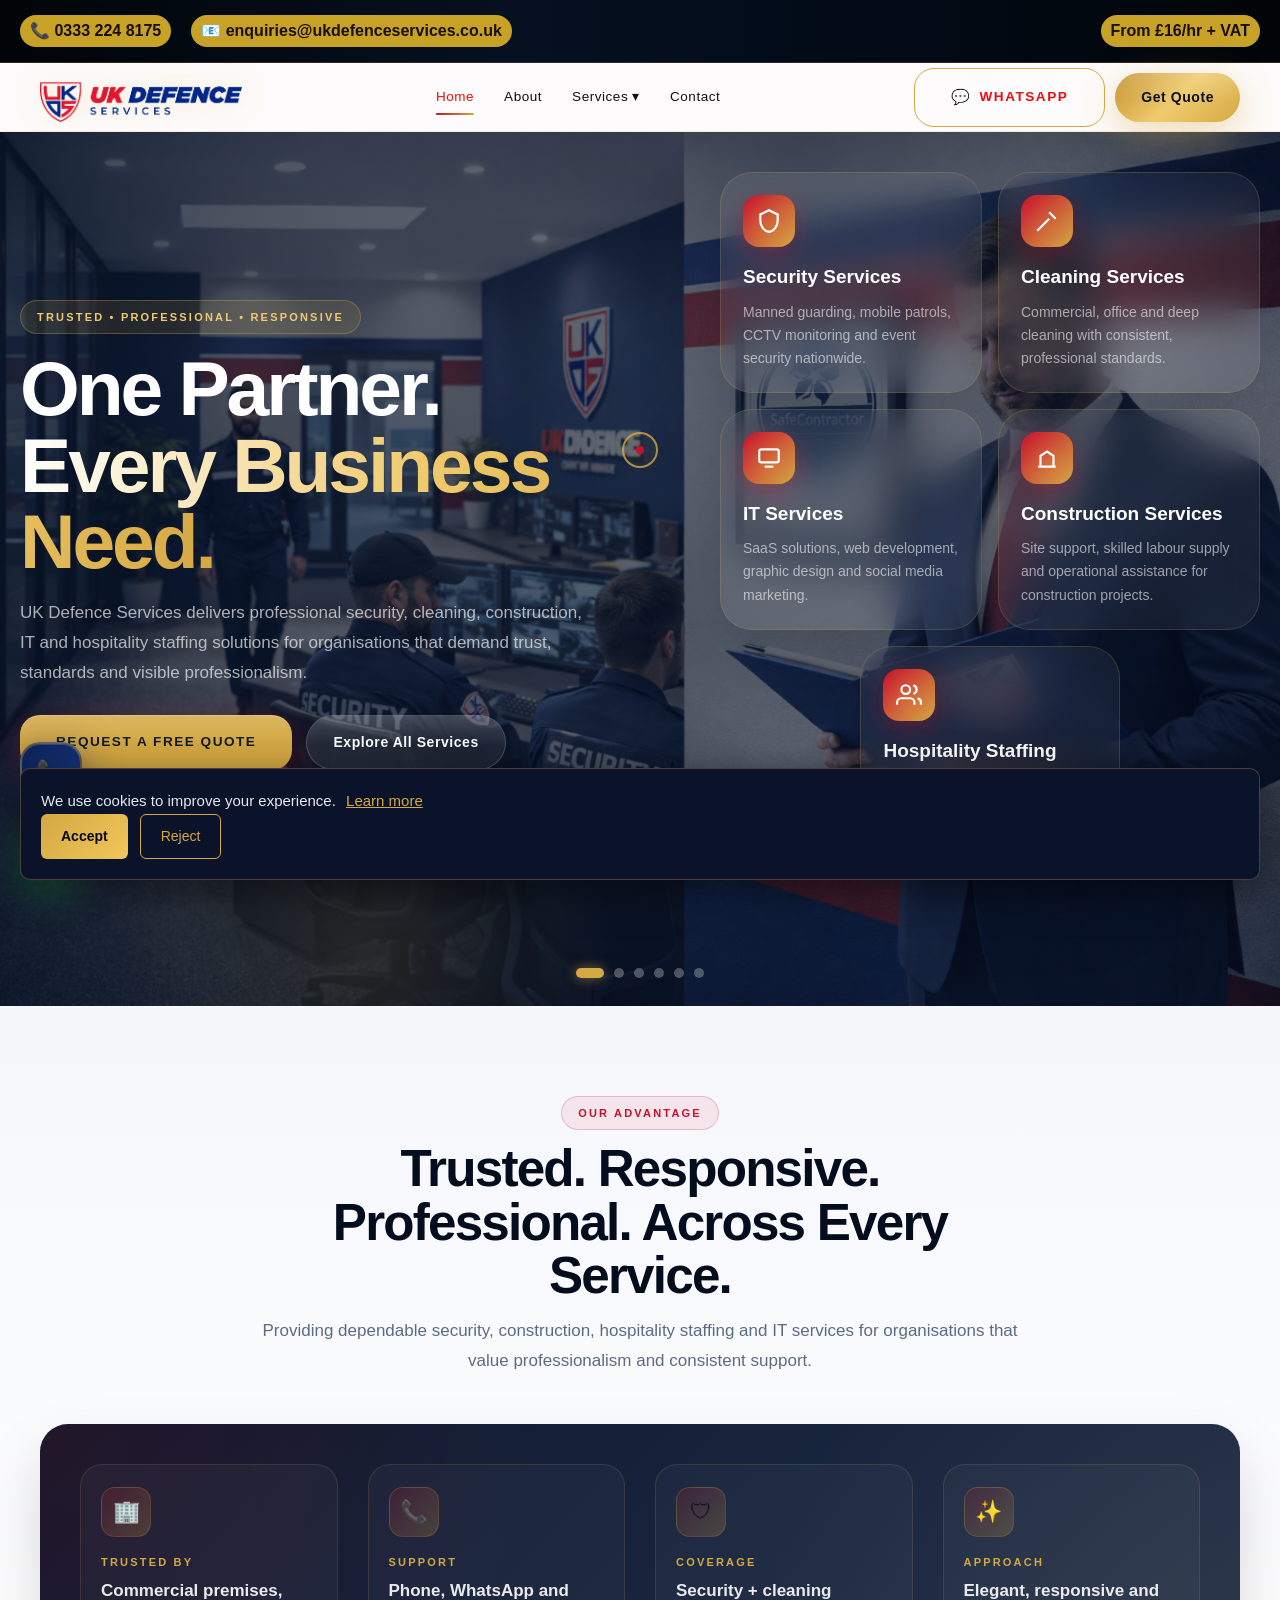
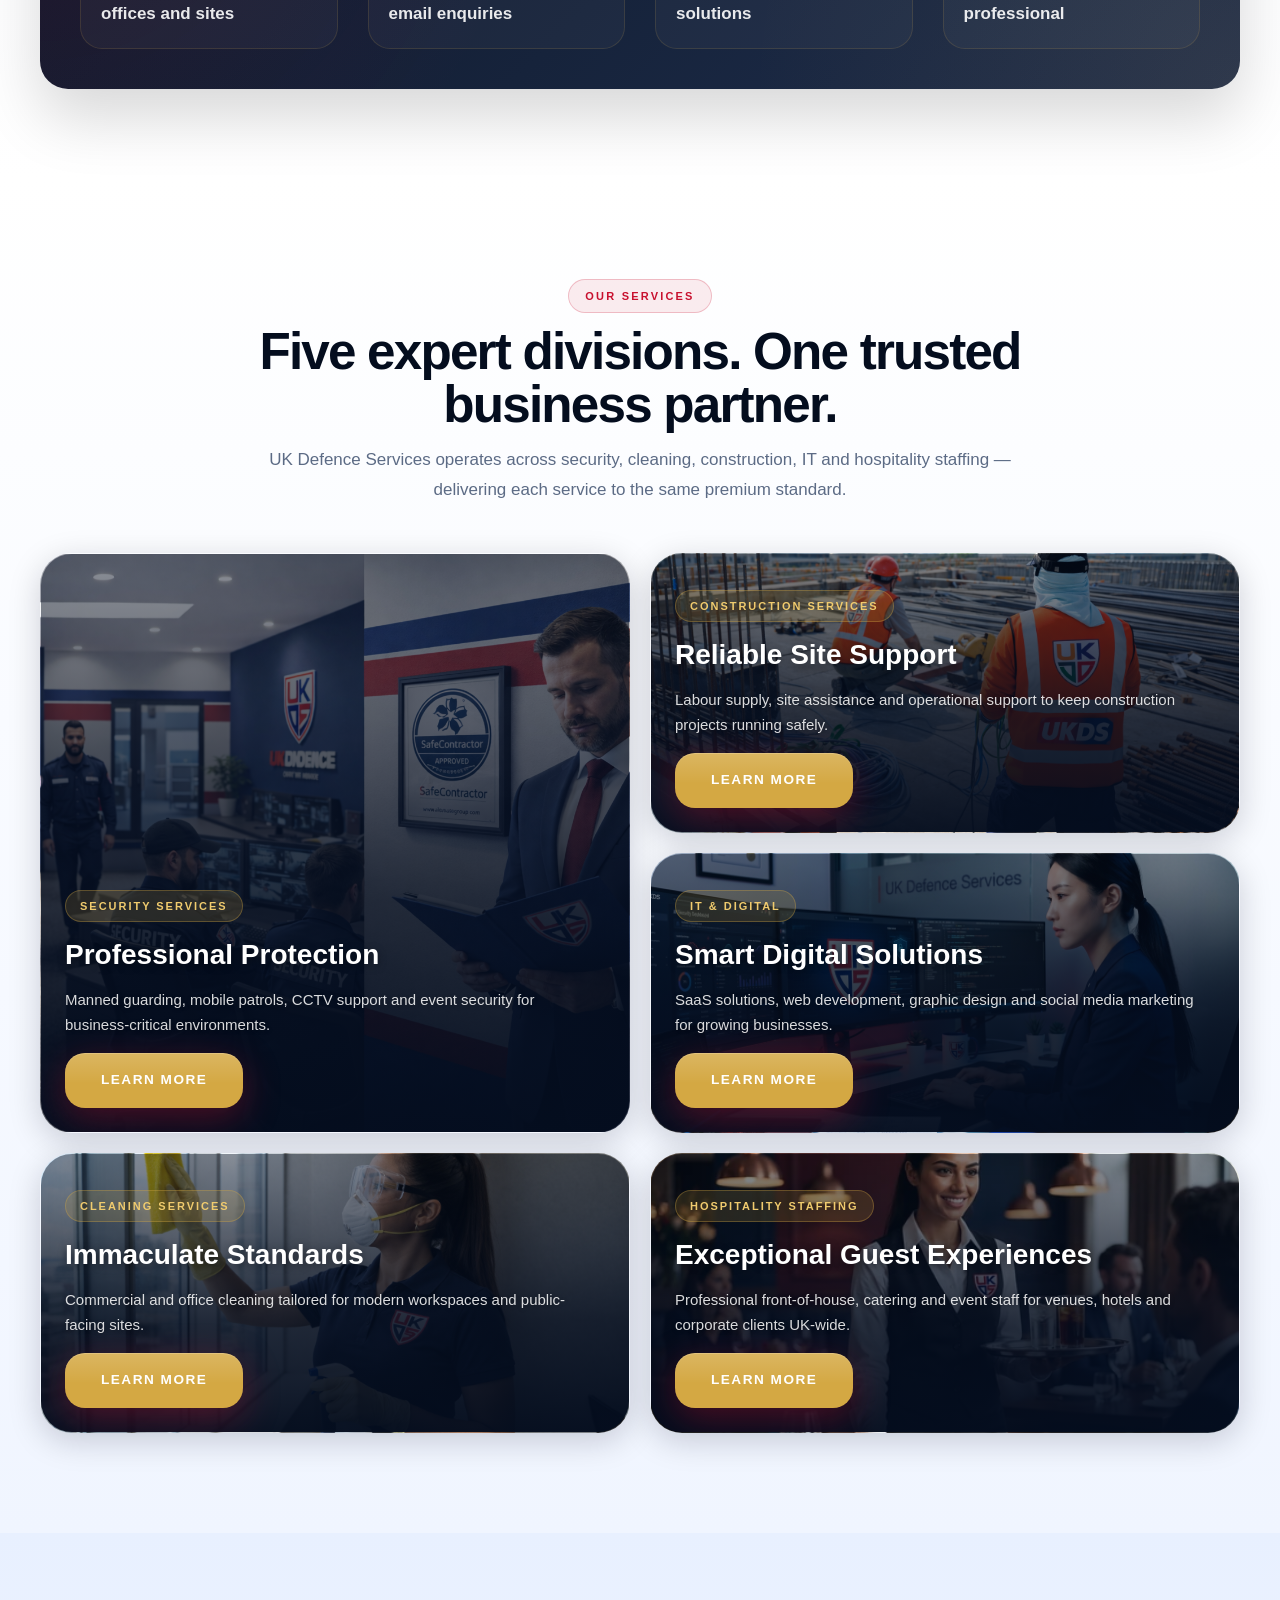
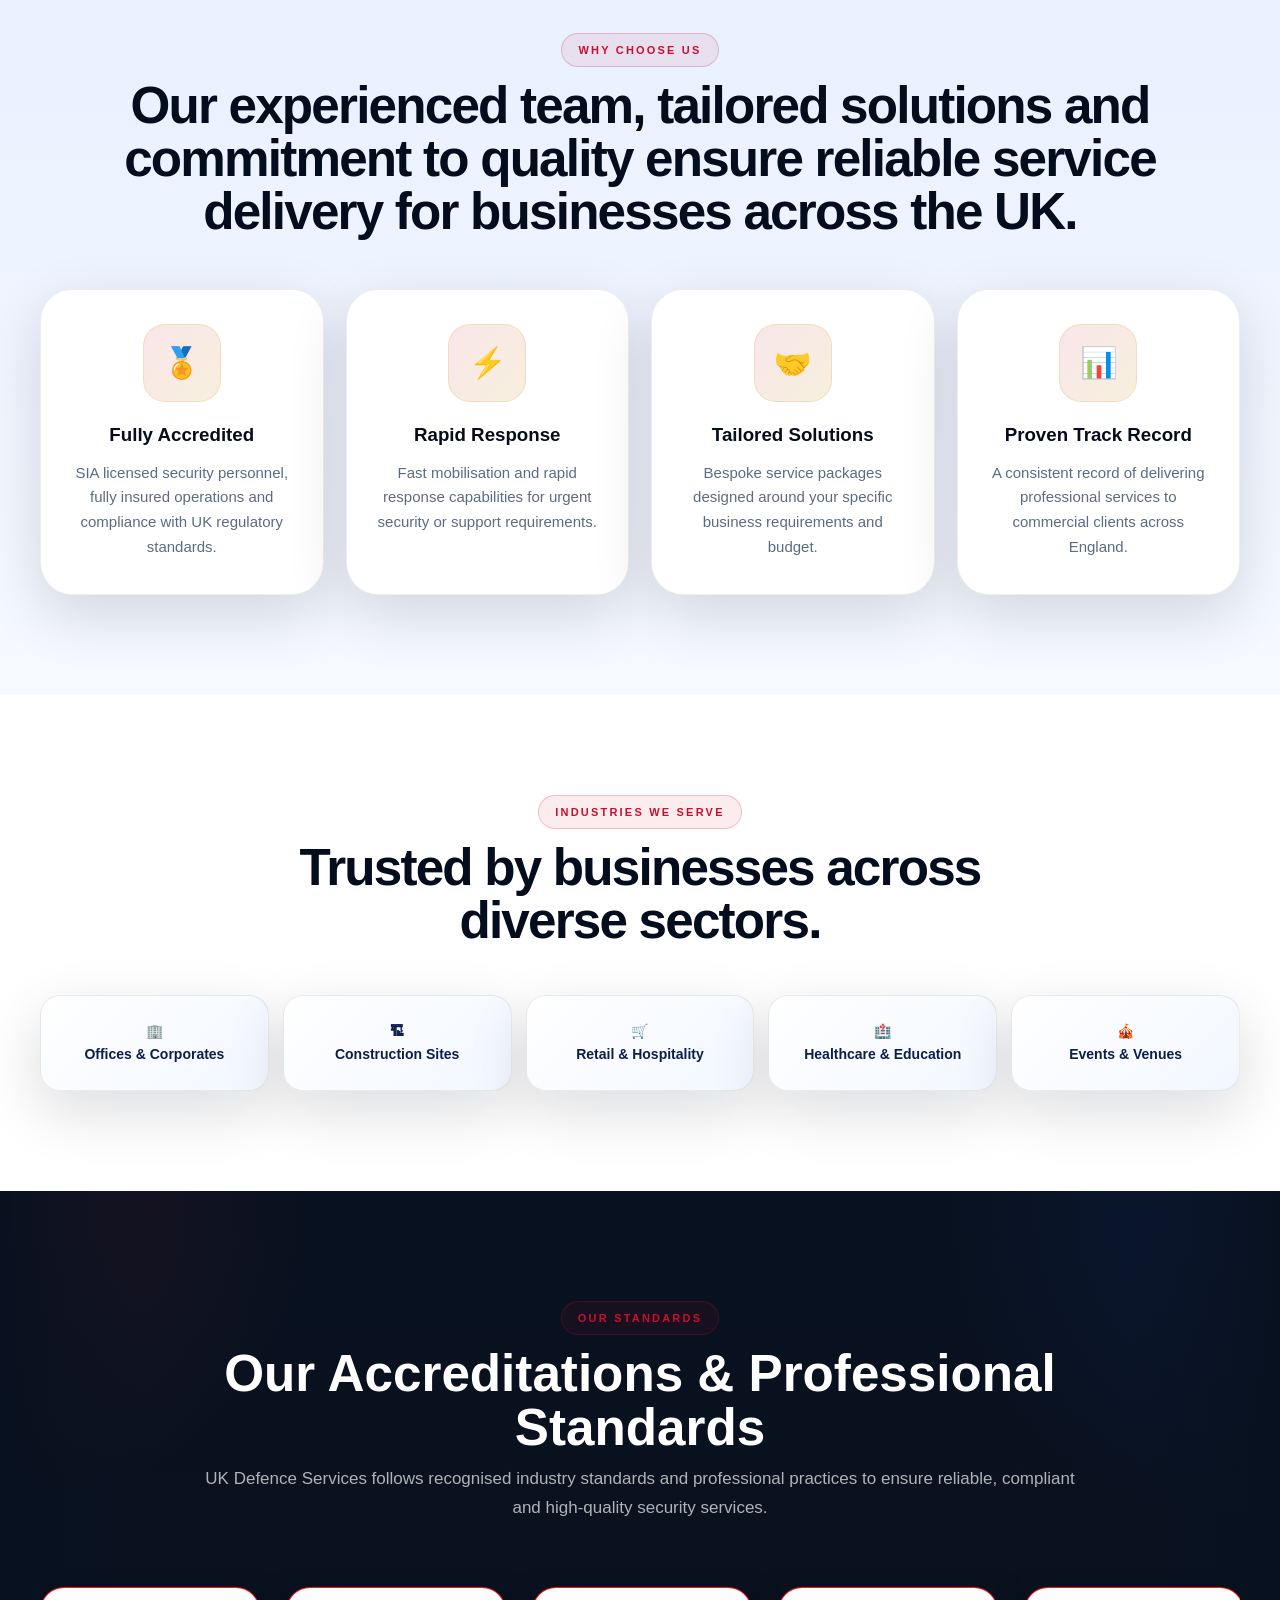
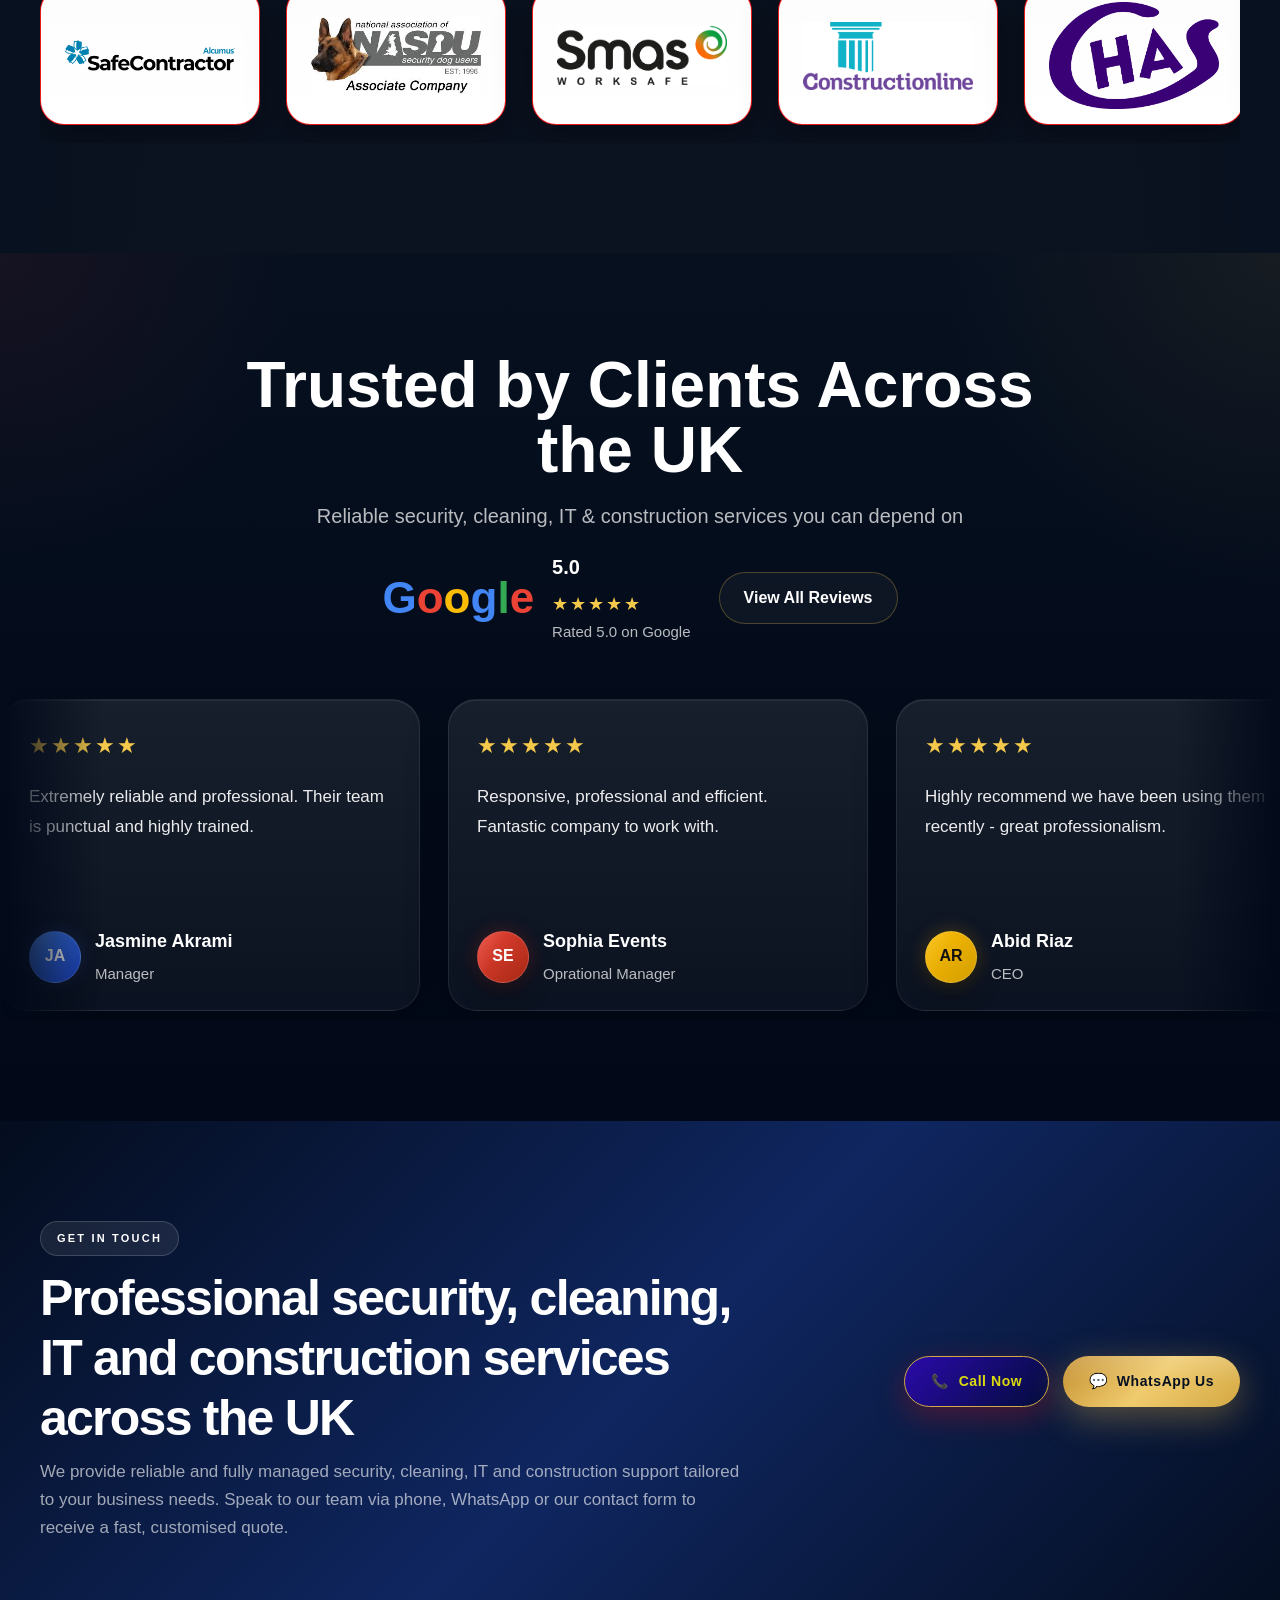
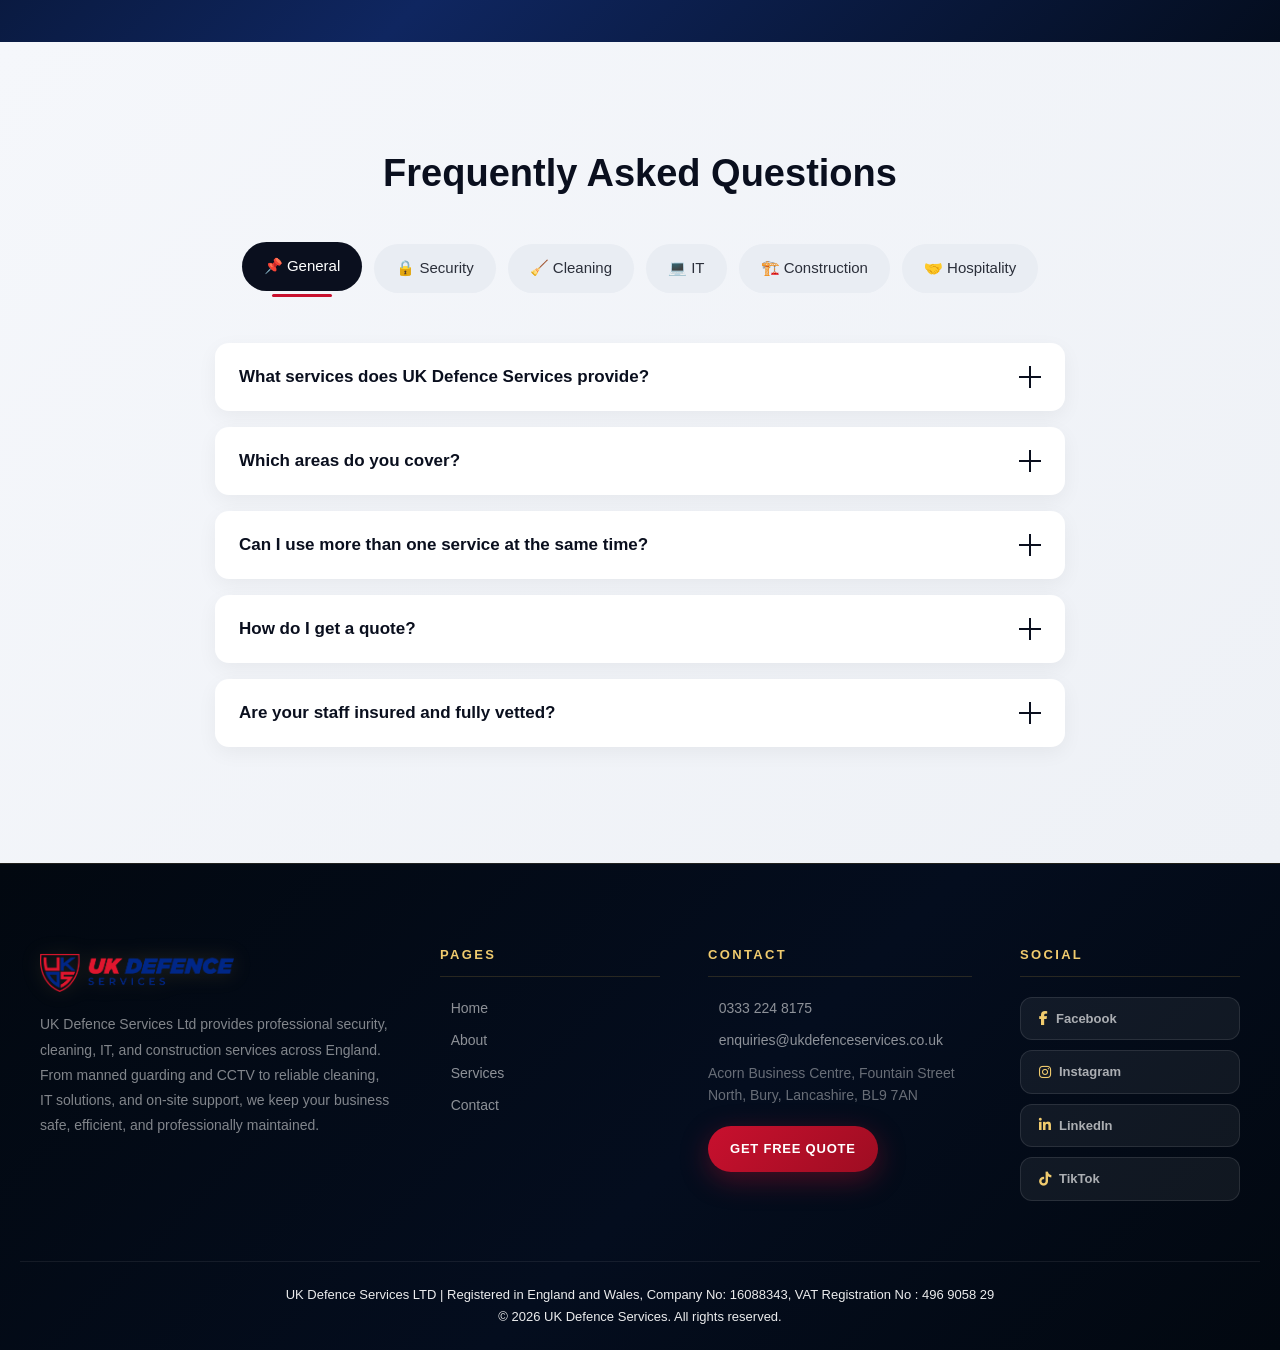
<file: index.html>
<!-- ========================= FILE: index.html ========================= -->
<!DOCTYPE html>
<html lang="en">
<head>
  <meta charset="UTF-8" />
  <meta name="viewport" content="width=device-width, initial-scale=1.0">
  <title>UK Defence Services | Security · IT · Construction · Hospitality</title>
  <meta name="description" content="UK Defence Services provides professional security and cleaning services across the UK for offices, construction sites, retail premises, events and commercial properties." />
  <link rel="preconnect" href="https://fonts.googleapis.com">
  <link rel="preconnect" href="https://fonts.gstatic.com" crossorigin>
  <link href="https://fonts.googleapis.com/css2?family=Cormorant+Garamond:ital,wght@0,300;0,400;0,500;0,600;0,700;1,300;1,400;1,600&family=Plus+Jakarta+Sans:ital,wght@0,300;0,400;0,500;0,600;0,700;0,800;1,300;1,400&display=swap" rel="stylesheet">
  <link rel="stylesheet" href="https://cdnjs.cloudflare.com/ajax/libs/font-awesome/6.5.1/css/all.min.css">


  <link rel="stylesheet" href="cookie.css">
  <link rel="stylesheet" href="style.css">
<link rel="stylesheet" href="hamburger-fix.css">


</head>

<body class="has-custom-cursor">
<div class="cursor-ring"></div>
<div class="cursor-dot"></div>

  <!-- ===== START: Top Bar ===== -->
  <div class="topbar">
    <div class="container topbar-inner">
      <div class="topbar-left">

        <span style="background: #c8a227; color: #1a0e00; font-weight: 600; font-size: 16px; padding: 3px 10px; border-radius: 20px;">
          <a href="tel:03332248175" style="color: #1a0e00; text-decoration: none;">
            📞 0333 224 8175 </a>
        </span>

        
      <span style="background: #c8a227; color: #1a0e00; font-weight: 600; font-size: 16px; padding: 3px 10px; border-radius: 20px;">
         <a href="mailto:enquiries@ukdefenceservices.co.uk" style="color: #1a0e00; text-decoration: none;">
           📧 enquiries@ukdefenceservices.co.uk </a>
      </span>

      </div>
       <span style="background: #c8a227; color: #1a0e00; font-weight: 600; font-size: 16px; padding: 3px 10px; 
       border-radius: 20px;">From £16/hr + VAT</span>
     
    </div>
  </div>
  <!-- ===== END: Top Bar ===== -->

  <!-- ===== START: Header / Navigation ===== -->
<header class="site-header" id="siteHeader">
  <div class="container nav-wrap">

    <a class="brand" href="index.html">
      <img src="logo.png" alt="UK Defence Services Logo" class="brand-logo-img" />
    </a>

    <nav class="main-nav" id="mainNav">
      <a href="index.html" class="active">Home</a>
      <a href="about.html">About</a>

      <div class="mega-menu">
        <a href="services.html" class="mega-trigger">Services ▾</a>
        <div class="mega-content">
          <div class="mega-column">
            <h4>Security</h4>
            <a href="security.html">🛡 Security Services</a>
            <p>Manned guarding, patrols, CCTV and event security.</p>
          </div>
          <div class="mega-column">
            <h4>Cleaning</h4>
            <a href="cleaning.html">🧹 Cleaning Services</a>
            <p>Commercial, office and deep cleaning for all premises.</p>
          </div>
          <div class="mega-column">
            <h4>Construction</h4>
            <a href="construction.html">🏗 Construction Services</a>
            <p>Labour supply, site support and skilled trades.</p>
          </div>
          <div class="mega-column">
            <h4>Hospitality</h4>
            <a href="hospitality.html">🍽 Hospitality Staffing</a>
            <p>Front-of-house and event hospitality staff.</p>
          </div>
          <div class="mega-column">
            <h4>Technology</h4>
            <a href="it-services.html">💻 IT &amp; Digital</a>
            <p>Web development, SaaS and digital marketing.</p>
          </div>
          <div class="mega-column">
            <h4>All Services</h4>
            <a href="services.html">📋 View All Services</a>
            <p>See our full range of professional services.</p>
          </div>
        </div>
      </div>

      <a href="contact.html">Contact</a>
    </nav>

    <div class="nav-actions">
      <a class="btn btn-outline btn-icon whatsapp-btn" href="https://wa.me/447380738256">
        <span>💬</span> WhatsApp
      </a>
      <a class="btn btn-gold" href="contact.html">Get Quote</a>
    </div>

    <button class="menu-toggle" id="menuToggle" aria-label="Open menu">☰</button>

  </div>
</header>
<!-- ===== END: Header / Navigation ===== -->


<!-- ===== MOBILE NAV — outside header so position:fixed works correctly ===== -->
<div class="mobile-nav" id="mobileNav">

  <a href="index.html" class="mnav-link">Home</a>
  <a href="about.html" class="mnav-link">About</a>

  <div class="mnav-services-trigger" id="svcTrigger" onclick="toggleMobileServices()">
    <span>Services</span>
    <span class="mnav-chevron" id="svcChevron"></span>
  </div>

  <div class="mnav-sub-drawer" id="svcDrawer">
    <a href="security.html" class="mnav-sub-item">
      <span class="mnav-sub-icon">🛡</span> Security Services
    </a>
    <a href="cleaning.html" class="mnav-sub-item">
      <span class="mnav-sub-icon">🧹</span> Cleaning Services
    </a>
    <a href="construction.html" class="mnav-sub-item">
      <span class="mnav-sub-icon">🏗</span> Construction
    </a>
    <a href="hospitality.html" class="mnav-sub-item">
      <span class="mnav-sub-icon">🍽</span> Hospitality
    </a>
    <a href="it-services.html" class="mnav-sub-item">
      <span class="mnav-sub-icon">💻</span> IT &amp; Digital
    </a>
    <a href="services.html" class="mnav-sub-item">
      <span class="mnav-sub-icon">📋</span> All Services
    </a>
  </div>

  <a href="contact.html" class="mnav-link">Contact</a>

</div>
<!-- ===== END: MOBILE NAV ===== -->
  <!-- ===== END: Header / Navigation ===== -->


  <!-- Everypage change here-->

  <!-- ===== START: Hero Carousel ===== -->

<section class="hero hero-home">
  <div class="hero-bg-lines"></div>
  <div class="hero-carousel" id="heroCarousel">

    <!-- ================================================ -->
    <!-- SLIDE 1 — Overview (All Services)                -->
    <!-- ================================================ -->
    <div class="hero-slide active security-slide"
      style="background-image:
        linear-gradient(90deg, rgba(7,18,38,.78), rgba(7,18,38,.46)),
        url('Security.png');">

      <div class="container hero-inner">
        <div class="hero-copy">
          <span class="eyebrow">Trusted • Professional • Responsive</span>
          <h1>One Partner.<br><span>Every Business Need.</span></h1>
          <p>UK Defence Services delivers professional security, cleaning, construction, IT and hospitality staffing solutions for organisations that demand trust, standards and visible professionalism.</p>
          <div class="hero-cta-row">
            <a class="btn btn-primary" href="contact.html">Request a Free Quote</a>
            <a class="btn btn-ghost" href="services.html">Explore All Services</a>
          </div>
          <div class="hero-points">
            <span>24/7 Support</span>
            <span>Commercial Clients</span>
            <span>Rapid Response</span>
            <span>UK-Wide Coverage</span>
          </div>
        </div>

        <div class="hero-card-grid">
          <div class="hero-mini-card glass-card">
            <div class="hero-mini-icon">
              <svg width="26" height="26" viewBox="0 0 24 24" fill="none" stroke="white" stroke-width="2">
                <path d="M12 2L4 6v6c0 5 3.8 9.7 8 10 4.2-.3 8-5 8-10V6l-8-4z"/>
              </svg>
            </div>
            <h3>Security Services</h3>
            <p>Manned guarding, mobile patrols, CCTV monitoring and event security nationwide.</p>
          </div>
          <div class="hero-mini-card glass-card">
            <div class="hero-mini-icon">
              <svg width="26" height="26" viewBox="0 0 24 24" fill="none" stroke="white" stroke-width="2">
                <path d="M3 21l6-6M14 4l6 6M8 16l6-6"/>
              </svg>
            </div>
            <h3>Cleaning Services</h3>
            <p>Commercial, office and deep cleaning with consistent, professional standards.</p>
          </div>
          <div class="hero-mini-card glass-card">
            <div class="hero-mini-icon">
              <svg width="26" height="26" viewBox="0 0 24 24" fill="none" stroke="white" stroke-width="2">
                <rect x="3" y="4" width="18" height="12" rx="2"/>
                <path d="M8 20h8"/>
              </svg>
            </div>
            <h3>IT Services</h3>
            <p>SaaS solutions, web development, graphic design and social media marketing.</p>
          </div>
          <div class="hero-mini-card glass-card">
            <div class="hero-mini-icon">
              <svg width="26" height="26" viewBox="0 0 24 24" fill="none" stroke="white" stroke-width="2">
                <path d="M4 20h16M6 20V10l6-4 6 4v10"/>
              </svg>
            </div>
            <h3>Construction Services</h3>
            <p>Site support, skilled labour supply and operational assistance for construction projects.</p>
          </div>
          <div class="hero-mini-card glass-card">
            <div class="hero-mini-icon">
              <svg width="26" height="26" viewBox="0 0 24 24" fill="none" stroke="white" stroke-width="2">
                <path d="M17 21v-2a4 4 0 0 0-4-4H5a4 4 0 0 0-4 4v2"/>
                <circle cx="9" cy="7" r="4"/>
                <path d="M23 21v-2a4 4 0 0 0-3-3.87"/>
                <path d="M16 3.13a4 4 0 0 1 0 7.75"/>
              </svg>
            </div>
            <h3>Hospitality Staffing</h3>
            <p>Reliable front-of-house, catering and event staffing for venues across the UK.</p>
          </div>
        </div>
      </div>
    </div>
    <!-- END SLIDE 1 -->

    <!-- ================================================ -->
    <!-- SLIDE 2 — Security                               -->
    <!-- ================================================ -->
    <div class="hero-slide"
      style="background-image:
        linear-gradient(90deg, rgba(7,18,38,.80), rgba(7,18,38,.48)),
        url('Security.png');">

      <div class="container hero-inner">
        <div class="hero-copy">
          <span class="eyebrow">Licensed • Vetted • Always On</span>
          <h1>Professional Security Services<br><span>You Can Rely On 24/7.</span></h1>
          <p>UK Defence Services provides SIA-licensed manned guarding, mobile patrols, CCTV monitoring and event security for commercial, retail and public-sector clients across the UK.</p>
          <div class="hero-cta-row">
            <a class="btn btn-primary" href="contact.html">Get a Security Quote</a>
            <a class="btn btn-ghost" href="services.html">View Security Services</a>
          </div>
          <div class="hero-points">
            <span>SIA Licensed Guards</span>
            <span>Mobile Patrols</span>
            <span>CCTV Support</span>
            <span>Event Security</span>
          </div>
        </div>

        <div class="hero-side-card hero-stat-stack glass-card">
          <div class="hero-mini-icon">
            <svg width="28" height="28" viewBox="0 0 24 24" fill="none" stroke="white" stroke-width="2" stroke-linecap="round" stroke-linejoin="round">
              <path d="M12 2L4 6v6c0 5 3.8 9.7 8 10 4.2-.3 8-5 8-10V6l-8-4z"/>
            </svg>
          </div>
          <h3 style="color:#f5c35b;">Why Choose Us</h3>
          <ul>
            <li>SIA-licensed &amp; fully vetted officers</li>
            <li>24/7 control room support</li>
            <li>Rapid deployment nationwide</li>
            <li>Bespoke risk assessments</li>
          </ul>
        </div>
      </div>
    </div>
    <!-- END SLIDE 2 -->

    <!-- ================================================ -->
    <!-- SLIDE 3 — Cleaning                               -->
    <!-- ================================================ -->
    <div class="hero-slide"
      style="background-image:
        linear-gradient(90deg, rgba(7,18,38,.8), rgba(7,18,38,.48)),
        url('cleaning.png');">

      <div class="container hero-inner">
        <div class="hero-copy">
          <span class="eyebrow">Clean • Consistent • Professional</span>
          <h1>Commercial Cleaning Services<br><span>That Make a Lasting Impression.</span></h1>
          <p>From daily office cleans to specialist deep cleaning contracts, UK Defence Services maintains spotless environments for businesses, public buildings and high-footfall venues across the UK.</p>
          <div class="hero-cta-row">
            <a class="btn btn-primary" href="contact.html">Book a Cleaning Consultation</a>
          
          </div>
          <div class="hero-points">
            <span>Office Cleaning</span>
            <span>Deep Cleaning</span>
            <span>Flexible Contracts</span>
            <span>Eco-Friendly Products</span>
          </div>
        </div>

        <div class="hero-stat-stack glass-card hero-stat-up">
          <div><strong>50+</strong><span>Sites Supported</span></div>
          <div><strong>98%</strong><span>Client Satisfaction</span></div>
          <div><strong>24/7</strong><span>Service Availability</span></div>
        </div>
      </div>
    </div>
    <!-- END SLIDE 3 -->

    <!-- ================================================ -->
    <!-- SLIDE 4 — Construction                           -->
    <!-- ================================================ -->
    <div class="hero-slide"
      style="background-image:
        linear-gradient(90deg, rgba(7,18,38,.80), rgba(7,18,38,.48)),
        url('Construction.png');">

      <div class="container hero-inner">
        <div class="hero-copy">
          <span class="eyebrow">Site Support • Labour Supply • Delivery</span>
          <h1>Construction Support Services<br><span>Built for Reliable Site Operations.</span></h1>
          <p>UK Defence Services supplies skilled site labour, operational support staff and project assistance to construction companies and contractors who need dependable, safety-conscious teams on the ground.</p>
          <div class="hero-cta-row">
            <a class="btn btn-primary" href="contact.html">Request Site Support</a>
            <a class="btn btn-ghost" href="services.html">Explore Construction Services</a>
          </div>
          <div class="hero-points">
            <span>Skilled Labour Supply</span>
            <span>Site Assistance</span>
            <span>Health &amp; Safety Compliant</span>
            <span>Flexible Coverage</span>
          </div>
        </div>

        <div class="hero-side-card hero-stat-stack glass-card">
          <div class="hero-mini-icon">
            <svg width="28" height="28" viewBox="0 0 24 24" fill="none" stroke="white" stroke-width="2" stroke-linecap="round" stroke-linejoin="round">
              <circle cx="12" cy="12" r="3"></circle>
              <path d="M19.4 15a1.7 1.7 0 0 0 .3 1.8l.1.1a2 2 0 1 1-2.8 2.8l-.1-.1a1.7 1.7 0 0 0-1.8-.3 1.7 1.7 0 0 0-1 1.5V21a2 2 0 1 1-4 0v-.1a1.7 1.7 0 0 0-1-1.5 1.7 1.7 0 0 0-1.8.3l-.1.1a2 2 0 1 1-2.8-2.8l.1-.1a1.7 1.7 0 0 0 .3-1.8 1.7 1.7 0 0 0-1.5-1H3a2 2 0 1 1 0-4h.1a1.7 1.7 0 0 0 1.5-1 1.7 1.7 0 0 0-.3-1.8l-.1-.1a2 2 0 1 1 2.8-2.8l.1.1a1.7 1.7 0 0 0 1.8.3h0A1.7 1.7 0 0 0 10.5 3H11a2 2 0 1 1 4 0h-.1a1.7 1.7 0 0 0 1 1.5h0a1.7 1.7 0 0 0 1.8-.3l.1-.1a2 2 0 1 1 2.8 2.8l-.1.1a1.7 1.7 0 0 0-.3 1.8v0A1.7 1.7 0 0 0 21 10.5V11a2 2 0 1 1 0 4h-.1a1.7 1.7 0 0 0-1.5 1z"></path>
            </svg>
          </div>
          <h3 style="color:#f5c35b;">Operational Excellence</h3>
          <ul>
            <li>Fully trained &amp; certified staff</li>
            <li>Rapid response deployment</li>
            <li>Flexible site coverage</li>
            <li>Consistent service standards</li>
          </ul>
        </div>
      </div>
    </div>
    <!-- END SLIDE 4 -->

    <!-- ================================================ -->
    <!-- SLIDE 5 — IT Services                            -->
    <!-- ================================================ -->
    <div class="hero-slide"
      style="background-image:
        linear-gradient(90deg, rgba(7,18,38,.80), rgba(7,18,38,.48)),
        url('IT.png');">

      <div class="container hero-inner">
        <div class="hero-copy">
          <span class="eyebrow">Digital • Scalable • Results-Driven</span>
          <h1>IT &amp; Digital Solutions<br><span>Built to Grow Your Business.</span></h1>
          <p>From bespoke web development and SaaS platforms to graphic design and social media marketing, UK Defence Services helps organisations build a powerful, measurable digital presence.</p>
          <div class="hero-cta-row">
            <a class="btn btn-primary" href="contact.html">Start Your Digital Project</a>
            <a class="btn btn-ghost" href="services.html">Explore IT Services</a>
          </div>
          <div class="hero-points">
            <span>Web Development</span>
            <span>SaaS Solutions</span>
            <span>Graphic Design</span>
            <span>Social Media Marketing</span>
          </div>
        </div>

        <div class="hero-side-card hero-stat-stack glass-card">
          <div class="hero-mini-icon">
            <svg width="28" height="28" viewBox="0 0 24 24" fill="none" stroke="white" stroke-width="2" stroke-linecap="round" stroke-linejoin="round">
              <path d="M3 12l4-4 4 4 4-4 6 6"></path>
            </svg>
          </div>
          <h3 style="color:#f5c35b;">Our Digital Promise</h3>
          <ul>
            <li>Clear, transparent communication</li>
            <li>On-time, on-budget delivery</li>
            <li>SEO &amp; performance-first builds</li>
            <li>Long-term support partnerships</li>
          </ul>
        </div>
      </div>
    </div>
    <!-- END SLIDE 5 -->

    <!-- ================================================ -->
    <!-- SLIDE 6 — Hospitality Staffing                   -->
    <!-- ================================================ -->
    <div class="hero-slide"
      style="background-image:
        linear-gradient(90deg, rgba(7,18,38,.80), rgba(7,18,38,.48)),
        url('Hospitality.png');">

      <div class="container hero-inner">
        <div class="hero-copy">
          <span class="eyebrow">Front-of-House • Events • Catering</span>
          <h1>Hospitality Staffing Solutions<br><span>That Elevate Every Guest Experience.</span></h1>
          <p>UK Defence Services supplies experienced, professional hospitality staff — from front-of-house and bar teams to event catering crews — helping venues, hotels and corporate clients deliver exceptional service every time.</p>
          <div class="hero-cta-row">
            <a class="btn btn-primary" href="contact.html">Enquire About Staffing</a>
            <a class="btn btn-ghost" href="services.html">Explore Hospitality Services</a>
          </div>
          <div class="hero-points">
            <span>Event Staffing</span>
            <span>Front-of-House Teams</span>
            <span>Catering Support</span>
            <span>Short &amp; Long-Term Contracts</span>
          </div>
        </div>

        <div class="hero-side-card hero-stat-stack glass-card">
          <div class="hero-mini-icon">
            <svg width="28" height="28" viewBox="0 0 24 24" fill="none" stroke="white" stroke-width="2" stroke-linecap="round" stroke-linejoin="round">
              <path d="M17 21v-2a4 4 0 0 0-4-4H5a4 4 0 0 0-4 4v2"/>
              <circle cx="9" cy="7" r="4"/>
              <path d="M23 21v-2a4 4 0 0 0-3-3.87"/>
              <path d="M16 3.13a4 4 0 0 1 0 7.75"/>
            </svg>
          </div>
          <h3 style="color:#f5c35b;">Staffing You Can Trust</h3>
          <ul>
            <li>Fully vetted &amp; trained personnel</li>
            <li>Last-minute cover available</li>
            <li>Uniformed, presentable teams</li>
            <li>UK-wide placement capability</li>
          </ul>
        </div>
      </div>
    </div>
    <!-- END SLIDE 6 -->

  </div><!-- /hero-carousel -->

  <div class="hero-dots" id="heroDots">
    <button class="active" data-slide="0"></button>
    <button data-slide="1"></button>
    <button data-slide="2"></button>
    <button data-slide="3"></button>
    <button data-slide="4"></button>
    <button data-slide="5"></button>
  </div>
</section>


  <!-- ===== END: Hero Carousel ===== -->

  <!-- Every Page content will change from-->
  <!-- ===== START: PREMIUM TRUST STRIP ===== -->
<section class="section pull-up-strip reveal">
  <div class="container">
    <div class="section-heading center-width">
        <span class="tag-label">OUR ADVANTAGE</span>
        <h2>Trusted. Responsive. Professional. Across Every Service.</h2>
        <p>Providing dependable security, construction, hospitality staffing and IT services
            for organisations that value professionalism and consistent support.</p>
      </div>

      
    <div class="premium-strip-wrap">

        <div class="premium-strip-card reveal">
        <div class="premium-strip-icon">🏢</div>
        <small>Trusted By</small>
        <strong>Commercial premises, offices and sites</strong>
      </div>

      <div class="premium-strip-card reveal">
        <div class="premium-strip-icon">📞</div>
        <small>Support</small>
        <strong>Phone, WhatsApp and email enquiries</strong>
      </div>

      <div class="premium-strip-card reveal">
        <div class="premium-strip-icon">🛡</div>
        <small>Coverage</small>
        <strong>Security + cleaning solutions</strong>
      </div>

      <div class="premium-strip-card reveal">
        <div class="premium-strip-icon">✨</div>
        <small>Approach</small>
        <strong>Elegant, responsive and professional</strong>
      </div>

    </div>
  </div>
</section>
<!-- ===== END: PREMIUM TRUST STRIP ===== -->
  
  
    <!-- ===== START: Home Services Preview ===== -->
 <section class="section theme-light reveal">
  <div class="container">
    <div class="section-heading center-width">
      <span class="tag-label">Our Services</span>
      <h2>Five expert divisions. One trusted business partner.</h2>
      <p>UK Defence Services operates across security, cleaning, construction, IT and hospitality staffing — delivering each service to the same premium standard.</p>
    </div>

    <div class="service-feature-grid">

      <article class="feature-tile security">
        <div class="feature-content">
          <span class="feature-badge">Security Services</span>
          <h3>Professional Protection</h3>
          <p>Manned guarding, mobile patrols, CCTV support and event security for business-critical environments.</p>
          <a href="services.html" class="btn btn-small btn-primary">Learn More</a>
        </div>
      </article>

      <article class="feature-tile cleaning">
        <div class="feature-content">
          <span class="feature-badge">Cleaning Services</span>
          <h3>Immaculate Standards</h3>
          <p>Commercial and office cleaning tailored for modern workspaces and public-facing sites.</p>
          <a href="cleaning.html" class="btn btn-small btn-primary">Learn More</a>
        </div>
      </article>

      <article class="feature-tile construction">
        <div class="feature-content">
          <span class="feature-badge">Construction Services</span>
          <h3>Reliable Site Support</h3>
          <p>Labour supply, site assistance and operational support to keep construction projects running safely.</p>
          <a href="construction.html" class="btn btn-small btn-primary">Learn More</a>
        </div>
      </article>

      <article class="feature-tile it">
        <div class="feature-content">
          <span class="feature-badge">IT &amp; Digital</span>
          <h3>Smart Digital Solutions</h3>
          <p>SaaS solutions, web development, graphic design and social media marketing for growing businesses.</p>
          <a href="it-services.html" class="btn btn-small btn-primary">Learn More</a>
        </div>
      </article>

      <article class="feature-tile hospitality">
        <div class="feature-content">
          <span class="feature-badge">Hospitality Staffing</span>
          <h3>Exceptional Guest Experiences</h3>
          <p>Professional front-of-house, catering and event staff for venues, hotels and corporate clients UK-wide.</p>
          <a href="hospitatlity.html" class="btn btn-small btn-primary">Learn More</a>
        </div>
      </article>

    </div>
  </div>
</section>
  <!-- ===== END: Home Services Preview ===== -->


 



  <!-- ===== START: Why Choose Us ===== -->
 <section class="section theme-soft-blue reveal">
  <div class="container">
    <div class="section-heading center-align">
      <span class="tag-label">Why Choose Us</span>
      <h2>Our experienced team, tailored solutions and commitment to quality ensure reliable service delivery for businesses across the UK.</h2>
    </div>
    <div class="icon-card-grid four-col" style="margin-top:50px;">
      <div class="icon-card reveal">
        <div class="icon-bubble">🏅</div>
        <h3>Fully Accredited</h3>
        <p>SIA licensed security personnel, fully insured operations and compliance with UK regulatory standards.</p>
      </div>
      <div class="icon-card reveal">
        <div class="icon-bubble">⚡</div>
        <h3>Rapid Response</h3>
        <p>Fast mobilisation and rapid response capabilities for urgent security or support requirements.</p>
      </div>
      <div class="icon-card reveal">
        <div class="icon-bubble">🤝</div>
        <h3>Tailored Solutions</h3>
        <p>Bespoke service packages designed around your specific business requirements and budget.</p>
      </div>
      <div class="icon-card reveal">
        <div class="icon-bubble">📊</div>
        <h3>Proven Track Record</h3>
        <p>A consistent record of delivering professional services to commercial clients across England.</p>
      </div>
    </div>
  </div>
</section>

  <!-- ===== END: Why Choose Us ===== -->

  <!-- ===== START: Clients ===== -->
  <section class="section theme-white reveal">
  <div class="container">
    <div class="section-heading center-width">
      <span class="tag-label">Industries We Serve</span>
      <h2>Trusted by businesses across diverse sectors.</h2>
    </div>
    <div class="logo-strip">
      <div class="logo-chip">🏢<br>Offices &amp; Corporates</div>
      <div class="logo-chip">🏗<br>Construction Sites</div>
      <div class="logo-chip">🛒<br>Retail &amp; Hospitality</div>
      <div class="logo-chip">🏥<br>Healthcare &amp; Education</div>
      <div class="logo-chip">🎪<br>Events &amp; Venues</div>
    </div>
  </div>
</section>

  <!-- ===== END: Clients ===== -->

  <!-- ===== START: ACCREDITATIONS SECTION ===== -->
<section class="section accreditation-section reveal">

  <div class="container">

    <div class="section-heading-acc center-align">
      <span class="tag-label ">Our Standards</span>
      <h2>Our Accreditations & Professional Standards</h2>
      <p>
        UK Defence Services follows recognised industry standards and professional
        practices to ensure reliable, compliant and high-quality security services.
      </p>
    </div>

    <div class="logo-marquee">
  <div class="logo-track">

      <div class="accreditation-card"><img src="SafeContractor.png" alt="SafeContractor"> </div>
      <div class="accreditation-card"><img src="Nasdu.png" alt="Nasdu"></div>
      <div class="accreditation-card"><img src="SMAS_WorkSafe.png" alt="SMAS_WorkSafe"></div>
      <div class="accreditation-card"><img src="Constructionline.png" alt="Contructionline"></div>
     <div class="accreditation-card"><img src="Chas.png" alt="Chas"></div>

     <!-- Duplicate-->
    <div class="accreditation-card"><img src="SafeContractor.png" alt="SafeContractor"> </div>
      <div class="accreditation-card"><img src="Nasdu.png" alt="Nasdu"></div>
      <div class="accreditation-card"><img src="SMAS_WorkSafe.png" alt="SMAS_WorkSafe"></div>
      <div class="accreditation-card"><img src="Constructionline.png" alt="Contructionline"></div>
     <div class="accreditation-card"><img src="Chas.png" alt="Chas"></div> 
    </div>

  </div>
  </div>

</section>
<!-- ===== END: ACCREDITATIONS SECTION ===== -->

  <!-- ===== START: Review Section -->

<section class="reviews-section">
  <div class="reviews-header">
    <h2>Trusted by Clients Across the UK</h2>
    <p>Reliable security, cleaning, IT & construction services you can depend on</p>
  </div>

  <div class="google-badge">
    <div class="badge-left">
      <div class="g-logo">
        <span style="color:#4285F4;">G</span><span style="color:#EA4335;">o</span><span style="color:#FBBC05;">o</span><span style="color:#4285F4;">g</span><span style="color:#34A853;">l</span><span style="color:#EA4335;">e</span>
      </div>
      <div>
        <h3>5.0</h3>
        <div class="stars">★★★★★</div>
        <p>Rated 5.0 on Google</p>
      </div>
    </div>

    <a href="https://www.google.com/search?sca_esv=8f19c72cf42aa264&sxsrf=ANbL-n7tC4eh6jnr_g90RzQeXq5UlW4QOg:1774437989659&si=AL3DRZEsmMGCryMMFSHJ3StBhOdZ2-6yYkXd_doETEE1OR-qOQL97Y-yTmTCh1NS-DP-a7ZT7BzmAkIQPrWPARM6wcax31gt0BEiFDCafo8_tliyRqDTreuf7JcyokKJxMlJZxY6vDEgeDrJE3E9h-7bRKUhbtFy7Q%3D%3D&q=UK+DEFENCE+SERVICES+LTD+Reviews&sa=X&ved=2ahUKEwjQuLLQ-LqTAxVvWUEAHSLfGUEQ0bkNegQIHRAH&biw=1528&bih=732&dpr=2.5" target="_blank">View All Reviews</a>
  </div>

  <div class="reviews-marquee">
    <div class="reviews-track">

      <!-- CARD 1 -->
      <div class="review-card">
        <div class="stars">★★★★★</div>
        <p>Extremely reliable and professional. Their team is punctual and highly trained.</p>
        
        <div class="review-user">
        <div class="avatar g-blue">
            JA
            <span class="verified"></span>
        </div>
        <div>
            <h4>Jasmine Akrami</h4>
            <span>Manager </span>
        </div>
        </div>
      </div>

      <!-- CARD 2 -->
      <div class="review-card">
        <div class="stars">★★★★★</div>
        <p>Responsive, professional and efficient. Fantastic company to work with.</p>
       
        <div class="review-user">
  <div class="avatar g-red">
    SE
    <span class="verified"></span>
  </div>
  <div>
    <h4>Sophia Events</h4>
    <span>Oprational Manager</span>
  </div>
</div>
      </div>

      <!-- CARD 3 -->
      <div class="review-card">
        <div class="stars">★★★★★</div>
        <p>Highly recommend we have been using them recently - great professionalism.</p>
        
        <div class="review-user">
  <div class="avatar g-yellow">
  AR
    <span class="verified"></span>
  </div>
  <div>
    <h4>Abid Riaz</h4>
    <span>CEO </span>
  </div>
</div>    

      </div>

      <!-- CARD 4 -->
      <div class="review-card">
        <div class="stars">★★★★★</div>
        <p>My experience with this security company was very positive. All instructions were clear, they trusted me to do my job, and everything was well coordinated</p>
       
       <div class="review-user">
  <div class="avatar g-green">
    AK
    <span class="verified"></span>
  </div>
  <div>
    <h4>Aachint Kamboj Kamboj</h4>
    <span>Director</span>
  </div>
</div>
       

      </div>

      <!-- DUPLICATE SAME 4 CARDS AGAIN -->

    <!-- CARD 1 -->
      <div class="review-card">
        <div class="stars">★★★★★</div>
        <p>Extremely reliable and professional. Their team is punctual and highly trained.</p>
        
        <div class="review-user">
        <div class="avatar g-blue">
            JA
            <span class="verified"></span>
        </div>
        <div>
            <h4>Jasmine Akrami</h4>
            <span>Manager </span>
        </div>
        </div>
      </div>

      <!-- CARD 2 -->
      <div class="review-card">
        <div class="stars">★★★★★</div>
        <p>Responsive, professional and efficient. Fantastic company to work with.</p>
       
        <div class="review-user">
  <div class="avatar g-red">
    SE
    <span class="verified"></span>
  </div>
  <div>
    <h4>Sophia Events</h4>
    <span>Oprational Manager</span>
  </div>
</div>
      </div>

      <!-- CARD 3 -->
      <div class="review-card">
        <div class="stars">★★★★★</div>
        <p>Highly recommend we have been using them recently - great professionalism.</p>
        
        <div class="review-user">
  <div class="avatar g-yellow">
    AR
    <span class="verified"></span>
  </div>
  <div>
    <h4>Abid Riaz</h4>
    <span>CEO </span>
  </div>
</div>    

      </div>

      <!-- CARD 4 -->
      <div class="review-card">
        <div class="stars">★★★★★</div>
        <p>My experience with this security company was very positive. All instructions were clear, they trusted me to do my job, and everything was well coordinated</p>
       
       <div class="review-user">
  <div class="avatar g-green">
    AK
    <span class="verified"></span>
  </div>
  <div>
    <h4>Aachint Kamboj Kamboj</h4>
    <span>Director</span>
  </div>
</div>
       

      </div>


    </div>
  </div>
</section>
  

<!--  End premium Review Section -->
  

  <!-- ===== START: CTA Banner ===== -->
  <section class="section theme-gradient-cta">
    <div class="container cta-banner">
      <div>
        <span class="tag-label white-tag">Get in Touch</span>
        <h2 class="cta-heading">Professional security, cleaning, IT and construction services across the UK</h2>
        <p>We provide reliable and fully managed security, cleaning, IT and construction support 
          tailored to your business needs. Speak to our team via phone, WhatsApp or our contact form to receive a fast, customised quote.</p>
      </div>
      <div class="cta-buttons-col">
        <!--<a class="btn btn-outline btn-icon" href="https://wa.me/447380738256"><span>📞</span> Call Now </a >--> 
        <a href="tel:03332248175" class="btn btn-light call-btn"> <span>📞</span> Call Now </a>
        <!-- <a href="tel:03332248175" class="btn btn-light btn-icon"><span>📞</span> Call Now</a>  -->  
         
        
         
        <a href="https://wa.me/447380738256" class="btn btn-gold btn-icon"><span>💬</span> WhatsApp Us</a>
      </div>
    </div>
  </section>
  <!-- ===== END: CTA Banner ===== -->

  
<!-- ===== Start: New FAQ Section ===== -->
<section class="faq-section">
  <div class="container">
    <h2>Frequently Asked Questions</h2>

    <!-- TABS -->
    <div class="faq-tabs">
      <button class="tab active" onclick="openTab('general', this)">📌 General</button>
      <button class="tab" onclick="openTab('security', this)">🔒 Security</button>
      <button class="tab" onclick="openTab('cleaning', this)">🧹 Cleaning</button>
      <button class="tab" onclick="openTab('it', this)">💻 IT</button>
      <button class="tab" onclick="openTab('construction', this)">🏗️ Construction</button>
      <button class="tab" onclick="openTab('hospitality', this)">🤝 Hospitality</button>
    </div>

    <!-- GENERAL -->
    <div class="faq-content active" id="general">
      <div class="faq-item">
        <button class="faq-question">
          <span>What services does UK Defence Services provide?</span>
          <span class="faq-icon"></span>
        </button>
        <div class="faq-answer">
          <p>We provide security, cleaning, IT, construction support and hospitality staffing services across the UK, offering a complete solution for businesses that demand trust, standards and visible professionalism.</p>
        </div>
      </div>
      <div class="faq-item">
        <button class="faq-question">
          <span>Which areas do you cover?</span>
          <span class="faq-icon"></span>
        </button>
        <div class="faq-answer">
          <p>We operate across the whole of the UK including London, Manchester, Birmingham, Leeds, stafforshire, Sheffield and surrounding areas. For large projects we can also arrange staff accommodation and transport regardless of location.</p>
        </div>
      </div>
      <div class="faq-item">
        <button class="faq-question">
          <span>Can I use more than one service at the same time?</span>
          <span class="faq-icon"></span>
        </button>
        <div class="faq-answer">
          <p>Absolutely. Our services are designed to work seamlessly together, for example, combining security and cleaning,
             or IT and hospitality staffing. Having one trusted partner across multiple services simplifies your operations and provides
              a single point of contact.</p>
        </div>
      </div>
      <div class="faq-item">
        <button class="faq-question">
          <span>How do I get a quote?</span>
          <span class="faq-icon"></span>
        </button>
        <div class="faq-answer">
          <p>Simply contact us via our online enquiry form, email or phone. We will arrange a free consultation to understand your requirements and provide a tailored, no-obligation quote within 24 hours.</p>
        </div>
      </div>
      <div class="faq-item">
        <button class="faq-question">
          <span>Are your staff insured and fully vetted?</span>
          <span class="faq-icon"></span>
        </button>
        <div class="faq-answer">
          <p>Yes. All staff across every division are thoroughly vetted, reference-checked and covered under our comprehensive public liability and employers liability insurance. We maintain full compliance records for every operative we deploy.</p>
        </div>
      </div>
    </div>

    <!-- SECURITY -->
    <div class="faq-content" id="security">
      <div class="faq-item">
        <button class="faq-question">
          <span>Are your security guards SIA licensed?</span>
          <span class="faq-icon"></span>
        </button>
        <div class="faq-answer">
          <p>Yes. Every security officer deployed by UK Defence Services holds a valid SIA (Security Industry Authority) licence. We carry out rigorous background checks, identity verification and ongoing training to ensure all personnel meet the highest industry standards before being placed on any site.</p>
        </div>
      </div>
      <div class="faq-item">
        <button class="faq-question">
          <span>How quickly can you deploy security personnel?</span>
          <span class="faq-icon"></span>
        </button>
        <div class="faq-answer">
          <p>In most cases we can deploy vetted, licensed officers within 5-7 hours of contract agreement. For emergency situations we operate a rapid response service and will do everything possible to get cover in place as quickly as your situation demands.</p>
        </div>
      </div>
      <div class="faq-item">
        <button class="faq-question">
          <span>What types of premises do you cover?</span>
          <span class="faq-icon"></span>
        </button>
        <div class="faq-answer">
          <p>We provide security for commercial offices, retail premises, construction sites, warehouses, events, hospitals, schools and public-sector buildings. Our risk assessment process ensures the right officer profile and security plan for every site type.</p>
        </div>
      </div>
      <div class="faq-item">
        <button class="faq-question">
          <span>Can you provide mobile patrol services?</span>
          <span class="faq-icon"></span>
        </button>
        <div class="faq-answer">
          <p>Yes. Our mobile patrol teams conduct regular, randomised check visits to your premises, providing a visible
             deterrent without the cost of a full-time static guard. Each patrol is logged and you receive a written report after every visit.</p>
        </div>
      </div>
      <div class="faq-item">
        <button class="faq-question">
          <span>Do you provide 24/7 security coverage?</span>
          <span class="faq-icon"></span>
        </button>
        <div class="faq-answer">
          <p>Absolutely. We operate a 24/7 control room and can provide round-the-clock manned guarding, and mobile patrols . Whether you need daytime security, overnight cover or weekend-only protection, we tailor a schedule to your exact requirements.</p>
        </div>
      </div>
      <div class="faq-item">
        <button class="faq-question">
          <span>Do you offer event security services?</span>
          <span class="faq-icon"></span>
        </button>
        <div class="faq-answer">
          <p>Yes. We provide professional event security for corporate functions, public events, concerts, exhibitions and private occasions. Our teams are trained in crowd management, access control and emergency procedures, ensuring your event runs safely from start to finish.</p>
        </div>
      </div>
    </div>

    <!-- CLEANING -->
    <div class="faq-content" id="cleaning">
      <div class="faq-item">
        <button class="faq-question">
          <span>What types of cleaning contracts do you offer?</span>
          <span class="faq-icon"></span>
        </button>
        <div class="faq-answer">
          <p>We offer daily, weekly and bespoke cleaning contracts to suit your business. Whether you require early morning office cleans, daytime operatives on-site or one-off deep cleans, we build a schedule around your operations with no disruption to your working day.</p>
        </div>
      </div>

      <!--  
      
       <div class="faq-item">
        <button class="faq-question">
          <span>Do you use eco-friendly cleaning products?</span>
          <span class="faq-icon"></span>
        </button>
        <div class="faq-answer">
          <p>Yes. We prioritise environmentally responsible cleaning solutions across all contracts. Our products are COSHH compliant, low-VOC and where possible biodegradable, helping your business reduce its environmental impact without compromising on hygiene standards.</p>
        </div>
      </div>
      -->

    
      <div class="faq-item">
        <button class="faq-question">
          <span>Can you carry out deep cleaning services?</span>
          <span class="faq-icon"></span>
        </button>
        <div class="faq-answer">
          <p>Yes. Our specialist deep cleaning teams handle everything from industrial kitchen cleans and carpet extraction to end-of-tenancy and post-construction cleans. Deep cleaning is available as a standalone service or as a periodic addition to your regular contract.</p>
        </div>
      </div>
      <div class="faq-item">
        <button class="faq-question">
          <span>Are your cleaning staff vetted and insured?</span>
          <span class="faq-icon"></span>
        </button>
        <div class="faq-answer">
          <p>All cleaning operatives are fully vetted, reference-checked and covered under our comprehensive public liability and employers liability insurance. We carry out thorough inductions and regular supervision to ensure consistent quality across every site.</p>
        </div>
      </div>

      <!-- 
      <div class="faq-item">
        <button class="faq-question">
          <span>Do you provide cleaning supplies and equipment?</span>
          <span class="faq-icon"></span>
        </button>
        <div class="faq-answer">
          <p>Yes. We supply all necessary cleaning materials, chemicals and equipment as part of your contract. There is nothing you need to provide — our teams arrive fully equipped and prepared to deliver a professional result every time.</p>
        </div>
      </div>

      -->
      <div class="faq-item">
        <button class="faq-question">
          <span>Can cleaning schedules be adjusted at short notice?</span>
          <span class="faq-icon"></span>
        </button>
        <div class="faq-answer">
          <p>Yes. Our operations team is available to adjust your schedule, increase frequency or arrange additional cleans at short notice. Simply contact your dedicated account manager and we will accommodate your request as quickly as possible.</p>
        </div>
      </div>
    </div>

    <!-- IT -->
    <div class="faq-content" id="it">
      <div class="faq-item">
        <button class="faq-question">
          <span>What IT and digital services do you offer?</span>
          <span class="faq-icon"></span>
        </button>
        <div class="faq-answer">
          <p>We offer bespoke website design and development, SaaS platform setup, graphic design, branding, social media management and paid digital marketing campaigns. Whether you need a single service or a complete digital strategy, we deliver measurable results for your business.</p>
        </div>
      </div>
      <div class="faq-item">
        <button class="faq-question">
          <span>How long does it take to build a website?</span>
          <span class="faq-icon"></span>
        </button>
        <div class="faq-answer">
          <p>A standard business website typically takes 1 to 2 weeks from briefing to launch. 
            Larger e-commerce or bespoke web applications may take 4 to 6 weeks. We provide a clear project timeline at the start of every engagement so you always know what to expect.</p>
        </div>
      </div>
      <div class="faq-item">
        <button class="faq-question">
          <span>Will my website be optimised for search engines?</span>
          <span class="faq-icon"></span>
        </button>
        <div class="faq-answer">
          <p>Yes. Every website we build is developed with SEO best practices from the ground up, including optimised page structure, meta data, fast load speeds, mobile responsiveness and clean code. We also offer ongoing SEO services to help your business rank higher over time.</p>
        </div>
      </div>
      <div class="faq-item">
        <button class="faq-question">
          <span>Do you manage social media accounts on an ongoing basis?</span>
          <span class="faq-icon"></span>
        </button>
        <div class="faq-answer">
          <p>Yes. We offer monthly social media management packages covering content creation, scheduling, community management and performance reporting across LinkedIn, Instagram, Facebook and X, creating content that reflects your brand and engages your audience.</p>
        </div>
      </div>
      <div class="faq-item">
        <button class="faq-question">
          <span>Can you help with graphic design and branding?</span>
          <span class="faq-icon"></span>
        </button>
        <div class="faq-answer">
          <p>Yes. Our design team creates logos, brand identities, marketing materials, signage, presentation decks and digital assets. Whether launching a new brand or refreshing an existing one, we deliver professional, consistent design across every touchpoint.</p>
        </div>
      </div>
      <div class="faq-item">
        <button class="faq-question">
          <span>Do you offer support and maintenance after a website goes live?</span>
          <span class="faq-icon"></span>
        </button>
        <div class="faq-answer">
          <p>Yes. We offer ongoing maintenance packages covering security updates, performance monitoring, content changes and technical troubleshooting. We become your long-term digital partner, ensuring your website stays fast, secure and up to date at all times.</p>
        </div>
      </div>
    </div>

    <!-- CONSTRUCTION -->
    <div class="faq-content" id="construction">
      <div class="faq-item">
        <button class="faq-question">
          <span>What construction support services do you provide?</span>
          <span class="faq-icon"></span>
        </button>
        <div class="faq-answer">
          <p>We provide skilled and semi-skilled labour supply, site support staff, banksmen, groundworkers and general operatives for construction projects of all sizes. We also supply site supervisors, safety marshals and administrative support to keep your project running efficiently.</p>
        </div>
      </div>
      <!-- 
       <div class="faq-item">
        <button class="faq-question">
          <span>Are your construction workers CSCS card holders?</span>
          <span class="faq-icon"></span>
        </button>
        <div class="faq-answer">
          <p>Yes. All construction operatives hold valid CSCS cards appropriate to their trade and skill level. We verify all certifications before deployment and maintain up-to-date records for every operative on our books.</p>
        </div>
      </div>
      
      -->
     
      <div class="faq-item">
        <button class="faq-question">
          <span>Can you supply labour for short-term or emergency projects?</span>
          <span class="faq-icon"></span>
        </button>
        <div class="faq-answer">
          <p>Yes. We specialise in rapid labour deployment for both planned and emergency situations. If a subcontractor lets you down or you need additional operatives at short notice, our resourcing team can typically provide vetted workers within 24 to 48 hours.</p>
        </div>
      </div>
      <div class="faq-item">
        <button class="faq-question">
          <span>Do your staff comply with site health and safety requirements?</span>
          <span class="faq-icon"></span>
        </button>
        <div class="faq-answer">
          <p>Health and safety compliance is non-negotiable. All operatives receive site inductions, hold relevant certifications and are briefed on your specific site rules before commencing work. We carry full public liability insurance and ensure every worker meets your principal contractor's requirements.</p>
        </div>
      </div>
      <div class="faq-item">
        <button class="faq-question">
          <span>Do you work with both large contractors and small builders?</span>
          <span class="faq-icon"></span>
        </button>
        <div class="faq-answer">
          <p>Yes. We work with principal contractors on major developments as well as smaller building firms who need additional hands for specific phases of a project. Our flexible approach means we scale our service to suit the size and complexity of your build.</p>
        </div>
      </div>
      <div class="faq-item">
        <button class="faq-question">
          <span>What regions do you cover for construction labour supply?</span>
          <span class="faq-icon"></span>
        </button>
        <div class="faq-answer">
          <p>We supply construction labour across the whole of the UK. For large or long-term projects we can also arrange accommodation and transport solutions to ensure reliable attendance regardless of location.</p>
        </div>
      </div>
    </div>

    <!-- HOSPITALITY -->
    <div class="faq-content" id="hospitality">
      <div class="faq-item">
        <button class="faq-question">
          <span>What hospitality roles can you supply staff for?</span>
          <span class="faq-icon"></span>
        </button>
        <div class="faq-answer">
          <p>We supply waiting staff, bar staff, event hosts, catering assistants, kitchen porters, banqueting staff, receptionists and event supervisors. Whether you need one person or a full team, we match the right people to your event or venue requirements.</p>
        </div>
      </div>
      <div class="faq-item">
        <button class="faq-question">
          <span>Can you provide staff for one-off events?</span>
          <span class="faq-icon"></span>
        </button>
        <div class="faq-answer">
          <p>Absolutely. We cater for both one-off events and ongoing staffing requirements. Whether it is a corporate dinner, gala evening, product launch or sporting event, we supply professional uniformed staff at short notice with no long-term commitment required.</p>
        </div>
      </div>
      <div class="faq-item">
        <button class="faq-question">
          <span>How are your hospitality staff presented?</span>
          <span class="faq-icon"></span>
        </button>
        <div class="faq-answer">
          <p>
           Presentation is a priority. All our staff arrive in appropriate uniform, well-groomed and fully briefed on your event 
           requirements before arrival. We understand that our team is a direct reflection of your brand, and we ensure every team member
            represents you to the highest standard
          </p>
        </div>
      </div>
      <div class="faq-item">
        <button class="faq-question">
          <span>Do your hospitality staff have relevant experience?</span>
          <span class="faq-icon"></span>
        </button>
        <div class="faq-answer">
          <p>Yes. We only place experienced hospitality professionals who have been interviewed, reference-checked and assessed for the specific role required. Many of our staff have backgrounds in hotels, restaurants, banqueting and large-scale events.</p>
        </div>
      </div>
      <div class="faq-item">
        <button class="faq-question">
          <span>How much notice do you need to arrange hospitality staffing?</span>
          <span class="faq-icon"></span>
        </button>
        <div class="faq-answer">
          <p>We recommend booking as early as possible for large events, but in many cases we can arrange staffing with as little as 24hrs hours notice. Contact our team with your requirements and we will do everything we can to accommodate your timeline.</p>
        </div>
      </div>
      <div class="faq-item">
        <button class="faq-question">
          <span>Do you supply hospitality staff outside major cities?</span>
          <span class="faq-icon"></span>
        </button>
        <div class="faq-answer">
          <p>Yes. We supply hospitality staff across the whole of the UK. For events in more remote locations we can arrange travel and where necessary accommodation for staff, ensuring you have the team you need regardless of where your event is taking place.</p>
        </div>
      </div>
    </div>

  </div>
</section>

<!-- ===== END: New FAQ Section ===== -->


  <!-- ===== START: Footer ===== -->
  <footer class="site-footer">
    <div class="container footer-grid">
      <div>
        <img src="logo.png" alt="UK Defence Services Logo" class="footer-logo" />
        <p> UK Defence Services Ltd provides professional security, cleaning, IT, and construction 
          services across England. From manned guarding and CCTV to reliable cleaning, IT solutions, 
          and on-site support, we keep your business safe, efficient, and professionally maintained.</p>
      </div>
      <div>
        <h4>Pages</h4>
        <ul class="footer-links">
          <li><a href="index.html">Home</a></li>
          <li><a href="about.html">About</a></li>
          <li><a href="services.html">Services</a></li>
          <li><a href="contact.html">Contact</a></li>
        </ul>
      </div>
      <div>
        <h4>Contact</h4>
        <ul class="footer-links">
          <li><a href="tel:03332248175">0333 224 8175</a></li>
          <li><a href="mailto:enquiries@ukdefenceservices.co.uk">enquiries@ukdefenceservices.co.uk</a></li>
          <li>Acorn Business Centre, Fountain Street North, Bury, Lancashire, BL9 7AN</li>
        </ul>

        <a href="contact.html" class="footer-cta">Get Free Quote</a>
      </div>
      <div>
        <h4>Social</h4>
        <div class="footer-socials">

<a href="https://www.facebook.com/profile.php?id=61570883460494&locale=en_GB" class="social-chip">
<i class="fa-brands fa-facebook-f"></i>
Facebook
</a>

<a href="https://www.instagram.com/uk.defence.services.ltd/" class="social-chip">
<i class="fa-brands fa-instagram"></i>
Instagram
</a>

<a href="https://www.linkedin.com/company/108070191/admin/dashboard/" class="social-chip">
<i class="fa-brands fa-linkedin-in"></i>
LinkedIn
</a>




<a href="https://www.tiktok.com/@uk.defence.services.ltd" class="social-chip">
<i class="fa-brands fa-tiktok"></i>
TikTok
</a>

<!-- =====    ===== 
 <a href="#" class="social-chip">
<i class="fa-brands fa-pinterest-p"></i>
Pinterest
</a> 

<a href="#" class="social-chip">
<i class="fa-brands fa-x-twitter"></i>
Twitter
</a> 

<a href="#" class="social-chip">
<i class="fa-brands fa-youtube"></i>
Youtube
</a> 
-->
</div>

        
      </div>
    </div>
    
    <div class="container footer-bottom">UK Defence Services LTD | 
      Registered in England and Wales, Company No: 16088343,  VAT Registration No : 496 9058 29
        <br>© 2026 UK Defence Services. All rights reserved.</div>
  </footer>
  <!-- ===== END: Footer ===== -->

 

  <!-- ===== START: Floating CTA Buttons ===== -->
  <div class="floating-cta-stack">
    <a href="tel:03332248175" class="float-btn call">📞</a>
    <a href="https://wa.me/447380738256" class="float-btn whatsapp">💬</a>
  </div>
  <!-- ===== END: Floating CTA Buttons ===== -->

  <!-- ===== START: Live Chat Widget ===== -->
 
 


  
  <!-- cookies-->

  <div id="cookie-banner" class="cookie-banner">
  
  <p class="cookie-text">
    We use cookies to improve your experience.
    <a href="cookie-policy.html">Learn more</a>
  </p>

  <div class="cookie-actions">
    <button onclick="acceptCookies()">Accept</button>
    <button onclick="rejectCookies()">Reject</button>
  </div>

</div>

 <!-- End cookies-->

  <script src="script.js"></script>
  <script src="cookie.js"></script>
</body>
</html>
</file>
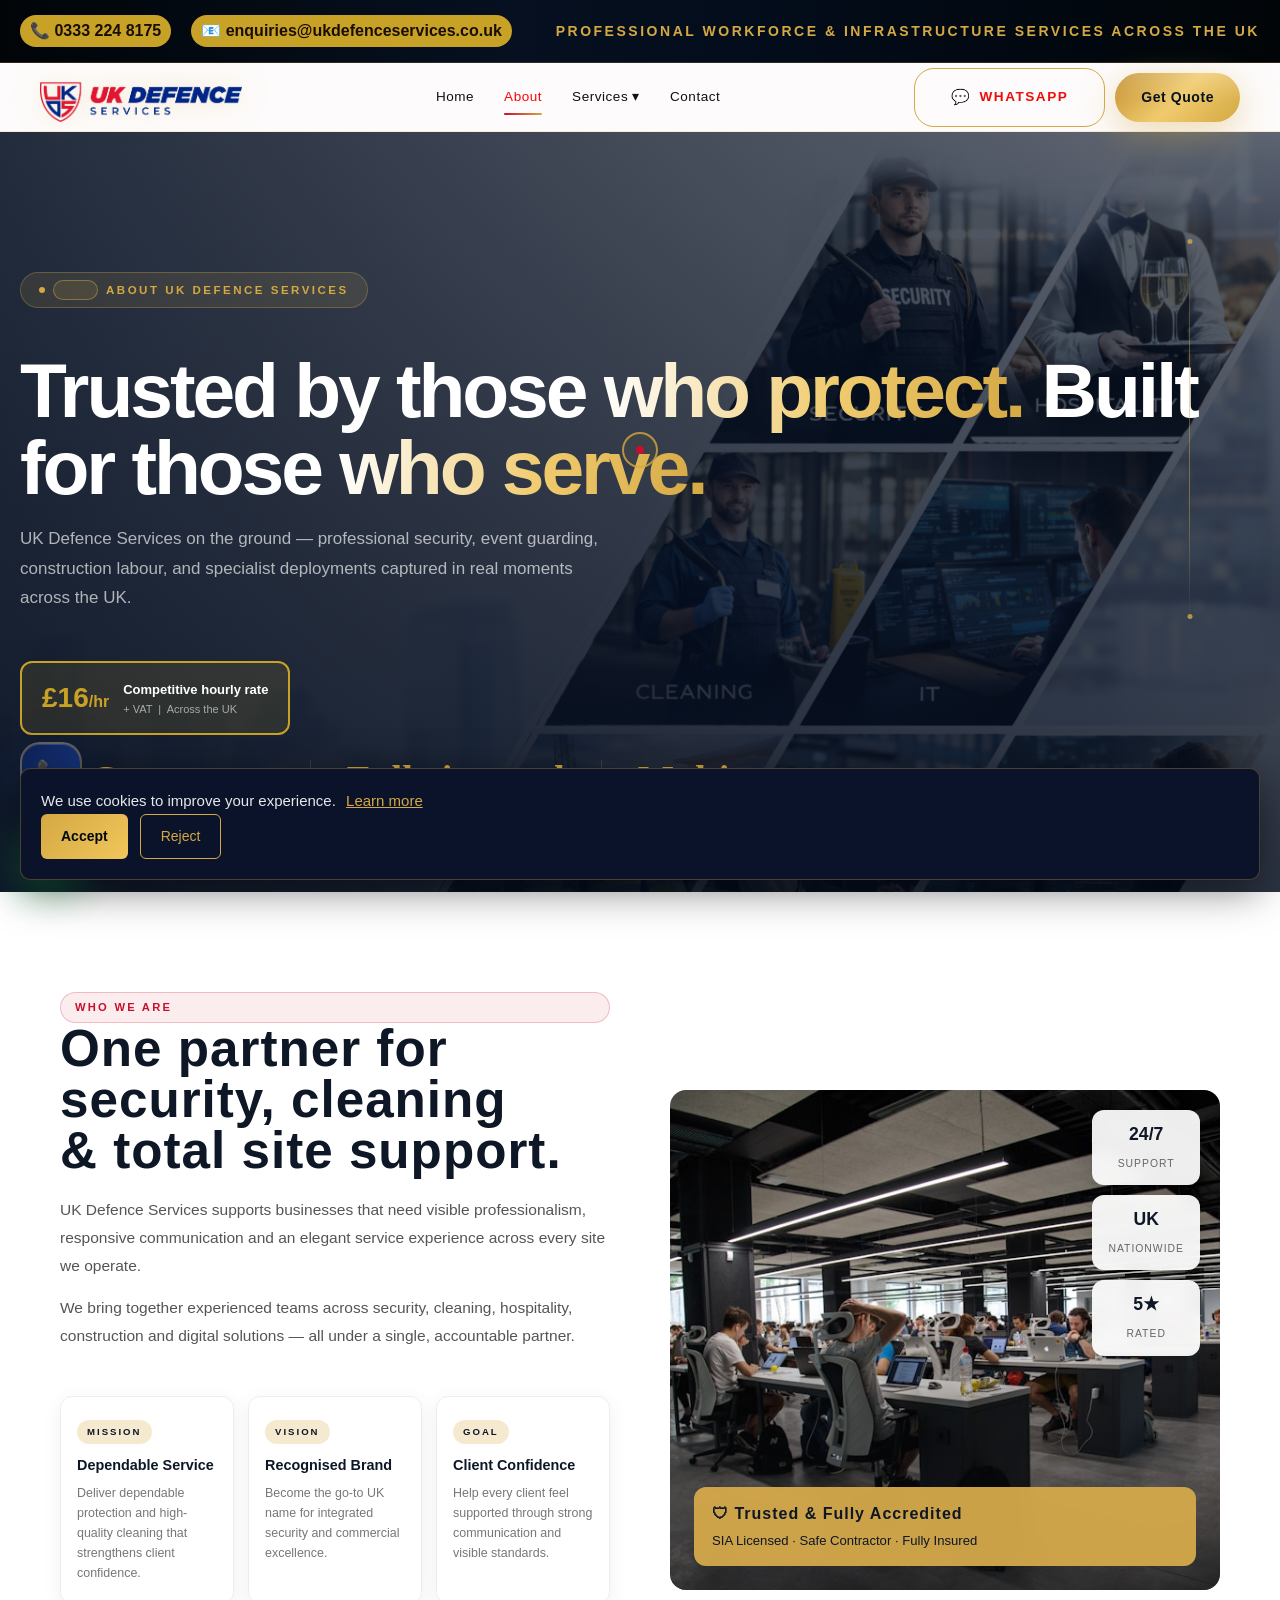
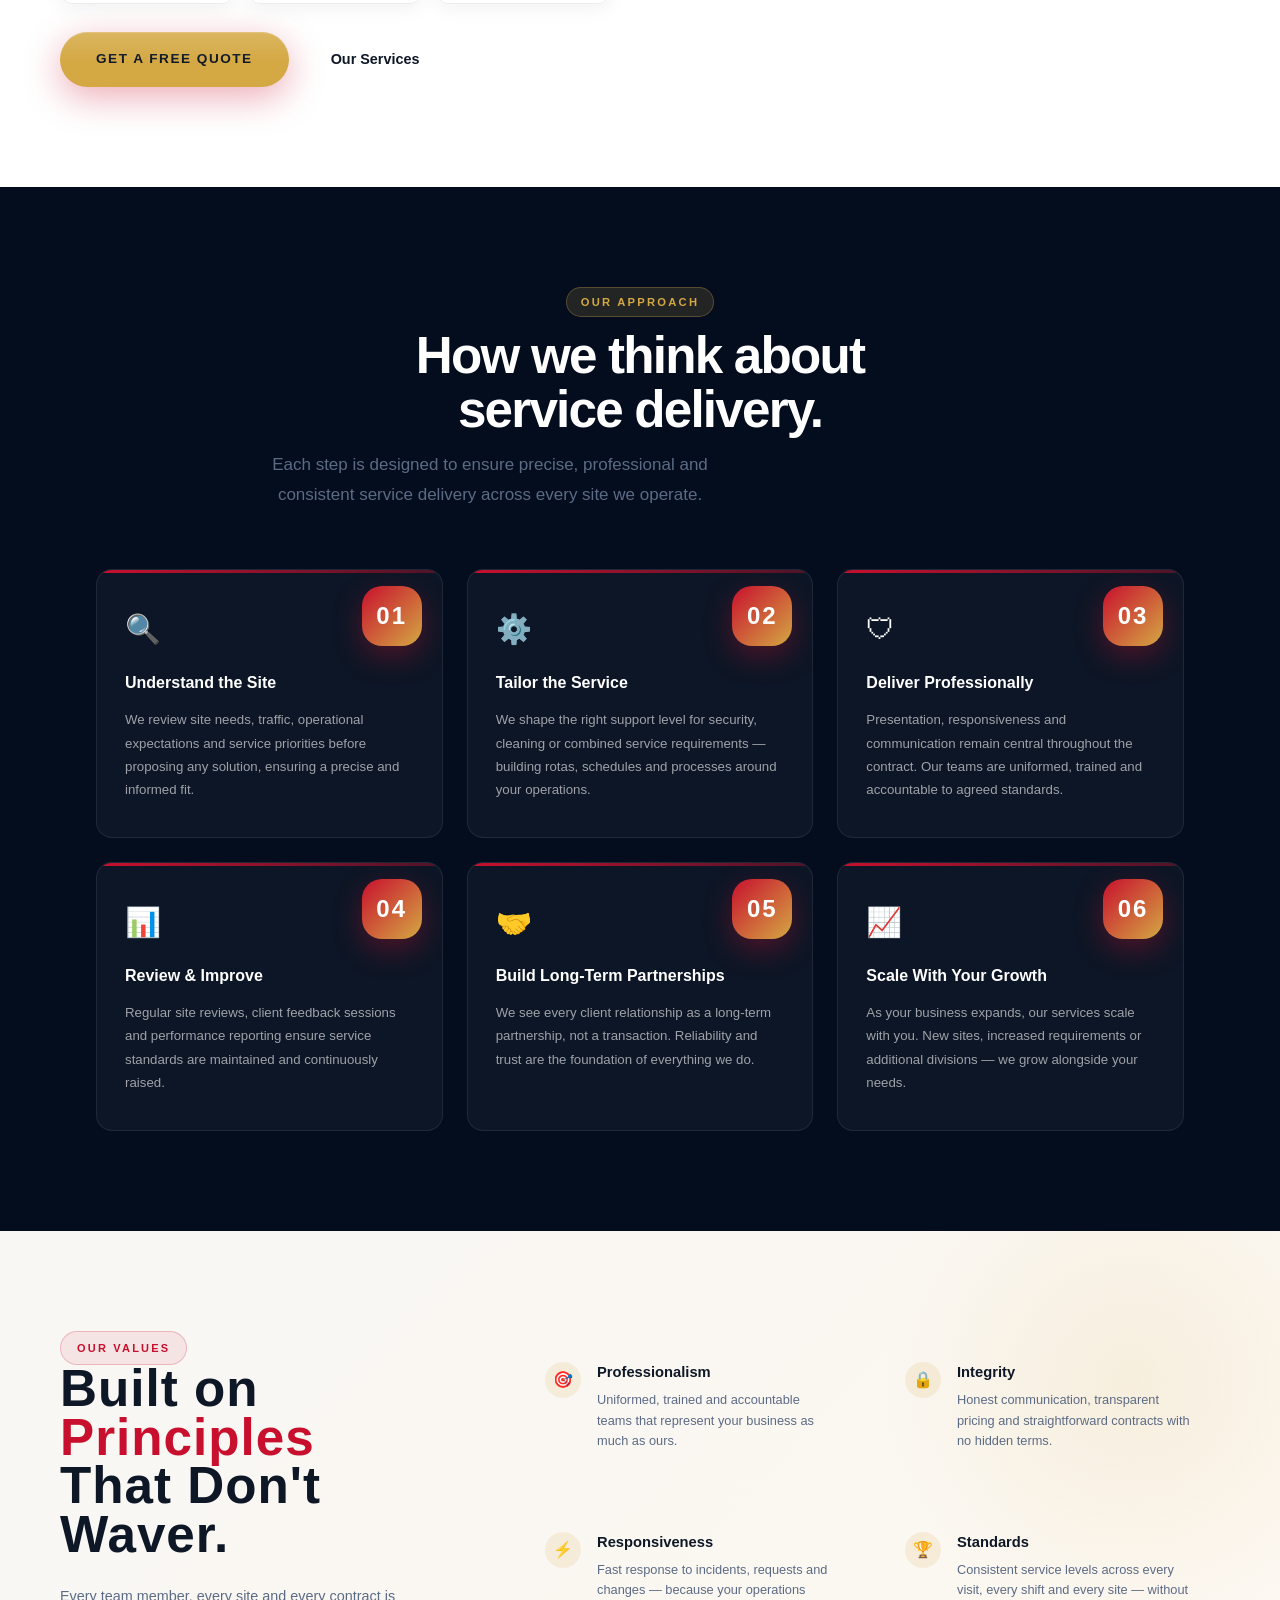
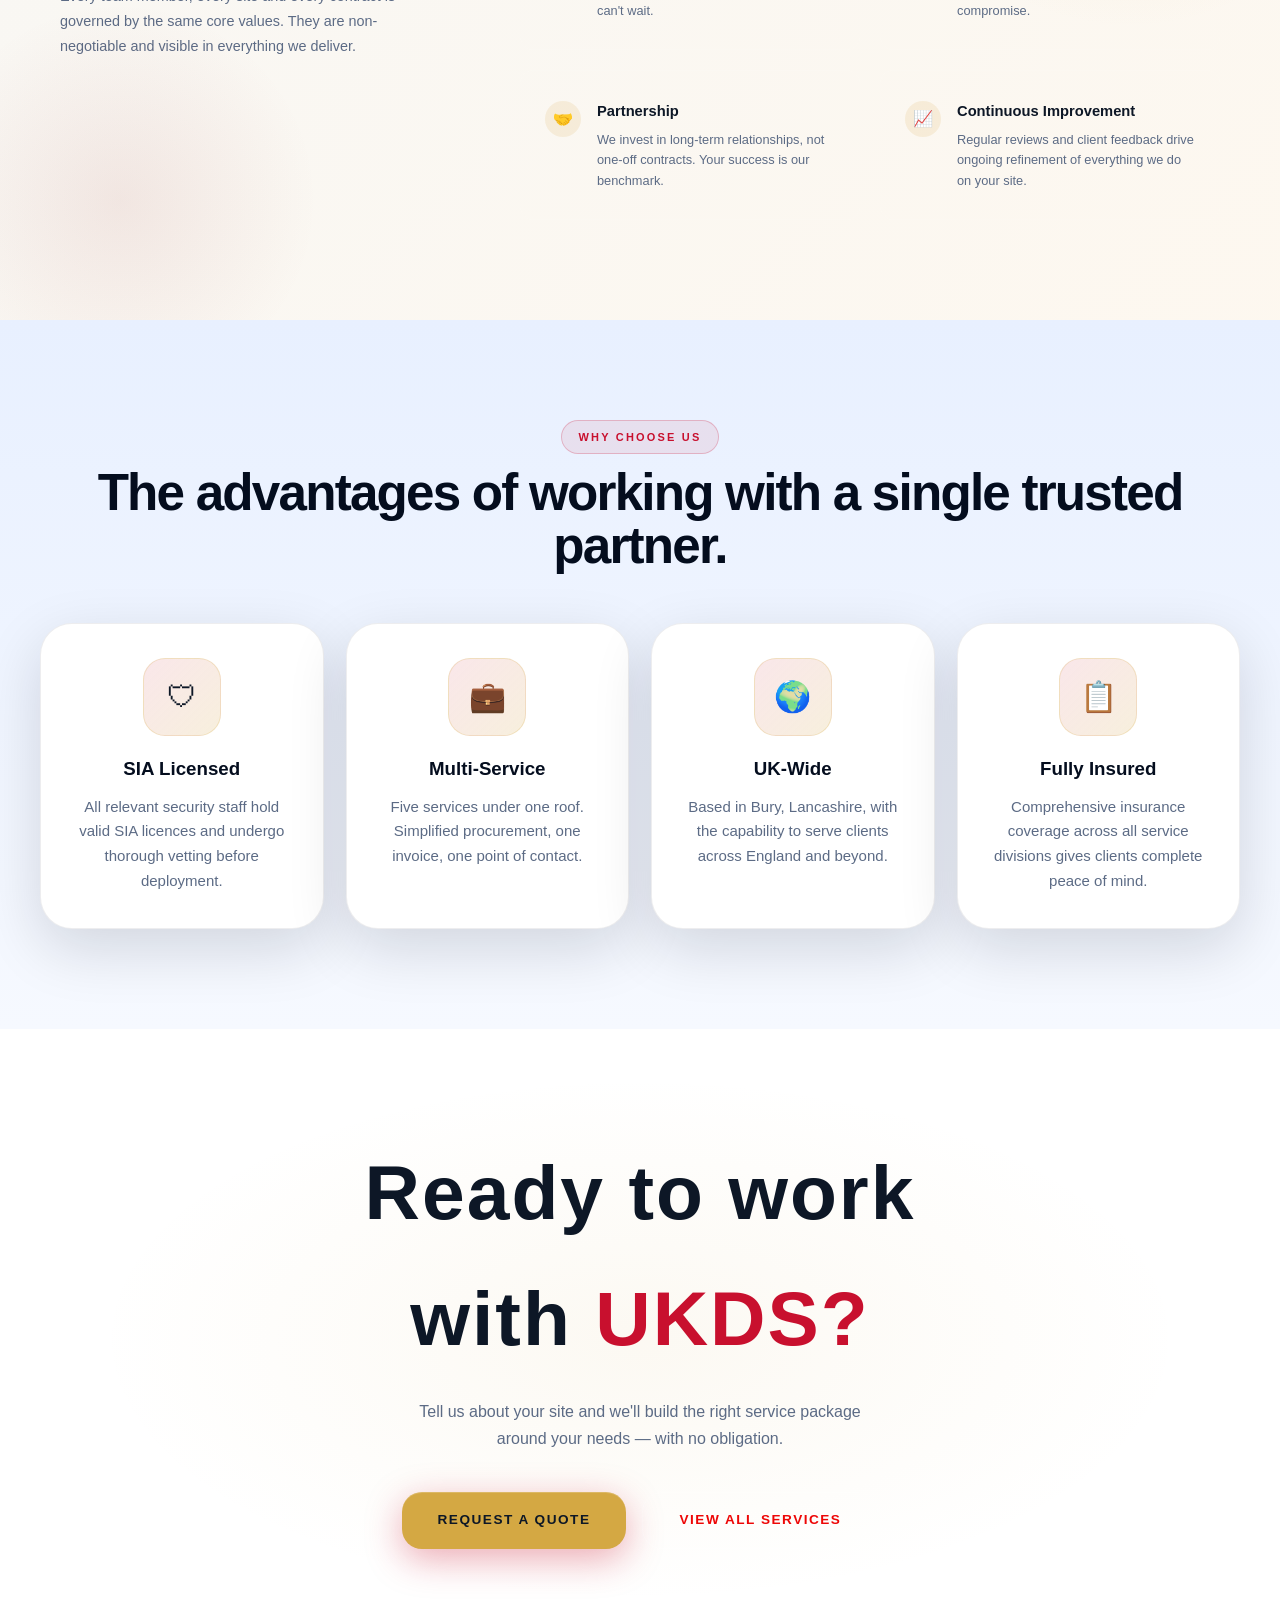
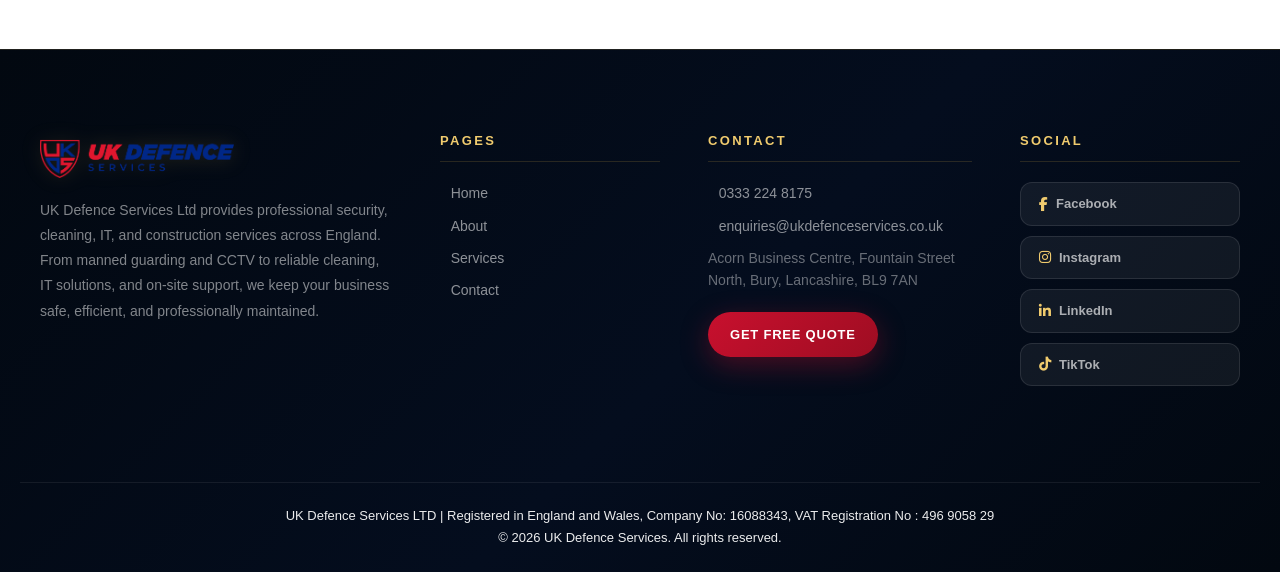
<file: about.html>
<!-- ========================= FILE: index.html ========================= -->
<!DOCTYPE html>
<html lang="en">
<head>
  <meta charset="UTF-8" />
  <meta name="viewport" content="width=device-width, initial-scale=1.0" />
  <title>UK Defence Services | Security · IT · Construction · Hospitality</title>
  <meta name="description" content="UK Defence Services provides professional security and cleaning services across the UK for offices, construction sites, retail premises, events and commercial properties." />
  <link rel="preconnect" href="https://fonts.googleapis.com">
  <link rel="preconnect" href="https://fonts.gstatic.com" crossorigin>
  <link href="https://fonts.googleapis.com/css2?family=Cormorant+Garamond:ital,wght@0,300;0,400;0,500;0,600;0,700;1,300;1,400;1,600&family=Plus+Jakarta+Sans:ital,wght@0,300;0,400;0,500;0,600;0,700;0,800;1,300;1,400&display=swap" rel="stylesheet">
  <link rel="stylesheet" href="https://cdnjs.cloudflare.com/ajax/libs/font-awesome/6.5.1/css/all.min.css">

  <link rel="stylesheet" href="style.css" >
  <link rel="stylesheet" href="cookie.css">
  <link rel="stylesheet" href="hamburger-fix.css">
  


</head>

<body class="has-custom-cursor">
<div class="cursor-ring"></div>
<div class="cursor-dot"></div>

  <!-- ===== START: Top Bar ===== -->
  <div class="topbar">
    <div class="container topbar-inner">
      <div class="topbar-left">
        <span style="background: #c8a227; color: #1a0e00; font-weight: 600; font-size: 16px; padding: 3px 10px; border-radius: 20px;">
          <a href="tel:03332248175" style="color: #1a0e00; text-decoration: none;">
            📞 0333 224 8175 </a>
        </span>

        
      <span style="background: #c8a227; color: #1a0e00; font-weight: 600; font-size: 16px; padding: 3px 10px; border-radius: 20px;">
         <a href="mailto:enquiries@ukdefenceservices.co.uk" style="color: #1a0e00; text-decoration: none;">
           📧 enquiries@ukdefenceservices.co.uk </a>
      </span>
      </div>
      <div class="topbar-right">Professional Workforce & Infrastructure Services Across the UK</div>
    </div>
  </div>
  <!-- ===== END: Top Bar ===== -->

  <!-- ===== START: Header / Navigation ===== -->
<header class="site-header" id="siteHeader">
  <div class="container nav-wrap">

    <a class="brand" href="index.html">
      <img src="logo.png" alt="UK Defence Services Logo" class="brand-logo-img" />
    </a>

    <nav class="main-nav" id="mainNav">
      <a href="index.html" >Home</a>
      <a href="about.html" class="active">About</a>

      <div class="mega-menu">
        <a href="services.html" class="mega-trigger">Services ▾</a>
        <div class="mega-content">
          <div class="mega-column">
            <h4>Security</h4>
            <a href="security.html">🛡 Security Services</a>
            <p>Manned guarding, patrols, CCTV and event security.</p>
          </div>
          <div class="mega-column">
            <h4>Cleaning</h4>
            <a href="cleaning.html">🧹 Cleaning Services</a>
            <p>Commercial, office and deep cleaning for all premises.</p>
          </div>
          <div class="mega-column">
            <h4>Construction</h4>
            <a href="construction.html">🏗 Construction Services</a>
            <p>Labour supply, site support and skilled trades.</p>
          </div>
          <div class="mega-column">
            <h4>Hospitality</h4>
            <a href="hospitality.html">🍽 Hospitality Staffing</a>
            <p>Front-of-house and event hospitality staff.</p>
          </div>
          <div class="mega-column">
            <h4>Technology</h4>
            <a href="it-services.html">💻 IT &amp; Digital</a>
            <p>Web development, SaaS and digital marketing.</p>
          </div>
          <div class="mega-column">
            <h4>All Services</h4>
            <a href="services.html">📋 View All Services</a>
            <p>See our full range of professional services.</p>
          </div>
        </div>
      </div>

      <a href="contact.html">Contact</a>
    </nav>

    <div class="nav-actions">
      <a class="btn btn-outline btn-icon whatsapp-btn" href="https://wa.me/447380738256">
        <span>💬</span> WhatsApp
      </a>
      <a class="btn btn-gold" href="contact.html">Get Quote</a>
    </div>

    <button class="menu-toggle" id="menuToggle" aria-label="Open menu">☰</button>

  </div>
</header>
<!-- ===== END: Header / Navigation ===== -->


<!-- ===== MOBILE NAV — outside header so position:fixed works correctly ===== -->
<div class="mobile-nav" id="mobileNav">

  <a href="index.html" class="mnav-link">Home</a>
  <a href="about.html" class="mnav-link">About</a>

  <div class="mnav-services-trigger" id="svcTrigger" onclick="toggleMobileServices()">
    <span>Services</span>
    <span class="mnav-chevron" id="svcChevron"></span>
  </div>

  <div class="mnav-sub-drawer" id="svcDrawer">
    <a href="security.html" class="mnav-sub-item">
      <span class="mnav-sub-icon">🛡</span> Security Services
    </a>
    <a href="cleaning.html" class="mnav-sub-item">
      <span class="mnav-sub-icon">🧹</span> Cleaning Services
    </a>
    <a href="construction.html" class="mnav-sub-item">
      <span class="mnav-sub-icon">🏗</span> Construction
    </a>
    <a href="hospitality.html" class="mnav-sub-item">
      <span class="mnav-sub-icon">🍽</span> Hospitality
    </a>
    <a href="it-services.html" class="mnav-sub-item">
      <span class="mnav-sub-icon">💻</span> IT &amp; Digital
    </a>
    <a href="services.html" class="mnav-sub-item">
      <span class="mnav-sub-icon">📋</span> All Services
    </a>
  </div>

  <a href="contact.html" class="mnav-link">Contact</a>

</div>
<!-- ===== END: MOBILE NAV ===== -->
  <!-- ===== END: Header / Navigation ===== -->



<!-- Every page chang here-->
 
<!--    Hero Section -->
 <section class="page-hero" style="background-image:linear-gradient(90deg, rgba(7,18,38,.82), rgba(7,18,38,.42)), 
 url('UKDS-About-hero.png'); background-size: cover; background-position: right center; background-repeat: no-repeat; ">

<!-- veritcal line on left--> 
<div class="vach__deco-line" aria-hidden="true"></div>
 
 <div class="container ">
  <div class="hero-tag"><span class="eyebrow"></span>About UK Defence Services</div>

<h1 class="gl__hero-title">
   Trusted by those 
    <span>who protect.</span>
    Built for those 
    <span>who serve.</span>
</h1>

 <p class="gl__hero-desc">
     UK Defence Services on the ground — professional security, event guarding, construction labour, and specialist deployments 
    captured in real moments across the UK.
  </p>

    <div style="margin-top: 20px; margin-bottom: 25px; display: inline-flex; align-items: center; gap: 14px; background: rgba(200,162,39,0.12); 
    border: 2px solid #c8a227; border-radius: 12px; padding: 12px 20px;">
  <div style="font-size: 28px; font-weight: 700; color: #c8a227;">£16<span style="font-size: 16px;">/hr</span></div>
  <div>
    <div style="color: #ffffff; font-size: 13px; font-weight: 600;">Competitive hourly rate</div>
    <div style="color: #aaaaaa; font-size: 11px;">+ VAT &nbsp;|&nbsp; Across the UK</div>
  </div>
</div>
<br>
   <!-- Stats row — matches screenshot -->
    <div class="vach__stats">
      <div class="vach__stat">
        <div class="vach__stat-num">SafeContractor</div>
        <div class="vach__stat-label">Accredited</div>
      </div>
      <div class="vach__stat">
        <div class="vach__stat-num">Fully insured</div>
        <div class="vach__stat-label">Public liability</div>
      </div>
      <div class="vach__stat">
        <div class="vach__stat-num">Multi-sector</div>
        <div class="vach__stat-label">Experience</div>
      </div>
     
    </div>
  
</div>

  <!-- Scroll indicator -->
  <div class="vach__scroll" aria-hidden="true">
    <div class="vach__scroll-line"></div>
    Scroll
  </div>
</section>



<!-- End Hero Section-->

  <!-- ===== START: About Content ===== -->

  <!-- WHO WE ARE -->
<section class="who">
  <div class="who-left reveal">
    <span class="tag-label">Who We Are</span>
    <h2 class="who-h2">One partner for<br><span>security, cleaning</span><br>&amp; total site support.</h2>
    <p class="who-p">UK Defence Services supports businesses that need visible professionalism, responsive communication and an elegant service experience across every site we operate.</p>
    <p class="who-p">We bring together experienced teams across security, cleaning, hospitality, construction and digital solutions — all under a single, accountable partner.</p>

    <div class="who-cards">
      <div class="who-card">
        <div class="who-card-tag">Mission</div>
        <h4>Dependable Service</h4>
        <p>Deliver dependable protection and high-quality cleaning that strengthens client confidence.</p>
      </div>
      <div class="who-card">
        <div class="who-card-tag">Vision</div>
        <h4>Recognised Brand</h4>
        <p>Become the go-to UK name for integrated security and commercial excellence.</p>
      </div>
      <div class="who-card">
        <div class="who-card-tag">Goal</div>
        <h4>Client Confidence</h4>
        <p>Help every client feel supported through strong communication and visible standards.</p>
      </div>
    </div>

   <div class="who-btns">
  <a href="contact.html" class="btn btn-primary" style="border-radius:50px; white-space:nowrap;">Get a Free Quote</a>
  <a href="services.html" style="
    display: inline-block;
    border-radius: 50px;
    white-space: nowrap;
    padding: 12px 28px;
    border: 2px solid var(--dark);
    color: var(--dark);
    font-size: 0.9rem;
    font-weight: 600;
    text-decoration: none;
    transition: all 0.2s;
  ">Our Services</a>
</div>
  </div>

  <div class="who-right reveal">
    <div class="who-img-frame">
      <img src="Aboupageshoweare.png" alt="UK Defence Services professional team" />
      <div class="who-img-overlay"></div>
      <div class="who-img-stats">
        <div class="who-stat"><strong>24/7</strong><span>Support</span></div>
        <div class="who-stat"><strong>UK</strong><span>Nationwide</span></div>
        <div class="who-stat"><strong>5★</strong><span>Rated</span></div>
      </div>
      <div class="who-img-badge">
        <span>🛡 Trusted &amp; Fully Accredited</span>
        SIA Licensed · Safe Contractor · Fully Insured
      </div>
    </div>
  </div>
</section>
 

<!-- ===== START: Approach  ===== -->
<section class="approach">
  <div class="container">
    <div class="section-heading center-width reveal">
      <span class="tag-label">Our Approach</span>
      <h2 class="approach-h2">How we think about<br>service delivery.</h2>
      <p class="approach-sub">Each step is designed to ensure precise, professional and consistent service delivery across every site we operate.</p>
    </div>

    <div class="approach-steps">
      <div class="step-card reveal">
        <div class="step-num">01</div>
        <div class="step-icon">🔍</div>
        <h3>Understand the Site</h3>
        <p>We review site needs, traffic, operational expectations and service priorities before proposing any solution, ensuring a precise and informed fit.</p>
      </div>
      <div class="step-card reveal">
        <div class="step-num">02</div>
        <div class="step-icon">⚙️</div>
        <h3>Tailor the Service</h3>
        <p>We shape the right support level for security, cleaning or combined service requirements — building rotas, schedules and processes around your operations.</p>
      </div>
      <div class="step-card reveal">
        <div class="step-num">03</div>
        <div class="step-icon">🛡</div>
        <h3>Deliver Professionally</h3>
        <p>Presentation, responsiveness and communication remain central throughout the contract. Our teams are uniformed, trained and accountable to agreed standards.</p>
      </div>
      <div class="step-card reveal">
        <div class="step-num">04</div>
        <div class="step-icon">📊</div>
        <h3>Review &amp; Improve</h3>
        <p>Regular site reviews, client feedback sessions and performance reporting ensure service standards are maintained and continuously raised.</p>
      </div>
      <div class="step-card reveal">
        <div class="step-num">05</div>
        <div class="step-icon">🤝</div>
        <h3>Build Long-Term Partnerships</h3>
        <p>We see every client relationship as a long-term partnership, not a transaction. Reliability and trust are the foundation of everything we do.</p>
      </div>
      <div class="step-card reveal">
        <div class="step-num">06</div>
        <div class="step-icon">📈</div>
        <h3>Scale With Your Growth</h3>
        <p>As your business expands, our services scale with you. New sites, increased requirements or additional divisions — we grow alongside your needs.</p>
      </div>
    </div>
  </div>
</section>

 <!-- ===== END: Approach ===== -->


<!-- VALUES -->
<section class="values">
  <div class="values-inner">
    <div class="values-left reveal">
      <span class="tag-label">Our Values</span>
      
      <h2 class="values-h2">Built on<br><em>Principles</em><br>That Don't<br>Waver.</h2>
      <p class="values-p">Every team member, every site and every contract is governed by the same core values. They are non-negotiable and visible in everything we deliver.</p>
    </div>
    <div class="values-list reveal">
      <div class="val-item">
        <div class="val-dot">🎯</div>
        <div>
          <h4>Professionalism</h4>
          <p>Uniformed, trained and accountable teams that represent your business as much as ours.</p>
        </div>
      </div>
      <div class="val-item">
        <div class="val-dot">🔒</div>
        <div>
          <h4>Integrity</h4>
          <p>Honest communication, transparent pricing and straightforward contracts with no hidden terms.</p>
        </div>
      </div>
      <div class="val-item">
        <div class="val-dot">⚡</div>
        <div>
          <h4>Responsiveness</h4>
          <p>Fast response to incidents, requests and changes — because your operations can't wait.</p>
        </div>
      </div>
      <div class="val-item">
        <div class="val-dot">🏆</div>
        <div>
          <h4>Standards</h4>
          <p>Consistent service levels across every visit, every shift and every site — without compromise.</p>
        </div>
      </div>
      <div class="val-item">
        <div class="val-dot">🤝</div>
        <div>
          <h4>Partnership</h4>
          <p>We invest in long-term relationships, not one-off contracts. Your success is our benchmark.</p>
        </div>
      </div>
      <div class="val-item">
        <div class="val-dot">📈</div>
        <div>
          <h4>Continuous Improvement</h4>
          <p>Regular reviews and client feedback drive ongoing refinement of everything we do on your site.</p>
        </div>
      </div>
    </div>
  </div>
</section>


<!-- WHY CHOOSE US -->
<section class="section theme-soft-blue">
  <div class="container">
    <div class="section-heading center-align">
      <span class="tag-label">Why Choose Us</span>
      <h2>The advantages of working with a single trusted partner.</h2>
    </div>
    <div class="icon-card-grid four-col" style="margin-top:50px;">
      <div class="icon-card reveal"><div class="icon-bubble">🛡</div><h3>SIA Licensed</h3><p>All relevant security staff hold valid SIA licences and undergo thorough vetting before deployment.</p></div>
      <div class="icon-card reveal"><div class="icon-bubble">💼</div><h3>Multi-Service</h3><p>Five services under one roof. Simplified procurement, one invoice, one point of contact.</p></div>
      <div class="icon-card reveal"><div class="icon-bubble">🌍</div><h3>UK-Wide</h3><p>Based in Bury, Lancashire, with the capability to serve clients across England and beyond.</p></div>
      <div class="icon-card reveal"><div class="icon-bubble">📋</div><h3>Fully Insured</h3><p>Comprehensive insurance coverage across all service divisions gives clients complete peace of mind.</p></div>
    </div>
  </div>
</section>



<!-- CTA -->

<section class="cta-section">
  <div class="cta-bg"></div>
  <h2>Ready to work<br>with <span>UKDS?</span></h2>
  <p>Tell us about your site and we'll build the right service package around your needs — with no obligation.</p>
  <div class="cta-btns">
    <button class="btn-primary">Request a Quote</button>
    <button class="btn-outline">View All Services</button>
  </div>
</section>
 


<!-- change here of every page-->


   <!-- ===== START: Footer ===== -->
  <footer class="site-footer">
    <div class="container footer-grid">
      <div>
        <img src="logo.png" alt="UK Defence Services Logo" class="footer-logo" />
        <p> UK Defence Services Ltd provides professional security, cleaning, IT, and construction 
          services across England. From manned guarding and CCTV to reliable cleaning, IT solutions, 
          and on-site support, we keep your business safe, efficient, and professionally maintained.</p>
      </div>
      <div>
        <h4>Pages</h4>
        <ul class="footer-links">
          <li><a href="index.html">Home</a></li>
          <li><a href="about.html">About</a></li>
          <li><a href="services.html">Services</a></li>
          <li><a href="contact.html">Contact</a></li>
        </ul>
      </div>
      <div>
        <h4>Contact</h4>
        <ul class="footer-links">
          <li><a href="tel:03332248175">0333 224 8175</a></li>
          <li><a href="mailto:enquiries@ukdefenceservices.co.uk">enquiries@ukdefenceservices.co.uk</a></li>
          <li>Acorn Business Centre, Fountain Street North, Bury, Lancashire, BL9 7AN</li>
        </ul>

        <a href="contact.html" class="footer-cta">Get Free Quote</a>
      </div>
      <div>
        <h4>Social</h4>
        <div class="footer-socials">

<a href="https://www.facebook.com/profile.php?id=61570883460494&locale=en_GB" class="social-chip">
<i class="fa-brands fa-facebook-f"></i>
Facebook
</a>

<a href="https://www.instagram.com/uk.defence.services.ltd/" class="social-chip">
<i class="fa-brands fa-instagram"></i>
Instagram
</a>

<a href="https://www.linkedin.com/company/108070191/admin/dashboard/" class="social-chip">
<i class="fa-brands fa-linkedin-in"></i>
LinkedIn
</a>

<!-- ===== <a href="#" class="social-chip">
<i class="fa-brands fa-youtube"></i>
YouTube
</a> ===== -->


<a href="https://www.tiktok.com/@uk.defence.services.ltd" class="social-chip">
<i class="fa-brands fa-tiktok"></i>
TikTok
</a>
<br>
<!-- =====<a href="#" class="social-chip">
<i class="fa-brands fa-x-twitter"></i>
Twitter
</a> ===== -->

</div>

        
      </div>
    </div>
    
    <div class="container footer-bottom">UK Defence Services LTD | 
      Registered in England and Wales, Company No: 16088343,  VAT Registration No : 496 9058 29
        <br>© 2026 UK Defence Services. All rights reserved.</div>
  </footer>
  <!-- ===== END: Footer ===== -->

  <!-- ===== START: Floating CTA Buttons ===== -->
  <div class="floating-cta-stack">
    <a href="tel:03332248175" class="float-btn call">📞</a>
    <a href="https://wa.me/447380738256" class="float-btn whatsapp">💬</a>
  </div>
  <!-- ===== END: Floating CTA Buttons ===== -->



   <!-- cookies-->

 <div id="cookie-banner" class="cookie-banner">
  
  <p class="cookie-text">
    We use cookies to improve your experience.
    <a href="cookie-policy.html">Learn more</a>
  </p>

  <div class="cookie-actions">
    <button onclick="acceptCookies()">Accept</button>
    <button onclick="rejectCookies()">Reject</button>
  </div>

</div>

 <!-- End cookies-->
  
  <script src="script.js"></script>
  <script src="cookie.js"></script>
</body>
</html>
</file>
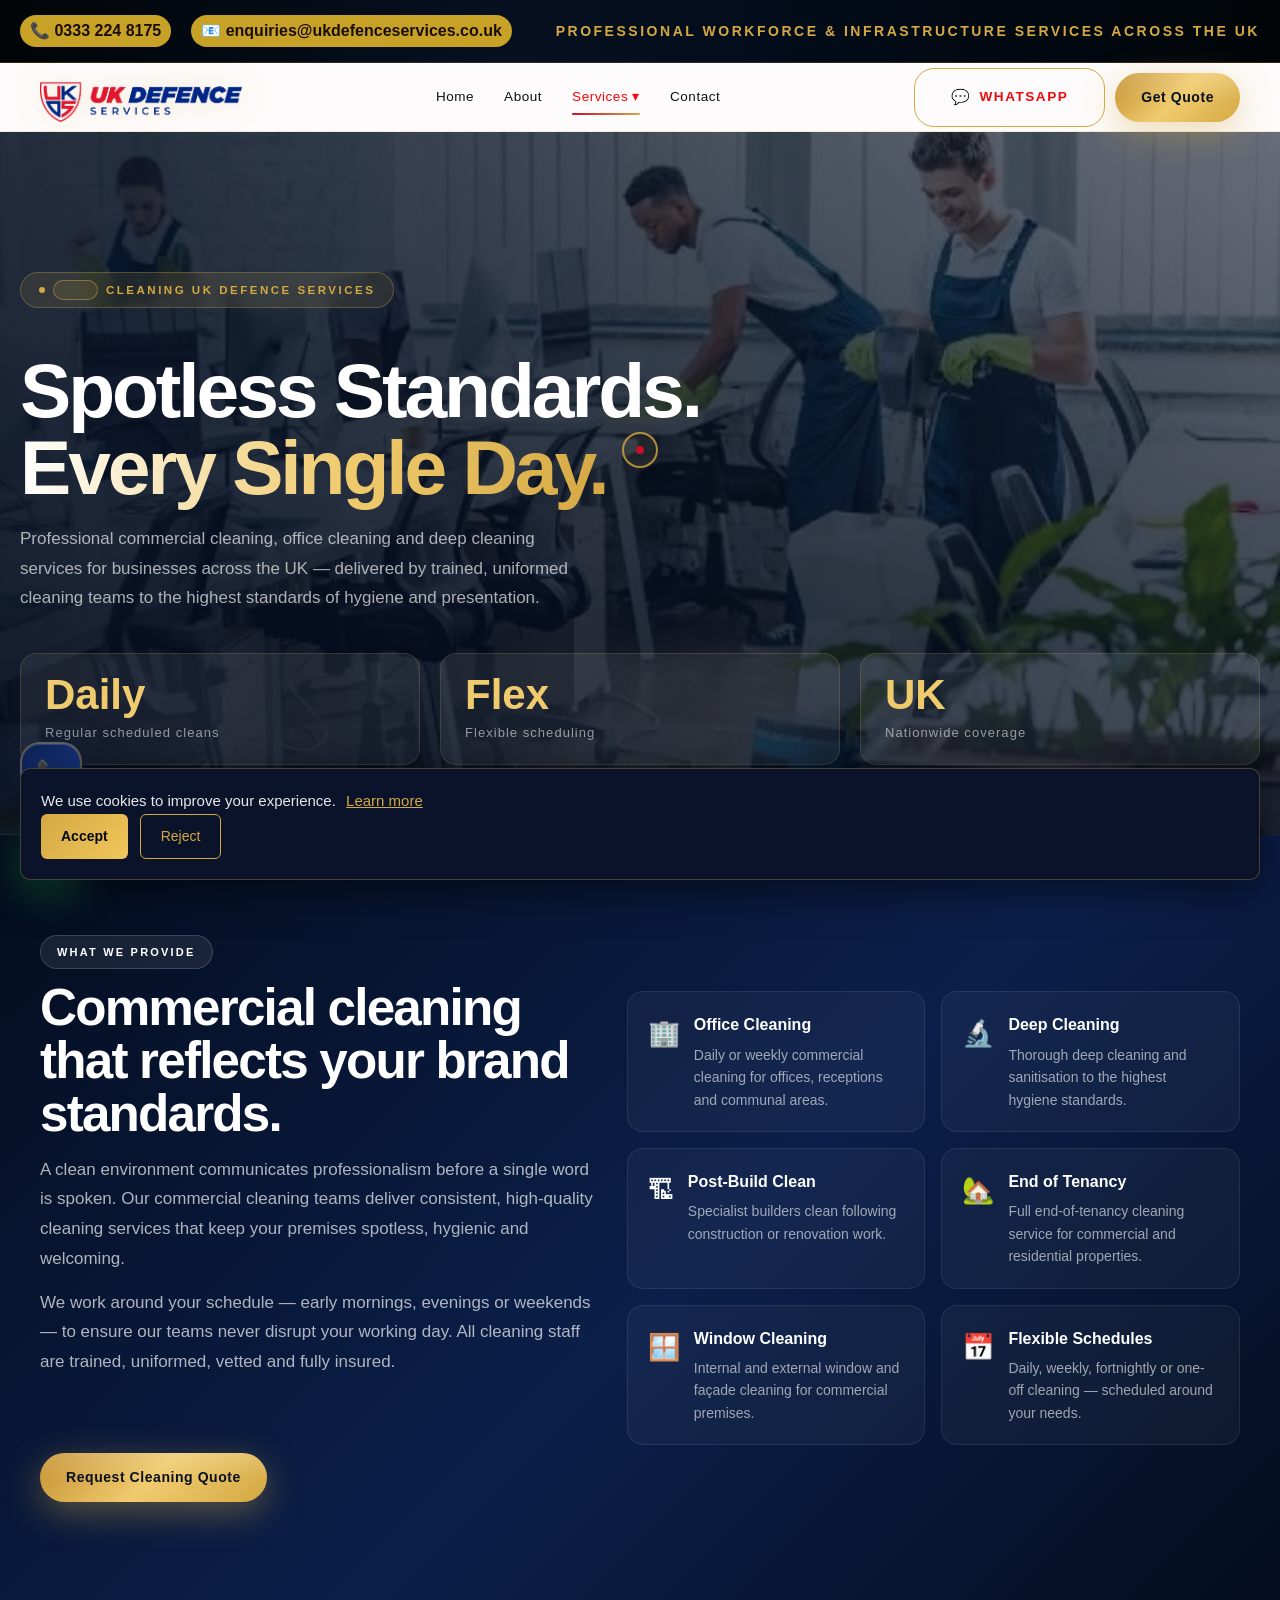
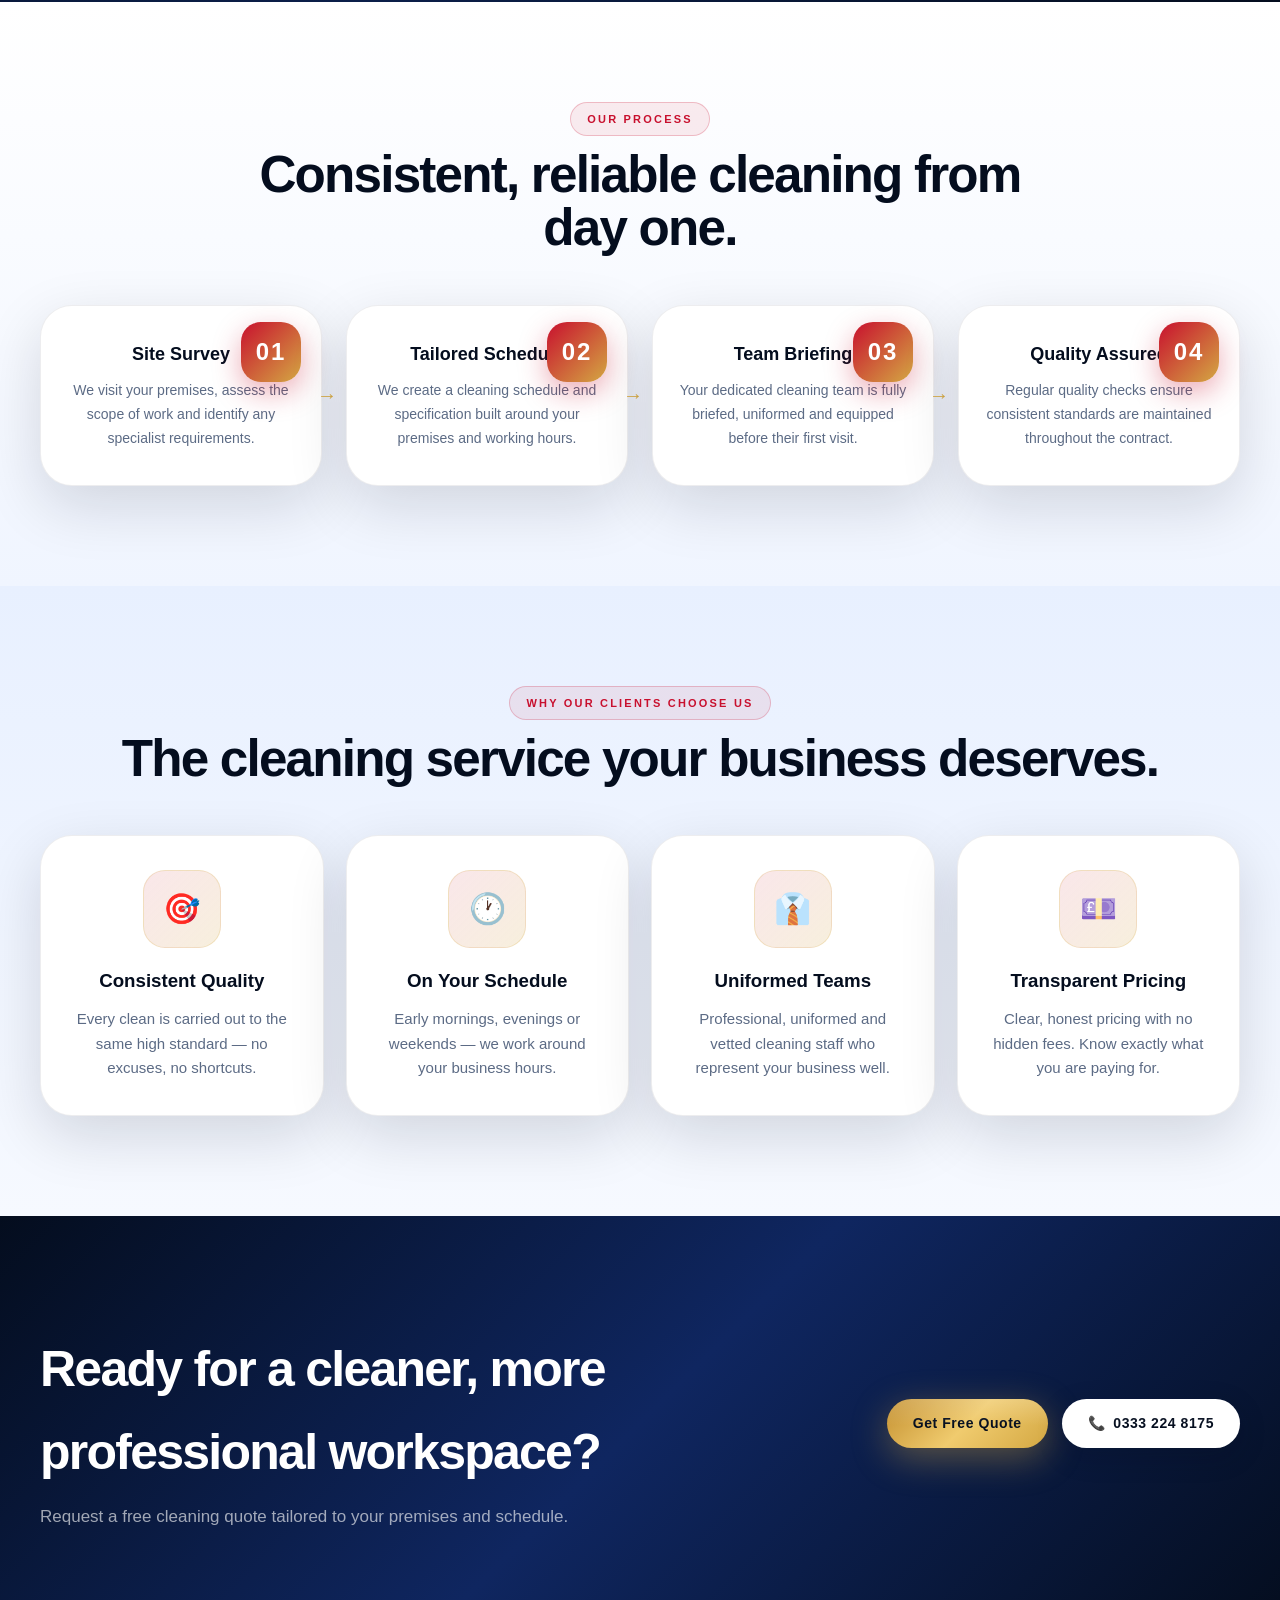
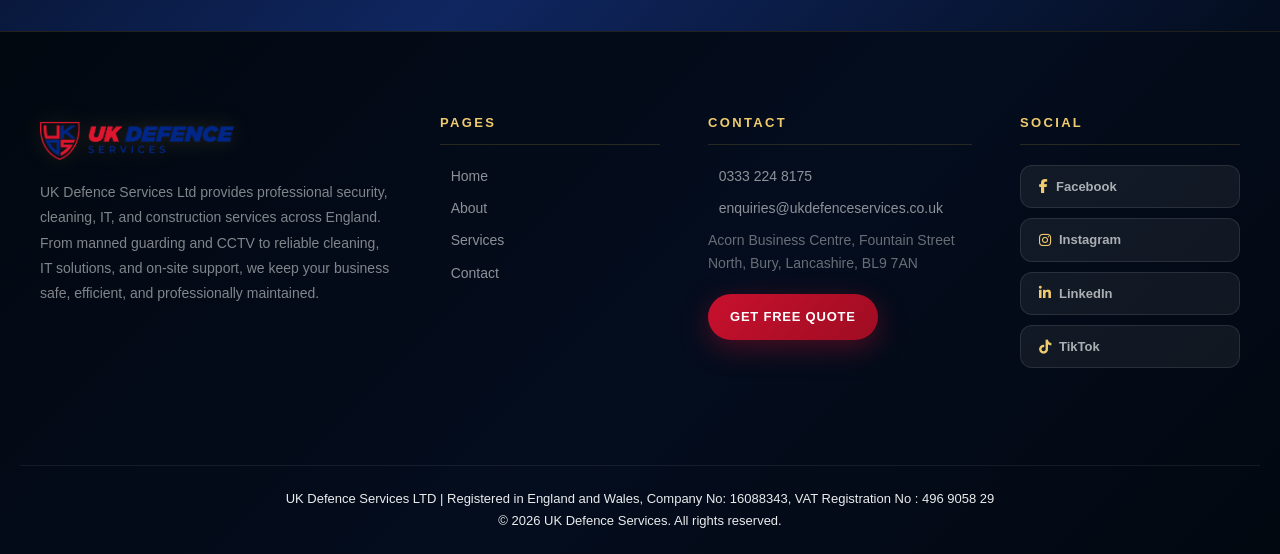
<file: cleaning.html>
<!-- ========================= FILE: index.html ========================= -->
<!DOCTYPE html>
<html lang="en">
<head>
  <meta charset="UTF-8" />
  <meta name="viewport" content="width=device-width, initial-scale=1.0" />
  <title>UK Defence Services | Security · IT · Construction · Hospitality</title>
  <meta name="description" content="UK Defence Services provides professional security and cleaning services across the UK for offices, construction sites, retail premises, events and commercial properties." />
  <link rel="preconnect" href="https://fonts.googleapis.com">
  <link rel="preconnect" href="https://fonts.gstatic.com" crossorigin>
  <link href="https://fonts.googleapis.com/css2?family=Cormorant+Garamond:ital,wght@0,300;0,400;0,500;0,600;0,700;1,300;1,400;1,600&family=Plus+Jakarta+Sans:ital,wght@0,300;0,400;0,500;0,600;0,700;0,800;1,300;1,400&display=swap" rel="stylesheet">
  <link rel="stylesheet" href="https://cdnjs.cloudflare.com/ajax/libs/font-awesome/6.5.1/css/all.min.css">

  <link rel="stylesheet" href="style.css" >
  <link rel="stylesheet" href="cookie.css">
<link rel="stylesheet" href="hamburger-fix.css">

</head>

<body class="has-custom-cursor">
<div class="cursor-ring"></div>
<div class="cursor-dot"></div>

  <!-- ===== START: Top Bar ===== -->
  <div class="topbar">
    <div class="container topbar-inner">

    <div class="topbar-left">

        <span style="background: #c8a227; color: #1a0e00; font-weight: 600; font-size: 16px; padding: 3px 10px; border-radius: 20px;">
          <a href="tel:03332248175" style="color: #1a0e00; text-decoration: none;">
            📞 0333 224 8175 </a>
        </span>

        
      <span style="background: #c8a227; color: #1a0e00; font-weight: 600; font-size: 16px; padding: 3px 10px; border-radius: 20px;">
         <a href="mailto:enquiries@ukdefenceservices.co.uk" style="color: #1a0e00; text-decoration: none;">
           📧 enquiries@ukdefenceservices.co.uk </a>
      </span>

      </div>
      <div class="topbar-right">Professional Workforce & Infrastructure Services Across the UK</div>
    </div>
  </div>
  <!-- ===== END: Top Bar ===== -->

  <!-- ===== START: Header / Navigation ===== -->

    <!-- ===== START: Header / Navigation ===== -->
<header class="site-header" id="siteHeader">
  <div class="container nav-wrap">

    <a class="brand" href="index.html">
      <img src="logo.png" alt="UK Defence Services Logo" class="brand-logo-img" />
    </a>

    <nav class="main-nav" id="mainNav">
      <a href="index.html" >Home</a>
      <a href="about.html" >About</a>

      <div class="mega-menu">
        <span class="mega-trigger active">Services ▾</span>
        <div class="mega-content">
          <div class="mega-column">
            <h4>Security</h4>
            <a href="security.html">🛡 Security Services</a>
            <p>Manned guarding, patrols, CCTV and event security.</p>
          </div>
          <div class="mega-column">
            <h4>Cleaning</h4>
            <a href="cleaning.html">🧹 Cleaning Services</a>
            <p>Commercial, office and deep cleaning for all premises.</p>
          </div>
          <div class="mega-column">
            <h4>Construction</h4>
            <a href="construction.html">🏗 Construction Services</a>
            <p>Labour supply, site support and skilled trades.</p>
          </div>
          <div class="mega-column">
            <h4>Hospitality</h4>
            <a href="hospitality.html">🍽 Hospitality Staffing</a>
            <p>Front-of-house and event hospitality staff.</p>
          </div>
          <div class="mega-column">
            <h4>Technology</h4>
            <a href="it-services.html">💻 IT &amp; Digital</a>
            <p>Web development, SaaS and digital marketing.</p>
          </div>
          <div class="mega-column">
            <h4>All Services</h4>
            <a href="services.html">📋 View All Services</a>
            <p>See our full range of professional services.</p>
          </div>
        </div>
      </div>

      <a href="contact.html">Contact</a>
    </nav>

    <div class="nav-actions">
      <a class="btn btn-outline btn-icon whatsapp-btn" href="https://wa.me/447380738256">
        <span>💬</span> WhatsApp
      </a>
      <a class="btn btn-gold" href="contact.html">Get Quote</a>
    </div>

    <button class="menu-toggle" id="menuToggle" aria-label="Open menu">☰</button>

  </div>
</header>
<!-- ===== END: Header / Navigation ===== -->


<!-- ===== MOBILE NAV — outside header so position:fixed works correctly ===== -->
<div class="mobile-nav" id="mobileNav">

  <a href="index.html" class="mnav-link">Home</a>
  <a href="about.html" class="mnav-link">About</a>

  <div class="mnav-services-trigger" id="svcTrigger" onclick="toggleMobileServices()">
    <span>Services</span>
    <span class="mnav-chevron" id="svcChevron"></span>
  </div>

  <div class="mnav-sub-drawer" id="svcDrawer">
    <a href="security.html" class="mnav-sub-item">
      <span class="mnav-sub-icon">🛡</span> Security Services
    </a>
    <a href="cleaning.html" class="mnav-sub-item">
      <span class="mnav-sub-icon">🧹</span> Cleaning Services
    </a>
    <a href="construction.html" class="mnav-sub-item">
      <span class="mnav-sub-icon">🏗</span> Construction
    </a>
    <a href="hospitality.html" class="mnav-sub-item">
      <span class="mnav-sub-icon">🍽</span> Hospitality
    </a>
    <a href="it-services.html" class="mnav-sub-item">
      <span class="mnav-sub-icon">💻</span> IT &amp; Digital
    </a>
    <a href="services.html" class="mnav-sub-item">
      <span class="mnav-sub-icon">📋</span> All Services
    </a>
  </div>

  <a href="contact.html" class="mnav-link">Contact</a>

</div>
<!-- ===== END: MOBILE NAV ===== -->
  <!-- ===== END: Header / Navigation ===== -->




  <!-- ===== START: Header / Navigation ===== -->


 
<!--    Hero Section -->

 <section class="page-hero" style="background-image:linear-gradient(90deg, rgba(7,18,38,.82), rgba(7,18,38,.42)), 
 url('Cleaning2.png');">
 
 <div class="container">
  <div class="hero-tag"><span class="eyebrow"></span>Cleaning UK Defence Services</div>
  
  <h1>Spotless Standards.<br><span>Every Single Day.</span></h1>
    <p>Professional commercial cleaning, office cleaning and deep cleaning services for businesses across the UK — delivered by trained, uniformed cleaning teams to the highest standards of hygiene and presentation.</p>
    <div class="service-page-hero-stats">
      <div class="sph-stat"><span class="num">Daily</span><div class="lbl">Regular scheduled cleans</div></div>
      <div class="sph-stat"><span class="num">Flex</span><div class="lbl">Flexible scheduling</div></div>
      <div class="sph-stat"><span class="num">UK</span><div class="lbl">Nationwide coverage</div></div>
    </div>

</div>
</section>


<!-- End Hero Section-->

  <!-- ===== START: Cleaning Page Content ===== -->

<section class="section theme-dark">
  <div class="container">
    <div class="two-col-content reveal" style="color:white;">
      <div>
        <div class="section-heading light">
          <span class="tag-label dark-tag">What We Provide</span>
          <h2>Commercial cleaning that reflects your brand standards.</h2>
          <p style="color:rgba(255,255,255,.68);">A clean environment communicates professionalism before a single word is spoken. Our commercial cleaning teams deliver consistent, high-quality cleaning services that keep your premises spotless, hygienic and welcoming.</p>
          <p style="color:rgba(255,255,255,.68);margin-top:14px;">We work around your schedule — early mornings, evenings or weekends — to ensure our teams never disrupt your working day. All cleaning staff are trained, uniformed, vetted and fully insured.</p>
        </div>
        <a href="contact.html" class="btn btn-gold" style="margin-top:28px;">Request Cleaning Quote</a>
      </div>
      <div class="scope-grid">
        <div class="scope-item"><div class="scope-icon">🏢</div><div><h4>Office Cleaning</h4><p>Daily or weekly commercial cleaning for offices, receptions and communal areas.</p></div></div>
        <div class="scope-item"><div class="scope-icon">🔬</div><div><h4>Deep Cleaning</h4><p>Thorough deep cleaning and sanitisation to the highest hygiene standards.</p></div></div>
        <div class="scope-item"><div class="scope-icon">🏗</div><div><h4>Post-Build Clean</h4><p>Specialist builders clean following construction or renovation work.</p></div></div>
        <div class="scope-item"><div class="scope-icon">🏡</div><div><h4>End of Tenancy</h4><p>Full end-of-tenancy cleaning service for commercial and residential properties.</p></div></div>
        <div class="scope-item"><div class="scope-icon">🪟</div><div><h4>Window Cleaning</h4><p>Internal and external window and façade cleaning for commercial premises.</p></div></div>
        <div class="scope-item"><div class="scope-icon">📅</div><div><h4>Flexible Schedules</h4><p>Daily, weekly, fortnightly or one-off cleaning — scheduled around your needs.</p></div></div>
      </div>
    </div>
  </div>
</section>

<section class="section theme-light">
  <div class="container">
    <div class="section-heading center-width"><span class="tag-label">Our Process</span><h2>Consistent, reliable cleaning from day one.</h2></div>
    <div class="process-grid" style="margin-top:50px;">
      <div class="process-step reveal"><div class="step-num">01</div><h3>Site Survey</h3><p>We visit your premises, assess the scope of work and identify any specialist requirements.</p></div>
      <div class="process-step reveal"><div class="step-num">02</div><h3>Tailored Schedule</h3><p>We create a cleaning schedule and specification built around your premises and working hours.</p></div>
      <div class="process-step reveal"><div class="step-num">03</div><h3>Team Briefing</h3><p>Your dedicated cleaning team is fully briefed, uniformed and equipped before their first visit.</p></div>
      <div class="process-step reveal"><div class="step-num">04</div><h3>Quality Assured</h3><p>Regular quality checks ensure consistent standards are maintained throughout the contract.</p></div>
    </div>
  </div>
</section>

<section class="section theme-soft-blue">
  <div class="container">
    <div class="section-heading center-align"><span class="tag-label">Why Our Clients Choose Us</span><h2>The cleaning service your business deserves.</h2></div>
    <div class="icon-card-grid four-col" style="margin-top:50px;">
      <div class="icon-card reveal"><div class="icon-bubble">🎯</div><h3>Consistent Quality</h3><p>Every clean is carried out to the same high standard — no excuses, no shortcuts.</p></div>
      <div class="icon-card reveal"><div class="icon-bubble">🕐</div><h3>On Your Schedule</h3><p>Early mornings, evenings or weekends — we work around your business hours.</p></div>
      <div class="icon-card reveal"><div class="icon-bubble">👔</div><h3>Uniformed Teams</h3><p>Professional, uniformed and vetted cleaning staff who represent your business well.</p></div>
      <div class="icon-card reveal"><div class="icon-bubble">💷</div><h3>Transparent Pricing</h3><p>Clear, honest pricing with no hidden fees. Know exactly what you are paying for.</p></div>
    </div>
  </div>
</section>

<section class="section theme-gradient-cta">
  <div class="cta-orb cta-orb-1"></div><div class="cta-orb cta-orb-2"></div>
  <div class="container"><div class="cta-banner reveal"><div class="cta-text-col"><h2>Ready for a cleaner, more professional workspace?</h2><p>Request a free cleaning quote tailored to your premises and schedule.</p></div><div class="cta-buttons-col"><a class="btn btn-gold" href="contact.html">Get Free Quote</a><a class="btn btn-light" href="tel:03332248175"><span>📞</span> 0333 224 8175</a></div></div></div>
</section>




<!-- End of page-->


   <!-- ===== START: Footer ===== -->
  <footer class="site-footer">
    <div class="container footer-grid">
      <div>
        <img src="logo.png" alt="UK Defence Services Logo" class="footer-logo" />
        <p> UK Defence Services Ltd provides professional security, cleaning, IT, and construction 
          services across England. From manned guarding and CCTV to reliable cleaning, IT solutions, 
          and on-site support, we keep your business safe, efficient, and professionally maintained.</p>
      </div>
      <div>
        <h4>Pages</h4>
        <ul class="footer-links">
          <li><a href="index.html">Home</a></li>
          <li><a href="about.html">About</a></li>
          <li><a href="services.html">Services</a></li>
          <li><a href="contact.html">Contact</a></li>
        </ul>
      </div>
      <div>
        <h4>Contact</h4>
        <ul class="footer-links">
          <li><a href="tel:03332248175">0333 224 8175</a></li>
          <li><a href="mailto:enquiries@ukdefenceservices.co.uk">enquiries@ukdefenceservices.co.uk</a></li>
          <li>Acorn Business Centre, Fountain Street North, Bury, Lancashire, BL9 7AN</li>
        </ul>

        <a href="contact.html" class="footer-cta">Get Free Quote</a>
      </div>
      <div>
        <h4>Social</h4>
        <div class="footer-socials">

<a href="https://www.facebook.com/profile.php?id=61570883460494&locale=en_GB" class="social-chip">
<i class="fa-brands fa-facebook-f"></i>
Facebook
</a>

<a href="https://www.instagram.com/uk.defence.services.ltd/" class="social-chip">
<i class="fa-brands fa-instagram"></i>
Instagram
</a>

<a href="https://www.linkedin.com/company/108070191/admin/dashboard/" class="social-chip">
<i class="fa-brands fa-linkedin-in"></i>
LinkedIn
</a>

<!-- ===== <a href="#" class="social-chip">
<i class="fa-brands fa-youtube"></i>
YouTube
</a> ===== -->


<a href="https://www.tiktok.com/@uk.defence.services.ltd" class="social-chip">
<i class="fa-brands fa-tiktok"></i>
TikTok
</a>
<br>
<!-- =====<a href="#" class="social-chip">
<i class="fa-brands fa-x-twitter"></i>
Twitter
</a> ===== -->

</div>

        
      </div>
    </div>
    
    <div class="container footer-bottom">UK Defence Services LTD | 
      Registered in England and Wales, Company No: 16088343,  VAT Registration No : 496 9058 29
        <br>© 2026 UK Defence Services. All rights reserved.</div>
  </footer>
  <!-- ===== END: Footer ===== -->

  <!-- ===== START: Floating CTA Buttons ===== -->
  <div class="floating-cta-stack">
    <a href="tel:03332248175" class="float-btn call">📞</a>
    <a href="https://wa.me/447380738256" class="float-btn whatsapp">💬</a>
  </div>
  <!-- ===== END: Floating CTA Buttons ===== -->

  <!-- ===== START: Live Chat Widget 
  <div class="chat-widget" id="chatWidget">
  <button class="chat-header" id="chatToggle"><div class="chat-avatar">🛡</div><div class="chat-header-info"><strong>UK Defence AI Assistant</strong><div class="chat-status">Online · AI-powered</div></div><span id="chatToggleText">Hide ▾</span></button>
  <div class="chat-body" id="chatBody">
    <div class="chat-messages" id="chatMessages"><div class="bubble agent">👋 Welcome to <strong>UK Defence Services</strong>! How can I help you today?</div></div>
    <div class="chat-quick-buttons" id="quickBtns">
      <button data-question="What security services do you offer?">🛡 Security</button>
      <button data-question="Tell me about your cleaning services">🧹 Cleaning</button>
      <button data-question="How do I get 
    </div>
    <div class="chat-input-row">
      <input type="text" id="chatInput" placeholder="Ask anything about our services…" />
      <button id="chatSend">➤</button>
    </div>
  </div>
</div>
===== -->

  <!-- ===== END: Live Chat Widget ===== -->

  <!-- cookies-->

 <div id="cookie-banner" class="cookie-banner">
  
  <p class="cookie-text">
    We use cookies to improve your experience.
    <a href="cookie-policy.html">Learn more</a>
  </p>

  <div class="cookie-actions">
    <button onclick="acceptCookies()">Accept</button>
    <button onclick="rejectCookies()">Reject</button>
  </div>

</div>

 <!-- End cookies-->
  
  <script src="script.js"></script>
  <script src="cookie.js"></script>
 <!-- cookies-->

 <div id="cookie-banner" class="cookie-banner">
  
  <p class="cookie-text">
    We use cookies to improve your experience.
    <a href="cookie-policy.html">Learn more</a>
  </p>

  <div class="cookie-actions">
    <button onclick="acceptCookies()">Accept</button>
    <button onclick="rejectCookies()">Reject</button>
  </div>

</div>

 <!-- End cookies-->
  <script>
  // Auto-active Services trigger on sub-pages
  const servicePages = [
    'security.html', 'cleaning.html', 'construction.html',
    'hospitality.html', 'it-services.html', 'services.html'
  ];
  const currentPage = window.location.pathname.split('/').pop();
  if (servicePages.includes(currentPage)) {
    const trigger = document.querySelector('.mega-trigger');
    if (trigger) trigger.classList.add('active');
  }
</script>
</body>
</html>
</file>
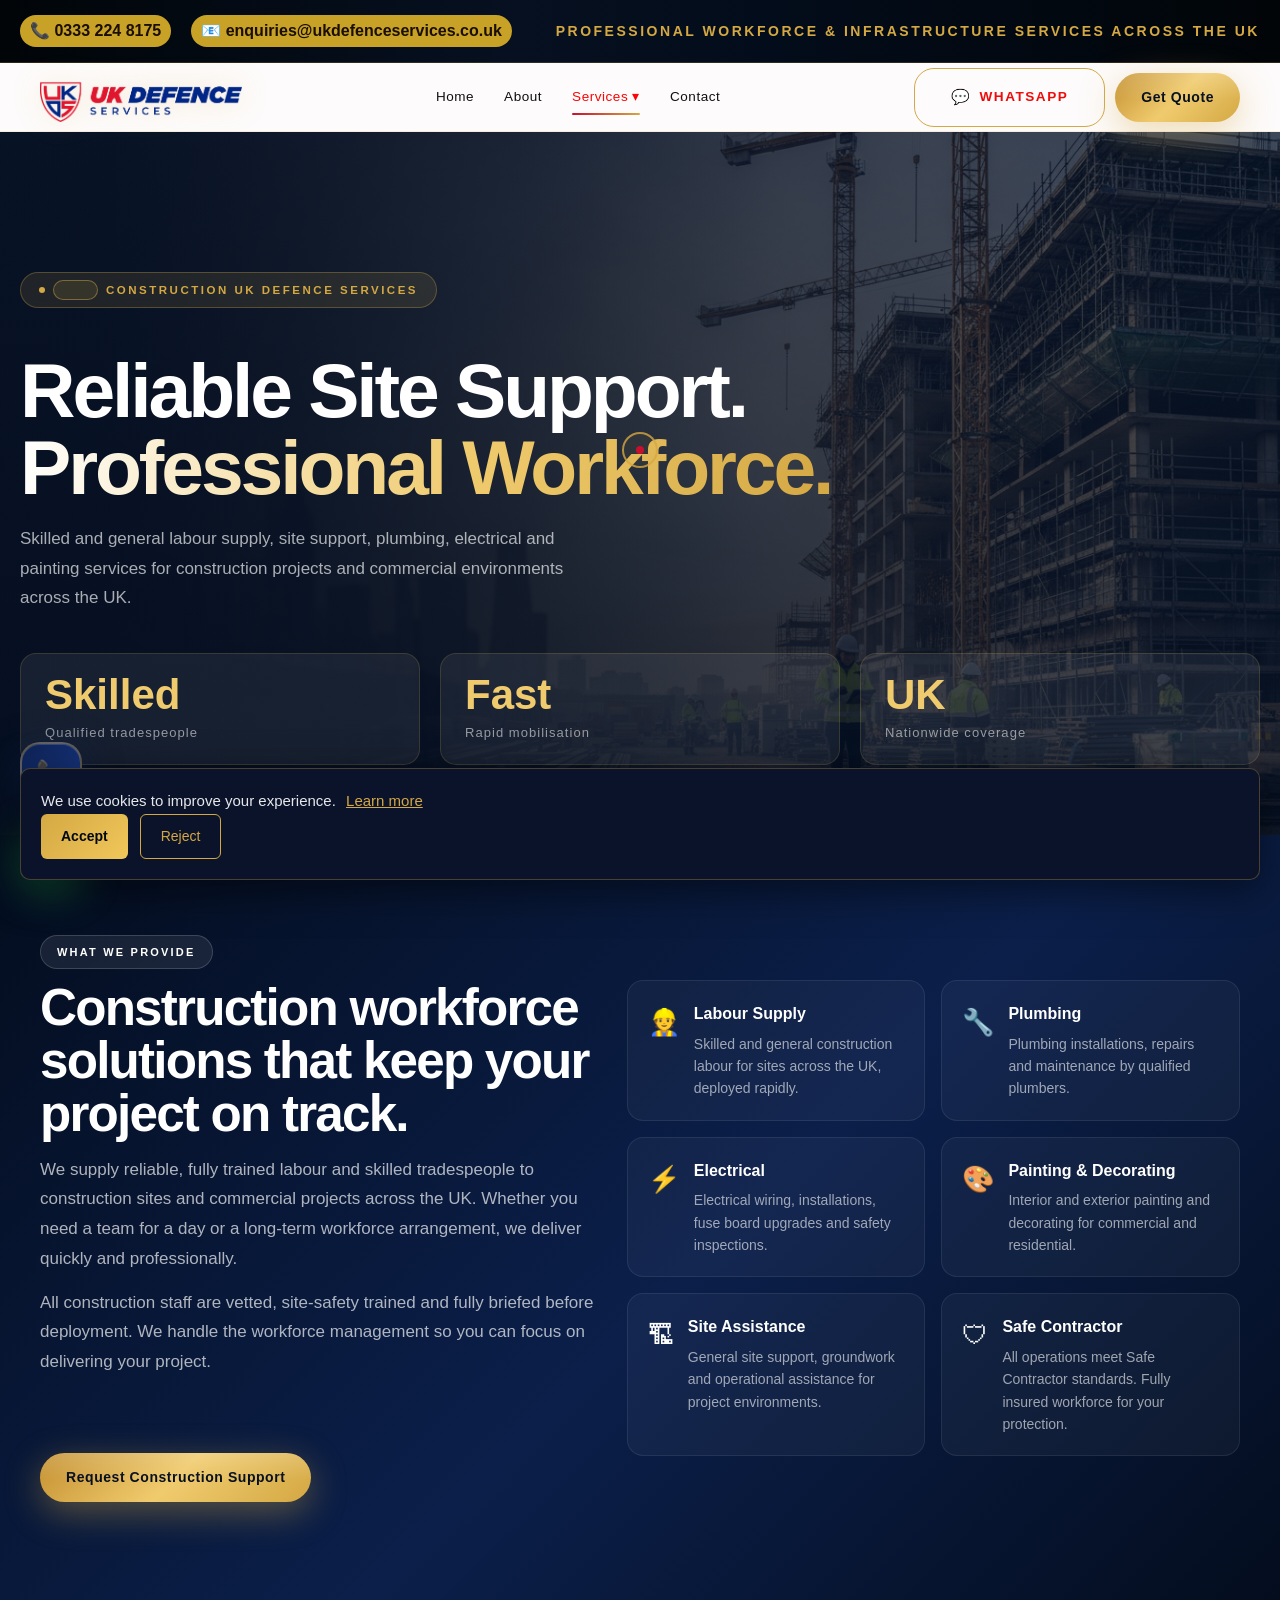
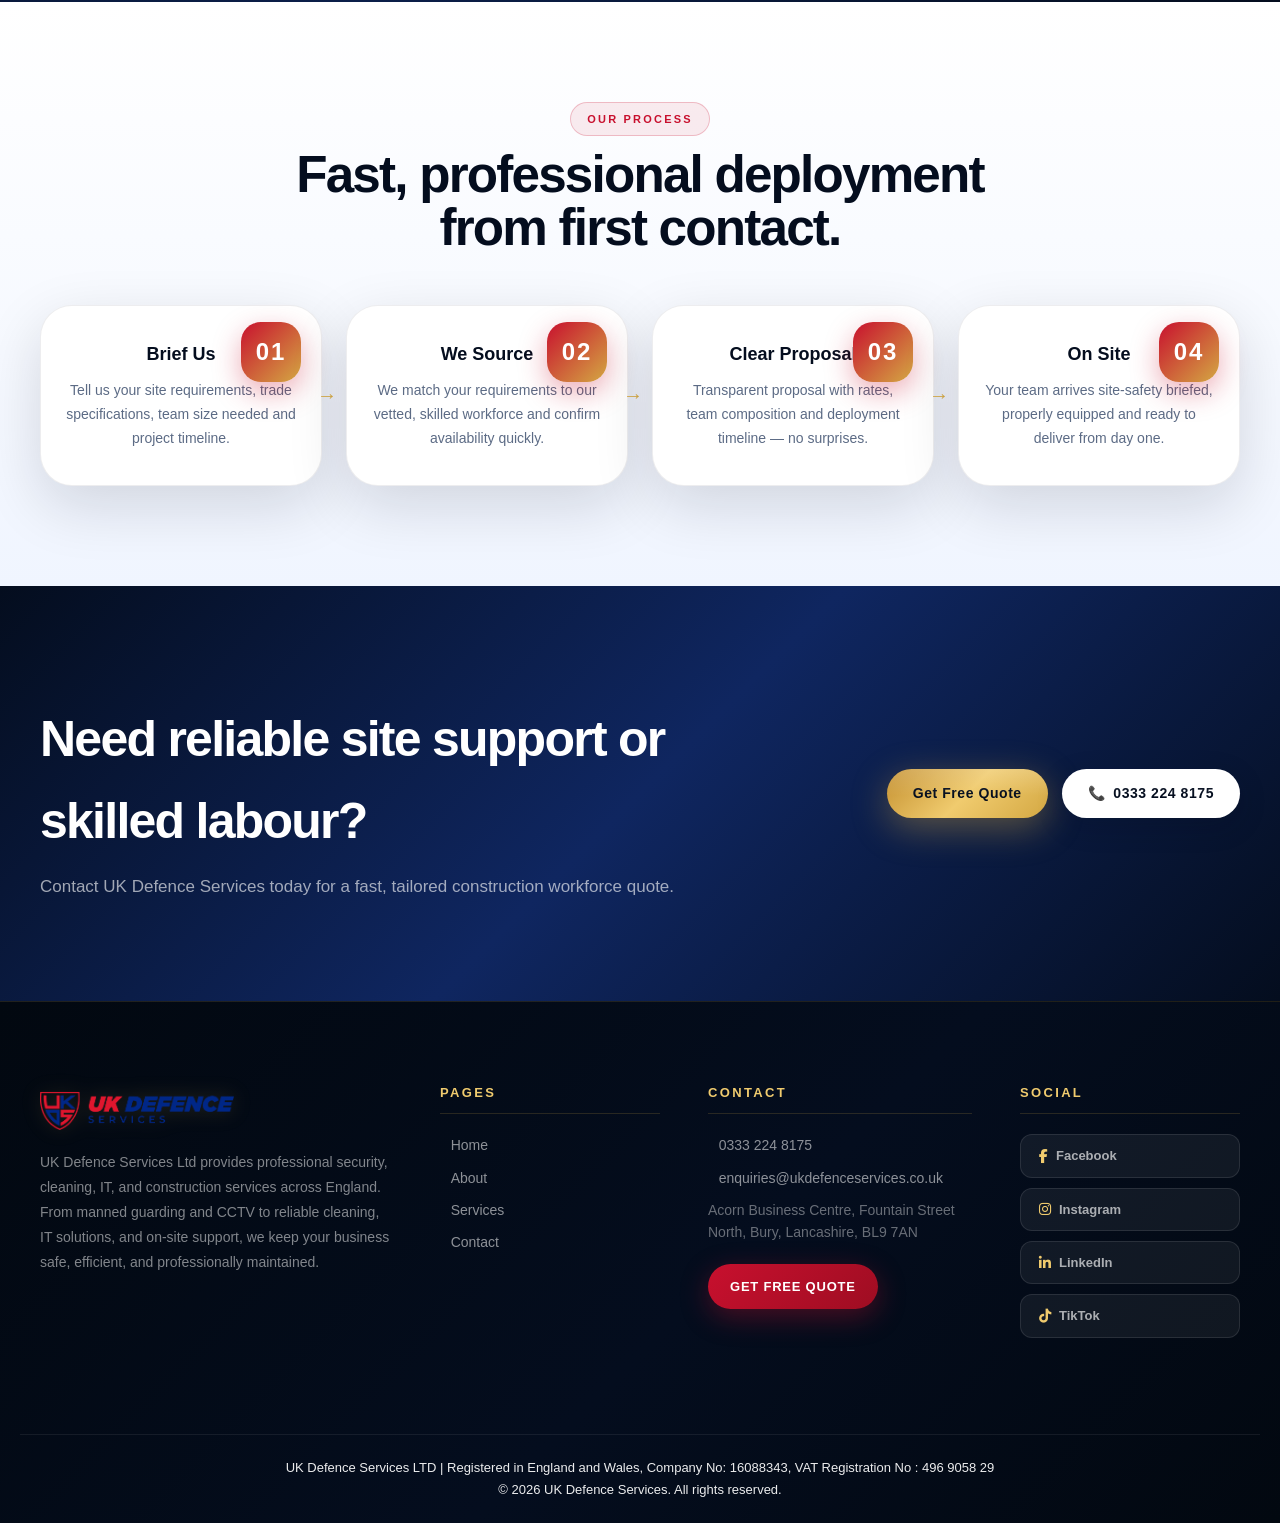
<file: construction.html>
<!-- ========================= FILE: index.html ========================= -->
<!DOCTYPE html>
<html lang="en">
<head>
  <meta charset="UTF-8" />
  <meta name="viewport" content="width=device-width, initial-scale=1.0" />
  <title>UK Defence Services | Security · IT · Construction · Hospitality</title>
  <meta name="description" content="UK Defence Services provides professional security and cleaning services across the UK for offices, construction sites, retail premises, events and commercial properties." />
  <link rel="preconnect" href="https://fonts.googleapis.com">
  <link rel="preconnect" href="https://fonts.gstatic.com" crossorigin>
  <link href="https://fonts.googleapis.com/css2?family=Cormorant+Garamond:ital,wght@0,300;0,400;0,500;0,600;0,700;1,300;1,400;1,600&family=Plus+Jakarta+Sans:ital,wght@0,300;0,400;0,500;0,600;0,700;0,800;1,300;1,400&display=swap" rel="stylesheet">
  <link rel="stylesheet" href="https://cdnjs.cloudflare.com/ajax/libs/font-awesome/6.5.1/css/all.min.css">

  <link rel="stylesheet" href="style.css" >
  <link rel="stylesheet" href="cookie.css">
  <link rel="stylesheet" href="hamburger-fix.css">


</head>

<body class="has-custom-cursor">
<div class="cursor-ring"></div>
<div class="cursor-dot"></div>

  <!-- ===== START: Top Bar ===== -->
  <div class="topbar">
    <div class="container topbar-inner">

     <div class="topbar-left">

        <span style="background: #c8a227; color: #1a0e00; font-weight: 600; font-size: 16px; padding: 3px 10px; border-radius: 20px;">
          <a href="tel:03332248175" style="color: #1a0e00; text-decoration: none;">
            📞 0333 224 8175 </a>
        </span>

        
      <span style="background: #c8a227; color: #1a0e00; font-weight: 600; font-size: 16px; padding: 3px 10px; border-radius: 20px;">
         <a href="mailto:enquiries@ukdefenceservices.co.uk" style="color: #1a0e00; text-decoration: none;">
           📧 enquiries@ukdefenceservices.co.uk </a>
      </span>

      </div>
      <div class="topbar-right">Professional Workforce & Infrastructure Services Across the UK</div>
    </div>
  </div>
  <!-- ===== END: Top Bar ===== -->

  <!-- ===== START: Header / Navigation ===== -->
  <!-- ===== START: Header / Navigation ===== -->
<header class="site-header" id="siteHeader">
  <div class="container nav-wrap">

    <a class="brand" href="index.html">
      <img src="logo.png" alt="UK Defence Services Logo" class="brand-logo-img" />
    </a>

    <nav class="main-nav" id="mainNav">
      <a href="index.html" >Home</a>
      <a href="about.html" >About</a>

      <div class="mega-menu">
         <span class="mega-trigger">Services ▾</span>
        <div class="mega-content">
          <div class="mega-column">
            <h4>Security</h4>
            <a href="security.html">🛡 Security Services</a>
            <p>Manned guarding, patrols, CCTV and event security.</p>
          </div>
          <div class="mega-column">
            <h4>Cleaning</h4>
            <a href="cleaning.html">🧹 Cleaning Services</a>
            <p>Commercial, office and deep cleaning for all premises.</p>
          </div>
          <div class="mega-column">
            <h4>Construction</h4>
            <a href="construction.html">🏗 Construction Services</a>
            <p>Labour supply, site support and skilled trades.</p>
          </div>
          <div class="mega-column">
            <h4>Hospitality</h4>
            <a href="hospitality.html">🍽 Hospitality Staffing</a>
            <p>Front-of-house and event hospitality staff.</p>
          </div>
          <div class="mega-column">
            <h4>Technology</h4>
            <a href="it-services.html">💻 IT &amp; Digital</a>
            <p>Web development, SaaS and digital marketing.</p>
          </div>
          <div class="mega-column">
            <h4>All Services</h4>
            <a href="services.html">📋 View All Services</a>
            <p>See our full range of professional services.</p>
          </div>
        </div>
      </div>

      <a href="contact.html">Contact</a>
    </nav>

    <div class="nav-actions">
      <a class="btn btn-outline btn-icon whatsapp-btn" href="https://wa.me/447380738256">
        <span>💬</span> WhatsApp
      </a>
      <a class="btn btn-gold" href="contact.html">Get Quote</a>
    </div>

    <button class="menu-toggle" id="menuToggle" aria-label="Open menu">☰</button>

  </div>
</header>
<!-- ===== END: Header / Navigation ===== -->


<!-- ===== MOBILE NAV — outside header so position:fixed works correctly ===== -->
<div class="mobile-nav" id="mobileNav">

  <a href="index.html" class="mnav-link">Home</a>
  <a href="about.html" class="mnav-link">About</a>

  <div class="mnav-services-trigger" id="svcTrigger" onclick="toggleMobileServices()">
    <span>Services</span>
    <span class="mnav-chevron" id="svcChevron"></span>
  </div>

  <div class="mnav-sub-drawer" id="svcDrawer">
    <a href="security.html" class="mnav-sub-item">
      <span class="mnav-sub-icon">🛡</span> Security Services
    </a>
    <a href="cleaning.html" class="mnav-sub-item">
      <span class="mnav-sub-icon">🧹</span> Cleaning Services
    </a>
    <a href="construction.html" class="mnav-sub-item">
      <span class="mnav-sub-icon">🏗</span> Construction
    </a>
    <a href="hospitality.html" class="mnav-sub-item">
      <span class="mnav-sub-icon">🍽</span> Hospitality
    </a>
    <a href="it-services.html" class="mnav-sub-item">
      <span class="mnav-sub-icon">💻</span> IT &amp; Digital
    </a>
    <a href="services.html" class="mnav-sub-item">
      <span class="mnav-sub-icon">📋</span> All Services
    </a>
  </div>

  <a href="contact.html" class="mnav-link">Contact</a>

</div>
<!-- ===== END: MOBILE NAV ===== -->
  <!-- ===== END: Header / Navigation ===== -->

 
<!--    Hero Section -->

 <section class="page-hero" style="background-image:linear-gradient(90deg, rgba(7,18,38,.82), rgba(7,18,38,.42)), 
 url('constructionpage-carousel.png');">
 
 <div class="container">
  <div class="hero-tag"><span class="eyebrow"></span>Construction UK Defence Services</div>
  
 <h1>Reliable Site Support.<br><span>Professional Workforce.</span></h1>
    <p>Skilled and general labour supply, site support, plumbing, electrical and painting services for construction projects and commercial environments across the UK.</p>
    <div class="service-page-hero-stats">
      <div class="sph-stat"><span class="num">Skilled</span><div class="lbl">Qualified tradespeople</div></div>
      <div class="sph-stat"><span class="num">Fast</span><div class="lbl">Rapid mobilisation</div></div>
      <div class="sph-stat"><span class="num">UK</span><div class="lbl">Nationwide coverage</div></div>
    </div>

</div>
</section>


<!-- End Hero Section-->

  <!-- ===== START: Construction Page Content ===== -->

<section class="section theme-dark">
  <div class="container">
    <div class="two-col-content reveal" style="color:white;">
      <div>
        <div class="section-heading light">
          <span class="tag-label dark-tag">What We Provide</span>
          <h2>Construction workforce solutions that keep your project on track.</h2>
          <p style="color:rgba(255,255,255,.68);">We supply reliable, fully trained labour and skilled tradespeople to construction sites and commercial projects across the UK. Whether you need a team for a day or a long-term workforce arrangement, we deliver quickly and professionally.</p>
          <p style="color:rgba(255,255,255,.68);margin-top:14px;">All construction staff are vetted, site-safety trained and fully briefed before deployment. We handle the workforce management so you can focus on delivering your project.</p>
        </div>
        <a href="contact.html" class="btn btn-gold" style="margin-top:28px;">Request Construction Support</a>
      </div>
      <div class="scope-grid">
        <div class="scope-item"><div class="scope-icon">👷</div><div><h4>Labour Supply</h4><p>Skilled and general construction labour for sites across the UK, deployed rapidly.</p></div></div>
        <div class="scope-item"><div class="scope-icon">🔧</div><div><h4>Plumbing</h4><p>Plumbing installations, repairs and maintenance by qualified plumbers.</p></div></div>
        <div class="scope-item"><div class="scope-icon">⚡</div><div><h4>Electrical</h4><p>Electrical wiring, installations, fuse board upgrades and safety inspections.</p></div></div>
        <div class="scope-item"><div class="scope-icon">🎨</div><div><h4>Painting &amp; Decorating</h4><p>Interior and exterior painting and decorating for commercial and residential.</p></div></div>
        <div class="scope-item"><div class="scope-icon">🏗</div><div><h4>Site Assistance</h4><p>General site support, groundwork and operational assistance for project environments.</p></div></div>
        <div class="scope-item"><div class="scope-icon">🛡</div><div><h4>Safe Contractor</h4><p>All operations meet Safe Contractor standards. Fully insured workforce for your protection.</p></div></div>
      </div>
    </div>
  </div>
</section>

<section class="section theme-light">
  <div class="container">
    <div class="section-heading center-width"><span class="tag-label">Our Process</span><h2>Fast, professional deployment from first contact.</h2></div>
    <div class="process-grid" style="margin-top:50px;">
      <div class="process-step reveal"><div class="step-num">01</div><h3>Brief Us</h3><p>Tell us your site requirements, trade specifications, team size needed and project timeline.</p></div>
      <div class="process-step reveal"><div class="step-num">02</div><h3>We Source</h3><p>We match your requirements to our vetted, skilled workforce and confirm availability quickly.</p></div>
      <div class="process-step reveal"><div class="step-num">03</div><h3>Clear Proposal</h3><p>Transparent proposal with rates, team composition and deployment timeline — no surprises.</p></div>
      <div class="process-step reveal"><div class="step-num">04</div><h3>On Site</h3><p>Your team arrives site-safety briefed, properly equipped and ready to deliver from day one.</p></div>
    </div>
  </div>
</section>

<section class="section theme-gradient-cta">
  <div class="cta-orb cta-orb-1"></div><div class="cta-orb cta-orb-2"></div>
  <div class="container"><div class="cta-banner reveal"><div class="cta-text-col"><h2>Need reliable site support or skilled labour?</h2><p>Contact UK Defence Services today for a fast, tailored construction workforce quote.</p></div><div class="cta-buttons-col"><a class="btn btn-gold" href="contact.html">Get Free Quote</a><a class="btn btn-light" href="tel:03332248175"><span>📞</span> 0333 224 8175</a></div></div></div>
</section>





<!-- End of page-->


   <!-- ===== START: Footer ===== -->
  <footer class="site-footer">
    <div class="container footer-grid">
      <div>
        <img src="logo.png" alt="UK Defence Services Logo" class="footer-logo" />
        <p> UK Defence Services Ltd provides professional security, cleaning, IT, and construction 
          services across England. From manned guarding and CCTV to reliable cleaning, IT solutions, 
          and on-site support, we keep your business safe, efficient, and professionally maintained.</p>
      </div>
      <div>
        <h4>Pages</h4>
        <ul class="footer-links">
          <li><a href="index.html">Home</a></li>
          <li><a href="about.html">About</a></li>
          <li><a href="services.html">Services</a></li>
        
          <li><a href="contact.html">Contact</a></li>
        </ul>
      </div>
      <div>
        <h4>Contact</h4>
        <ul class="footer-links">
          <li><a href="tel:03332248175">0333 224 8175</a></li>
          <li><a href="mailto:enquiries@ukdefenceservices.co.uk">enquiries@ukdefenceservices.co.uk</a></li>
          <li>Acorn Business Centre, Fountain Street North, Bury, Lancashire, BL9 7AN</li>
        </ul>

        <a href="contact.html" class="footer-cta">Get Free Quote</a>
      </div>
      <div>
        <h4>Social</h4>
        <div class="footer-socials">

<a href="https://www.facebook.com/profile.php?id=61570883460494&locale=en_GB" class="social-chip">
<i class="fa-brands fa-facebook-f"></i>
Facebook
</a>

<a href="https://www.instagram.com/uk.defence.services.ltd/" class="social-chip">
<i class="fa-brands fa-instagram"></i>
Instagram
</a>

<a href="https://www.linkedin.com/company/108070191/admin/dashboard/" class="social-chip">
<i class="fa-brands fa-linkedin-in"></i>
LinkedIn
</a>

<!-- ===== <a href="#" class="social-chip">
<i class="fa-brands fa-youtube"></i>
YouTube
</a> ===== -->


<a href="https://www.tiktok.com/@uk.defence.services.ltd" class="social-chip">
<i class="fa-brands fa-tiktok"></i>
TikTok
</a>
<br>
<!-- =====<a href="#" class="social-chip">
<i class="fa-brands fa-x-twitter"></i>
Twitter
</a> ===== -->

</div>

        
      </div>
    </div>
    
    <div class="container footer-bottom">UK Defence Services LTD | 
      Registered in England and Wales, Company No: 16088343,  VAT Registration No : 496 9058 29
        <br>© 2026 UK Defence Services. All rights reserved.</div>
  </footer>
  <!-- ===== END: Footer ===== -->

  <!-- ===== START: Floating CTA Buttons ===== -->
  <div class="floating-cta-stack">
    <a href="tel:03332248175" class="float-btn call">📞</a>
    <a href="https://wa.me/447380738256" class="float-btn whatsapp">💬</a>
  </div>
  <!-- ===== END: Floating CTA Buttons ===== -->



  <!-- cookies-->

 <div id="cookie-banner" class="cookie-banner">
  
  <p class="cookie-text">
    We use cookies to improve your experience.
    <a href="cookie-policy.html">Learn more</a>
  </p>

  <div class="cookie-actions">
    <button onclick="acceptCookies()">Accept</button>
    <button onclick="rejectCookies()">Reject</button>
  </div>

</div>

 <!-- End cookies-->
  
  <script src="script.js"></script>
  <script src="cookie.js"></script>
   <script>
  // Auto-active Services trigger on sub-pages
  const servicePages = [
    'security.html', 'cleaning.html', 'construction.html',
    'hospitality.html', 'it-services.html', 'services.html'
  ];
  const currentPage = window.location.pathname.split('/').pop();
  if (servicePages.includes(currentPage)) {
    const trigger = document.querySelector('.mega-trigger');
    if (trigger) trigger.classList.add('active');
  }
</script>
</body>
</html>
</file>
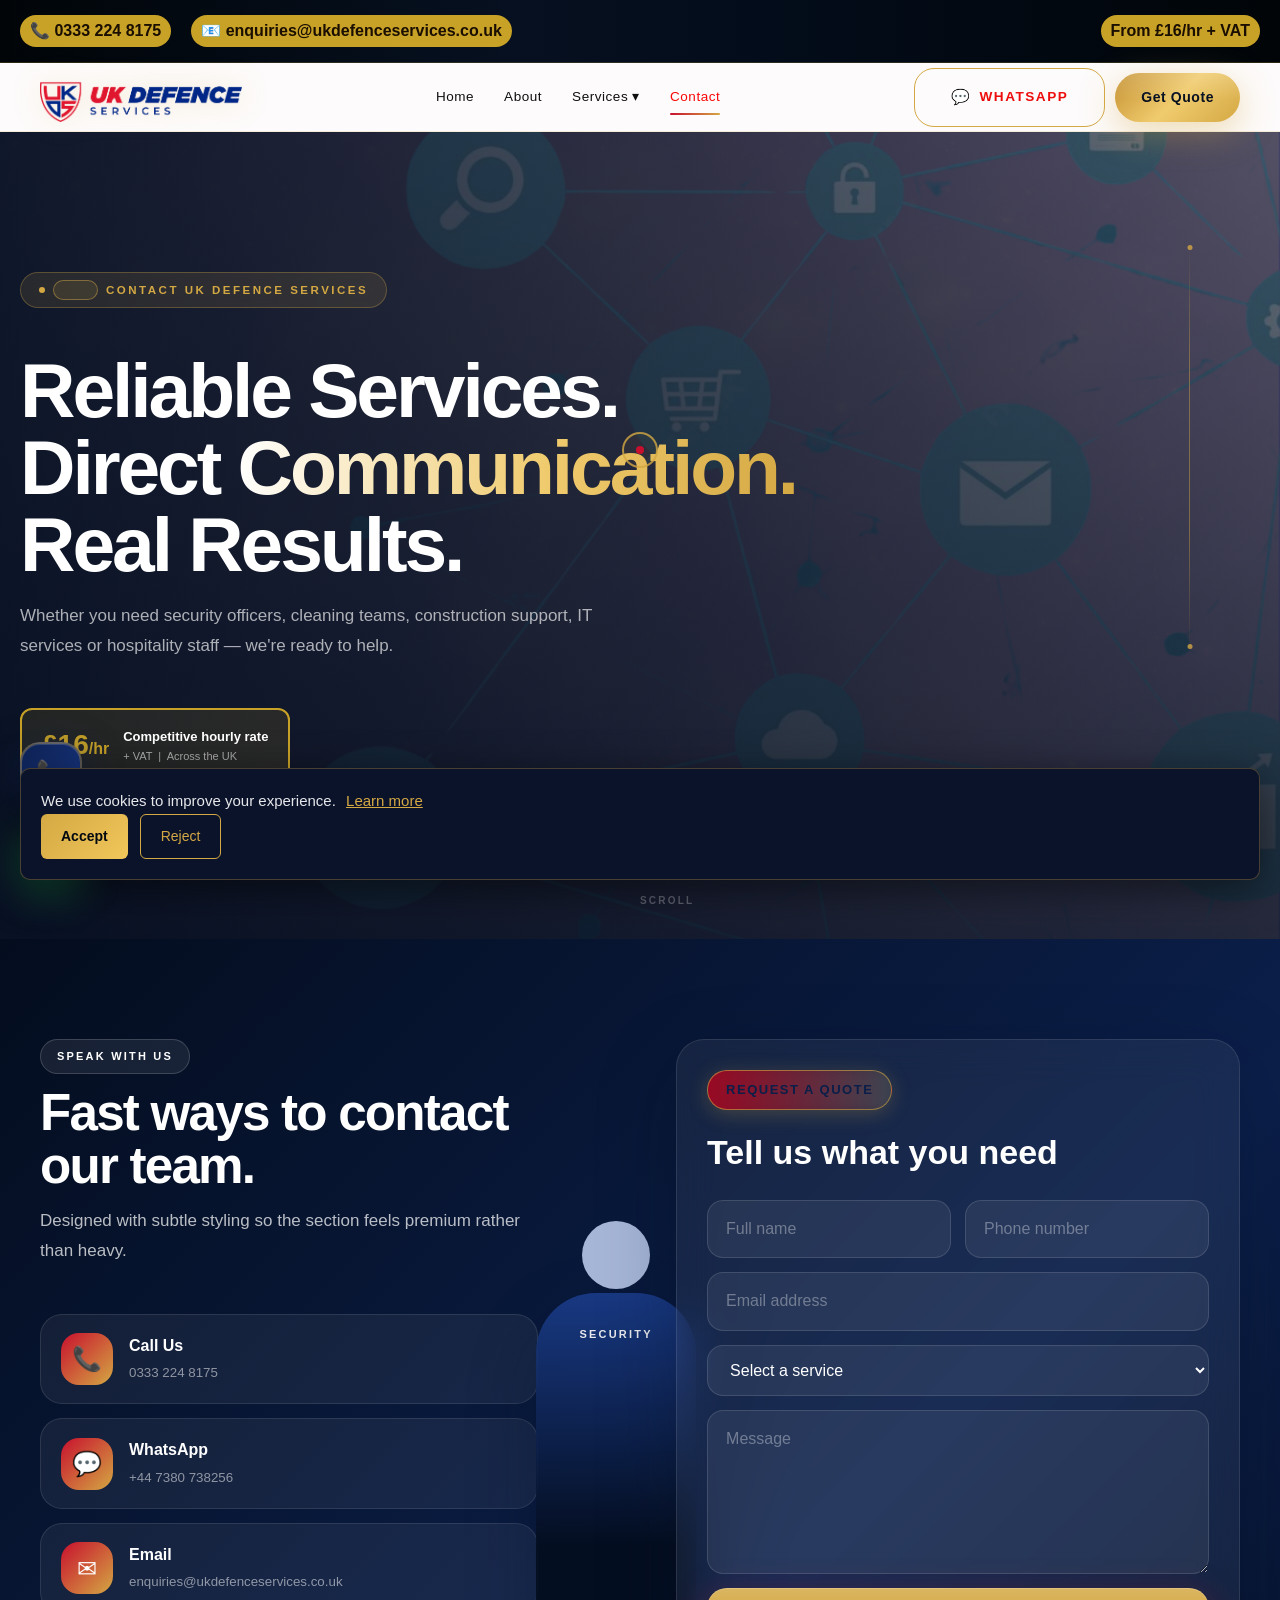
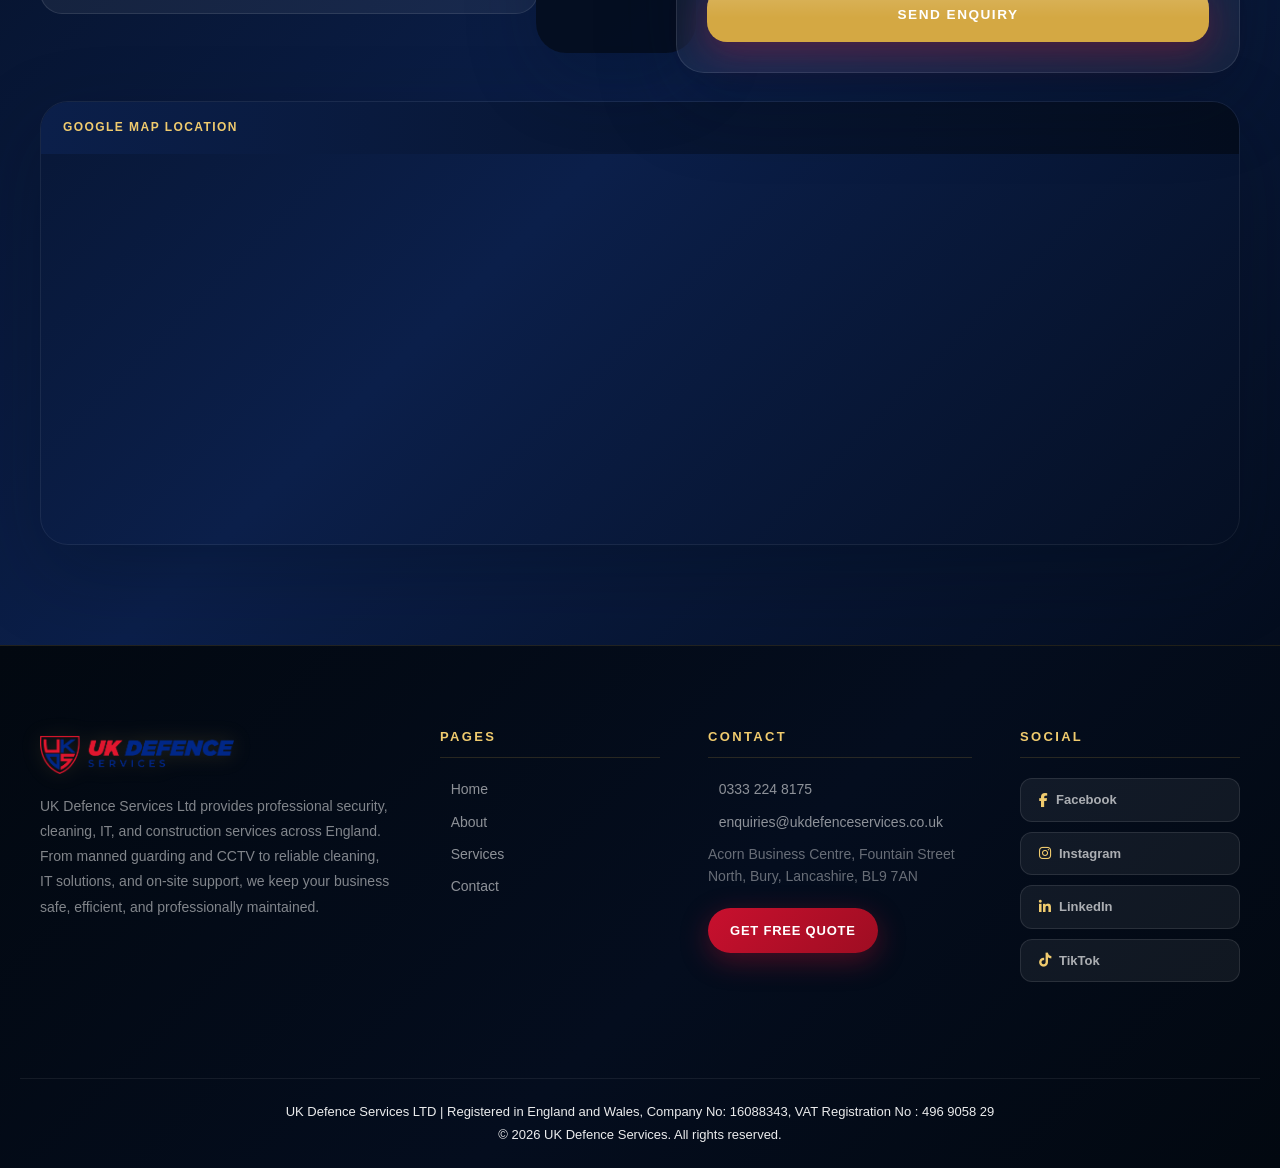
<file: contact.html>
<!-- ========================= FILE: contact.html ========================= -->
<!DOCTYPE html>
<html lang="en">
<head>
  <meta charset="UTF-8" />
  <meta name="viewport" content="width=device-width, initial-scale=1.0" />
  <title>UK Defence Services | Security · IT · Construction · Hospitality</title>
  <meta name="description" content="UK Defence Services provides professional security and cleaning services across the UK for offices, construction sites, retail premises, events and commercial properties." />
  <link rel="preconnect" href="https://fonts.googleapis.com">
  <link rel="preconnect" href="https://fonts.gstatic.com" crossorigin>
  <link href="https://fonts.googleapis.com/css2?family=Cormorant+Garamond:ital,wght@0,300;0,400;0,500;0,600;0,700;1,300;1,400;1,600&family=Plus+Jakarta+Sans:ital,wght@0,300;0,400;0,500;0,600;0,700;0,800;1,300;1,400&display=swap" rel="stylesheet">
  <link rel="stylesheet" href="https://cdnjs.cloudflare.com/ajax/libs/font-awesome/6.5.1/css/all.min.css">

  <link rel="stylesheet" href="style.css" />
  <link rel="stylesheet" href="cookie.css">
  <link rel="stylesheet" href="hamburger-fix.css">
  

 
</head>

<body class="has-custom-cursor">
<div class="cursor-ring"></div>
<div class="cursor-dot"></div>

  <!-- ===== START: Top Bar ===== -->
   <div class="topbar">
    <div class="container topbar-inner">
      <div class="topbar-left">

        <span style="background: #c8a227; color: #1a0e00; font-weight: 600; font-size: 16px; padding: 3px 10px; border-radius: 20px;">
          <a href="tel:03332248175" style="color: #1a0e00; text-decoration: none;">
            📞 0333 224 8175 </a>
        </span>

        
      <span style="background: #c8a227; color: #1a0e00; font-weight: 600; font-size: 16px; padding: 3px 10px; border-radius: 20px;">
         <a href="mailto:enquiries@ukdefenceservices.co.uk" style="color: #1a0e00; text-decoration: none;">
           📧 enquiries@ukdefenceservices.co.uk </a>
      </span>

      </div>
       <span style="background: #c8a227; color: #1a0e00; font-weight: 600; font-size: 16px; padding: 3px 10px; border-radius: 20px;">From £16/hr + VAT</span>
     
    </div>
  </div>
  <!-- ===== END: Top Bar ===== -->

  <!-- ===== START: Header / Navigation ===== -->
  

  <!-- ===== START: Header / Navigation ===== -->
<header class="site-header" id="siteHeader">
  <div class="container nav-wrap">

    <a class="brand" href="index.html">
      <img src="logo.png" alt="UK Defence Services Logo" class="brand-logo-img" />
    </a>

    <nav class="main-nav" id="mainNav">
      <a href="index.html" >Home</a>
      <a href="about.html" >About</a>

      <div class="mega-menu">
         <span class="mega-trigger">Services ▾</span>
        <div class="mega-content">
          <div class="mega-column">
            <h4>Security</h4>
            <a href="security.html">🛡 Security Services</a>
            <p>Manned guarding, patrols, CCTV and event security.</p>
          </div>
          <div class="mega-column">
            <h4>Cleaning</h4>
            <a href="cleaning.html">🧹 Cleaning Services</a>
            <p>Commercial, office and deep cleaning for all premises.</p>
          </div>
          <div class="mega-column">
            <h4>Construction</h4>
            <a href="construction.html">🏗 Construction Services</a>
            <p>Labour supply, site support and skilled trades.</p>
          </div>
          <div class="mega-column">
            <h4>Hospitality</h4>
            <a href="hospitality.html">🍽 Hospitality Staffing</a>
            <p>Front-of-house and event hospitality staff.</p>
          </div>
          <div class="mega-column">
            <h4>Technology</h4>
            <a href="it-services.html">💻 IT &amp; Digital</a>
            <p>Web development, SaaS and digital marketing.</p>
          </div>
          <div class="mega-column">
            <h4>All Services</h4>
            <a href="services.html">📋 View All Services</a>
            <p>See our full range of professional services.</p>
          </div>
        </div>
      </div>

      <a href="contact.html" class="active">Contact</a>
    </nav>

    <div class="nav-actions">
      <a class="btn btn-outline btn-icon whatsapp-btn" href="https://wa.me/447380738256">
        <span>💬</span> WhatsApp
      </a>
      <a class="btn btn-gold" href="contact.html">Get Quote</a>
    </div>

    <button class="menu-toggle" id="menuToggle" aria-label="Open menu">☰</button>

  </div>
</header>
<!-- ===== END: Header / Navigation ===== -->




<div class="mobile-nav" id="mobileNav">

  <a href="index.html" class="mnav-link">Home</a>
  <a href="about.html" class="mnav-link">About</a>

  <div class="mnav-services-trigger" id="svcTrigger" onclick="toggleMobileServices()">
    <span>Services</span>
    <span class="mnav-chevron" id="svcChevron"></span>
  </div>

  <div class="mnav-sub-drawer" id="svcDrawer">
    <a href="security.html" class="mnav-sub-item">
      <span class="mnav-sub-icon">🛡</span> Security Services
    </a>
    <a href="cleaning.html" class="mnav-sub-item">
      <span class="mnav-sub-icon">🧹</span> Cleaning Services
    </a>
    <a href="construction.html" class="mnav-sub-item">
      <span class="mnav-sub-icon">🏗</span> Construction
    </a>
    <a href="hospitality.html" class="mnav-sub-item">
      <span class="mnav-sub-icon">🍽</span> Hospitality
    </a>
    <a href="it-services.html" class="mnav-sub-item">
      <span class="mnav-sub-icon">💻</span> IT &amp; Digital
    </a>
    <a href="services.html" class="mnav-sub-item">
      <span class="mnav-sub-icon">📋</span> All Services
    </a>
  </div>

  <a href="contact.html" class="mnav-link">Contact</a>

</div>
<!-- ===== END: MOBILE NAV ===== -->
  <!-- ===== END: Header / Navigation ===== -->




<!-- change here of every page-->


  <!-- ===== START: Page Hero ===== -->

 <section class="page-hero" style="background-image:linear-gradient(90deg, rgba(7,18,38,.82), rgba(7,18,38,.42)), 
 url('contact1-hero.png'); background-size: cover; background-position: right center; background-repeat: no-repeat; ">

<!-- veritcal line on left--> 
<div class="vach__deco-line" aria-hidden="true"></div>
 
 <div class="container ">
  <div class="hero-tag"><span class="eyebrow"></span>Contact UK Defence Services</div>


<h1 class="gl__hero-title">
  Reliable Services.<br>
  Direct <span>Communication.</span><br>
  Real Results.
</h1>

  <p class="gl__hero-desc">
    Whether you need security officers, cleaning teams, construction support, IT services or hospitality staff — we're ready to help.
  </p>
    <div style="margin-top: 20px; margin-bottom: 25px; display: inline-flex; align-items: center; gap: 14px; background: rgba(200,162,39,0.12); 
    border: 2px solid #c8a227; border-radius: 12px; padding: 12px 20px;">
  <div style="font-size: 28px; font-weight: 700; color: #c8a227;">£16<span style="font-size: 16px;">/hr</span></div>
  <div>
    <div style="color: #ffffff; font-size: 13px; font-weight: 600;">Competitive hourly rate</div>
    <div style="color: #aaaaaa; font-size: 11px;">+ VAT &nbsp;|&nbsp; Across the UK</div>
  </div>
</div>
<br>
   <!-- Stats row — matches screenshot -->
    <div class="vach__stats">
      <div class="vach__stat">
        <div class="vach__stat-num">4hr</div>
        <div class="vach__stat-label">Response Time</div>
      </div>
      <div class="vach__stat">
        <div class="vach__stat-num">Free</div>
        <div class="vach__stat-label">Consultation</div>
      </div>
      <div class="vach__stat">
        <div class="vach__stat-num">UK</div>
        <div class="vach__stat-label">Coverage</div>
      </div>
      <div class="vach__stat">
        <div class="vach__stat-num">0333</div>
        <div class="vach__stat-label">224 8175</div>
      </div>
    </div>
  
  
</div>

  <!-- Scroll indicator -->
  <div class="vach__scroll" aria-hidden="true">
    <div class="vach__scroll-line"></div>
    Scroll
  </div>
</section>




    <!-- ===== END: Page Hero ===== -->

 
  <!-- ===== START: Contact Layout ===== -->
  <section class="section theme-dark contact-section-advanced">
    <div class="container contact-grid-advanced">
      <div>
        <div class="section-heading light"><span class="tag-label dark-tag">Speak With Us</span>
          <h2>Fast ways to contact our team.</h2><p>Designed with subtle styling so the section feels premium rather than heavy.</p></div>
        <div class="contact-link-stack">
          <a class="contact-info-card" href="tel:03332248175"><span>📞</span><div><strong>Call Us</strong><small>0333 224 8175</small></div></a>
          <a class="contact-info-card" href="https://wa.me/447380738256"><span>💬</span><div><strong>WhatsApp</strong><small>+44 7380 738256</small></div></a>
          <a class="contact-info-card" href="mailto:enquiries@ukdefenceservices.co.uk"><span>✉</span><div><strong>Email</strong><small>enquiries@ukdefenceservices.co.uk</small></div></a>
        </div>
      </div>

      <div class="contact-form-shell">
        <div class="security-figure-decor"></div>
        <form class="contact-form-card">
          <span class="mini-tag white-mini">Request a Quote</span>
          <h3>Tell us what you need</h3>
          <div class="form-grid">
            <input type="text" placeholder="Full name" />
            <input type="text" placeholder="Phone number" />
            <input type="email" placeholder="Email address" class="full" />
            <select class="full"><option>Select a service</option><option>Security Services</option><option>Cleaning Services</option><option>Both Security & Cleaning</option><option>Job Enquiry</option></select>
            <textarea rows="5" placeholder="Message" class="full"></textarea>
            <button type="button" class="btn btn-primary full">Send Enquiry</button>
          </div>
        </form>
      </div>
    </div>

    <div class="container">
      <div class="map-shell">
        <div class="map-header">Google Map Location</div>
        <iframe title="UK Defence Services Map" src="https://www.google.com/maps?q=Acorn%20Business%20Centre%2C%20Fountain%20Street%20North%2C%20Bury%2C%20Lancashire%2C%20BL9%207AN&z=14&output=embed" loading="lazy"></iframe>
      </div>
    </div>
  </section>
  <!-- ===== END: Contact Layout ===== -->

<!-- End of change here of every page-->

   <!-- ===== START: Footer ===== -->
  <footer class="site-footer">
    <div class="container footer-grid">
      <div>
        <img src="logo.png" alt="UK Defence Services Logo" class="footer-logo" />
        <p> UK Defence Services Ltd provides professional security, cleaning, IT, and construction 
          services across England. From manned guarding and CCTV to reliable cleaning, IT solutions, 
          and on-site support, we keep your business safe, efficient, and professionally maintained.</p>
      </div>
      <div>
        <h4>Pages</h4>
        <ul class="footer-links">
          <li><a href="index.html">Home</a></li>
          <li><a href="about.html">About</a></li>
          <li><a href="services.html">Services</a></li>
          <li><a href="contact.html">Contact</a></li>
        </ul>
      </div>
      <div>
        <h4>Contact</h4>
        <ul class="footer-links">
          <li><a href="tel:03332248175">0333 224 8175</a></li>
          <li><a href="mailto:enquiries@ukdefenceservices.co.uk">enquiries@ukdefenceservices.co.uk</a></li>
          <li>Acorn Business Centre, Fountain Street North, Bury, Lancashire, BL9 7AN</li>
        </ul>

        <a href="contact.html" class="footer-cta">Get Free Quote</a>
      </div>
      <div>
        <h4>Social</h4>
        <div class="footer-socials">

<a href="https://www.facebook.com/profile.php?id=61570883460494&locale=en_GB" class="social-chip">
<i class="fa-brands fa-facebook-f"></i>
Facebook
</a>

<a href="https://www.instagram.com/uk.defence.services.ltd/" class="social-chip">
<i class="fa-brands fa-instagram"></i>
Instagram
</a>

<a href="https://www.linkedin.com/company/108070191/admin/dashboard/" class="social-chip">
<i class="fa-brands fa-linkedin-in"></i>
LinkedIn
</a>

<!-- ===== <a href="#" class="social-chip">
<i class="fa-brands fa-youtube"></i>
YouTube
</a> ===== -->


<a href="https://www.tiktok.com/@uk.defence.services.ltd" class="social-chip">
<i class="fa-brands fa-tiktok"></i>
TikTok
</a>
<br>
<!-- =====<a href="#" class="social-chip">
<i class="fa-brands fa-x-twitter"></i>
Twitter
</a> ===== -->

</div>

        
      </div>
    </div>
    
    <div class="container footer-bottom">UK Defence Services LTD | 
      Registered in England and Wales, Company No: 16088343,  VAT Registration No : 496 9058 29
        <br>© 2026 UK Defence Services. All rights reserved.</div>
  </footer>
  <!-- ===== END: Footer ===== -->

  <!-- ===== START: Floating CTA Buttons ===== -->
  <div class="floating-cta-stack">
    <a href="tel:03332248175" class="float-btn call">📞</a>
    <a href="https://wa.me/447380738256" class="float-btn whatsapp">💬</a>
  </div>
  <!-- ===== END: Floating CTA Buttons ===== -->



  
  <script src="script.js"></script>
  <script src="cookie.js"></script>

   <!-- cookies-->

 <div id="cookie-banner" class="cookie-banner">
  
  <p class="cookie-text">
    We use cookies to improve your experience.
    <a href="cookie-policy.html">Learn more</a>
  </p>

  <div class="cookie-actions">
    <button onclick="acceptCookies()">Accept</button>
    <button onclick="rejectCookies()">Reject</button>
  </div>

</div>

 <!-- End cookies-->

 <script>
  // Auto-active Services trigger on sub-pages
  const servicePages = [
    'security.html', 'cleaning.html', 'construction.html',
    'hospitality.html', 'it-services.html', 'services.html'
  ];
  const currentPage = window.location.pathname.split('/').pop();
  if (servicePages.includes(currentPage)) {
    const trigger = document.querySelector('.mega-trigger');
    if (trigger) trigger.classList.add('active');
  }
</script>
</body>
</html>
</file>
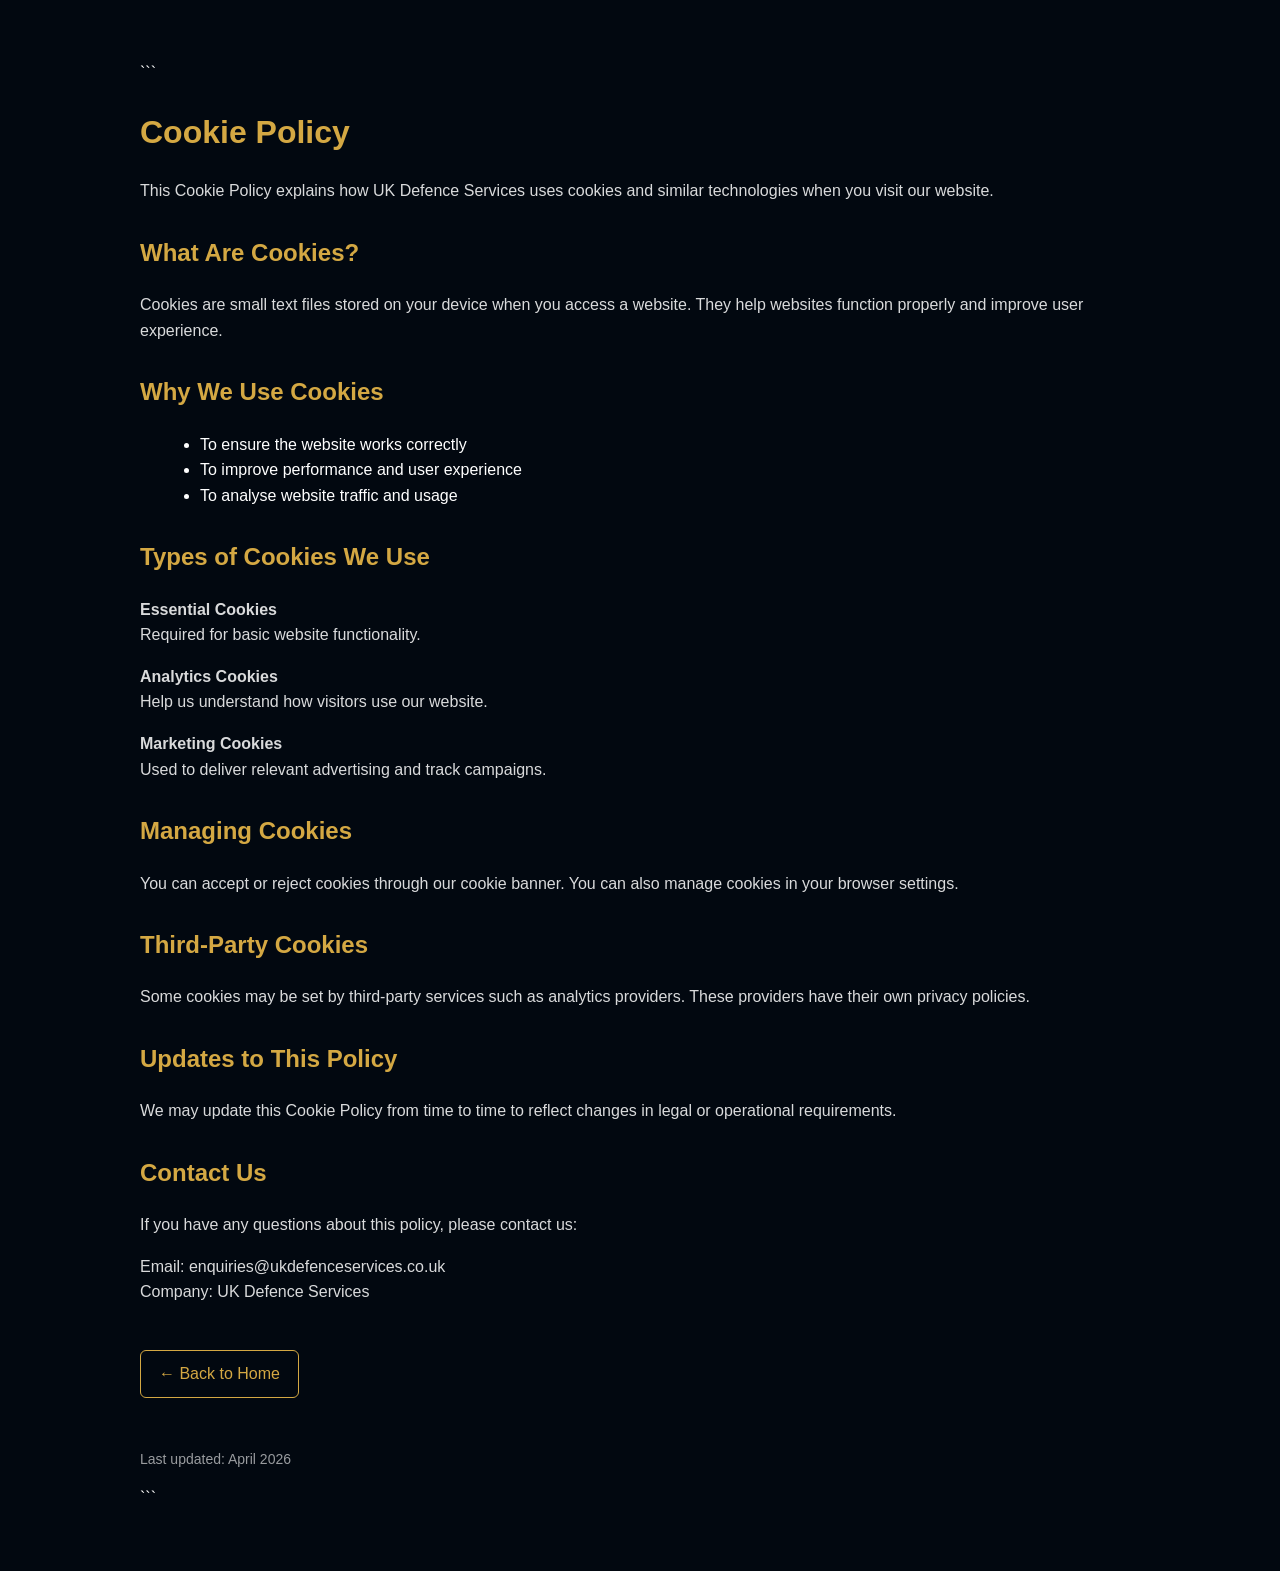
<file: cookie-policy.html>
<!DOCTYPE html>

<html lang="en">
<head>
  <meta charset="UTF-8">
  <meta name="viewport" content="width=device-width, initial-scale=1.0">
  <title>Cookie Policy | UK Defence Services</title>

  <style>
    body {
      margin: 0;
      font-family: Arial, sans-serif;
      background: #020810;
      color: #ffffff;
      line-height: 1.6;
    }

    .container {
      max-width: 1000px;
      margin: auto;
      padding: 60px 20px;
    }

    h1 {
      color: #D4A843;
      margin-bottom: 20px;
    }

    h2 {
      color: #D4A843;
      margin-top: 30px;
    }

    p {
      color: rgba(255,255,255,0.85);
      margin-bottom: 15px;
    }

    ul {
      margin-left: 20px;
      margin-bottom: 20px;
    }

    a {
      color: #D4A843;
      text-decoration: none;
    }

    a:hover {
      text-decoration: underline;
    }

    .back-btn {
      display: inline-block;
      margin-top: 30px;
      padding: 10px 18px;
      border: 1px solid #D4A843;
      color: #D4A843;
      border-radius: 6px;
    }

    .back-btn:hover {
      background: #D4A843;
      color: #020810;
    }

    .footer {
      margin-top: 50px;
      font-size: 14px;
      opacity: 0.7;
    }
  </style>

</head>

<body>

  <div class="container">

```
<h1>Cookie Policy</h1>

<p>
  This Cookie Policy explains how UK Defence Services uses cookies and similar technologies when you visit our website.
</p>

<h2>What Are Cookies?</h2>
<p>
  Cookies are small text files stored on your device when you access a website. They help websites function properly and improve user experience.
</p>

<h2>Why We Use Cookies</h2>
<ul>
  <li>To ensure the website works correctly</li>
  <li>To improve performance and user experience</li>
  <li>To analyse website traffic and usage</li>
</ul>

<h2>Types of Cookies We Use</h2>

<p><strong>Essential Cookies</strong><br>
Required for basic website functionality.</p>

<p><strong>Analytics Cookies</strong><br>
Help us understand how visitors use our website.</p>

<p><strong>Marketing Cookies</strong><br>
Used to deliver relevant advertising and track campaigns.</p>

<h2>Managing Cookies</h2>
<p>
  You can accept or reject cookies through our cookie banner. You can also manage cookies in your browser settings.
</p>

<h2>Third-Party Cookies</h2>
<p>
  Some cookies may be set by third-party services such as analytics providers. These providers have their own privacy policies.
</p>

<h2>Updates to This Policy</h2>
<p>
  We may update this Cookie Policy from time to time to reflect changes in legal or operational requirements.
</p>

<h2>Contact Us</h2>
<p>
  If you have any questions about this policy, please contact us:
</p>

<p>
  Email: enquiries@ukdefenceservices.co.uk<br>
  Company: UK Defence Services
</p>

<a href="/" class="back-btn">← Back to Home</a>

<div class="footer">
  <p>Last updated: April 2026</p>
</div>
```

  </div>

</body>
</html>
</file>
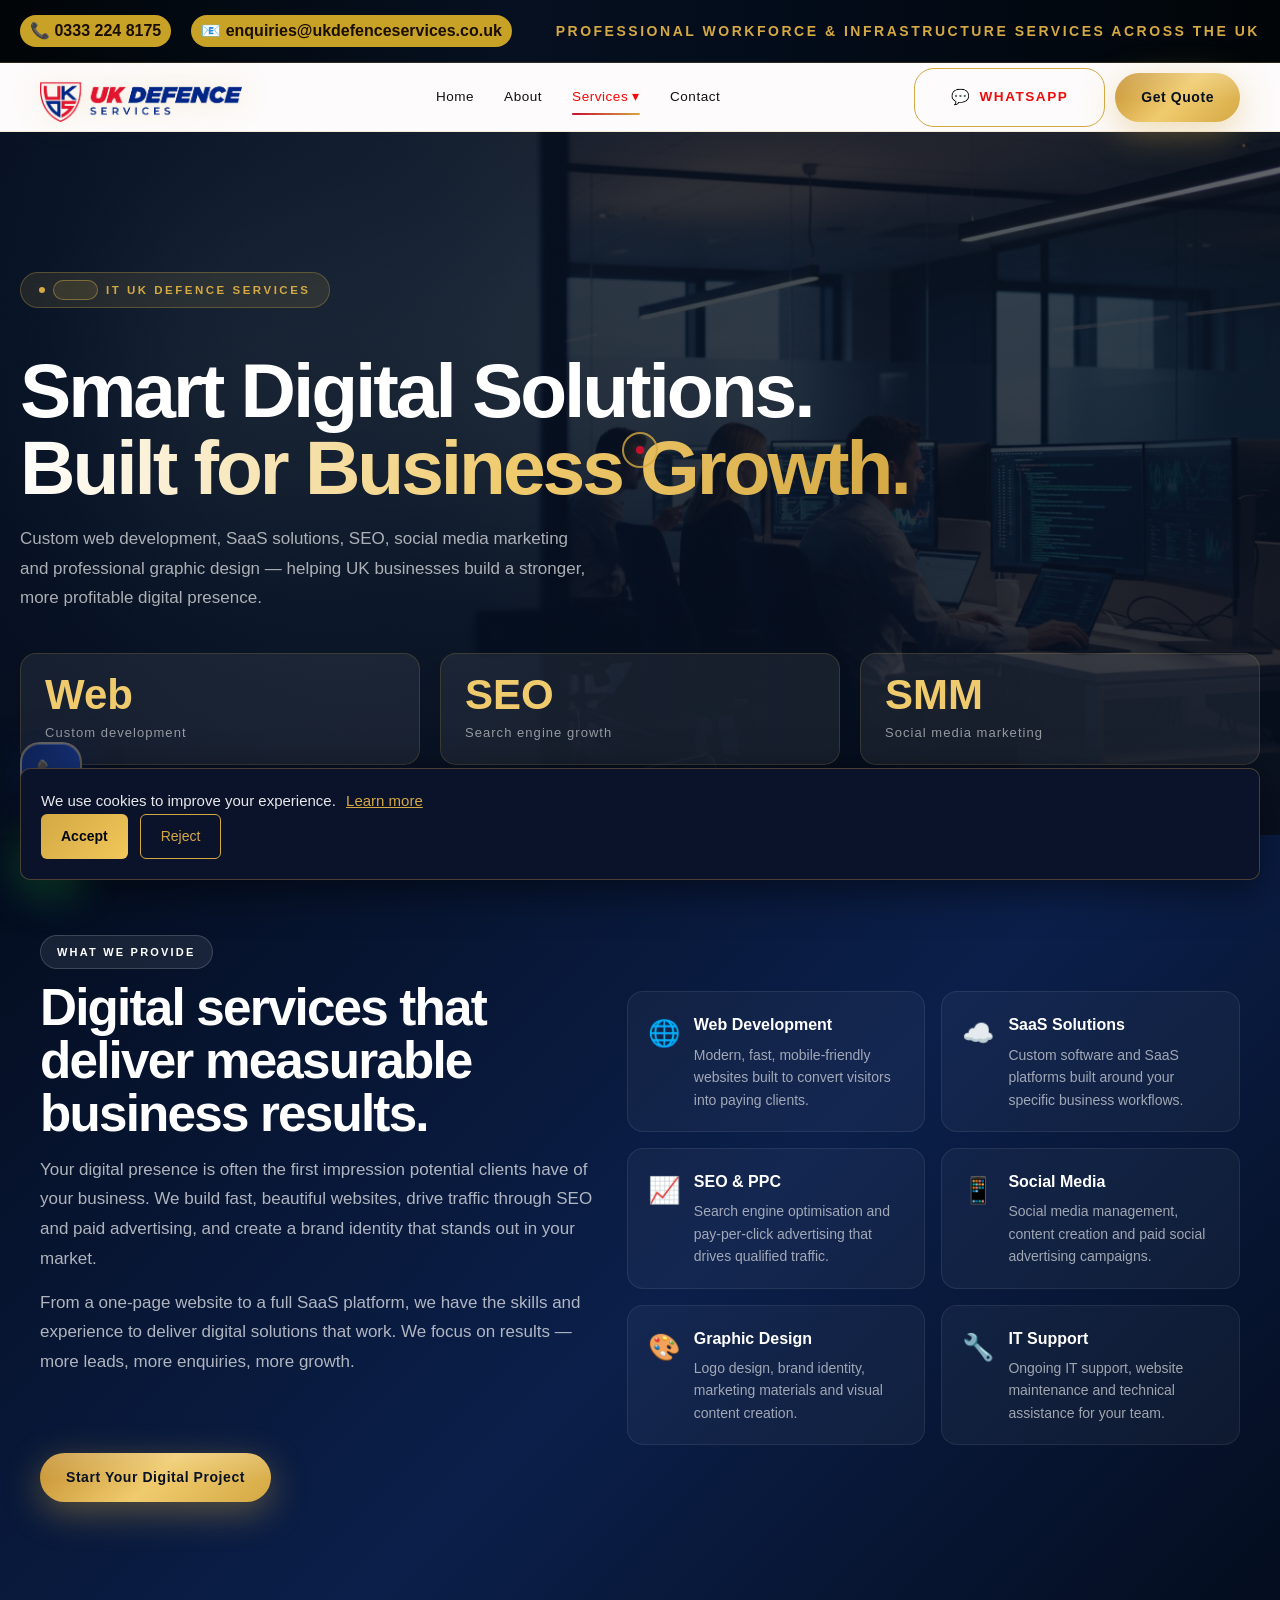
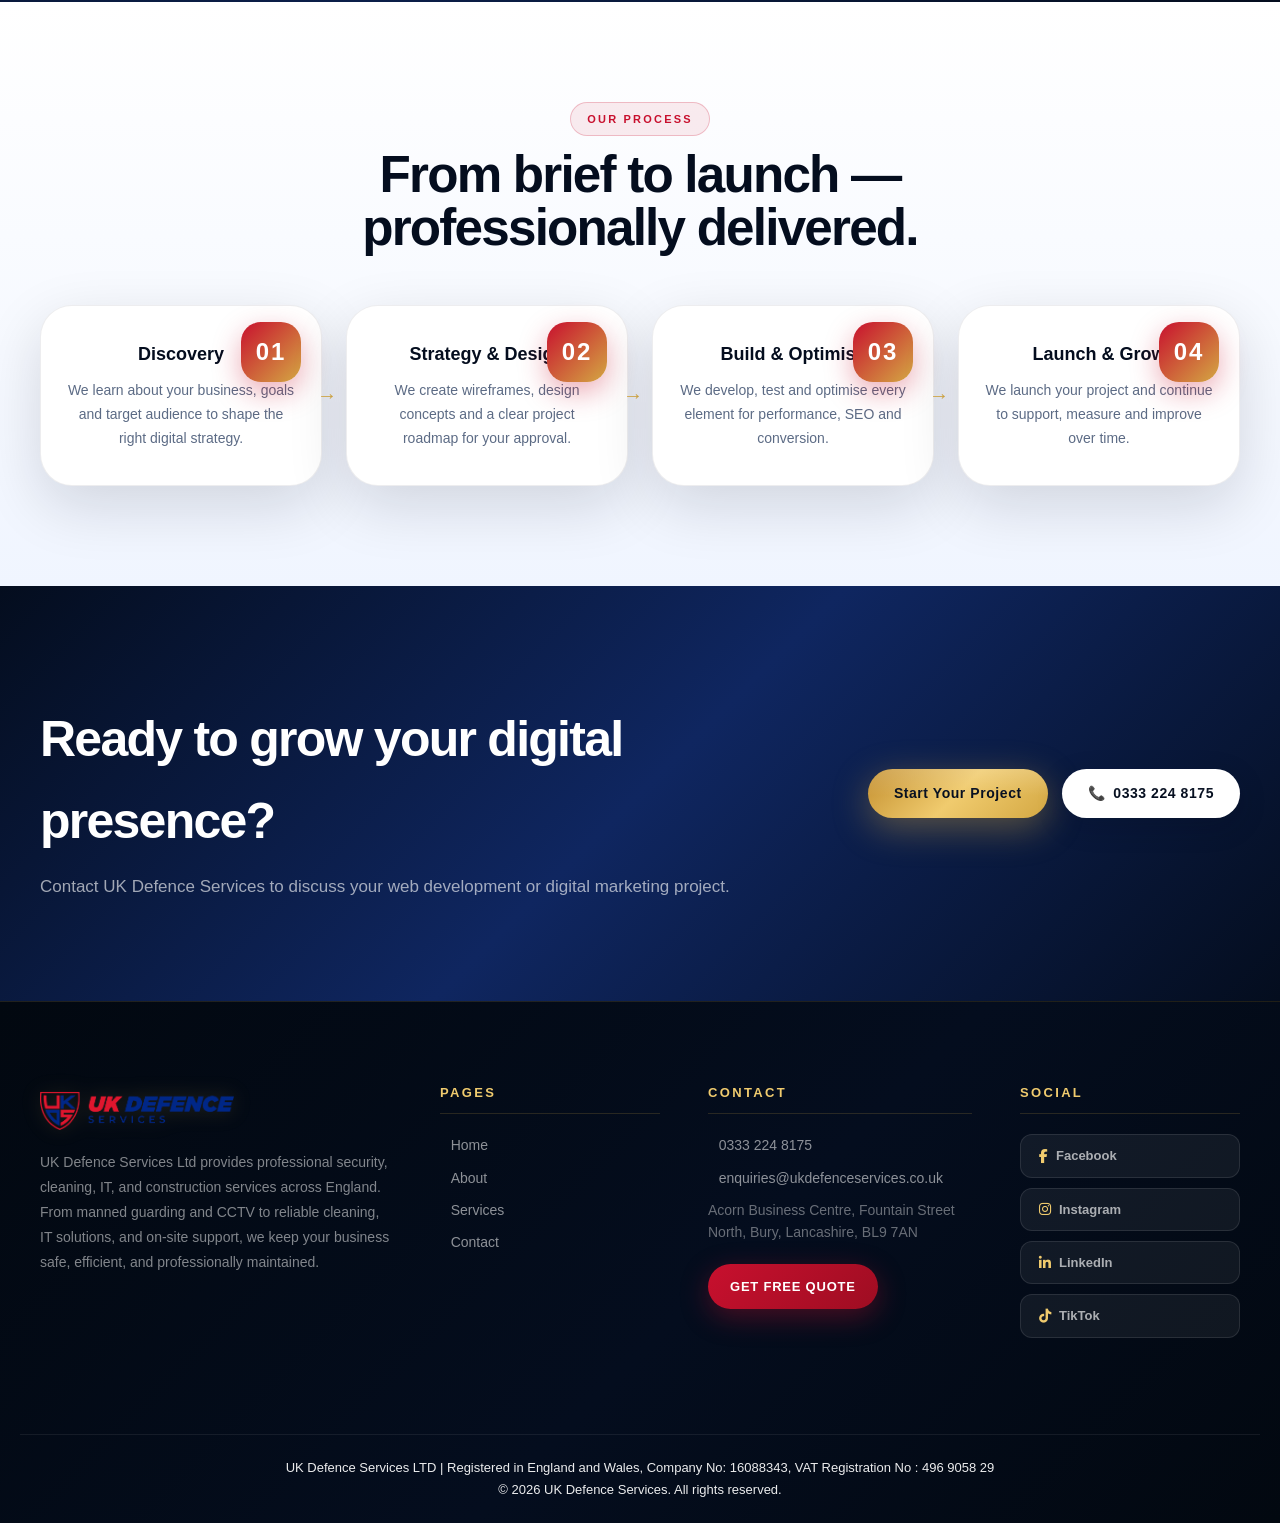
<file: it-services.html>
<!-- ========================= FILE: index.html ========================= -->
<!DOCTYPE html>
<html lang="en">
<head>
  <meta charset="UTF-8" />
  <meta name="viewport" content="width=device-width, initial-scale=1.0" />
  <title>UK Defence Services | Security · IT · Construction · Hospitality</title>
  <meta name="description" content="UK Defence Services provides professional security and cleaning services across the UK for offices, construction sites, retail premises, events and commercial properties." />
  <link rel="preconnect" href="https://fonts.googleapis.com">
  <link rel="preconnect" href="https://fonts.gstatic.com" crossorigin>
  <link href="https://fonts.googleapis.com/css2?family=Cormorant+Garamond:ital,wght@0,300;0,400;0,500;0,600;0,700;1,300;1,400;1,600&family=Plus+Jakarta+Sans:ital,wght@0,300;0,400;0,500;0,600;0,700;0,800;1,300;1,400&display=swap" rel="stylesheet">
  <link rel="stylesheet" href="https://cdnjs.cloudflare.com/ajax/libs/font-awesome/6.5.1/css/all.min.css">

  <link rel="stylesheet" href="style.css" >
  <link rel="stylesheet" href="cookie.css">
  <link rel="stylesheet" href="hamburger-fix.css">


</head>

<body class="has-custom-cursor">
<div class="cursor-ring"></div>
<div class="cursor-dot"></div>

  <!-- ===== START: Top Bar ===== -->
  <div class="topbar">
    <div class="container topbar-inner">

      <div class="topbar-left">

        <span style="background: #c8a227; color: #1a0e00; font-weight: 600; font-size: 16px; padding: 3px 10px; border-radius: 20px;">
          <a href="tel:03332248175" style="color: #1a0e00; text-decoration: none;">
            📞 0333 224 8175 </a>
        </span>

        
      <span style="background: #c8a227; color: #1a0e00; font-weight: 600; font-size: 16px; padding: 3px 10px; border-radius: 20px;">
         <a href="mailto:enquiries@ukdefenceservices.co.uk" style="color: #1a0e00; text-decoration: none;">
           📧 enquiries@ukdefenceservices.co.uk </a>
      </span>

      </div>
      
      <div class="topbar-right">Professional Workforce & Infrastructure Services Across the UK</div>
    </div>
  </div>
  <!-- ===== END: Top Bar ===== -->

  <!-- ===== START: Header / Navigation ===== -->
  <!-- ===== START: Header / Navigation ===== -->
<header class="site-header" id="siteHeader">
  <div class="container nav-wrap">

    <a class="brand" href="index.html">
      <img src="logo.png" alt="UK Defence Services Logo" class="brand-logo-img" />
    </a>

    <nav class="main-nav" id="mainNav">
      <a href="index.html" >Home</a>
      <a href="about.html" >About</a>

      <div class="mega-menu">
         <span class="mega-trigger">Services ▾</span>
        <div class="mega-content">
          <div class="mega-column">
            <h4>Security</h4>
            <a href="security.html">🛡 Security Services</a>
            <p>Manned guarding, patrols, CCTV and event security.</p>
          </div>
          <div class="mega-column">
            <h4>Cleaning</h4>
            <a href="cleaning.html">🧹 Cleaning Services</a>
            <p>Commercial, office and deep cleaning for all premises.</p>
          </div>
          <div class="mega-column">
            <h4>Construction</h4>
            <a href="construction.html">🏗 Construction Services</a>
            <p>Labour supply, site support and skilled trades.</p>
          </div>
          <div class="mega-column">
            <h4>Hospitality</h4>
            <a href="hospitality.html">🍽 Hospitality Staffing</a>
            <p>Front-of-house and event hospitality staff.</p>
          </div>
          <div class="mega-column">
            <h4>Technology</h4>
            <a href="it-services.html">💻 IT &amp; Digital</a>
            <p>Web development, SaaS and digital marketing.</p>
          </div>
          <div class="mega-column">
            <h4>All Services</h4>
            <a href="services.html">📋 View All Services</a>
            <p>See our full range of professional services.</p>
          </div>
        </div>
      </div>

      <a href="contact.html">Contact</a>
    </nav>

    <div class="nav-actions">
      <a class="btn btn-outline btn-icon whatsapp-btn" href="https://wa.me/447380738256">
        <span>💬</span> WhatsApp
      </a>
      <a class="btn btn-gold" href="contact.html">Get Quote</a>
    </div>

    <button class="menu-toggle" id="menuToggle" aria-label="Open menu">☰</button>

  </div>
</header>
<!-- ===== END: Header / Navigation ===== -->


<!-- ===== MOBILE NAV — outside header so position:fixed works correctly ===== -->
<div class="mobile-nav" id="mobileNav">

  <a href="index.html" class="mnav-link">Home</a>
  <a href="about.html" class="mnav-link">About</a>

  <div class="mnav-services-trigger" id="svcTrigger" onclick="toggleMobileServices()">
    <span>Services</span>
    <span class="mnav-chevron" id="svcChevron"></span>
  </div>

  <div class="mnav-sub-drawer" id="svcDrawer">
    <a href="security.html" class="mnav-sub-item">
      <span class="mnav-sub-icon">🛡</span> Security Services
    </a>
    <a href="cleaning.html" class="mnav-sub-item">
      <span class="mnav-sub-icon">🧹</span> Cleaning Services
    </a>
    <a href="construction.html" class="mnav-sub-item">
      <span class="mnav-sub-icon">🏗</span> Construction
    </a>
    <a href="hospitality.html" class="mnav-sub-item">
      <span class="mnav-sub-icon">🍽</span> Hospitality
    </a>
    <a href="it-services.html" class="mnav-sub-item">
      <span class="mnav-sub-icon">💻</span> IT &amp; Digital
    </a>
    <a href="services.html" class="mnav-sub-item">
      <span class="mnav-sub-icon">📋</span> All Services
    </a>
  </div>

  <a href="contact.html" class="mnav-link">Contact</a>

</div>
<!-- ===== END: MOBILE NAV ===== -->
  <!-- ===== END: Header / Navigation ===== -->

 
<!--    Hero Section -->

 <section class="page-hero" style="background-image:linear-gradient(90deg, rgba(7,18,38,.82), rgba(7,18,38,.42)), 
 url('ITPage-carousel.png');">
 
 <div class="container">
  <div class="hero-tag"><span class="eyebrow"></span>IT UK Defence Services</div>
  
  <h1>Smart Digital Solutions.<br><span>Built for Business Growth.</span></h1>
    <p>Custom web development, SaaS solutions, SEO, social media marketing and professional graphic design — helping UK businesses build a stronger, more profitable digital presence.</p>
    <div class="service-page-hero-stats">
      <div class="sph-stat"><span class="num">Web</span><div class="lbl">Custom development</div></div>
      <div class="sph-stat"><span class="num">SEO</span><div class="lbl">Search engine growth</div></div>
      <div class="sph-stat"><span class="num">SMM</span><div class="lbl">Social media marketing</div></div>
    </div>

</div>
</section>


<!-- End Hero Section-->

  <!-- ===== START: Security Page Content ===== -->

<section class="section theme-dark">
  <div class="container">
    <div class="two-col-content reveal" style="color:white;">
      <div>
        <div class="section-heading light">
          <span class="tag-label dark-tag">What We Provide</span>
          <h2>Digital services that deliver measurable business results.</h2>
          <p style="color:rgba(255,255,255,.68);">Your digital presence is often the first impression potential clients have of your business. We build fast, beautiful websites, drive traffic through SEO and paid advertising, and create a brand identity that stands out in your market.</p>
          <p style="color:rgba(255,255,255,.68);margin-top:14px;">From a one-page website to a full SaaS platform, we have the skills and experience to deliver digital solutions that work. We focus on results — more leads, more enquiries, more growth.</p>
        </div>
        <a href="contact.html" class="btn btn-gold" style="margin-top:28px;">Start Your Digital Project</a>
      </div>
      <div class="scope-grid">
        <div class="scope-item"><div class="scope-icon">🌐</div><div><h4>Web Development</h4><p>Modern, fast, mobile-friendly websites built to convert visitors into paying clients.</p></div></div>
        <div class="scope-item"><div class="scope-icon">☁️</div><div><h4>SaaS Solutions</h4><p>Custom software and SaaS platforms built around your specific business workflows.</p></div></div>
        <div class="scope-item"><div class="scope-icon">📈</div><div><h4>SEO &amp; PPC</h4><p>Search engine optimisation and pay-per-click advertising that drives qualified traffic.</p></div></div>
        <div class="scope-item"><div class="scope-icon">📱</div><div><h4>Social Media</h4><p>Social media management, content creation and paid social advertising campaigns.</p></div></div>
        <div class="scope-item"><div class="scope-icon">🎨</div><div><h4>Graphic Design</h4><p>Logo design, brand identity, marketing materials and visual content creation.</p></div></div>
        <div class="scope-item"><div class="scope-icon">🔧</div><div><h4>IT Support</h4><p>Ongoing IT support, website maintenance and technical assistance for your team.</p></div></div>
      </div>
    </div>
  </div>
</section>

<section class="section theme-light">
  <div class="container">
    <div class="section-heading center-width"><span class="tag-label">Our Process</span><h2>From brief to launch — professionally delivered.</h2></div>
    <div class="process-grid" style="margin-top:50px;">
      <div class="process-step reveal"><div class="step-num">01</div><h3>Discovery</h3><p>We learn about your business, goals and target audience to shape the right digital strategy.</p></div>
      <div class="process-step reveal"><div class="step-num">02</div><h3>Strategy &amp; Design</h3><p>We create wireframes, design concepts and a clear project roadmap for your approval.</p></div>
      <div class="process-step reveal"><div class="step-num">03</div><h3>Build &amp; Optimise</h3><p>We develop, test and optimise every element for performance, SEO and conversion.</p></div>
      <div class="process-step reveal"><div class="step-num">04</div><h3>Launch &amp; Grow</h3><p>We launch your project and continue to support, measure and improve over time.</p></div>
    </div>
  </div>
</section>

<section class="section theme-gradient-cta">
  <div class="cta-orb cta-orb-1"></div><div class="cta-orb cta-orb-2"></div>
  <div class="container"><div class="cta-banner reveal"><div class="cta-text-col"><h2>Ready to grow your digital presence?</h2><p>Contact UK Defence Services to discuss your web development or digital marketing project.</p></div><div class="cta-buttons-col"><a class="btn btn-gold" href="contact.html">Start Your Project</a><a class="btn btn-light" href="tel:03332248175"><span>📞</span> 0333 224 8175</a></div></div></div>
</section>




<!-- End of page-->


   <!-- ===== START: Footer ===== -->
  <footer class="site-footer">
    <div class="container footer-grid">
      <div>
        <img src="logo.png" alt="UK Defence Services Logo" class="footer-logo" />
        <p> UK Defence Services Ltd provides professional security, cleaning, IT, and construction 
          services across England. From manned guarding and CCTV to reliable cleaning, IT solutions, 
          and on-site support, we keep your business safe, efficient, and professionally maintained.</p>
      </div>
      <div>
        <h4>Pages</h4>
        <ul class="footer-links">
          <li><a href="index.html">Home</a></li>
          <li><a href="about.html">About</a></li>
          <li><a href="services.html">Services</a></li>
          <li><a href="contact.html">Contact</a></li>
        </ul>
      </div>
      <div>
        <h4>Contact</h4>
        <ul class="footer-links">
          <li><a href="tel:03332248175">0333 224 8175</a></li>
          <li><a href="mailto:enquiries@ukdefenceservices.co.uk">enquiries@ukdefenceservices.co.uk</a></li>
          <li>Acorn Business Centre, Fountain Street North, Bury, Lancashire, BL9 7AN</li>
        </ul>

        <a href="contact.html" class="footer-cta">Get Free Quote</a>
      </div>
      <div>
        <h4>Social</h4>
        <div class="footer-socials">

<a href="https://www.facebook.com/profile.php?id=61570883460494&locale=en_GB" class="social-chip">
<i class="fa-brands fa-facebook-f"></i>
Facebook
</a>

<a href="https://www.instagram.com/uk.defence.services.ltd/" class="social-chip">
<i class="fa-brands fa-instagram"></i>
Instagram
</a>

<a href="https://www.linkedin.com/company/108070191/admin/dashboard/" class="social-chip">
<i class="fa-brands fa-linkedin-in"></i>
LinkedIn
</a>

<!-- ===== <a href="#" class="social-chip">
<i class="fa-brands fa-youtube"></i>
YouTube
</a> ===== -->


<a href="https://www.tiktok.com/@uk.defence.services.ltd" class="social-chip">
<i class="fa-brands fa-tiktok"></i>
TikTok
</a>
<br>
<!-- =====<a href="#" class="social-chip">
<i class="fa-brands fa-x-twitter"></i>
Twitter
</a> ===== -->

</div>

        
      </div>
    </div>
    
    <div class="container footer-bottom">UK Defence Services LTD | 
      Registered in England and Wales, Company No: 16088343,  VAT Registration No : 496 9058 29
        <br>© 2026 UK Defence Services. All rights reserved.</div>
  </footer>
  <!-- ===== END: Footer ===== -->

  <!-- ===== START: Floating CTA Buttons ===== -->
  <div class="floating-cta-stack">
    <a href="tel:03332248175" class="float-btn call">📞</a>
    <a href="https://wa.me/447380738256" class="float-btn whatsapp">💬</a>
  </div>
  <!-- ===== END: Floating CTA Buttons ===== -->

  

   <!-- cookies-->

 <div id="cookie-banner" class="cookie-banner">
  
  <p class="cookie-text">
    We use cookies to improve your experience.
    <a href="cookie-policy.html">Learn more</a>
  </p>

  <div class="cookie-actions">
    <button onclick="acceptCookies()">Accept</button>
    <button onclick="rejectCookies()">Reject</button>
  </div>

</div>

 <!-- End cookies-->

  <script src="script.js"></script>
  <script src="cookie.js"></script>
   <script>
  // Auto-active Services trigger on sub-pages
  const servicePages = [
    'security.html', 'cleaning.html', 'construction.html',
    'hospitality.html', 'it-services.html', 'services.html'
  ];
  const currentPage = window.location.pathname.split('/').pop();
  if (servicePages.includes(currentPage)) {
    const trigger = document.querySelector('.mega-trigger');
    if (trigger) trigger.classList.add('active');
  }
</script>
</body>
</html>
</file>
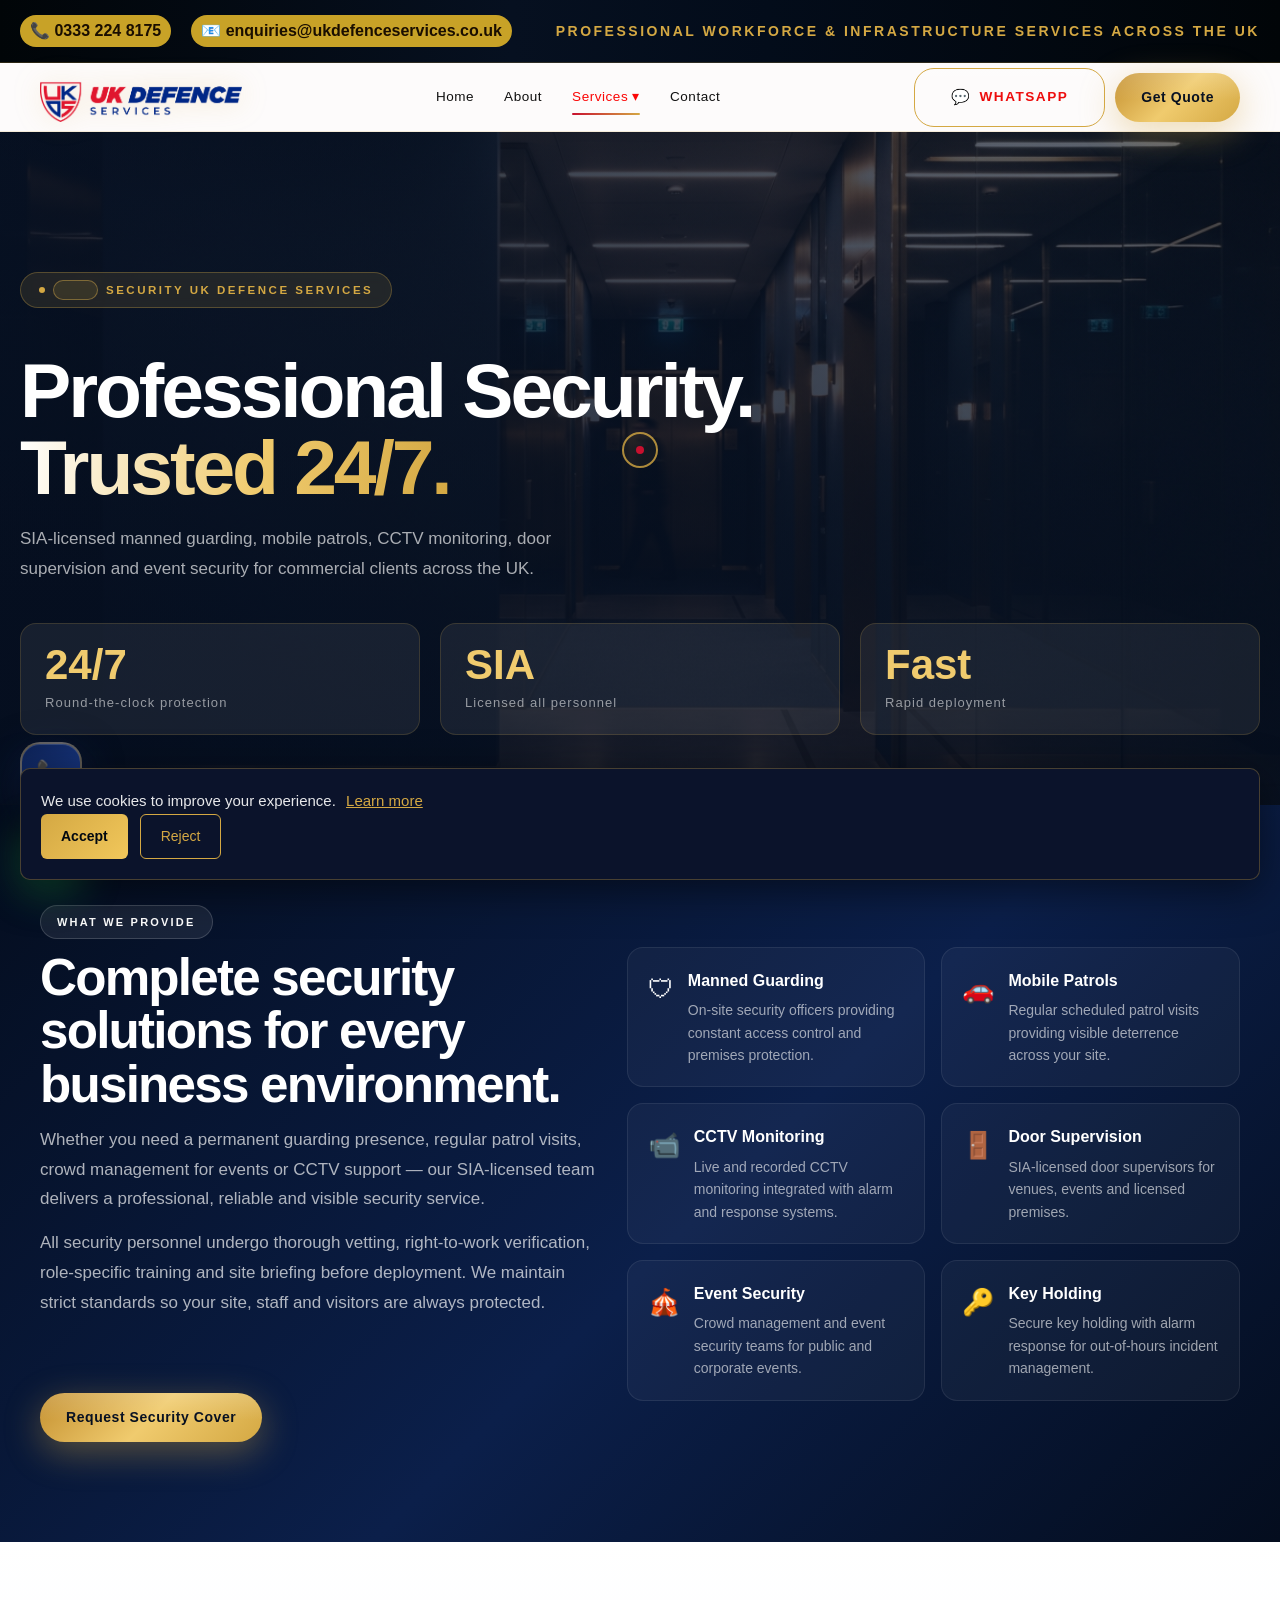
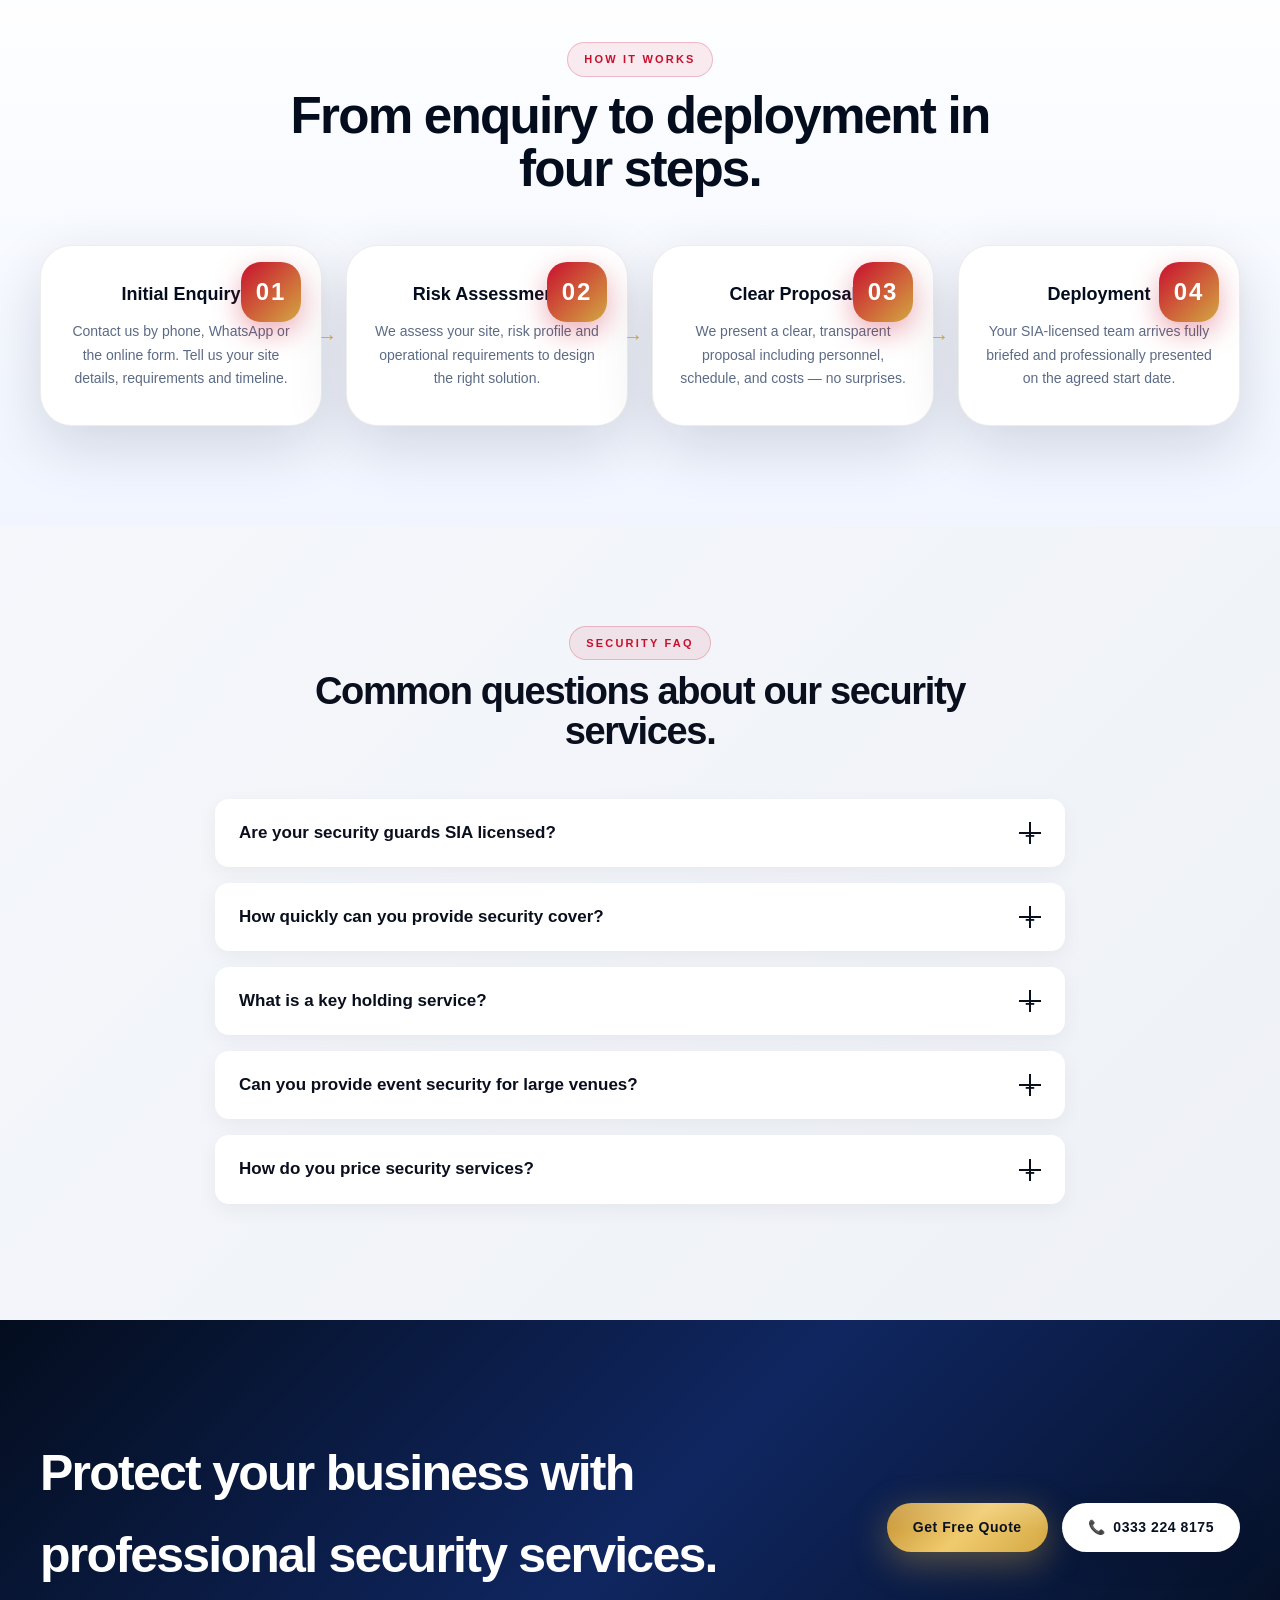
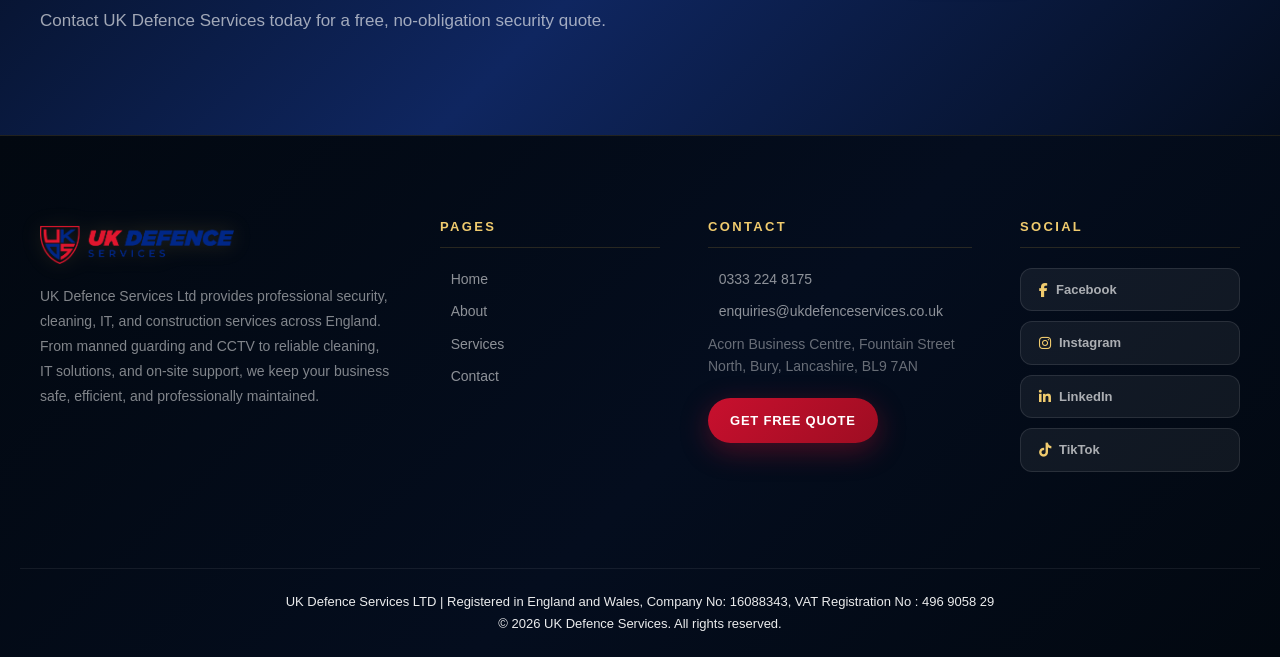
<file: security.html>
<!-- ========================= FILE: index.html ========================= -->
<!DOCTYPE html>
<html lang="en">
<head>
  <meta charset="UTF-8" />
  <meta name="viewport" content="width=device-width, initial-scale=1.0" />
  <title>UK Defence Services | Security · IT · Construction · Hospitality</title>
  <meta name="description" content="UK Defence Services provides professional security and cleaning services across the UK for offices, construction sites, retail premises, events and commercial properties." />
  <link rel="preconnect" href="https://fonts.googleapis.com">
  <link rel="preconnect" href="https://fonts.gstatic.com" crossorigin>
  <link href="https://fonts.googleapis.com/css2?family=Cormorant+Garamond:ital,wght@0,300;0,400;0,500;0,600;0,700;1,300;1,400;1,600&family=Plus+Jakarta+Sans:ital,wght@0,300;0,400;0,500;0,600;0,700;0,800;1,300;1,400&display=swap" rel="stylesheet">
  <link rel="stylesheet" href="https://cdnjs.cloudflare.com/ajax/libs/font-awesome/6.5.1/css/all.min.css">

  <link rel="stylesheet" href="style.css" >
  <link rel="stylesheet" href="cookie.css">
  <link rel="stylesheet" href="hamburger-fix.css">


</head>

<body class="has-custom-cursor">
<div class="cursor-ring"></div>
<div class="cursor-dot"></div>

  <!-- ===== START: Top Bar ===== -->
  <div class="topbar">
    <div class="container topbar-inner">

   <div class="topbar-left">

        <span style="background: #c8a227; color: #1a0e00; font-weight: 600; font-size: 16px; padding: 3px 10px; border-radius: 20px;">
          <a href="tel:03332248175" style="color: #1a0e00; text-decoration: none;">
            📞 0333 224 8175 </a>
        </span>

        
      <span style="background: #c8a227; color: #1a0e00; font-weight: 600; font-size: 16px; padding: 3px 10px; border-radius: 20px;">
         <a href="mailto:enquiries@ukdefenceservices.co.uk" style="color: #1a0e00; text-decoration: none;">
           📧 enquiries@ukdefenceservices.co.uk </a>
      </span>

      </div>
      
      <div class="topbar-right">Professional Workforce & Infrastructure Services Across the UK</div>
    </div>
  </div>
  <!-- ===== END: Top Bar ===== -->

  <!-- ===== START: Header / Navigation ===== -->
  <!-- ===== START: Header / Navigation ===== -->
<header class="site-header" id="siteHeader">
  <div class="container nav-wrap">

    <a class="brand" href="index.html">
      <img src="logo.png" alt="UK Defence Services Logo" class="brand-logo-img" />
    </a>

    <nav class="main-nav" id="mainNav">
      <a href="index.html" >Home</a>
      <a href="about.html">About</a>

      <div class="mega-menu">
        <a href="services.html" class="mega-trigger">Services ▾</a>
        <div class="mega-content">
          <div class="mega-column">
            <h4>Security</h4>
            <a href="security.html">🛡 Security Services</a>
            <p>Manned guarding, patrols, CCTV and event security.</p>
          </div>
          <div class="mega-column">
            <h4>Cleaning</h4>
            <a href="cleaning.html">🧹 Cleaning Services</a>
            <p>Commercial, office and deep cleaning for all premises.</p>
          </div>
          <div class="mega-column">
            <h4>Construction</h4>
            <a href="construction.html">🏗 Construction Services</a>
            <p>Labour supply, site support and skilled trades.</p>
          </div>
          <div class="mega-column">
            <h4>Hospitality</h4>
            <a href="hospitality.html">🍽 Hospitality Staffing</a>
            <p>Front-of-house and event hospitality staff.</p>
          </div>
          <div class="mega-column">
            <h4>Technology</h4>
            <a href="it-services.html">💻 IT &amp; Digital</a>
            <p>Web development, SaaS and digital marketing.</p>
          </div>
          <div class="mega-column">
            <h4>All Services</h4>
            <a href="services.html">📋 View All Services</a>
            <p>See our full range of professional services.</p>
          </div>
        </div>
      </div>

      <a href="contact.html">Contact</a>
    </nav>

    <div class="nav-actions">
      <a class="btn btn-outline btn-icon whatsapp-btn" href="https://wa.me/447380738256">
        <span>💬</span> WhatsApp
      </a>
      <a class="btn btn-gold" href="contact.html">Get Quote</a>
    </div>

    <button class="menu-toggle" id="menuToggle" aria-label="Open menu">☰</button>

  </div>
</header>
<!-- ===== END: Header / Navigation ===== -->


<!-- ===== MOBILE NAV — outside header so position:fixed works correctly ===== -->
<div class="mobile-nav" id="mobileNav">

  <a href="index.html" class="mnav-link">Home</a>
  <a href="about.html" class="mnav-link">About</a>

  <div class="mnav-services-trigger" id="svcTrigger" onclick="toggleMobileServices()">
    <span>Services</span>
    <span class="mnav-chevron" id="svcChevron"></span>
  </div>

  <div class="mnav-sub-drawer" id="svcDrawer">
    <a href="security.html" class="mnav-sub-item">
      <span class="mnav-sub-icon">🛡</span> Security Services
    </a>
    <a href="cleaning.html" class="mnav-sub-item">
      <span class="mnav-sub-icon">🧹</span> Cleaning Services
    </a>
    <a href="construction.html" class="mnav-sub-item">
      <span class="mnav-sub-icon">🏗</span> Construction
    </a>
    <a href="hospitality.html" class="mnav-sub-item">
      <span class="mnav-sub-icon">🍽</span> Hospitality
    </a>
    <a href="it-services.html" class="mnav-sub-item">
      <span class="mnav-sub-icon">💻</span> IT &amp; Digital
    </a>
    <a href="services.html" class="mnav-sub-item">
      <span class="mnav-sub-icon">📋</span> All Services
    </a>
  </div>

  <a href="contact.html" class="mnav-link">Contact</a>

</div>
<!-- ===== END: MOBILE NAV ===== -->
  <!-- ===== END: Header / Navigation ===== -->

 
<!--    Hero Section -->

 <section class="page-hero" style="background-image:linear-gradient(90deg, rgba(7,18,38,.82), rgba(7,18,38,.42)), 
 url('securitypage-carasoul.png');">
 
 <div class="container">
  <div class="hero-tag"><span class="eyebrow"></span>Security UK Defence Services</div>
  
  <h1>Professional Security.<br><span>Trusted 24/7.</span></h1>
    <p>SIA-licensed manned guarding, mobile patrols, CCTV monitoring, door supervision and event security for commercial clients across the UK.</p>
    <div class="service-page-hero-stats">
      <div class="sph-stat"><span class="num">24/7</span><div class="lbl">Round-the-clock protection</div></div>
      <div class="sph-stat"><span class="num">SIA</span><div class="lbl">Licensed all personnel</div></div>
      <div class="sph-stat"><span class="num">Fast</span><div class="lbl">Rapid deployment</div></div>
    </div>

</div>
</section>


<!-- End Hero Section-->

  <!-- ===== START: Security Page Content ===== -->

<!-- OVERVIEW -->
<section class="section theme-dark">
  <div class="container">
    <div class="two-col-content reveal" style="color:white;">
      <div>
        <div class="section-heading light">
          <span class="tag-label dark-tag">What We Provide</span>
          <h2>Complete security solutions for every business environment.</h2>
          <p style="color:rgba(255,255,255,.68);">Whether you need a permanent guarding presence, regular patrol visits, crowd management for events or CCTV support — our SIA-licensed team delivers a professional, reliable and visible security service.</p>
          <p style="color:rgba(255,255,255,.68);margin-top:14px;">All security personnel undergo thorough vetting, right-to-work verification, role-specific training and site briefing before deployment. We maintain strict standards so your site, staff and visitors are always protected.</p>
        </div>
        <a href="contact.html" class="btn btn-gold" style="margin-top:28px;">Request Security Cover</a>
      </div>
      <div class="scope-grid">
        <div class="scope-item"><div class="scope-icon">🛡</div><div><h4>Manned Guarding</h4><p>On-site security officers providing constant access control and premises protection.</p></div></div>
        <div class="scope-item"><div class="scope-icon">🚗</div><div><h4>Mobile Patrols</h4><p>Regular scheduled patrol visits providing visible deterrence across your site.</p></div></div>
        <div class="scope-item"><div class="scope-icon">📹</div><div><h4>CCTV Monitoring</h4><p>Live and recorded CCTV monitoring integrated with alarm and response systems.</p></div></div>
        <div class="scope-item"><div class="scope-icon">🚪</div><div><h4>Door Supervision</h4><p>SIA-licensed door supervisors for venues, events and licensed premises.</p></div></div>
        <div class="scope-item"><div class="scope-icon">🎪</div><div><h4>Event Security</h4><p>Crowd management and event security teams for public and corporate events.</p></div></div>
        <div class="scope-item"><div class="scope-icon">🔑</div><div><h4>Key Holding</h4><p>Secure key holding with alarm response for out-of-hours incident management.</p></div></div>
      </div>
    </div>
  </div>
</section>

<!-- PROCESS -->
<section class="section theme-light">
  <div class="container">
    <div class="section-heading center-width">
      <span class="tag-label">How It Works</span>
      <h2>From enquiry to deployment in four steps.</h2>
    </div>
    <div class="process-grid" style="margin-top:50px;">
      <div class="process-step reveal"><div class="step-num">01</div><h3>Initial Enquiry</h3><p>Contact us by phone, WhatsApp or the online form. Tell us your site details, requirements and timeline.</p></div>
      <div class="process-step reveal"><div class="step-num">02</div><h3>Risk Assessment</h3><p>We assess your site, risk profile and operational requirements to design the right solution.</p></div>
      <div class="process-step reveal"><div class="step-num">03</div><h3>Clear Proposal</h3><p>We present a clear, transparent proposal including personnel, schedule, and costs — no surprises.</p></div>
      <div class="process-step reveal"><div class="step-num">04</div><h3>Deployment</h3><p>Your SIA-licensed team arrives fully briefed and professionally presented on the agreed start date.</p></div>
    </div>
  </div>
</section>

<!-- FAQ -->
<section class="section faq-section theme-white">
  <div class="container">
    <div class="section-heading center-width">
      <span class="tag-label">Security FAQ</span>
      <h2>Common questions about our security services.</h2>
    </div>
    <div class="faq-list">
      <div class="faq-item"><button class="faq-question"><span>Are your security guards SIA licensed?</span><span class="faq-icon">+</span></button><div class="faq-answer"><p>Yes. For all relevant guarding and door supervision roles, personnel hold the appropriate SIA (Security Industry Authority) licence. All staff also undergo right-to-work verification and role-specific training before deployment.</p></div></div>
      <div class="faq-item"><button class="faq-question"><span>How quickly can you provide security cover?</span><span class="faq-icon">+</span></button><div class="faq-answer"><p>Response times depend on location, role type and resource availability. For urgent cover, contact us by phone or WhatsApp for the fastest response. We aim to accommodate urgent requests and can often mobilise within 24–48 hours.</p></div></div>
      <div class="faq-item"><button class="faq-question"><span>What is a key holding service?</span><span class="faq-icon">+</span></button><div class="faq-answer"><p>With key holding, authorised site keys are securely retained by our team. If an alarm is triggered, our response team attends the premises, checks the site and escalates the matter based on the situation and agreed client procedures.</p></div></div>
      <div class="faq-item"><button class="faq-question"><span>Can you provide event security for large venues?</span><span class="faq-icon">+</span></button><div class="faq-answer"><p>Yes. We provide event security including crowd management, access control, ID checking and conflict de-escalation for corporate events, public events, concerts and licensed venues. We scale team size to suit the event risk profile.</p></div></div>
      <div class="faq-item"><button class="faq-question"><span>How do you price security services?</span><span class="faq-icon">+</span></button><div class="faq-answer"><p>Pricing is tailored to your requirements — based on the number of guards, hours of cover, site size, risk level and any specialist role requirements. Contact us for a free, detailed quote with no hidden charges.</p></div></div>
    </div>
  </div>
</section>

<!-- CTA -->
<section class="section theme-gradient-cta">
  <div class="cta-orb cta-orb-1"></div>
  <div class="cta-orb cta-orb-2"></div>
  <div class="container">
    <div class="cta-banner reveal">
      <div class="cta-text-col"><h2>Protect your business with professional security services.</h2><p>Contact UK Defence Services today for a free, no-obligation security quote.</p></div>
      <div class="cta-buttons-col">
        <a class="btn btn-gold" href="contact.html">Get Free Quote</a>
        <a class="btn btn-light" href="tel:03332248175"><span>📞</span> 0333 224 8175</a>
      </div>
    </div>
  </div>
</section>

<!-- End of page-->


   <!-- ===== START: Footer ===== -->
  <footer class="site-footer">
    <div class="container footer-grid">
      <div>
        <img src="logo.png" alt="UK Defence Services Logo" class="footer-logo" />
        <p> UK Defence Services Ltd provides professional security, cleaning, IT, and construction 
          services across England. From manned guarding and CCTV to reliable cleaning, IT solutions, 
          and on-site support, we keep your business safe, efficient, and professionally maintained.</p>
      </div>
      <div>
        <h4>Pages</h4>
        <ul class="footer-links">
          <li><a href="index.html">Home</a></li>
          <li><a href="about.html">About</a></li>
          <li><a href="services.html">Services</a></li>
          <li><a href="contact.html">Contact</a></li>
        </ul>
      </div>
      <div>
        <h4>Contact</h4>
        <ul class="footer-links">
          <li><a href="tel:03332248175">0333 224 8175</a></li>
          <li><a href="mailto:enquiries@ukdefenceservices.co.uk">enquiries@ukdefenceservices.co.uk</a></li>
          <li>Acorn Business Centre, Fountain Street North, Bury, Lancashire, BL9 7AN</li>
        </ul>

        <a href="contact.html" class="footer-cta">Get Free Quote</a>
      </div>
      <div>
        <h4>Social</h4>
        <div class="footer-socials">

<a href="https://www.facebook.com/profile.php?id=61570883460494&locale=en_GB" class="social-chip">
<i class="fa-brands fa-facebook-f"></i>
Facebook
</a>

<a href="https://www.instagram.com/uk.defence.services.ltd/" class="social-chip">
<i class="fa-brands fa-instagram"></i>
Instagram
</a>

<a href="https://www.linkedin.com/company/108070191/admin/dashboard/" class="social-chip">
<i class="fa-brands fa-linkedin-in"></i>
LinkedIn
</a>

<!-- ===== <a href="#" class="social-chip">
<i class="fa-brands fa-youtube"></i>
YouTube
</a> ===== -->


<a href="https://www.tiktok.com/@uk.defence.services.ltd" class="social-chip">
<i class="fa-brands fa-tiktok"></i>
TikTok
</a>
<br>
<!-- =====<a href="#" class="social-chip">
<i class="fa-brands fa-x-twitter"></i>
Twitter
</a> ===== -->

</div>

        
      </div>
    </div>
    
    <div class="container footer-bottom">UK Defence Services LTD | 
      Registered in England and Wales, Company No: 16088343,  VAT Registration No : 496 9058 29
        <br>© 2026 UK Defence Services. All rights reserved.</div>
  </footer>
  <!-- ===== END: Footer ===== -->

  <!-- ===== START: Floating CTA Buttons ===== -->
  <div class="floating-cta-stack">
    <a href="tel:03332248175" class="float-btn call">📞</a>
    <a href="https://wa.me/447380738256" class="float-btn whatsapp">💬</a>
  </div>
  <!-- ===== END: Floating CTA Buttons ===== -->

 

  <!-- cookies-->

 <div id="cookie-banner" class="cookie-banner">
  
  <p class="cookie-text">
    We use cookies to improve your experience.
    <a href="cookie-policy.html">Learn more</a>
  </p>

  <div class="cookie-actions">
    <button onclick="acceptCookies()">Accept</button>
    <button onclick="rejectCookies()">Reject</button>
  </div>

</div>

 <!-- End cookies-->

  <script src="script.js"></script>
  <script src="cookie.js"></script>

   <script>
  // Auto-active Services trigger on sub-pages
  const servicePages = [
    'security.html', 'cleaning.html', 'construction.html',
    'hospitality.html', 'it-services.html', 'services.html'
  ];
  const currentPage = window.location.pathname.split('/').pop();
  if (servicePages.includes(currentPage)) {
    const trigger = document.querySelector('.mega-trigger');
    if (trigger) trigger.classList.add('active');
  }
</script>

</body>
</html>
</file>
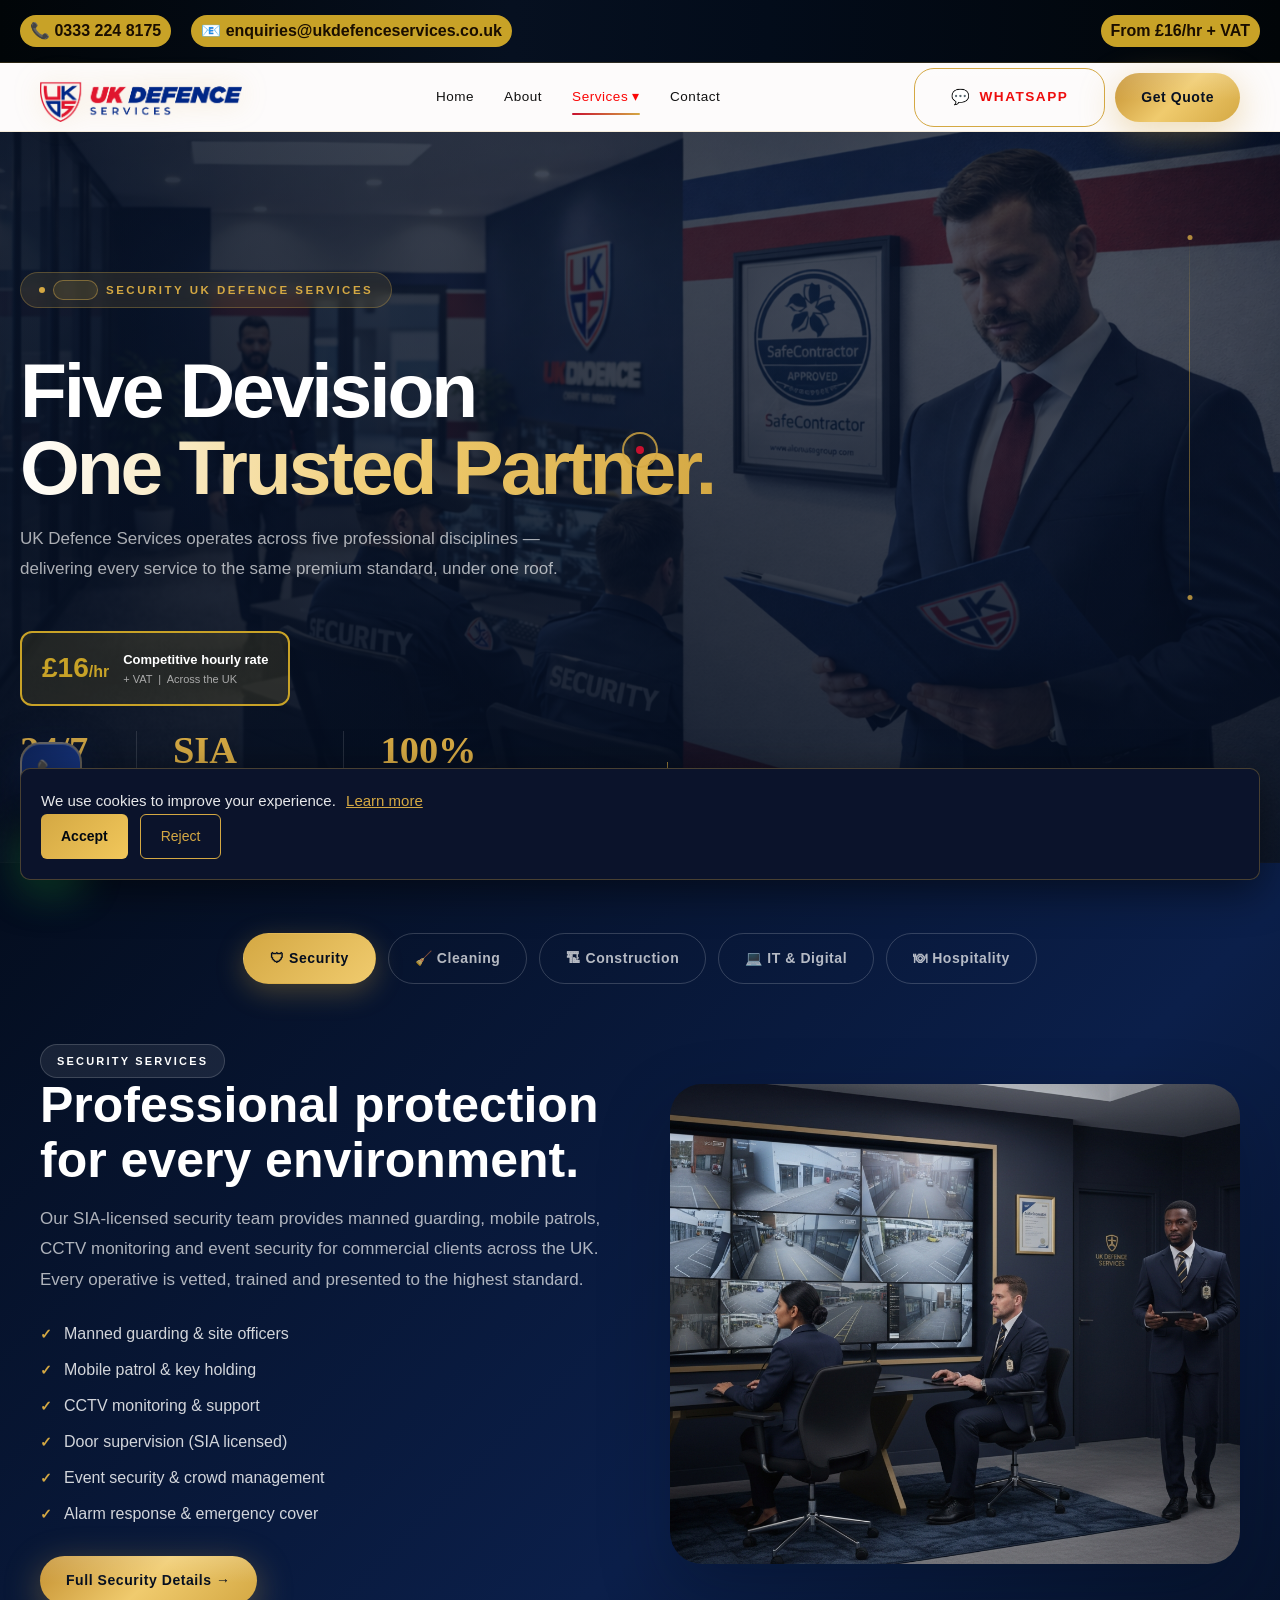
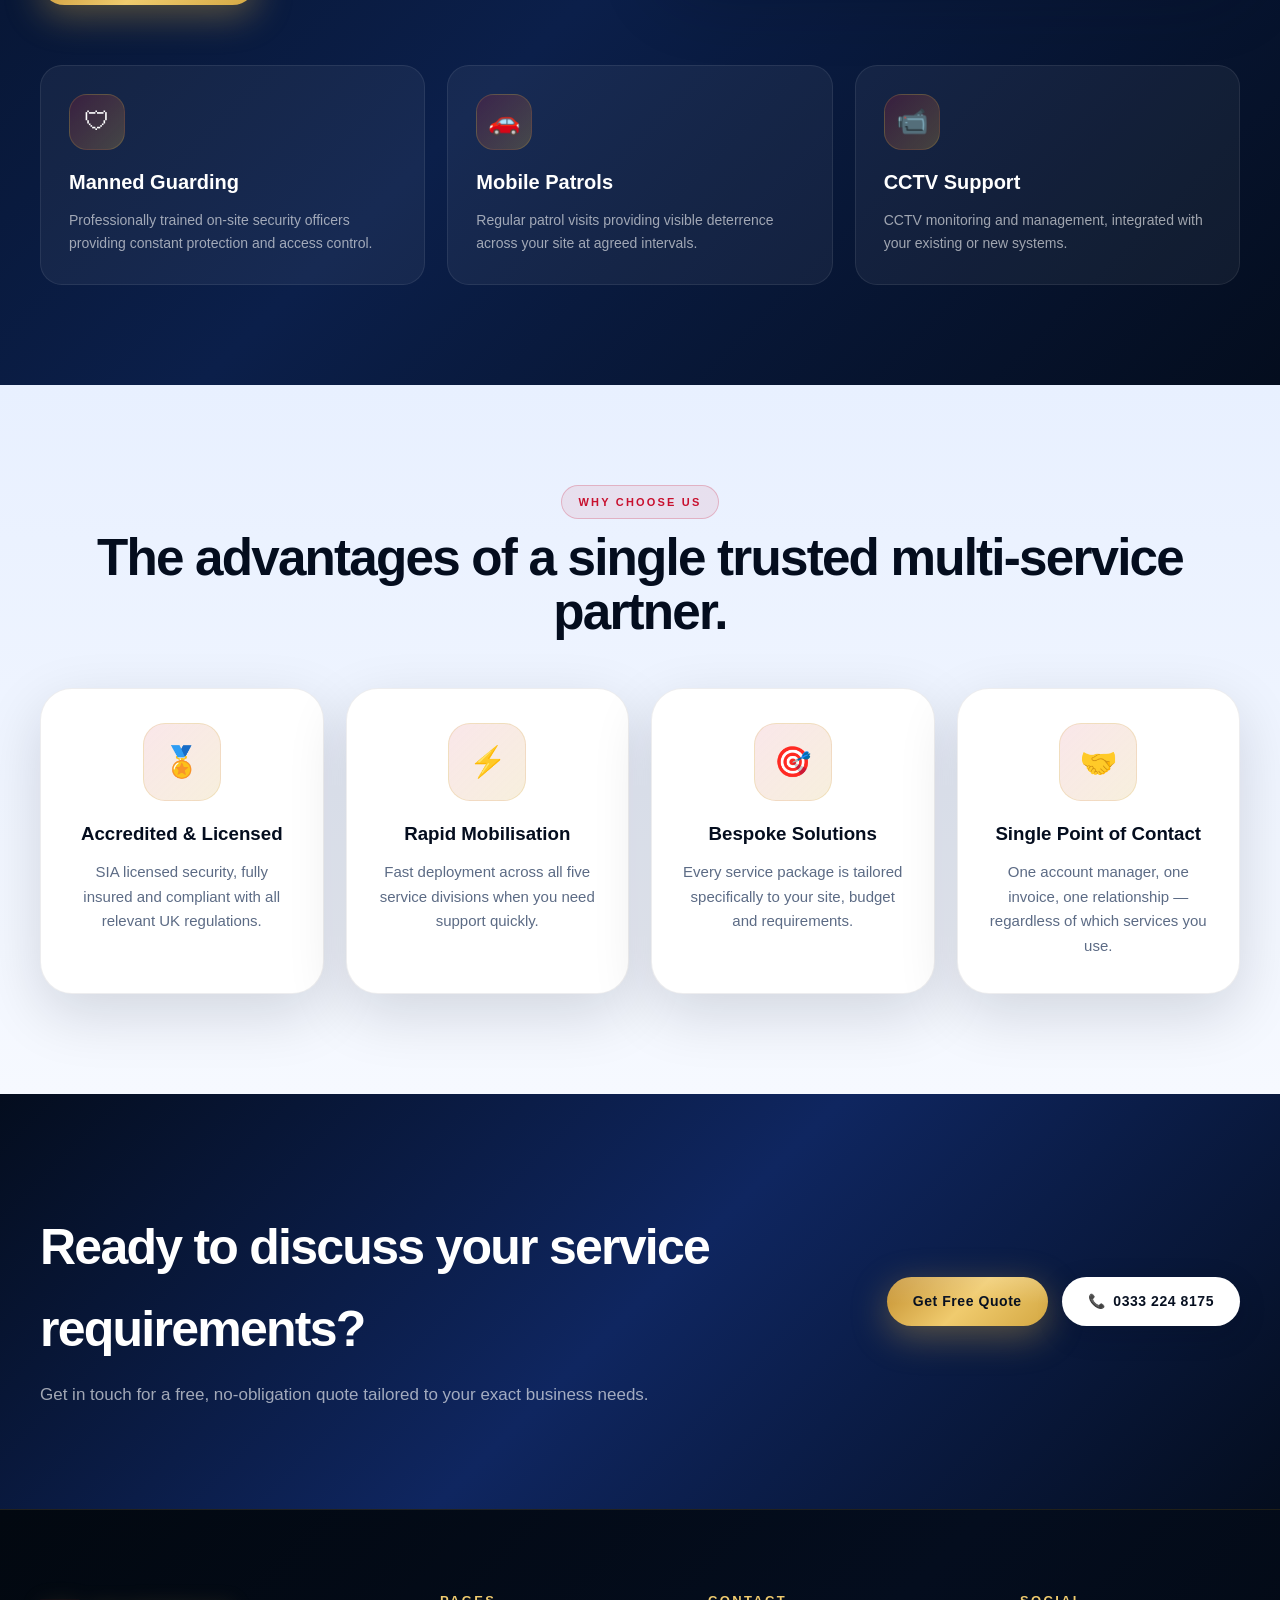
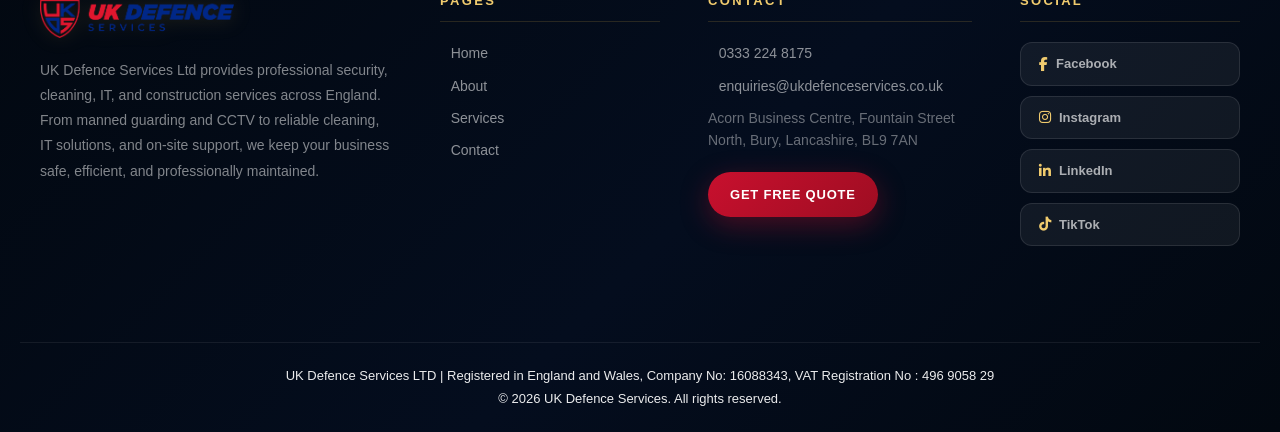
<file: services.html>
<!-- ========================= FILE: index.html ========================= -->
<!DOCTYPE html>
<html lang="en">
<head>
  <meta charset="UTF-8" />
  <meta name="viewport" content="width=device-width, initial-scale=1.0" />
  <title>UK Defence Services | Security · IT · Construction · Hospitality</title>
  <meta name="description" content="UK Defence Services provides professional security and cleaning services across the UK for offices, construction sites, retail premises, events and commercial properties." />
  <link rel="preconnect" href="https://fonts.googleapis.com">
  <link rel="preconnect" href="https://fonts.gstatic.com" crossorigin>
  <link href="https://fonts.googleapis.com/css2?family=Cormorant+Garamond:ital,wght@0,300;0,400;0,500;0,600;0,700;1,300;1,400;1,600&family=Plus+Jakarta+Sans:ital,wght@0,300;0,400;0,500;0,600;0,700;0,800;1,300;1,400&display=swap" rel="stylesheet">
  <link rel="stylesheet" href="https://cdnjs.cloudflare.com/ajax/libs/font-awesome/6.5.1/css/all.min.css">

  <link rel="stylesheet" href="style.css" />
 
  <link rel="stylesheet" href="cookie.css">
  <link rel="stylesheet" href="hamburger-fix.css">




</head>

<body class="has-custom-cursor">
<div class="cursor-ring"></div>
<div class="cursor-dot"></div>

  <!-- ===== START: Top Bar ===== -->
  <div class="topbar">
    <div class="container topbar-inner">
      <div class="topbar-left">

        <span style="background: #c8a227; color: #1a0e00; font-weight: 600; font-size: 16px; padding: 3px 10px; border-radius: 20px;">
          <a href="tel:03332248175" style="color: #1a0e00; text-decoration: none;">
            📞 0333 224 8175 </a>
        </span>

        
      <span style="background: #c8a227; color: #1a0e00; font-weight: 600; font-size: 16px; padding: 3px 10px; border-radius: 20px;">
         <a href="mailto:enquiries@ukdefenceservices.co.uk" style="color: #1a0e00; text-decoration: none;">
           📧 enquiries@ukdefenceservices.co.uk </a>
      </span>

      </div>
       <span style="background: #c8a227; color: #1a0e00; font-weight: 600; font-size: 16px; padding: 3px 10px; border-radius: 20px;">From £16/hr + VAT</span>
     
    </div>
  </div>
  <!-- ===== END: Top Bar ===== -->

  <!-- ===== START: Header / Navigation ===== -->
  <!-- ===== START: Header / Navigation ===== -->
<header class="site-header" id="siteHeader">
  <div class="container nav-wrap">

    <a class="brand" href="index.html">
      <img src="logo.png" alt="UK Defence Services Logo" class="brand-logo-img" />
    </a>

    <nav class="main-nav" id="mainNav">
      <a href="index.html" >Home</a>
      <a href="about.html" >About</a>

      <div class="mega-menu">
        <span class="mega-trigger">Services ▾</span>
      
        <div class="mega-content">
          <div class="mega-column">
            <h4>Security</h4>
            <a href="security.html">🛡 Security Services</a>
            <p>Manned guarding, patrols, CCTV and event security.</p>
          </div>
          <div class="mega-column">
            <h4>Cleaning</h4>
            <a href="cleaning.html">🧹 Cleaning Services</a>
            <p>Commercial, office and deep cleaning for all premises.</p>
          </div>
          <div class="mega-column">
            <h4>Construction</h4>
            <a href="construction.html">🏗 Construction Services</a>
            <p>Labour supply, site support and skilled trades.</p>
          </div>
          <div class="mega-column">
            <h4>Hospitality</h4>
            <a href="hospitality.html">🍽 Hospitality Staffing</a>
            <p>Front-of-house and event hospitality staff.</p>
          </div>
          <div class="mega-column">
            <h4>Technology</h4>
            <a href="it-services.html">💻 IT &amp; Digital</a>
            <p>Web development, SaaS and digital marketing.</p>
          </div>
          <div class="mega-column">
            <h4>All Services</h4>
            <a href="services.html">📋 View All Services</a>
            <p>See our full range of professional services.</p>
          </div>
        </div>
      </div>

      <a href="contact.html">Contact</a>
    </nav>

    <div class="nav-actions">
      <a class="btn btn-outline btn-icon whatsapp-btn" href="https://wa.me/447380738256">
        <span>💬</span> WhatsApp
      </a>
      <a class="btn btn-gold" href="contact.html">Get Quote</a>
    </div>

    <button class="menu-toggle" id="menuToggle" aria-label="Open menu">☰</button>

  </div>
</header>
<!-- ===== END: Header / Navigation ===== -->


<!-- ===== MOBILE NAV — outside header so position:fixed works correctly ===== -->
<div class="mobile-nav" id="mobileNav">

  <a href="index.html" class="mnav-link">Home</a>
  <a href="about.html" class="mnav-link">About</a>

  <div class="mnav-services-trigger" id="svcTrigger" onclick="toggleMobileServices()">
    <span>Services</span>
    <span class="mnav-chevron" id="svcChevron"></span>
  </div>

  <div class="mnav-sub-drawer" id="svcDrawer">
    <a href="security.html" class="mnav-sub-item">
      <span class="mnav-sub-icon">🛡</span> Security Services
    </a>
    <a href="cleaning.html" class="mnav-sub-item">
      <span class="mnav-sub-icon">🧹</span> Cleaning Services
    </a>
    <a href="construction.html" class="mnav-sub-item">
      <span class="mnav-sub-icon">🏗</span> Construction
    </a>
    <a href="hospitality.html" class="mnav-sub-item">
      <span class="mnav-sub-icon">🍽</span> Hospitality
    </a>
    <a href="it-services.html" class="mnav-sub-item">
      <span class="mnav-sub-icon">💻</span> IT &amp; Digital
    </a>
    <a href="services.html" class="mnav-sub-item">
      <span class="mnav-sub-icon">📋</span> All Services
    </a>
  </div>

  <a href="contact.html" class="mnav-link">Contact</a>

</div>
<!-- ===== END: MOBILE NAV ===== -->
  <!-- ===== END: Header / Navigation ===== -->

 
<!--    Hero Section -->

 <section class="page-hero" style="background-image:linear-gradient(90deg, rgba(7,18,38,.82), rgba(7,18,38,.42)), 
 url('Security.png'); background-size: cover; background-position: right center; background-repeat: no-repeat; ">

<!-- veritcal line on left--> 
<div class="vach__deco-line" aria-hidden="true"></div>
 
 <div class="container ">
  <div class="hero-tag"><span class="eyebrow"></span>Security UK Defence Services</div>


<h1 class="gl__hero-title">
  Five Devision<br>
  <span>One Trusted Partner.</span><br>
</h1>

 <p class="gl__hero-desc">
    UK Defence Services operates across five professional disciplines — delivering every service to the same premium standard, under one roof.
  </p>

    <div style="margin-top: 20px; margin-bottom: 25px; display: inline-flex; align-items: center; gap: 14px; background: rgba(200,162,39,0.12); 
    border: 2px solid #c8a227; border-radius: 12px; padding: 12px 20px;">
  <div style="font-size: 28px; font-weight: 700; color: #c8a227;">£16<span style="font-size: 16px;">/hr</span></div>
  <div>
    <div style="color: #ffffff; font-size: 13px; font-weight: 600;">Competitive hourly rate</div>
    <div style="color: #aaaaaa; font-size: 11px;">+ VAT &nbsp;|&nbsp; Across the UK</div>
  </div>
</div>
<br>
   <!-- Stats row — matches screenshot -->
    <div class="vach__stats">
      <div class="vach__stat">
        <div class="vach__stat-num">24/7</div>
        <div class="vach__stat-label">Availbility</div>
      </div>
      <div class="vach__stat">
        <div class="vach__stat-num">SIA</div>
        <div class="vach__stat-label">Licensed officers</div>
      </div>
      <div class="vach__stat">
        <div class="vach__stat-num">100%</div>
        <div class="vach__stat-label">DBS checked</div>
      </div>
     
    </div>
  
  
</div>

  <!-- Scroll indicator -->
  <div class="vach__scroll" aria-hidden="true">
    <div class="vach__scroll-line"></div>
    Scroll
  </div>
</section>



<!-- End Hero Section-->

  <!-- ===== START: Services Page Content ===== -->

<!-- SERVICES TAB SECTION -->
<section class="section theme-dark" style="padding-top:70px;">
  <div class="container">

    <!-- Tab Navigation -->
    <div class="services-tab-nav">
      <button class="srv-tab-btn active" data-tab="srv-security">🛡 Security</button>
      <button class="srv-tab-btn" data-tab="srv-cleaning">🧹 Cleaning</button>
      <button class="srv-tab-btn" data-tab="srv-construction">🏗 Construction</button>
      <button class="srv-tab-btn" data-tab="srv-it">💻 IT &amp; Digital</button>
      <button class="srv-tab-btn" data-tab="srv-hospitality">🍽 Hospitality</button>
    </div>

    <!-- Security Panel -->
    <div class="srv-content active" id="srv-security">
      <div class="srv-layout">
        <div class="srv-text">
          <span class="tag-label dark-tag">Security Services</span>
          <h2>Professional protection for every environment.</h2>
          <p>Our SIA-licensed security team provides manned guarding, mobile patrols, CCTV monitoring and event security for commercial clients across the UK. Every operative is vetted, trained and presented to the highest standard.</p>
          <ul class="srv-features">
            <li>Manned guarding &amp; site officers</li>
            <li>Mobile patrol &amp; key holding</li>
            <li>CCTV monitoring &amp; support</li>
            <li>Door supervision (SIA licensed)</li>
            <li>Event security &amp; crowd management</li>
            <li>Alarm response &amp; emergency cover</li>
          </ul>
          <a href="security.html" class="btn btn-gold">Full Security Details →</a>
        </div>
        <div class="srv-image">
          <img src="SP-securitySection.png" alt="Security Services" />
        </div>
      </div>
      <div class="srv-cards-grid" style="margin-top:60px;">
        <div class="srv-card"><div class="srv-card-icon">🛡</div><h3>Manned Guarding</h3><p>Professionally trained on-site security officers providing constant protection and access control.</p></div>
        <div class="srv-card"><div class="srv-card-icon">🚗</div><h3>Mobile Patrols</h3><p>Regular patrol visits providing visible deterrence across your site at agreed intervals.</p></div>
        <div class="srv-card"><div class="srv-card-icon">📹</div><h3>CCTV Support</h3><p>CCTV monitoring and management, integrated with your existing or new systems.</p></div>
      </div>
    </div>

    <!-- Cleaning Panel -->
    <div class="srv-content" id="srv-cleaning">
      <div class="srv-layout">
        <div class="srv-text">
          <span class="tag-label dark-tag">Cleaning Services</span>
          <h2>Immaculate standards. Consistent delivery.</h2>
          <p>Our commercial cleaning teams deliver office cleaning, deep cleaning and specialist cleaning services for businesses that demand a spotless, professionally maintained environment — every single day.</p>
          <ul class="srv-features">
            <li>Daily office &amp; commercial cleaning</li>
            <li>Deep cleaning &amp; sanitisation</li>
            <li>End-of-tenancy cleaning</li>
            <li>Post-construction clean-up</li>
            <li>Window &amp; façade cleaning</li>
            <li>Flexible scheduling — daily, weekly, or one-off</li>
          </ul>
          <a href="cleaning.html" class="btn btn-gold">Full Cleaning Details →</a>
        </div>
        <div class="srv-image">
          <img src="cleaning.png" alt="Cleaning Services" />
        </div>
      </div>
      <div class="srv-cards-grid" style="margin-top:60px;">
        <div class="srv-card"><div class="srv-card-icon">🧹</div><h3>Office Cleaning</h3><p>Regular daily or weekly cleaning for offices, receptions, kitchens and communal areas.</p></div>
        <div class="srv-card"><div class="srv-card-icon">🔬</div><h3>Deep Cleaning</h3><p>Thorough deep cleaning and sanitisation for commercial premises to the highest hygiene standards.</p></div>
        <div class="srv-card"><div class="srv-card-icon">🏗</div><h3>Post-Construction</h3><p>Specialist builders clean following construction or renovation work, ready for occupation.</p></div>
      </div>
    </div>

    <!-- Construction Panel -->
    <div class="srv-content" id="srv-construction">
      <div class="srv-layout">
        <div class="srv-text">
          <span class="tag-label dark-tag">Construction Services</span>
          <h2>Reliable site support. Professional workforce.</h2>
          <p>We supply skilled and general labour to construction projects across the UK, providing dependable workforce solutions that keep sites running safely, efficiently and on schedule.</p>
          <ul class="srv-features">
            <li>Skilled &amp; general labour supply</li>
            <li>Site support &amp; operational assistance</li>
            <li>Plumbing installations &amp; repairs</li>
            <li>Electrical wiring &amp; inspections</li>
            <li>Painting &amp; decorating</li>
            <li>Groundwork &amp; general building works</li>
          </ul>
          <a href="construction.html" class="btn btn-gold">Full Construction Details →</a>
        </div>
        <div class="srv-image">
          <img src="Construction.png" alt="Construction Services" />
        </div>
      </div>
      <div class="srv-cards-grid" style="margin-top:60px;">
        <div class="srv-card"><div class="srv-card-icon">👷</div><h3>Labour Supply</h3><p>Skilled and general labour for construction sites, provided quickly and reliably.</p></div>
        <div class="srv-card"><div class="srv-card-icon">🔧</div><h3>Trades Services</h3><p>Plumbing, electrical and decorating services delivered by qualified tradespeople.</p></div>
        <div class="srv-card"><div class="srv-card-icon">⚙️</div><h3>Site Operations</h3><p>Operational support to keep your project running on time and within budget.</p></div>
      </div>
    </div>

    <!-- IT Panel -->
    <div class="srv-content" id="srv-it">
      <div class="srv-layout">
        <div class="srv-text">
          <span class="tag-label dark-tag">IT &amp; Digital Services</span>
          <h2>Smart digital solutions built for business growth.</h2>
          <p>From custom web development and SaaS solutions to social media marketing and graphic design, our digital team helps businesses build a strong, profitable online presence.</p>
          <ul class="srv-features">
            <li>Custom website design &amp; development</li>
            <li>SaaS &amp; business software solutions</li>
            <li>SEO &amp; pay-per-click advertising</li>
            <li>Social media marketing &amp; management</li>
            <li>Graphic design &amp; brand identity</li>
            <li>IT support &amp; maintenance</li>
          </ul>
          <a href="it-services.html" class="btn btn-gold">Full IT Services Details →</a>
        </div>
        <div class="srv-image">
          <img src="IT.png" alt="IT Services" />
        </div>
      </div>
      <div class="srv-cards-grid" style="margin-top:60px;">
        <div class="srv-card"><div class="srv-card-icon">🌐</div><h3>Web Development</h3><p>Modern, fast websites and web applications built to convert visitors into clients.</p></div>
        <div class="srv-card"><div class="srv-card-icon">📈</div><h3>Digital Marketing</h3><p>SEO, PPC and social media strategies that deliver measurable growth.</p></div>
        <div class="srv-card"><div class="srv-card-icon">🎨</div><h3>Design &amp; Brand</h3><p>Professional graphic design, logos and brand identity that makes your business stand out.</p></div>
      </div>
    </div>

    <!-- Hospitality Panel -->
    <div class="srv-content" id="srv-hospitality">
      <div class="srv-layout">
        <div class="srv-text">
          <span class="tag-label dark-tag">Hospitality Staffing</span>
          <h2>Trained. Presented. Ready to impress.</h2>
          <p>We provide professional front-of-house staff, waitressing teams and event hospitality personnel for businesses, venues and events that demand the very best presentation and service.</p>
          <ul class="srv-features">
            <li>Waitressing &amp; front-of-house staff</li>
            <li>Event catering &amp; hospitality support</li>
            <li>Hotel &amp; venue cleaning teams</li>
            <li>Bar staff &amp; event support</li>
            <li>Flexible contract &amp; ad-hoc staffing</li>
            <li>Fully trained, vetted and uniformed staff</li>
          </ul>
          <a href="hospitality.html" class="btn btn-gold">Full Hospitality Details →</a>
        </div>
        <div class="srv-image">
          <img src="SP-hospitalitySection.png" alt="Hospitality Staffing" />
        </div>
      </div>
      <div class="srv-cards-grid" style="margin-top:60px;">
        <div class="srv-card"><div class="srv-card-icon">🍽</div><h3>Waitressing Staff</h3><p>Professionally trained and presented waiting staff for restaurants, hotels and events.</p></div>
        <div class="srv-card"><div class="srv-card-icon">🎪</div><h3>Event Hospitality</h3><p>Front-of-house event teams for corporate events, galas and hospitality functions.</p></div>
        <div class="srv-card"><div class="srv-card-icon">🏨</div><h3>Hotel &amp; Venue</h3><p>Cleaning and housekeeping teams for hotels, conference centres and venues.</p></div>
      </div>
    </div>

  </div>
</section>

<!-- WHY CHOOSE US -->
<section class="section theme-soft-blue">
  <div class="container">
    <div class="section-heading center-align">
      <span class="tag-label">Why Choose Us</span>
      <h2>The advantages of a single trusted multi-service partner.</h2>
    </div>
    <div class="icon-card-grid four-col" style="margin-top:50px;">
      <div class="icon-card reveal"><div class="icon-bubble">🏅</div><h3>Accredited &amp; Licensed</h3><p>SIA licensed security, fully insured and compliant with all relevant UK regulations.</p></div>
      <div class="icon-card reveal"><div class="icon-bubble">⚡</div><h3>Rapid Mobilisation</h3><p>Fast deployment across all five service divisions when you need support quickly.</p></div>
      <div class="icon-card reveal"><div class="icon-bubble">🎯</div><h3>Bespoke Solutions</h3><p>Every service package is tailored specifically to your site, budget and requirements.</p></div>
      <div class="icon-card reveal"><div class="icon-bubble">🤝</div><h3>Single Point of Contact</h3><p>One account manager, one invoice, one relationship — regardless of which services you use.</p></div>
    </div>
  </div>
</section>

<!-- CTA BANNER -->
<section class="section theme-gradient-cta">
  <div class="cta-orb cta-orb-1"></div>
  <div class="cta-orb cta-orb-2"></div>
  <div class="container">
    <div class="cta-banner reveal">
      <div class="cta-text-col">
        <h2>Ready to discuss your service requirements?</h2>
        <p>Get in touch for a free, no-obligation quote tailored to your exact business needs.</p>
      </div>
      <div class="cta-buttons-col">
        <a class="btn btn-gold" href="contact.html">Get Free Quote</a>
        <a class="btn btn-light" href="tel:03332248175"><span>📞</span> 0333 224 8175</a>
      </div>
    </div>
  </div>
</section>

<!-- End of page-->


   <!-- ===== START: Footer ===== -->
  <footer class="site-footer">
    <div class="container footer-grid">
      <div>
        <img src="logo.png" alt="UK Defence Services Logo" class="footer-logo" />
        <p> UK Defence Services Ltd provides professional security, cleaning, IT, and construction 
          services across England. From manned guarding and CCTV to reliable cleaning, IT solutions, 
          and on-site support, we keep your business safe, efficient, and professionally maintained.</p>
      </div>
      <div>
        <h4>Pages</h4>
        <ul class="footer-links">
          <li><a href="index.html">Home</a></li>
          <li><a href="about.html">About</a></li>
          <li><a href="services.html">Services</a></li>
          <li><a href="contact.html">Contact</a></li>
        </ul>
      </div>
      <div>
        <h4>Contact</h4>
        <ul class="footer-links">
          <li><a href="tel:03332248175">0333 224 8175</a></li>
          <li><a href="mailto:enquiries@ukdefenceservices.co.uk">enquiries@ukdefenceservices.co.uk</a></li>
          <li>Acorn Business Centre, Fountain Street North, Bury, Lancashire, BL9 7AN</li>
        </ul>

        <a href="contact.html" class="footer-cta">Get Free Quote</a>
      </div>
      <div>
        <h4>Social</h4>
        <div class="footer-socials">

<a href="https://www.facebook.com/profile.php?id=61570883460494&locale=en_GB" class="social-chip">
<i class="fa-brands fa-facebook-f"></i>
Facebook
</a>

<a href="https://www.instagram.com/uk.defence.services.ltd/" class="social-chip">
<i class="fa-brands fa-instagram"></i>
Instagram
</a>

<a href="https://www.linkedin.com/company/108070191/admin/dashboard/" class="social-chip">
<i class="fa-brands fa-linkedin-in"></i>
LinkedIn
</a>

<!-- ===== <a href="#" class="social-chip">
<i class="fa-brands fa-youtube"></i>
YouTube
</a> ===== -->


<a href="https://www.tiktok.com/@uk.defence.services.ltd" class="social-chip">
<i class="fa-brands fa-tiktok"></i>
TikTok
</a>
<br>
<!-- =====<a href="#" class="social-chip">
<i class="fa-brands fa-x-twitter"></i>
Twitter
</a> ===== -->

</div>

        
      </div>
    </div>
    
    <div class="container footer-bottom">UK Defence Services LTD | 
      Registered in England and Wales, Company No: 16088343,  VAT Registration No : 496 9058 29
        <br>© 2026 UK Defence Services. All rights reserved.</div>
  </footer>
  <!-- ===== END: Footer ===== -->

  <!-- ===== START: Floating CTA Buttons ===== -->
  <div class="floating-cta-stack">
    <a href="tel:03332248175" class="float-btn call">📞</a>
    <a href="https://wa.me/447380738256" class="float-btn whatsapp">💬</a>
  </div>
  <!-- ===== END: Floating CTA Buttons ===== -->



 <!-- cookies-->

 <div id="cookie-banner" class="cookie-banner">
  
  <p class="cookie-text">
    We use cookies to improve your experience.
    <a href="cookie-policy.html">Learn more</a>
  </p>

  <div class="cookie-actions">
    <button onclick="acceptCookies()">Accept</button>
    <button onclick="rejectCookies()">Reject</button>
  </div>

</div>

 <!-- End cookies-->

  <script src="script.js"></script>
  <script src="cookie.js"></script>


 <script>
  // Auto-active Services trigger on sub-pages
  const servicePages = [
    'security.html', 'cleaning.html', 'construction.html',
    'hospitality.html', 'it-services.html', 'services.html'
  ];
  const currentPage = window.location.pathname.split('/').pop();
  if (servicePages.includes(currentPage)) {
    const trigger = document.querySelector('.mega-trigger');
    if (trigger) trigger.classList.add('active');
  }
</script>

</body>
</html>
</file>
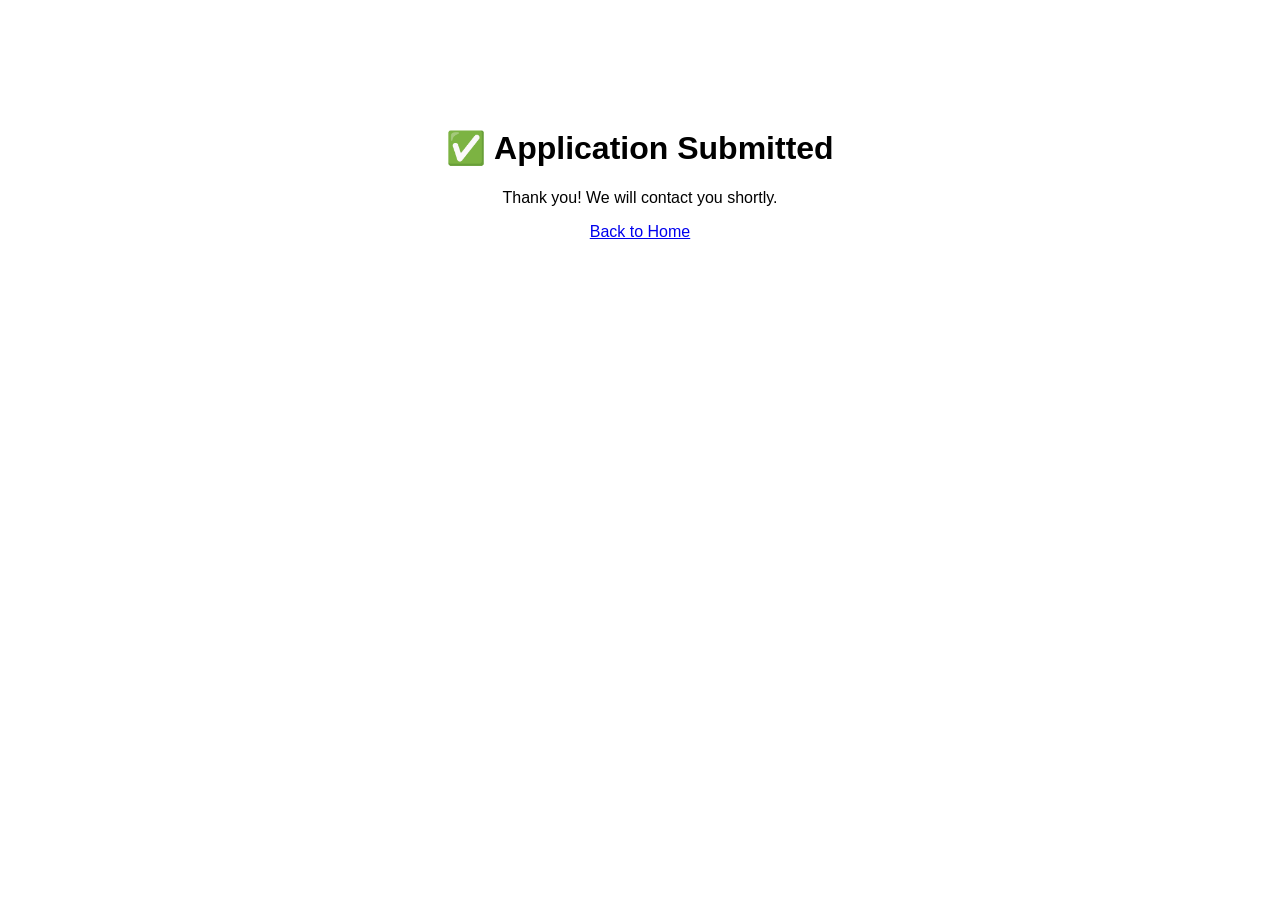
<file: thankyuo.html>
<!DOCTYPE html>
<html>
<head>
  <title>Application Submitted</title>
</head>
<body style="text-align:center; padding:100px; font-family:sans-serif;">
  <h1>✅ Application Submitted</h1>
  <p>Thank you! We will contact you shortly.</p>
  <a href="/">Back to Home</a>
</body>
</html>
</file>
<file: cookie.css>
/* =========================
COOKIE BANNER - FINAL
UKDS PREMIUM VERSION
========================= */

.cookie-banner {
position: fixed;
bottom: 20px;
left: 20px;
right: 20px;

display: none; /* Controlled by JS */
justify-content: space-between;
align-items: center;

background: #0b132b;
color: #ffffff;

padding: 20px;
border-radius: 10px;

border: 1px solid rgba(212,168,67,0.3);
box-shadow: 0 10px 40px rgba(0,0,0,0.5);

backdrop-filter: blur(10px);

z-index: 9999;
}

/* TEXT */
.cookie-text {
margin: 0;
font-size: 15px;
color: rgba(255,255,255,0.9);
}

/* LINK */
.cookie-banner a {
color: #D4A843;
text-decoration: underline;
margin-left: 6px;
font-weight: 500;
}

.cookie-banner a:hover {
color: #ffffff;
}

/* ACTIONS CONTAINER */
.cookie-actions {
display: flex;
gap: 12px;
}

/* BASE BUTTON */
.cookie-actions button {
padding: 10px 20px;
border-radius: 6px;
font-size: 14px;
cursor: pointer;

border: none;
outline: none;

transition: all 0.3s ease;
}

/* ACCEPT BUTTON (PRIMARY) */
.cookie-actions button:first-child {
background: linear-gradient(135deg, #D4A843, #f1c75b);
color: #020810;
font-weight: 600;
}

.cookie-actions button:first-child:hover {
transform: translateY(-2px);
box-shadow: 0 6px 18px rgba(212,168,67,0.4);
}

/* REJECT BUTTON (SECONDARY) */
.cookie-actions button:last-child {
background: transparent;
color: #D4A843;
border: 1.5px solid #D4A843;
}

.cookie-actions button:last-child:hover {
background: rgba(212,168,67,0.1);
transform: translateY(-2px);
}
</file>
<file: style.css>
/* ============================================================
   UK DEFENCE SERVICES — style.css
   Theme: Obsidian Navy · Crimson · Champagne Gold

   TABLE OF CONTENTS:
   01. CSS Variables / Design Tokens
   02. Reset & Base
   03. Layout Utilities
   04. Glass Card Utility
   05. Top Bar
   06. Site Header & Navigation
   07. Mega Menu
   08. Buttons
   09. Mobile Navigation
   10. Hero Carousel
   11. Hero Typography & Right Panels
   12. Hero Dots
   13. Tag / Label Pills
   14. Premium Trust Strip
   15. Section Headings
   16. Services Feature Grid (Home)
   17. Icon Cards — Why Choose Us
   18. Logo / Client Strip
   19. Accreditations Marquee
   20. Testimonial Marquee
   21. Reviews Section
   22. CTA Banner
   23. FAQ Accordion
   24. Site Footer
   25. Page Hero (Inner Pages)
   26. Content Layouts (Inner Pages)
   27. Services Page
   30. Contact Page
   31. Floating CTA Buttons
   34. Custom Cursor
   35. Scroll Reveal Animations
   36. Services Video Section
   37. Keyframe Animations
   38. Responsive Breakpoints
   39. About Page
   ============================================================ */


/* ============================================================
   01. CSS VARIABLES / DESIGN TOKENS
   Change these to retheme the entire site instantly.
   ============================================================ */
:root {
  /* Core Palette */
  --navy:          #040d1e;
  --navy-2:        #0b1f4a;
  --navy-3:        #102a68;
  --navy-glass:    rgba(4,13,30,.72);

  /* Brand Accent — Crimson */
  --red:           #c8102e;
  --red-soft:      #e8415a;
  --red-glow:      rgba(200,16,46,.35);

  /* Brand Accent — Champagne Gold */
  --gold:          #d4a843;
  --gold-light:    #f0cb6e;
  --gold-pale:     rgba(212,168,67,.12);

  /* Neutral Surface */
  --white:         #ffffff;
  --offwhite:      #f5f8ff;

  /* Typography */
  --text:          #0d1726;
  --muted:         #5c6b85;

  /* Borders */
  --border:        rgba(212,168,67,.15);
  --border-dark:   rgba(255,255,255,.08);

  /* Shadows */
  --shadow:        0 20px 60px rgba(4,13,30,.14);
  --shadow-gold:   0 20px 60px rgba(212,168,67,.18);
  --shadow-strong: 0 28px 80px rgba(4,13,30,.28);

  /* Border Radius */
  --radius-xl:     32px;
  --radius-lg:     22px;
  --radius-md:     16px;

  /* Layout */
  --container:     1240px;

  /* Typography Families — change these two lines to retheme fonts site-wide */
  --font-display: 'Syne', sans-serif;
  --font-body:    'DM Sans', sans-serif;
}


/* ============================================================
   02. RESET & BASE
   ============================================================ */
*, *::before, *::after { box-sizing: border-box; margin: 0; padding: 0; }
html { scroll-behavior: smooth; }
body {
  font-family: var(--font-body);
  color: var(--text);
  background: #ffffff;
  overflow-x: hidden;
  line-height: 1.65;
}
a { color: inherit; text-decoration: none; }
img { display: block; max-width: 100%; }
button, input, select, textarea { font: inherit; }


/* ============================================================
   03. LAYOUT UTILITIES
   ============================================================ */
.container {
  width: min(var(--container), calc(100% - 32px));
  margin: 0 auto;
  padding: 0 20px;
}
.section { padding: 100px 0; position: relative; overflow: hidden; }

.theme-light        { background: linear-gradient(180deg, #ffffff, #f0f5ff); }
.theme-soft-blue    { background: linear-gradient(180deg, #e8f0ff, #f6f9ff); }
.theme-white        { background: #ffffff; }
.theme-dark         { background: linear-gradient(135deg, #040d1e, #0b1f4a 55%, #040d1e); color: white; }
.theme-gradient-cta { background: linear-gradient(135deg, #040d1e, #0f2660 50%, #040d1e); color: white; overflow: hidden; }


/* ============================================================
   04. GLASS CARD UTILITY
   ============================================================ */
.glass-card {
  background: rgba(255,255,255,.06);
  border: 1px solid rgba(255,255,255,.11);
  box-shadow: var(--shadow-strong);
  backdrop-filter: blur(20px);
  -webkit-backdrop-filter: blur(20px);
}


/* ============================================================
   05. TOP BAR
   ============================================================ */
.topbar {
  background: linear-gradient(90deg, #010508, #061020 40%, #030c1a 60%, #010508);
  color: #a8bcd8;
  font-size: 14px;
  position: relative;
  z-index: 20;
  border-bottom: 1px solid rgba(212,168,67,.2);
}
.topbar-inner {
  display: flex;
  align-items: center;
  justify-content: space-between;
  gap: 16px;
  padding: 15px 0;
}
.topbar-left { display: flex; gap: 20px; flex-wrap: wrap; }
.topbar-left a {
  color: #a8bcd8;
  transition: color .18s;
  display: flex;
  align-items: center;
  gap: 6px;
}
.topbar-left a:hover { color: var(--gold-light); }
.topbar-right {
  font-size: 14px;
  letter-spacing: .18em;
  text-transform: uppercase;
  color: var(--gold);
  font-weight: 700;
  font-family: var(--font-display);
}


/* ============================================================
   06. SITE HEADER & NAVIGATION
   ============================================================ */
.site-header {
  position: sticky;
  top: 0;
  z-index: 60;
  background: rgb(253, 251, 251);
  border-bottom: 1px solid rgba(212,168,67,.18);
  backdrop-filter: blur(28px);
  -webkit-backdrop-filter: blur(28px);
  transition: background .3s ease;
} 
.nav-wrap {
  min-height: 78px;
  display: flex;
  align-items: center;
  justify-content: space-between;
  gap: 20px;
}
.brand { display: flex; align-items: center; min-width: 0; }
.brand-logo-img {
  height: 50px;
  width: auto;
  object-fit: contain;
  filter: brightness(1.08) drop-shadow(0 0 14px rgba(212,168,67,.28));
  transition: filter .3s;
}
.brand:hover .brand-logo-img { filter: brightness(1.15) drop-shadow(0 0 20px rgba(212,168,67,.5)); }

.main-nav { display: flex; gap: 2px; align-items: center; }
.main-nav a {
  color: rgba(2, 2, 2, 0.945);
  font-family: var(--font-display);
  font-weight: 500;
  font-size: 13.5px;
  letter-spacing: .04em;
  position: relative;
  padding: 10px 14px;
  border-radius: 10px;
  transition: color .2s, background .2s;
}
.main-nav a:hover { color: rgb(239, 9, 9); background: rgba(212,168,67,.1); }
.main-nav a::after {
  content: "";
  position: absolute;
  left: 14px; bottom: 4px;
  width: 0; height: 2px;
  border-radius: 999px;
  background: linear-gradient(90deg, var(--red), var(--gold));
  transition: width .28s ease;
}
.main-nav a:hover::after,
.main-nav a.active::after { width: calc(100% - 28px); }
.main-nav a.active { color: rgb(251, 6, 6); }
.nav-actions { display: flex; gap: 10px; align-items: center; }


/* ============================================================
   07. MEGA MENU
   ============================================================ */
.mega-menu { position: relative; display: inline-block; }
.mega-trigger { text-decoration: none; color: rgba(255,255,255,.72); font-weight: 600; }
.mega-content {
  position: absolute;
  top: 55px; left: 0;
  width: 680px;
  background: #ffffff;
  border-radius: 14px;
  box-shadow: 0 20px 45px rgba(0,0,0,.15);
  padding: 30px;
  display: grid;
  grid-template-columns: repeat(2, 1fr);
  gap: 30px;
  opacity: 0;
  visibility: hidden;
  transform: translateY(12px);
  transition: all .25s ease;
  z-index: 999;
}
.mega-menu:hover .mega-content { opacity: 1; visibility: visible; transform: translateY(0); }
.mega-column { padding: 18px; border-radius: 12px; transition: all .3s ease; }
.mega-column h4 { color: var(--red); font-size: 18px; margin-bottom: 6px; }
.mega-column a { display: block; font-weight: 600; color: #111; margin-bottom: 6px; transition: color .25s ease; }
.mega-column p { font-size: 14px; color: #666; line-height: 1.5; }
.mega-column:hover {
  background: linear-gradient(135deg, #fff6e8, #f5deb3);
  border-left: 4px solid var(--red);
  transform: translateY(-4px);
  box-shadow: 0 12px 30px rgba(0,0,0,.15);
}
.mega-column:hover a { color: var(--red); }


/* ============================================================
   08. BUTTONS
   ============================================================ */
.btn {
  display: inline-flex;
  align-items: center;
  justify-content: center;
  gap: 8px;
  border: none;
  border-radius: 999px;
  padding: 13px 26px;
  font-family: var(--font-display);
  font-weight: 700;
  font-size: 14px;
  letter-spacing: .04em;
  cursor: pointer;
  position: relative;
  overflow: hidden;
  transition: transform .22s cubic-bezier(.34,1.56,.64,1), box-shadow .22s ease, background .22s ease;
}
.btn::before {
  content: "";
  position: absolute; inset: 0; border-radius: inherit;
  background: linear-gradient(180deg, rgba(255,255,255,.16) 0%, transparent 55%);
  pointer-events: none;
}
.btn:hover  { transform: translateY(-4px) scale(1.02); }
.btn:active { transform: translateY(1px) scale(.98); }

/* Primary — animated pulsing red */
.btn-primary {
  background: linear-gradient(135deg, var(--red), #9e0d22 55%, var(--navy-2));
  color: white;
  box-shadow: 0 10px 36px var(--red-glow), inset 0 1px 0 rgba(255,255,255,.18);
  animation: pulse-cta 3.5s ease-in-out infinite;
}
.btn-primary:hover {
  background: linear-gradient(135deg, #e8203e, var(--red) 55%, var(--navy-2));
  animation: none;
  box-shadow: 0 20px 60px rgba(200,16,46,.65);
}

/* Gold — animated pulsing gold */
.btn-gold {
  background: linear-gradient(135deg, #c49030, var(--gold-light) 50%, var(--gold));
  color: var(--navy);
  font-weight: 800;
  box-shadow: 0 10px 36px rgba(212,168,67,.4);
  animation: pulse-gold 3.5s ease-in-out infinite;
}
.btn-gold:hover {
  animation: none;
  box-shadow: 0 22px 64px rgba(212,168,67,.7);
  background: linear-gradient(135deg, var(--gold), #ffd878 50%, var(--gold));
}

/* Outline — WhatsApp nav button */
.btn-outline {
  background: transparent;
 color: #ed0707 !important;
 border: 2.5px solid #D4A843;
}
.btn-outline:hover { background: var(--gold-pale); border-color: var(--gold); color: white; }

.whatsapp-btn {
 border: 1.5px solid #D4A843 !important;
}
/* Ghost — hero secondary CTA */
.btn-ghost { background: rgba(255,255,255,.08); color: white; border: 1px solid rgba(255,255,255,.2); }
.btn-ghost:hover { background: rgba(255,255,255,.15); }

/* Dark / Light — CTA banner */
.btn-dark  { background: var(--navy); color: white; }
.btn-light { background: white; color: var(--navy); box-shadow: 0 8px 28px rgba(4,13,30,.18); }
.btn-light:hover { background: var(--offwhite); }

/* Small variant */
.btn-small { padding: 10px 20px; font-size: 13px; }

/* Icon button */
.btn-icon span { font-size: 15px; }
.btn-light span { animation: phoneShake 3s infinite; }

/* Call button — special styled link */
.call-btn {
  display: inline-flex;
  align-items: center;
  justify-content: center;
  gap: 10px;
  padding: 13px 26px;
  border-radius: 999px;
  font-weight: 700;
  font-size: 14px;
  letter-spacing: .04em;
  cursor: pointer;
  position: relative;
  overflow: hidden;
  background: linear-gradient(135deg, #2b0aab, #020c3b);
  color: rgba(230,230,9,.95);
  border: 1px solid var(--gold);
  box-shadow: 0 10px 30px rgba(193,18,31,.35);
  transition: all .25s cubic-bezier(.34,1.56,.64,1);
}
.call-btn::before {
  content: "";
  position: absolute;
  top: 0; left: -120%;
  width: 120%; height: 100%;
  background: linear-gradient(120deg, transparent, rgba(255,255,255,.6), transparent);
  transition: .6s;
}
.call-btn:hover::before { left: 120%; }
.call-btn:hover {
  background: linear-gradient(135deg, rgba(255,0,0,.83), #990000);
  transform: translateY(-4px) scale(1.03);
  box-shadow: 0 18px 45px rgba(255,0,0,.35);
}
.call-btn:active { transform: translateY(1px) scale(.97); }
.icon { display: inline-block; animation: phoneShake 3s infinite; }


/* ============================================================
   09. MOBILE NAVIGATION
   ============================================================ */
/* ================================
   MOBILE NAVIGATION (UKDS FIXED)
================================ */

/* =========================
   HAMBURGER BUTTON
========================= */

.menu-toggle {
  display: none;
  background: rgba(13, 154, 55, 0.08);
  border: 1px solid rgba(2, 8, 16, 0.15);
  color: #c00ea2;
  border-radius: 10px;
  padding: 10px 12px;
  font-size: 22px;
  cursor: pointer;
  transition: all .2s ease;
  
  position: absolute;
  right: 20px;
  top: 50%;
  transform: translateY(-50%);
  z-index: 20000; /* 🔥 increase this */
}

.menu-toggle:hover {
  background: rgba(212,168,67,.15);
  color: #D4A843;
}

.site-header {
  position: relative;
  z-index: 1000;
}

/* =========================
   MOBILE STYLES ONLY
========================= */

@media (max-width: 768px) {

  .menu-toggle {
    display: block !important;
    position: absolute;
    right: 20px;
    top: 50%;
    transform: translateY(-50%);
    z-index: 10000;
   
    opacity: 1 !important;
    visibility: visible !important;
     position: absolute;
  z-index: 999999; /* very high */
  }
  

  /* Mobile nav container */
  .mobile-nav {
    position: fixed;
    top: 80px; /* adjust if header changes */
    left: 0;
    width: 100%;
    height: calc(100vh - 80px);
    background: #12022f;

    display: flex;
    flex-direction: column;
    gap: 10px;
    padding: 20px;

    transform: translateY(-20px);
    opacity: 0;
    visibility: hidden;

    transition: all 0.3s ease;
   
    position: relative;
  z-index: 1;
  }

  /* Active state */
  .mobile-nav.active {
    transform: translateY(0);
    opacity: 1;
    visibility: visible;
  }

  /* Links */
  .mobile-nav a {
    padding: 14px 18px;
    background: rgba(255,255,255,.04);
    border: 1px solid rgba(255,255,255,.09);
    border-radius: 14px;

    font-weight: 600;
    font-size: 16px;

    color: rgba(255,255,255,.85);
    text-decoration: none;

    font-family: var(--font-display);

    transition: all .25s ease;
  }

  .mobile-nav a:hover {
    background: rgba(212,168,67,.1);
    border-color: rgba(212,168,67,.35);
    color: #fff;
  }
}

/* =========================
   DESKTOP SAFETY (CRITICAL)
========================= */

@media (min-width: 769px) {

  .mobile-nav {
    display: none !important;
  }

  .menu-toggle {
    display: none !important;
  }
}

/* ================================
   RESPONSIVE CONTROL (IMPORTANT)
================================ */

@media (max-width: 768px) {

  /* SHOW hamburger */
  .menu-toggle {
    display: block;
  }

  /* HIDE desktop nav */
  .main-nav {
    display: none !important;
  }

  /* HIDE buttons */
  .nav-actions {
    display: none !important;
  }

}


/* ============================================================
   10. HERO CAROUSEL
   ============================================================ */

   /* 
  COMPONENT: Hero Tag Badge
  PURPOSE: Section identifier (e.g., About, Blog, Services)
  STYLE: Glassmorphism pill with gold accent, dot indicator, inner capsule
*/
.hero-tag {
  display: inline-flex;
  align-items: center;
  gap: 8px;

  background: rgba(212,168,75,0.12);
  border: 1px solid rgba(212,168,75,0.3);

  color: var(--gold);
  font-size: 0.72rem;
  font-weight: 600;
  letter-spacing: 2.5px;
  text-transform: uppercase;

  padding: 7px 18px;
  border-radius: 999px;

  margin-top: 70px;
  margin-bottom: 28px;
  width: fit-content;

  backdrop-filter: blur(6px);
  animation: fadeUp 0.8s ease both;
}

/* dot */
.hero-tag::before {
  content: '';
  width: 6px;
  height: 6px;
  border-radius: 50%;
  background: var(--gold);
  animation: blink 1.5s ease-in-out infinite;
}
@keyframes blink { 0%,100% { opacity: 1; } 50% { opacity: 0.3; } }

/* inner pill (use your existing span) */
.hero-tag .eyebrow {
  width: 45px;
  height: 20px;
  border-radius: 999px;
  border: 1px solid rgba(212,168,75,0.45);
  display: inline-block;
}

 /* END COMPONENT: Hero Tag Badge */

.hero {
  position: relative;
  overflow: hidden;
  min-height: calc(100vh - 88px);
  display: flex;
  align-items: stretch;
}
/* Animated red orb top-right */
.hero-home::before {
  content: "";
  position: absolute;
  width: 680px; height: 680px;
  right: -100px; top: -100px;
  border-radius: 50%;
  background: radial-gradient(circle, rgba(200,16,46,.2), transparent 68%);
  animation: floaty 11s ease-in-out infinite;
  pointer-events: none;
  z-index: 0;
}
/* Animated gold orb bottom-left */
.hero-home::after {
  content: "";
  position: absolute;
  width: 520px; height: 520px;
  left: 8%; bottom: -200px;
  border-radius: 50%;
  background: radial-gradient(circle, rgba(212,168,67,.14), transparent 68%);
  animation: floaty 16s ease-in-out infinite reverse;
  pointer-events: none;
  z-index: 0;
}
/* Subtle animated grid lines overlay */
.hero-bg-lines {
  position: absolute; inset: 0;
  background-image:
    repeating-linear-gradient(0deg, transparent, transparent 80px, rgba(212,168,67,.035) 80px, rgba(212,168,67,.035) 81px),
    repeating-linear-gradient(90deg, transparent, transparent 80px, rgba(255,255,255,.02) 80px, rgba(255,255,255,.02) 81px);
  animation: drift 26s linear infinite;
  pointer-events: none;
  z-index: 0;
}
.hero-carousel { width: 100%; position: relative; }

.hero-mini-card:last-child:nth-child(odd) {
  grid-column: 1 / -1;
  max-width: 48%;
  margin: 0 auto;
}
/* Inactive slides */
.hero-slide {
  position: absolute; inset: 0;
  opacity: 0; visibility: hidden;
  background-size: cover; background-position: center;
  transition: opacity 1.1s ease;
}
/* Active slide */
.hero-slide.active { opacity: 1; visibility: visible; position: relative; }

.hero-inner {
  min-height: calc(100vh - 88px);
  display: grid;
  grid-template-columns: 1.1fr .9fr;
  align-items: center;
  gap: 40px;
  position: relative;
  z-index: 2;
  padding: 80px 0 100px;
}

/* Background image helper for security slide */
.hero-bg-img {
  position: absolute; inset: 0;
  width: 100%; height: 100%;
  object-fit: cover;
  object-position: 85% center;
  z-index: 1;
}
.hero-overlay {
  position: absolute; inset: 0; z-index: 2;
  background: linear-gradient(90deg, rgba(7,18,38,.85), rgba(7,18,38,.65) 40%, rgba(7,18,38,.25) 70%, rgba(7,18,38,.1));
}
.security-slide .container { position: relative; z-index: 3; }


/* ============================================================
   11. HERO TYPOGRAPHY & RIGHT PANELS
   ============================================================ */
.hero-copy h1, .page-hero h1 {
  font-family: var(--font-display);
  font-size: clamp(44px, 6vw, 78px);
  line-height: 1.0;
  margin: 16px 0 18px;
  letter-spacing: -.04em;
  color: white;
  font-weight: 800;
}
.hero-copy h1 span, .page-hero h1 span {
  background: linear-gradient(95deg, #ffffff, var(--gold-light) 55%, var(--gold));
  -webkit-background-clip: text;
  -webkit-text-fill-color: transparent;
  background-clip: text;
}
.hero-copy p, .page-hero p { color: rgba(255,255,255,.66); font-size: 17px; max-width: 580px; margin: 0 0 28px; line-height: 1.75; }
.hero-cta-row { display: flex; gap: 14px; flex-wrap: wrap; margin-bottom: 26px; }
.hero-points { display: flex; gap: 20px; flex-wrap: wrap; color: rgba(255,255,255,.6); font-weight: 500; font-size: 14px; }
.hero-points span { display: flex; align-items: center; gap: 7px; }
.hero-points span::before { content: '✓'; color: var(--gold); font-weight: 800; font-size: 13px; }

/* Right panel: 2×2 mini-card grid */
.hero-card-grid { display: grid; grid-template-columns: 1fr 1fr; gap: 16px; }
.hero-mini-card {
  padding: 22px;
  transform: translateY(-40px);
  border-radius: var(--radius-xl);
  color: white;
  background: rgba(255,255,255,.05);
  border: 1px solid rgba(212,168,67,.2);
  transition: transform .32s, border-color .32s, box-shadow .32s;
}
.hero-mini-card:hover { transform: translateY(-5px); border-color: rgba(212,168,67,.45); box-shadow: 0 20px 50px rgba(212,168,67,.15); }
.hero-mini-card h3 { margin: 14px 0 8px; font-family: var(--font-display); font-size: 19px; }
.hero-mini-card p  { color: rgba(255,255,255,.58); margin: 0; font-size: 14px; }
.hero-mini-icon {
  width: 52px; height: 52px;
  border-radius: 16px;
  display: grid; place-items: center;
  font-size: 22px;
  background: linear-gradient(135deg, var(--red), var(--gold));
  box-shadow: 0 8px 24px var(--red-glow);
}
.hero-mini-icon svg { filter: drop-shadow(0 4px 10px rgba(255,180,70,.6)); }

/* Stats panel */
.hero-stat-stack, .hero-badge-panel {
  padding: 32px; border-radius: var(--radius-xl); color: white;
  background: rgba(255,255,255,.05); border: 1px solid rgba(212,168,67,.2);
}
.hero-stat-stack { display: grid; gap: 20px; }
.hero-stat-stack strong { display: block; font-family: var(--font-display); font-size: 44px; font-weight: 800; color: var(--gold-light); line-height: 1; }
.hero-stat-stack span  { color: rgba(255,255,255,.58); font-size: 14px; }
.hero-stat-up { transform: translate(60px, -60px) scale(0.9); transition: all .4s ease; box-shadow: 0 20px 60px rgba(0,0,0,.4); }
.hero-badge-panel h4 { margin: 0 0 16px; font-family: var(--font-display); font-size: 20px; color: var(--gold-light); }
.hero-badge-panel ul { margin: 0; padding-left: 0; list-style: none; color: rgba(255,255,255,.68); display: grid; gap: 10px; }
.hero-badge-panel ul li::before { content: '→ '; color: var(--gold); }

/* Side glass card */
.hero-side-card {
  max-width: 420px;
  padding: 32px; border-radius: 32px;
  background: linear-gradient(135deg, rgba(255,255,255,.14), rgba(255,255,255,.06));
  border: 1px solid rgba(212,175,55,.22);
  backdrop-filter: blur(14px);
  -webkit-backdrop-filter: blur(14px);
  box-shadow: 0 20px 60px rgba(0,0,0,.22);
  color: #fff;
}
.hero-side-card h3 { margin: 18px 0 12px; font-size: 32px; font-weight: 800; line-height: 1.1; }
.hero-side-card p  { margin: 0; font-size: 18px; line-height: 1.7; color: rgba(255,255,255,.78); }


/* ============================================================
   12. HERO DOTS
   ============================================================ */
.hero-dots { position: absolute; left: 50%; bottom: 28px; transform: translateX(-50%); display: flex; gap: 10px; z-index: 4; }
.hero-dots button { width: 10px; height: 10px; border-radius: 50%; border: none; cursor: pointer; background: rgba(255,255,255,.28); transition: background .3s, width .3s ease; padding: 0; }
.hero-dots button.active { background: var(--gold); width: 28px; border-radius: 5px; box-shadow: 0 0 12px rgba(212,168,67,.55); }


/* ============================================================
   13. TAG / LABEL PILLS
   ============================================================ */
.eyebrow, .tag-label, .mini-tag, .dark-tag, .white-tag, .white-mini {
  display: inline-flex; align-items: center; gap: 8px;
  padding: 7px 16px; border-radius: 999px;
  font-family: var(--font-display);
  font-size: 11px; letter-spacing: .2em;
  text-transform: uppercase; font-weight: 700;
}
.eyebrow   { background: rgba(212,168,67,.12); border: 1px solid rgba(212,168,67,.32); color: var(--gold-light); }
.tag-label { background: rgba(200,16,46,.08);  border: 1px solid rgba(200,16,46,.22);  color: var(--red); }
.dark-tag, .white-tag { background: rgba(255,255,255,.08); border: 1px solid rgba(255,255,255,.16); color: white; }
.white-mini {
  background: linear-gradient(90deg, rgba(255,255,255,.25), rgba(212,168,67,.35));
  border: 1px solid rgba(212,168,67,.6);
  color: #ede6e6;
  box-shadow: 0 4px 20px rgba(212,168,67,.25);
  backdrop-filter: blur(6px);
  padding: 8px 18px;
  font-size: 13px;
  letter-spacing: 1.5px;
  border-radius: 50px;
}
.mini-tag {
  background: linear-gradient(90deg, rgba(163,6,32,.92), rgba(212,168,67,.14));
  color: var(--navy-2);
}


/* ============================================================
   14. PREMIUM TRUST STRIP
   ============================================================ */
.pull-up-strip { padding: 90px 0; background: linear-gradient(180deg, #f6f7fb, #ffffff); }

.trust-heading { text-align: center; max-width: 720px; margin: 0 auto 50px; }
.trust-label   { letter-spacing: 2px; font-size: 12px; font-weight: 600; color: #c8a24a; }
.trust-heading h2 { font-size: 36px; margin: 12px 0; color: #111; }
.trust-heading p  { font-size: 16px; color: #666; line-height: 1.6; }

.premium-strip-wrap {
  padding: 40px;
  border-radius: 28px;
  background: linear-gradient(135deg, #0f172a, #16233b, #1f2e4d);
  box-shadow: 0 30px 60px rgba(0,0,0,.15);
  display: grid;
  grid-template-columns: repeat(4, 1fr);
  gap: 30px;
  position: relative;
  overflow: hidden;
}
.premium-strip-wrap::before {
  content: ""; position: absolute; inset: 0; pointer-events: none;
  background:
    radial-gradient(circle at top left, rgba(200,16,46,.1), transparent 40%),
    radial-gradient(circle at bottom right, rgba(212,168,67,.09), transparent 40%);
}
.premium-strip-card {
  position: relative; z-index: 1;
  background: rgba(255,255,255,.035);
  border: 1px solid rgba(212,168,67,.15);
  border-radius: var(--radius-lg);
  padding: 22px 20px;
  min-height: 155px;
  display: flex; flex-direction: column; justify-content: flex-start;
  transition: transform .3s cubic-bezier(.34,1.56,.64,1), box-shadow .3s, border-color .3s;
}
.premium-strip-card:hover { transform: translateY(-7px); box-shadow: 0 22px 55px rgba(212,168,67,.14); border-color: rgba(212,168,67,.42); }
.premium-strip-icon {
  width: 50px; height: 50px; border-radius: 14px;
  display: grid; place-items: center; font-size: 22px; margin-bottom: 16px;
  background: linear-gradient(135deg, rgba(200,16,46,.18), rgba(212,168,67,.22));
  border: 1px solid rgba(212,168,67,.2);
}
.premium-strip-card small  { display: block; margin-bottom: 8px; font-size: 11px; font-weight: 800; text-transform: uppercase; letter-spacing: .2em; color: var(--gold); }
.premium-strip-card strong { font-family: var(--font-display); font-size: 17px; line-height: 1.38; color: rgba(255,255,255,.9); font-weight: 700; }

/* Why section label */
.why-section { padding: 120px 0; background: #f5f7fb; text-align: center; }
.why-label span { display: inline-block; padding: 10px 20px; border-radius: 30px; border: 1px solid #e4e6eb; font-size: 12px; letter-spacing: 2px; font-weight: 600; color: var(--red); background: #ffffff; }
.why-title { font-size: 52px; font-weight: 800; max-width: 900px; margin: 30px auto 70px; line-height: 1.2; color: #0f172a; }


/* ============================================================
   15. SECTION HEADINGS
   ============================================================ */
.section-heading { margin-bottom: 48px; }
.section-heading.center-align { text-align: center; }
.section-heading.center-width  { max-width: 780px; margin-left: auto; margin-right: auto; text-align: center; }
.section-heading.light h2 { color: #fff; }
.section-heading.light p  { color: rgba(255,255,255,.72); }
.section-heading h2 {
  margin: 12px 0 14px;
  color: var(--navy);
  font-family: var(--font-display);
  font-size: clamp(32px, 4vw, 56px);
  line-height: 1.04;
  font-weight: 800;
  letter-spacing: -.035em;
}
.section-heading p { margin: 0; color: var(--muted); font-size: 17px; line-height: 1.75; }


/* ============================================================
   16. SERVICES FEATURE GRID (Home page)
   ============================================================ */


.service-feature-grid {
  display: grid;
  grid-template-columns: 1fr 1fr;
  grid-template-rows: auto auto auto;
  grid-template-areas:
    'security    construction'
    'security    it'
    'cleaning    hospitality';
  gap: 20px;
}

/* ── Base Tile ── */
.feature-tile {
  border-radius: var(--radius-xl);
  overflow: hidden;
  position: relative;
  box-shadow: 0 8px 32px rgba(4,13,30,.18);
  background-size: cover;
  background-position: center;
  background-repeat: no-repeat;
  transition: transform .42s ease, box-shadow .42s ease;
  border: 1px solid rgba(255,255,255,.12);
}

/* ── Individual tile heights ── */
.feature-tile.security     { grid-area: security;     height: 580px; }
.feature-tile.cleaning     { grid-area: cleaning;     height: 280px; }
.feature-tile.construction { grid-area: construction; height: 280px; }
.feature-tile.it           { grid-area: it;           height: 280px; }
.feature-tile.hospitality  { grid-area: hospitality;  height: 280px; }

/* ── Background Images ── */
.feature-tile.security     { background-image: url('Security.png'); }
.feature-tile.cleaning     { background-image: url('cleaning.png'); }
.feature-tile.construction { background-image: url('Construction.png'); }
.feature-tile.it           { background-image: url('IT.png'); }
.feature-tile.hospitality  { background-image: url('Hospitality.png'); }

/* ── Hover ── */
.feature-tile:hover {
  transform: scale(1.018);
  box-shadow: 0 28px 70px rgba(4,13,30,.28);
}

/* ── Dark overlay so text is always readable ── */
.feature-tile::after {
  content: "";
  position: absolute;
  inset: 0;
  background: linear-gradient(
    180deg,
    rgba(4,13,30,.45) 0%,    /* darker at top — image still visible */
    rgba(4,13,30,.85) 60%,   /* strong fade starts earlier */
    rgba(4,13,30,.97) 100%   /* near solid at bottom where text sits */
  );
  z-index: 1;
}

/* ── Text content sits above overlay ── */
.feature-content {
  position: absolute;
  inset: auto 24px 24px;
  z-index: 2;
  color: white;
}

.feature-content h3 {
  margin: 10px 0 10px;
  font-family: var(--font-display);
  font-size: 28px;
  font-weight: 800;
  color: #ffffff;
  text-shadow: 0 2px 8px rgba(0,0,0,.4);
}

.feature-content p {
  color: rgba(255,255,255,.85);
  margin-bottom: 16px;
  max-width: 520px;
  font-size: 15px;
  text-shadow: 0 1px 4px rgba(0,0,0,.3);
}

/* ── Badge ── */
.feature-badge {
  display: inline-block;
  padding: 6px 14px;
  border-radius: 999px;
  background: rgba(212,168,67,.16);
  border: 1px solid rgba(212,168,67,.32);
  font-size: 11px;
  text-transform: uppercase;
  letter-spacing: .18em;
  font-weight: 700;
  color: var(--gold-light);
}

/* ── Responsive ── */
@media (max-width: 768px) {
  .service-feature-grid {
    grid-template-columns: 1fr;
    grid-template-areas:
      'security'
      'cleaning'
      'construction'
      'it'
      'hospitality';
  }

  .feature-tile.security,
  .feature-tile.cleaning,
  .feature-tile.construction,
  .feature-tile.it,
  .feature-tile.hospitality {
    height: 280px;
  }
}
/* ============================================================
   17. ICON CARDS — WHY CHOOSE US
   ============================================================ */
.icon-card-grid { display: grid; gap: 22px; }
.icon-card-grid.four-col { grid-template-columns: repeat(4, 1fr); }
.icon-card {
  background: white;
  border: 1px solid rgba(4,13,30,.07);
  border-radius: var(--radius-xl);
  padding: 34px 28px; box-shadow: var(--shadow);
  text-align: center;
  transition: transform .32s cubic-bezier(.34,1.56,.64,1), box-shadow .32s, border-color .32s;
  position: relative; overflow: hidden;
}
.icon-card::before { content: ""; position: absolute; inset: 0; background: linear-gradient(135deg, rgba(200,16,46,.03), rgba(212,168,67,.06)); opacity: 0; transition: opacity .3s; }
.icon-card:hover { transform: translateY(-10px); box-shadow: 0 30px 75px rgba(4,13,30,.18); border-color: rgba(212,168,67,.3); }
.icon-card:hover::before { opacity: 1; }
.icon-bubble {
  width: 78px; height: 78px; border-radius: 22px;
  display: grid; place-items: center;
  margin: 0 auto 18px; font-size: 30px;
  background: linear-gradient(135deg, rgba(200,16,46,.1), rgba(212,168,67,.18));
  border: 1px solid rgba(212,168,67,.22);
  transition: transform .32s cubic-bezier(.34,1.56,.64,1);
}
.icon-card:hover .icon-bubble { transform: scale(1.12) rotate(-6deg); }
.icon-card h3 { margin: 0 0 10px; color: var(--navy); font-family: var(--font-display); font-weight: 700; }
.icon-card p  { margin: 0; color: var(--muted); font-size: 15px; }


/* ============================================================
   18. LOGO / CLIENT STRIP
   ============================================================ */
.logo-strip { display: grid; grid-template-columns: repeat(5, 1fr); gap: 14px; }
.logo-chip {
  min-height: 96px;
  display: grid; place-items: center;
  background: linear-gradient(135deg, #ffffff, #f2f7ff);
  border: 1px solid rgba(4,13,30,.08);
  border-radius: 20px; box-shadow: var(--shadow);
  font-family: var(--font-display); font-weight: 800; color: var(--navy-2);
  font-size: 14px; text-align: center; padding: 16px;
  transition: transform .28s, border-color .28s, box-shadow .28s;
}
.logo-chip:hover { transform: translateY(-6px); border-color: rgba(212,168,67,.38); box-shadow: 0 20px 52px rgba(212,168,67,.2); }


/* ============================================================
   19. ACCREDITATIONS MARQUEE
   ============================================================ */
.accreditation-section {
  position: relative; overflow: hidden; padding: 110px 0;
  background:
    radial-gradient(circle at top left, rgba(225,29,72,.10), transparent 22%),
    radial-gradient(circle at top right, rgba(29,78,216,.12), transparent 24%),
    linear-gradient(180deg, #08111f, #0b1220);
}
.accreditation-section::before {
  content: ""; position: absolute; inset: 0; pointer-events: none;
  background: linear-gradient(90deg, rgba(8,17,31,1) 0%, rgba(8,17,31,0) 12%, rgba(8,17,31,0) 88%, rgba(8,17,31,1) 100%);
  z-index: 2;
}
.section-heading-acc { position: relative; z-index: 3; max-width: 900px; margin: 0 auto 46px; text-align: center; }
.section-heading-acc h2 { color: #fff; margin: 12px 0 10px; font-size: clamp(34px, 4vw, 58px); line-height: 1.05; }
.section-heading-acc p  { color: rgba(255,255,255,.68); font-size: 17px; line-height: 1.7; }

.logo-marquee { position: relative; z-index: 3; overflow: hidden; padding: 18px 0; }
.logo-track {
  display: flex; align-items: center; gap: 26px;
  width: max-content;
  animation: accreditationScroll 18s linear infinite;
}
.logo-marquee:hover .logo-track { animation-play-state: paused; }

.accreditation-card {
  flex: 0 0 auto;
  width: 220px; height: 138px;
  display: flex; align-items: center; justify-content: center;
  border-radius: 24px;
  background: linear-gradient(180deg, rgba(255,255,255,.993), rgb(255,255,255));
  border: 1px solid rgba(236,14,14,.95);
  backdrop-filter: blur(14px);
  -webkit-backdrop-filter: blur(14px);
  box-shadow: 0 14px 36px rgba(0,0,0,.34), inset 0 1px 0 rgba(255,255,255,.10);
  position: relative; overflow: hidden;
 
  transform-origin: center;
}
.accreditation-card::before {
  content: ""; position: absolute; inset: 0;
  background: linear-gradient(120deg, transparent 20%, rgba(255,255,255,.18) 50%, transparent 80%);
  transform: translateX(-130%); transition: transform .7s ease;
}
.accreditation-card:hover::before { transform: translateX(130%); }
.accreditation-card:hover { transform: translateY(-8px) scale(1.02); border-color: rgba(225,29,72,.42); box-shadow: 0 20px 50px rgba(0,0,0,.42), 0 0 0 1px rgba(29,78,216,.18), 0 0 24px rgba(225,29,72,.18); }
.accreditation-card img { width: auto; max-width: 78%; max-height: 170px; object-fit: contain; display: block; transition: transform .35s ease; }
.accreditation-card:hover img { transform: scale(1.06); }


/* ============================================================
   20. TESTIMONIAL MARQUEE
   ============================================================ */
.testimonial-marquee-wrap {
  overflow: hidden; position: relative;
  background: linear-gradient(135deg, #040d1e, #0a1c46 55%, #040d1e);
}
.testimonial-marquee-wrap::before {
  content: ""; position: absolute; inset: 0; pointer-events: none;
  background:
    radial-gradient(ellipse at top left,    rgba(200,16,46,.16), transparent 48%),
    radial-gradient(ellipse at bottom right, rgba(212,168,67,.13), transparent 48%);
}
.marquee-row {
  overflow: hidden; position: relative;
  mask-image: linear-gradient(90deg, transparent, black 8%, black 92%, transparent);
  -webkit-mask-image: linear-gradient(90deg, transparent, black 8%, black 92%, transparent);
}
.marquee-track { display: flex; gap: 20px; width: max-content; animation: marquee 38s linear infinite; padding: 8px 20px 0; }
.marquee-track:hover { animation-play-state: paused; }
.marquee-card {
  min-width: 380px; padding: 30px 34px;
  border-radius: var(--radius-xl);
  background: rgba(255,255,255,.05);
  border: 1px solid rgba(212,168,67,.18);
  color: rgba(255,255,255,.88);
  box-shadow: 0 14px 44px rgba(4,13,30,.35);
  position: relative;
  transition: border-color .3s, transform .3s, box-shadow .3s;
}
.marquee-card:hover { border-color: rgba(212,168,67,.5); transform: translateY(-5px); box-shadow: 0 22px 60px rgba(212,168,67,.12); }
.marquee-card::before { content: "\201C"; position: absolute; top: 10px; left: 22px; font-size: 80px; line-height: 1; color: var(--gold); opacity: .28; font-family: Georgia, serif; pointer-events: none; }

/* Testimonial card grid (3-col) */
.testimonial-cards-grid { display: grid; grid-template-columns: repeat(3, 1fr); gap: 22px; margin-top: 8px; }
.testimonial-card {
  background: rgba(255,255,255,.06);
  border: 1px solid rgba(212,168,67,.18);
  border-radius: 26px; padding: 32px 28px;
  position: relative; overflow: hidden;
  transition: transform .32s cubic-bezier(.34,1.56,.64,1), border-color .3s, box-shadow .3s;
}
.testimonial-card::before { content: ""; position: absolute; top: 0; left: 0; right: 0; height: 1px; background: linear-gradient(90deg, transparent, rgba(212,168,67,.6), transparent); }
.testimonial-card::after { content: "\201C"; position: absolute; top: 16px; right: 22px; font-size: 90px; line-height: 1; color: rgba(212,168,67,.12); font-family: Georgia, serif; pointer-events: none; }
.testimonial-card:hover { transform: translateY(-8px); border-color: rgba(212,168,67,.45); box-shadow: 0 24px 60px rgba(4,13,30,.4), 0 0 0 1px rgba(212,168,67,.2); }
.testimonial-card--featured { background: linear-gradient(135deg, rgba(212,168,67,.1), rgba(200,16,46,.08)); border-color: rgba(212,168,67,.45); }
.testimonial-stars { color: var(--gold); font-size: 16px; letter-spacing: 2px; margin-bottom: 16px; }
.testimonial-card > p { color: rgba(255,255,255,.82); font-size: 15px; line-height: 1.78; margin: 0 0 24px; font-style: italic; }
.testimonial-author { display: flex; align-items: center; gap: 14px; border-top: 1px solid rgba(255,255,255,.08); padding-top: 18px; }
.testimonial-avatar { width: 46px; height: 46px; border-radius: 50%; flex-shrink: 0; background: linear-gradient(135deg, var(--red), var(--gold)); display: grid; place-items: center; font-family: var(--font-display); font-weight: 800; font-size: 13px; color: white; box-shadow: 0 6px 18px var(--red-glow); }
.testimonial-author > div:last-child { display: flex; flex-direction: column; gap: 3px; }
.testimonial-author strong { color: white; font-size: 14px; font-family: var(--font-display); }
.testimonial-author span   { color: rgba(255,255,255,.45); font-size: 12px; }


/* ============================================================
   21. REVIEWS SECTION
   ============================================================ */
.reviews-section {
  position: relative; overflow: hidden; padding: 100px 0;
  background:
    radial-gradient(circle at top right, rgba(212,168,67,.08), transparent 22%),
    radial-gradient(circle at top left, rgba(230,57,70,.07), transparent 20%),
    linear-gradient(180deg, #06101f, #020817);
  color: #fff;
}
.reviews-header { max-width: 860px; margin: 0 auto 18px; text-align: center; padding: 0 24px; }
.reviews-header h2 { font-size: clamp(38px, 5vw, 72px); line-height: 1.02; font-weight: 800; margin: 0 0 16px; color: #fff; }
.reviews-header p  { margin: 0; font-size: 20px; line-height: 1.7; color: rgba(255,255,255,.72); }

.google-badge { display: flex; align-items: center; justify-content: center; gap: 28px; flex-wrap: wrap; margin: 0 auto 44px; padding: 0 24px; }
.badge-left   { display: flex; align-items: center; gap: 18px; }
.g-logo { font-size: 44px; font-weight: 800; line-height: 1; }
.badge-left h3  { margin: 0 0 6px; font-size: 20px; color: #fff; }
.badge-left p   { margin: 0; color: rgba(255,255,255,.72); font-size: 15px; }
.badge-left .stars { color: #f4c84a; letter-spacing: 2px; font-size: 18px; }
.google-badge a { display: inline-flex; align-items: center; justify-content: center; min-height: 52px; padding: 0 24px; border-radius: 999px; border: 1px solid rgba(212,168,67,.32); background: rgba(255,255,255,.04); color: #fff; text-decoration: none; font-weight: 700; transition: all .35s ease; }
.google-badge a:hover { transform: translateY(-2px); background: linear-gradient(135deg, #d63a45, #122a7a); border-color: transparent; }

/* Scrolling reviews marquee */
.reviews-marquee { position: relative; overflow: hidden; padding: 10px 0; mask-image: linear-gradient(to right, transparent, black 8%, black 92%, transparent); -webkit-mask-image: linear-gradient(to right, transparent, black 8%, black 92%, transparent); }
.reviews-track { display: flex; gap: 28px; width: max-content; animation: reviewsScroll 30s linear infinite; }
.reviews-marquee:hover .reviews-track { animation-play-state: paused; }

.review-card {
  width: 420px; min-height: 270px;
  padding: 28px 28px 24px;
  border-radius: 28px;
  background: linear-gradient(180deg, rgba(255,255,255,.08), rgba(255,255,255,.04));
  border: 1px solid rgba(255,255,255,.08);
  backdrop-filter: blur(16px);
  -webkit-backdrop-filter: blur(16px);
  box-shadow: 0 18px 44px rgba(0,0,0,.24), inset 0 1px 0 rgba(255,255,255,.08);
  color: #fff;
  display: flex; flex-direction: column; justify-content: space-between;
  transition: transform .35s ease, box-shadow .35s ease, border-color .35s ease;
}
.review-card:hover { transform: translateY(-8px); border-color: rgba(212,168,67,.28); box-shadow: 0 22px 48px rgba(0,0,0,.34), 0 0 24px rgba(212,168,67,.10); }
.review-card .stars { color: #f4c84a; font-size: 22px; letter-spacing: 2px; margin-bottom: 18px; }
.review-card p  { margin: 0 0 26px; color: rgba(255,255,255,.92); font-size: 17px; line-height: 1.75; }
.review-user { display: flex; align-items: center; gap: 14px; margin-top: auto; }
.review-user h4   { margin: 0; color: #fff; font-size: 18px; font-weight: 700; }
.review-user span { display: block; margin-top: 5px; color: rgba(255,255,255,.72); font-size: 15px; }

/* Carousel arrows & dots */
.carousel-btn { position: absolute; top: 50%; transform: translateY(-50%); background: #121a33; color: #fff; border: none; width: 42px; height: 42px; border-radius: 50%; cursor: pointer; z-index: 5; transition: .3s; }
.carousel-btn:hover { background: var(--red); }
.prev { left: 10px; }
.next { right: 10px; }
.carousel-dots { margin-top: 20px; display: flex; justify-content: center; gap: 8px; }
.carousel-dots span { width: 8px; height: 8px; background: #555; border-radius: 50%; cursor: pointer; transition: .3s; }
.carousel-dots span.active { background: var(--red); width: 20px; border-radius: 10px; }

/* Avatar circles (Google colour variants) */
.avatar {
  width: 52px; height: 52px; min-width: 52px;
  border-radius: 50%;
  display: flex; align-items: center; justify-content: center;
  font-weight: 700; font-size: 16px; color: #fff;
  position: relative; overflow: hidden;
  backdrop-filter: blur(10px);
  border: 1px solid rgba(255,255,255,.15);
  box-shadow: 0 10px 25px rgba(0,0,0,.35), inset 0 1px 0 rgba(255,255,255,.2);
  transition: all .35s ease;
}
.avatar::after { content: ""; position: absolute; inset: 0; border-radius: 50%; background: linear-gradient(120deg, rgba(255,255,255,.35), transparent 40%); opacity: .4; }
.avatar.g-blue   { background: linear-gradient(135deg, #4285F4, #1a3fbf); box-shadow: 0 10px 25px rgba(0,0,0,.35), 0 0 20px rgba(66,133,244,.25); }
.avatar.g-red    { background: linear-gradient(135deg, #EA4335, #a52714); box-shadow: 0 10px 25px rgba(0,0,0,.35), 0 0 20px rgba(234,67,53,.25); }
.avatar.g-yellow { background: linear-gradient(135deg, #FBBC05, #d39e00); color: #111; box-shadow: 0 10px 25px rgba(0,0,0,.35), 0 0 20px rgba(251,188,5,.25); }
.avatar.g-green  { background: linear-gradient(135deg, #34A853, #0f6a2f); box-shadow: 0 10px 25px rgba(0,0,0,.35), 0 0 20px rgba(52,168,83,.25); }
.review-card:hover .avatar { transform: scale(1.12); }

.cta-heading { font-size: clamp(32px, 3.5vw, 52px); line-height: 1.2; max-width: 900px; }


/* ============================================================
   22. CTA BANNER
   ============================================================ */
.cta-banner { display: grid; grid-template-columns: 1.2fr .8fr; gap: 28px; align-items: center; }
.cta-banner h2 { color: white; margin: 12px 0 10px; font-family: var(--font-display); font-size: clamp(28px, 4vw, 50px); font-weight: 800; letter-spacing: -.035em; }
.cta-banner p  { color: rgba(255,255,255,.62); margin: 0; font-size: 17px; }
.cta-buttons-col { display: flex; flex-wrap: wrap; justify-content: flex-end; gap: 14px; }


/* ============================================================
   23. FAQ ACCORDION
   ============================================================ */
.faq-section { padding: 100px 20px; background: linear-gradient(135deg, #f5f7fb, #eef1f6); text-align: center; }
.faq-section h2 { font-size: 38px; font-weight: 700; color: #0a0f1e; margin-bottom: 40px; }

/* Tab switcher */
.faq-tabs { display: flex; justify-content: center; gap: 12px; flex-wrap: wrap; margin-bottom: 50px; }
.tab { padding: 12px 22px; border-radius: 30px; background: #e9edf3; color: #2b2f3a; border: none; font-size: 15px; font-weight: 500; cursor: pointer; transition: all .25s ease; position: relative; }
.tab:hover { background: #dde3ec; transform: translateY(-2px); }
.tab.active { background: #0a0f1e; color: #ffffff; transform: translateY(-2px); }
.tab.active::after { content: ""; position: absolute; left: 25%; right: 25%; bottom: -6px; height: 3px; background: var(--red); border-radius: 2px; }

/* FAQ content panels */
.faq-content { display: none; }
.faq-content.active { display: block; animation: fadeUp .4s ease; }

/* FAQ item card */
.faq-item { max-width: 850px; margin: 16px auto; border-radius: 14px; background: #ffffff; box-shadow: 0 6px 20px rgba(0,0,0,.05); transition: all .3s ease; }
.faq-item:hover { transform: translateY(-3px); box-shadow: 0 12px 30px rgba(0,0,0,.08); }

/* Question button */
.faq-question { width: 100%; padding: 20px 24px; border: none; background: none; display: flex; justify-content: space-between; align-items: center; font-size: 17px; font-weight: 600; color: #0a0f1e; cursor: pointer; }

/* +/- icon */
.faq-icon { width: 22px; height: 22px; position: relative; }
.faq-icon::before, .faq-icon::after { content: ""; position: absolute; background: #0a0f1e; transition: all .3s ease; }
.faq-icon::before { width: 100%; height: 2px; top: 50%; left: 0; transform: translateY(-50%); }
.faq-icon::after  { width: 2px; height: 100%; left: 50%; top: 0; transform: translateX(-50%); }
.faq-question.active .faq-icon::after  { height: 0; opacity: 0; }
.faq-question.active .faq-icon::before { background: var(--red); }

/* Answer panel */
.faq-answer { max-height: 0; overflow: hidden; transition: max-height .4s ease; padding: 0 24px; }
.faq-answer p { padding-bottom: 20px; color: #444; line-height: 1.7; text-align: left; }

/* FAQ CTA */
.faq-cta { margin-top: 50px; }
.faq-cta a { display: inline-block; padding: 12px 26px; border-radius: 30px; background: #0a0f1e; color: #fff; font-weight: 600; transition: .3s; }
.faq-cta a:hover { background: var(--red); }



/* ============================================================
   24. SITE FOOTER
   ============================================================ */
.site-footer {
  background: linear-gradient(135deg, #020810 0%, #040d1e 55%, #020810 100%);
  border-top: 1px solid rgba(212,168,67,.14);
  color: rgba(255,255,255,.65);
  padding: 80px 0 0;
}
.footer-grid {
  display: grid;
  grid-template-columns: 1.6fr 1fr 1.2fr 1fr;
  gap: 48px;
  padding-bottom: 60px;
}
.footer-logo { height: 48px; width: auto; margin-bottom: 20px; filter: brightness(1.08) drop-shadow(0 0 10px rgba(212,168,67,.2)); }
.footer-grid > div > p { font-size: 14px; line-height: 1.8; color: rgba(255,255,255,.5); }
.site-footer h4 {
  font-family: var(--font-display); font-weight: 800; font-size: 13px;
  letter-spacing: .18em; text-transform: uppercase;
  color: var(--gold-light); margin-bottom: 20px;
  padding-bottom: 10px; border-bottom: 1px solid rgba(212,168,67,.18);
}
.footer-links { list-style: none; display: flex; flex-direction: column; gap: 10px; }
.footer-links li a { color: rgba(255,255,255,.55); font-size: 14px; transition: color .2s, padding-left .2s; display: flex; align-items: center; gap: 6px; }
.footer-links li a:hover { color: var(--gold-light); padding-left: 4px; }
.footer-links li a::before { content: '›'; color: var(--red); opacity: 0; transition: opacity .2s; }
.footer-links li a:hover::before { opacity: 1; }
.footer-links li { color: rgba(255,255,255,.4); font-size: 14px; line-height: 1.6; }
/* Social chips */
.footer-socials 
{ display: flex; 
  flex-direction: column; /* 🔥 THIS is the key */
  flex-wrap: wrap; 
  gap: 10px; 
}
.social-chip {
  display: flex; 
  align-items:   center; /* vertical center */
  gap: 8px;
  background: rgba(255,255,255,.06);
  border: 1px solid rgba(255,255,255,.1);
  padding: 10px 18px;
  border-radius: 12px;
  font-size: 13px; 
  color: rgba(255,255,255,.65);
  font-family: var(--font-display);
  font-weight: 600;
  transition: background .2s, border-color .2s, color .2s;
 
 /* width: auto;          /* 🔥 KEY: stops stretching */
 /* min-width: 200px;     /* optional: keeps it balanced */
  /*max-width: 260px;     /* 🔥 control how wide it can go */
  /*justify-content: center;           /* horizontal center */

}
.social-chip:hover { background: rgba(212,168,67,.1); border-color: rgba(212,168,67,.3); color: var(--gold-light); }
.social-chip i 
{ 
  font-size: 14px;
 color: var(--gold-light); /* always gold */
 }
/* Footer CTA button */
.footer-cta {
  display: inline-flex; align-items: center; gap: 8px;
  margin-top: 20px;
  background: linear-gradient(135deg, var(--red), #9e0d22);
  color: white; font-weight: 700; font-family: var(--font-display);
  padding: 12px 22px; border-radius: 999px; font-size: 13px;
  letter-spacing: .06em; text-transform: uppercase;
  transition: box-shadow .3s, transform .2s;
  box-shadow: 0 8px 28px var(--red-glow);
}
.footer-cta:hover { box-shadow: 0 14px 44px rgba(200,16,46,.5); transform: translateY(-2px); }
/* Bottom bar */
.footer-bottom {
  border-top: 1px solid rgba(255,255,255,.07);
  padding: 22px 0;
  font-size: 13px;
  color: rgba(255, 255, 255, 0.922);
  text-align: center;
  line-height: 1.7;
}


/* ============================================================
   25. PAGE HERO (INNER PAGES)
   ============================================================ */
.page-hero {
  min-height: 52vh; display: flex; align-items: center;
  background-size: cover; background-position: center;
  position: relative; color: white;
}
.page-hero::after { content: ""; position: absolute; inset: 0; background: linear-gradient(180deg, rgba(4,13,30,.32), rgba(4,13,30,.72)); }
.page-hero .container { position: relative; z-index: 2; padding: 70px 0; }


/* ============================================================
   26. CONTENT LAYOUTS (INNER PAGES)
   ============================================================ */
.two-col-content { display: grid; grid-template-columns: .95fr 1.05fr; gap: 32px; align-items: center; }
.image-panel { min-height: 520px; border-radius: var(--radius-xl); background-size: cover; background-position: center; box-shadow: var(--shadow); }
.three-card-grid { display: grid; grid-template-columns: repeat(3, 1fr); gap: 20px; }
.info-card, .timeline-item, .service-page-card, .blog-card, .vacancy-card {
  background: white; border: 1px solid rgba(4,13,30,.07); border-radius: var(--radius-xl); box-shadow: var(--shadow);
}
.info-card { padding: 26px; }
.info-card h3 { margin: 12px 0 10px; color: var(--navy); font-family: var(--font-display); }
.timeline-grid { display: grid; grid-template-columns: repeat(3, 1fr); gap: 22px; }
.timeline-item { padding: 30px; }
.timeline-item strong { display: inline-flex; width: 54px; height: 54px; border-radius: 18px; place-items: center; justify-content: center; background: linear-gradient(135deg, rgba(200,16,46,.14), rgba(212,168,67,.22)); color: var(--navy); margin-bottom: 14px; font-size: 22px; }
.timeline-item h3 { margin: 0 0 10px; font-family: var(--font-display); }


/* ============================================================
   27. SERVICES PAGE
   ============================================================ */
.service-page-grid { display: grid; grid-template-columns: repeat(3, 1fr); gap: 22px; }
.service-page-card { overflow: hidden; transition: transform .3s, box-shadow .3s; border-radius: 20px; }
.service-page-card:hover { transform: translateY(-6px); box-shadow: 0 28px 70px rgba(4,13,30,.14); }
.service-page-image { height: 250px; background-size: contain; background-position: center; background-repeat: no-repeat; background-color: #eae7f1; padding: 10px; box-sizing: border-box; }
.service-page-body { padding: 24px; }
.service-page-body h3 { margin: 12px 0 10px; font-family: var(--font-display); }

/* Services tabbed page */
.ukds-services { padding: 100px 0; background: linear-gradient(180deg, #020817, #06101f); }
.ukds-tabs { display: flex; justify-content: center; gap: 15px; margin-bottom: 60px; }
.ukds-tab { padding: 14px 28px; border-radius: 40px; border: 1px solid rgba(255,255,255,.2); background: transparent; color: #fff; cursor: pointer; transition: .3s; }
.ukds-tab.active { background: linear-gradient(135deg, var(--gold), #f1c76b); color: #000; }
.ukds-content { display: none; }
.ukds-content.active { display: block; }






/* ============================================================
   30. CONTACT PAGE
   ============================================================ */
.contact-section-advanced { overflow: hidden; }
.contact-grid-advanced { display: grid; grid-template-columns: .85fr 1.15fr; gap: 28px; align-items: start; }
.contact-link-stack { display: grid; gap: 14px; }
.contact-info-card { background: rgba(255,255,255,.06); border: 1px solid rgba(255,255,255,.1); border-radius: 22px; padding: 18px 20px; display: flex; align-items: center; gap: 16px; color: white; transition: background .22s, border-color .22s; }
.contact-info-card:hover { background: rgba(212,168,67,.08); border-color: rgba(212,168,67,.3); }
.contact-info-card span:first-child { width: 52px; height: 52px; display: grid; place-items: center; border-radius: 18px; font-size: 24px; background: linear-gradient(135deg, var(--red), var(--gold)); }
.contact-info-card strong { display: block; }
.contact-info-card small  { color: rgba(255,255,255,.52); }
.contact-form-shell { position: relative; }
.security-figure-decor { position: absolute; left: -30px; bottom: 20px; width: 160px; height: 360px; border-radius: 60px 60px 30px 30px; background: linear-gradient(180deg, #1a3c8a, #040d1e 70%); opacity: .9; box-shadow: var(--shadow-strong); }
.security-figure-decor::before { content: ""; position: absolute; width: 68px; height: 68px; border-radius: 50%; top: -72px; left: 46px; background: #b8c8e8; }
.security-figure-decor::after { content: "SECURITY"; position: absolute; top: 32px; left: 50%; transform: translateX(-50%); color: white; font-size: 11px; letter-spacing: .2em; font-weight: 800; }
.contact-form-card { margin-left: 110px; background: rgba(255,255,255,.06); border: 1px solid rgba(255,255,255,.1); border-radius: 28px; padding: 30px; backdrop-filter: blur(20px); box-shadow: var(--shadow-strong); color: white; }
.contact-form-card h3 { margin: 14px 0 20px; font-size: 34px; font-family: var(--font-display); font-weight: 800; }
.form-grid { display: grid; grid-template-columns: repeat(2, 1fr); gap: 14px; }
.form-grid input, .form-grid select, .form-grid textarea { width: 100%; padding: 15px 18px; border-radius: 16px; border: 1px solid rgba(255,255,255,.12); background: rgba(255,255,255,.07); color: white; outline: none; transition: border-color .22s, background .22s; }
.form-grid input:focus, .form-grid textarea:focus { border-color: rgba(212,168,67,.5); background: rgba(255,255,255,.1); }
.form-grid input::placeholder, .form-grid textarea::placeholder { color: rgba(255,255,255,.35); }
.form-grid select option { color: var(--text); }
.full { grid-column: 1 / -1; }
.map-shell { margin-top: 28px; overflow: hidden; border-radius: 28px; box-shadow: var(--shadow-strong); border: 1px solid rgba(255,255,255,.07); }
.map-header { background: linear-gradient(90deg, var(--navy-2), var(--navy)); color: var(--gold-light); padding: 16px 22px; font-family: var(--font-display); font-weight: 800; letter-spacing: .12em; text-transform: uppercase; font-size: 12px; }
.map-shell iframe { width: 100%; height: 390px; border: none; display: block; }




/* ============================================================
   32. FLOATING CTA BUTTONS
   ============================================================ */
.floating-cta-stack { position: fixed; left: 20px; bottom: 20px; z-index: 80; display: flex; flex-direction: column; gap: 14px; }
.float-btn { width: 62px; height: 62px; border-radius: 20px; display: grid; place-items: center; color: white; font-size: 24px; position: relative; overflow: visible; transition: transform .28s cubic-bezier(.34,1.56,.64,1), box-shadow .28s; text-decoration: none; }
.float-btn:hover { transform: scale(1.14) translateY(-3px); }
.float-btn::before { content: ""; position: absolute; inset: -4px; border-radius: 24px; border: 2px solid currentColor; opacity: 0; animation: float-pulse 2.8s ease-out infinite; }
.float-btn.call { background: linear-gradient(135deg, #0d2255, #1a3a8a); box-shadow: 0 12px 38px rgba(13,34,85,.55), inset 0 1px 0 rgba(255,255,255,.15); border: 2px solid rgba(212,168,67,.4); color: var(--gold-light); }
.float-btn.call::before { border-color: var(--gold); }
.float-btn.call::after { content: "Call Us"; position: absolute; left: 72px; top: 50%; transform: translateY(-50%); background: #0d2255; color: var(--gold-light); padding: 6px 12px; border-radius: 10px; font-size: 12px; font-family: var(--font-display); font-weight: 700; letter-spacing: .06em; white-space: nowrap; border: 1px solid rgba(212,168,67,.3); opacity: 0; pointer-events: none; transition: opacity .22s, left .22s; }
.float-btn.call:hover::after { opacity: 1; left: 76px; }
.float-btn.whatsapp { background: linear-gradient(135deg, #0a7a34, #1db954); box-shadow: 0 12px 38px rgba(29,185,84,.4), inset 0 1px 0 rgba(255,255,255,.18); border: 2px solid rgba(255,255,255,.15); color: white; }
.float-btn.whatsapp::before { border-color: #1db954; animation-delay: 1.4s; }
.float-btn.whatsapp::after { content: "WhatsApp"; position: absolute; left: 72px; top: 50%; transform: translateY(-50%); background: #0a7a34; color: white; padding: 6px 12px; border-radius: 10px; font-size: 12px; font-family: var(--font-display); font-weight: 700; letter-spacing: .06em; white-space: nowrap; border: 1px solid rgba(255,255,255,.2); opacity: 0; pointer-events: none; transition: opacity .22s, left .22s; }
.float-btn.whatsapp:hover::after { opacity: 1; left: 76px; }


  
/* ============================================================
   34. CUSTOM CURSOR
   ============================================================ */
* { cursor: none !important; }
.cursor-ring {
  position: fixed; top: 0; left: 0;
  width: 36px; height: 36px;
  border: 2px solid rgba(212,168,67,.8);
  border-radius: 50%;
  pointer-events: none;
  z-index: 99999;
  transform: translate(-50%, -50%);
  background: rgba(212,168,67,.06);
  transition: width .18s ease, height .18s ease, border-color .18s ease, background .18s ease, border-radius .18s ease, opacity .2s ease;
  will-change: left, top;
  box-sizing: border-box;
}
.cursor-dot {
  position: fixed; top: 0; left: 0;
  width: 8px; height: 8px;
  background: var(--red);
  border-radius: 50%;
  pointer-events: none;
  z-index: 100000;
  transform: translate(-50%, -50%);
  transition: opacity .2s ease;
  will-change: left, top;
}
.cursor-ring.on-link  { width: 50px; height: 50px; border-color: rgba(80,140,255,.85);  background: rgba(80,140,255,.06); }
.cursor-ring.on-btn   { width: 44px; height: 44px; border-color: rgba(200,16,46,.85);  background: rgba(200,16,46,.07); }
.cursor-ring.on-input { width: 3px; height: 36px; border-radius: 2px; border-color: rgba(212,168,67,.9); background: rgba(212,168,67,.15); }
.cursor-ring.on-img   { width: 64px; height: 64px; border-color: rgba(255,255,255,.55); background: rgba(255,255,255,.04); }


/* ============================================================
   35. SCROLL REVEAL ANIMATIONS
   ============================================================ */
.reveal    { opacity: 0; transform: translateY(44px); transition: opacity .72s ease, transform .72s ease; }
.reveal.visible { opacity: 1; transform: none; }
.reveal-up { opacity: 0; transform: translateY(70px); transition: opacity .9s ease, transform .9s ease; will-change: opacity, transform; }
.reveal-up.active { opacity: 1; transform: translateY(0); }
.hidden { display: none !important; }


/* ============================================================
   36. SERVICES VIDEO SECTION
   ============================================================ */
.services-video-section { background: linear-gradient(160deg, #060c1c, #0a1530 50%, #050a16); padding: 110px 0; position: relative; overflow: hidden; }
.services-video-section::before { content: ""; position: absolute; inset: 0; background-image: linear-gradient(rgba(201,146,42,.035) 1px, transparent 1px), linear-gradient(90deg, rgba(201,146,42,.035) 1px, transparent 1px); background-size: 56px 56px; pointer-events: none; animation: drift 28s linear infinite; }
.services-video-section .section-heading h2 { color: #f5ead8; }
.services-video-section .section-heading p  { color: rgba(220,208,182,.68); }
.services-video-section .tag-label { background: rgba(201,146,42,.14); border-color: rgba(201,146,42,.32); color: #e8b84b; }
.svs-layout { display: grid; grid-template-columns: 1.2fr 1fr; gap: 56px; align-items: center; }
.svs-player { position: relative; }
.svs-frame { position: relative; border-radius: 22px; padding: 3px; background: linear-gradient(135deg, #c9922a, #040810 35%, #c8102e 65%, #040810 85%, #c9922a); background-size: 300% 300%; animation: borderMove 7s linear infinite; box-shadow: 0 28px 80px rgba(2,8,16,.65); }
.svs-frame-inner { border-radius: 20px; overflow: hidden; position: relative; aspect-ratio: 16/9; background: #030710; }
.svs-poster { position: absolute; inset: 0; cursor: pointer; }
.svs-poster img { width: 100%; height: 100%; object-fit: cover; display: block; transition: transform .5s ease, filter .3s ease; filter: brightness(.72) saturate(1.1); }
.svs-poster:hover img { transform: scale(1.04); filter: brightness(.6) saturate(1.15); }
.svs-overlay { position: absolute; inset: 0; background: linear-gradient(180deg, rgba(2,8,16,.2), rgba(2,8,16,.5)); z-index: 1; }
.svs-play-btn { position: absolute; inset: 0; z-index: 2; display: grid; place-items: center; background: none; border: none; cursor: pointer; }
.svs-play-triangle { width: 76px; height: 76px; border-radius: 50%; background: linear-gradient(135deg, var(--red), #7a0818 55%, var(--navy-2)); display: grid; place-items: center; font-size: 26px; color: white; padding-left: 5px; box-shadow: 0 12px 40px rgba(200,16,46,.5); position: relative; z-index: 2; transition: transform .28s cubic-bezier(.34,1.56,.64,1), box-shadow .28s; }
.svs-poster:hover .svs-play-triangle { transform: scale(1.14); box-shadow: 0 18px 55px rgba(200,16,46,.7); }
.svs-play-pulse { position: absolute; width: 76px; height: 76px; border-radius: 50%; border: 2px solid rgba(200,16,46,.5); animation: svs-pulse 2.2s ease-out infinite; }
.svs-badge { position: absolute; bottom: 14px; right: 14px; z-index: 3; background: rgba(2,8,16,.85); color: #e8b84b; font-size: 12px; font-weight: 700; padding: 5px 11px; border-radius: 7px; border: 1px solid rgba(201,146,42,.3); letter-spacing: .06em; }
#svsVideo { position: absolute; inset: 0; width: 100%; height: 100%; object-fit: cover; }
.svs-chapters { display: flex; flex-direction: column; gap: 6px; }
.svs-chapter { display: flex; align-items: flex-start; gap: 18px; padding: 18px 20px; border-radius: 16px; border: 1px solid rgba(201,146,42,.12); background: rgba(255,255,255,.03); transition: background .25s, border-color .25s, transform .25s; }
.svs-chapter:hover { background: rgba(201,146,42,.07); border-color: rgba(201,146,42,.35); transform: translateX(6px); }
.svs-ch-num { flex-shrink: 0; width: 40px; height: 40px; border-radius: 12px; background: linear-gradient(135deg, rgba(200,16,46,.25), rgba(201,146,42,.3)); border: 1px solid rgba(201,146,42,.25); display: grid; place-items: center; font-family: var(--font-display); font-size: 17px; font-weight: 600; color: #e8b84b; }
.svs-ch-body strong { display: block; font-family: var(--font-display); font-size: 19px; font-weight: 600; color: #f0e8d0; margin-bottom: 5px; }
.svs-ch-body p { margin: 0; font-size: 14px; line-height: 1.65; color: rgba(220,208,182,.62); font-weight: 300; }


/* ============================================================
   37. KEYFRAME ANIMATIONS
   ============================================================ */
@keyframes drift        { from{transform:translateX(0)} to{transform:translateX(-80px)} }
@keyframes floaty       { 0%,100%{transform:translateY(0)} 50%{transform:translateY(-24px)} }
@keyframes marquee      { from{transform:translateX(0)} to{transform:translateX(-50%)} }
@keyframes borderMove   { from{background-position:0% 50%} to{background-position:100% 50%} }
@keyframes phoneShake   { 0%{transform:rotate(0)} 3%{transform:rotate(-15deg)} 6%{transform:rotate(15deg)} 9%{transform:rotate(-10deg)} 12%{transform:rotate(10deg)} 15%{transform:rotate(0)} 100%{transform:rotate(0)} }
@keyframes pulse-cta    { 0%,100%{box-shadow:0 10px 36px var(--red-glow)} 50%{box-shadow:0 18px 60px rgba(200,16,46,.58)} }
@keyframes pulse-gold   { 0%,100%{box-shadow:0 10px 36px rgba(212,168,67,.4)} 50%{box-shadow:0 20px 62px rgba(212,168,67,.62)} }
@keyframes shimmer-bar  { 0%{background-position:0%} 100%{background-position:200%} }
@keyframes float-pulse  { 0%{opacity:.65;transform:scale(1)} 70%{opacity:0;transform:scale(1.55)} 100%{opacity:0;transform:scale(1.55)} }
@keyframes svs-pulse    { 0%{transform:scale(1);opacity:.75} 70%{transform:scale(2);opacity:0} 100%{transform:scale(2);opacity:0} }
@keyframes bubble-in    { from{opacity:0;transform:translateY(10px) scale(.96)} to{opacity:1;transform:translateY(0) scale(1)} }
@keyframes typing-dot   { 0%,60%,100%{transform:translateY(0);opacity:.5} 30%{transform:translateY(-6px);opacity:1} }
@keyframes blink-dot    { 0%,100%{opacity:1;box-shadow:0 0 0 0 rgba(29,185,84,.5)} 50%{opacity:.8;box-shadow:0 0 0 5px rgba(29,185,84,0)} }
@keyframes fadeIn       { from{opacity:0} to{opacity:1} }
@keyframes fadeUp       { from{opacity:0;transform:translateY(12px)} to{opacity:1;transform:translateY(0)} }
@keyframes accreditationScroll { from{transform:translateX(0)} to{transform:translateX(-50%)} }
@keyframes cardFloatRotate     { 0%{transform:rotate(-2deg) translateY(0)} 50%{transform:rotate(2deg) translateY(-6px)} 100%{transform:rotate(-2deg) translateY(0)} }
@keyframes reviewsScroll       { from{transform:translateX(0)} to{transform:translateX(-50%)} }


/* ============================================================
   38. RESPONSIVE BREAKPOINTS
   ============================================================ */

/* — TABLET: 1100px — */
@media (max-width: 1100px) {
  .main-nav, .nav-actions { display: none; }
  .menu-toggle { display: inline-block; }
  .mobile-nav.active { display: flex; }
  .hero-inner, .cta-banner, .two-col-content, .contact-grid-advanced,
  .footer-grid, .service-page-grid, .wide-blog-grid,
  .gallery-grid-videos, .vacancy-grid, .strip-grid, .logo-strip,
  .icon-card-grid.four-col, .three-card-grid, .timeline-grid { grid-template-columns: 1fr 1fr; }
  .hero-card-grid { grid-template-columns: 1fr; }
  .hero-badge-panel, .hero-stat-stack { display: none; }
  .premium-strip-wrap { grid-template-columns: repeat(2, 1fr); }
  .testimonial-cards-grid { grid-template-columns: repeat(2, 1fr); }
  .svs-layout { grid-template-columns: 1fr; gap: 40px; }
  .services-video-section { padding: 80px 0; }
}

/* — MOBILE: 820px — */
@media (max-width: 820px) {
  .topbar-inner, .topbar-left { flex-direction: column; align-items: flex-start; }
  .hero-inner, .cta-banner, .two-col-content, .contact-grid-advanced,
  .footer-grid, .service-page-grid, .wide-blog-grid,
  .gallery-grid-images, .gallery-grid-videos, .vacancy-grid,
  .strip-grid, .logo-strip, .icon-card-grid.four-col,
  .three-card-grid, .timeline-grid, .form-grid, .vacancies-grid { grid-template-columns: 1fr; }
  .service-feature-grid { grid-template-columns: 1fr; grid-template-areas: 'security' 'cleaning' 'patrol'; }
  .hero { min-height: auto; }
  .hero-inner { min-height: auto; padding: 56px 0 90px; }
  .hero-copy h1, .page-hero h1 { font-size: 40px; }
  .pull-up-strip { margin-top: 0; }
  .premium-strip-wrap { grid-template-columns: 1fr; padding: 18px; border-radius: 22px; }
  .premium-strip-card { min-height: auto; padding: 18px; }
  .security-figure-decor { display: none; }
  .contact-form-card { margin-left: 0; }
  * { cursor: auto !important; }
  .cursor-dot, .cursor-ring { display: none; }
  .floating-cta-stack { left: 14px; bottom: 14px; }
  .chat-widget { right: 12px; bottom: 12px; }
  .testimonial-cards-grid { grid-template-columns: 1fr; }
  .svs-layout { grid-template-columns: 1fr; }
  .services-video-section { padding: 64px 0; }
  .svs-chapter { padding: 14px 16px; }
  .svs-play-triangle, .svs-play-pulse { width: 60px; height: 60px; }
  .svs-play-triangle { font-size: 20px; }
  .faq-question { padding: 20px 22px; font-size: 16px; }
  .faq-answer { padding: 0 22px; }
  .faq-answer p { font-size: 15px; padding-bottom: 18px; }
  .gallery-grid { grid-template-columns: 1fr; }
  .review-card { width: 340px; min-height: 240px; }
  .reviews-track { gap: 20px; animation-duration: 24s; }
  .accreditation-section { padding: 80px 0; }
  .accreditation-card { width: 180px; height: 120px; border-radius: 20px; }
}


/* ============================================================
   39. Watch Us Work
   ============================================================ */

.services-video-section {
  position: relative;
  overflow: hidden;
}

/* make sure content sits above background effects */
.services-video-section .container {
  position: relative;
  z-index: 1;
}

/* ══════════════════════════════════
   LAYOUT — video left, chapters right
══════════════════════════════════ */
.svs-layout {
  display: grid;
  grid-template-columns: 1fr 1fr;
  gap: 48px;
  align-items: center;
  margin-top: 48px;
}

@media (max-width: 768px) {
  .svs-layout {
    grid-template-columns: 1fr;
    gap: 32px;
  }
}

/* ── Video Player ── */
.svs-player {
  position: relative;
}

.svs-frame {
  border-radius: var(--radius-xl);
  overflow: hidden;
  box-shadow: 0 24px 64px rgba(4,13,30,.45);
  border: 1px solid rgba(255,255,255,.08);
  aspect-ratio: 16 / 9;
  width: 100%;
}

.svs-frame-inner {
  width: 100%;
  height: 100%;
  position: relative;
}

.svs-poster {
  position: relative;
  width: 100%;
  height: 100%;
}

.svs-poster img {
  width: 100%;
  height: 100%;
  object-fit: cover;
  display: block;
}

.svs-overlay {
  position: absolute;
  inset: 0;
  background: linear-gradient(180deg, rgba(4,13,30,.15), rgba(4,13,30,.55));
}

.svs-play-btn {
  position: absolute;
  top: 50%; left: 50%;
  transform: translate(-50%, -50%);
  width: 70px; height: 70px;
  border-radius: 50%;
  background: linear-gradient(135deg, var(--crimson), rgba(200,16,46,.8));
  border: none;
  cursor: pointer;
  display: grid;
  place-items: center;
  box-shadow: 0 8px 32px rgba(200,16,46,.5);
  transition: transform .3s cubic-bezier(.34,1.56,.64,1), box-shadow .3s;
  z-index: 2;
}

.svs-play-btn:hover {
  transform: translate(-50%, -50%) scale(1.12);
  box-shadow: 0 12px 40px rgba(200,16,46,.7);
}

.svs-play-triangle {
  color: white;
  font-size: 22px;
  margin-left: 4px;
}

.svs-play-pulse {
  position: absolute;
  inset: -8px;
  border-radius: 50%;
  border: 2px solid rgba(200,16,46,.4);
  animation: pulse 2s ease-in-out infinite;
}

@keyframes pulse {
  0%, 100% { transform: scale(1);   opacity: 1; }
  50%       { transform: scale(1.2); opacity: 0; }
}

.svs-badge {
  position: absolute;
  bottom: 14px; right: 14px;
  background: rgba(4,13,30,.75);
  backdrop-filter: blur(8px);
  color: white;
  font-size: 12px;
  font-weight: 600;
  padding: 4px 10px;
  border-radius: 6px;
  z-index: 2;
}

/* ── Chapters ── */
.svs-chapters {
  display: flex;
  flex-direction: column;
  gap: 12px;
}

.svs-chapter {
  display: flex;
  align-items: flex-start;
  gap: 16px;
  padding: 18px 20px;
  border-radius: var(--radius-lg, 14px);
  border: 1px solid rgba(255,255,255,.07);
  background: rgba(255,255,255,.03);
  cursor: pointer;
  opacity: 0;
  transform: translateX(30px);
  animation: chapterSlideIn .5s ease forwards;
  animation-delay: calc(var(--i) * 0.12s);
  transition: background .3s, border-color .3s, transform .3s;
}

.svs-chapter:hover {
  transform: translateX(6px);
  background: rgba(212,168,67,.06);
  border-color: rgba(212,168,67,.25);
}

.svs-chapter.active {
  background: rgba(212,168,67,.10);
  border-color: rgba(212,168,67,.35);
}

.svs-chapter.active .svs-ch-num {
  background: linear-gradient(135deg, var(--crimson), var(--gold-light));
  color: white;
}

@keyframes chapterSlideIn {
  to { opacity: 1; transform: translateX(0); }
}

.svs-ch-num {
  min-width: 38px; height: 38px;
  border-radius: 10px;
  background: rgba(212,168,67,.12);
  border: 1px solid rgba(212,168,67,.22);
  color: var(--gold-light);
  font-size: 12px;
  font-weight: 800;
  display: grid;
  place-items: center;
  letter-spacing: .05em;
  transition: transform .3s cubic-bezier(.34,1.56,.64,1), background .3s;
  flex-shrink: 0;
}

.svs-chapter:hover .svs-ch-num {
  transform: scale(1.15);
}

.svs-ch-body strong {
  display: block;
  color: #fff;
  font-size: 15px;
  font-weight: 700;
  margin-bottom: 4px;
}

.svs-ch-body p {
  color: rgba(255,255,255,.55);
  font-size: 13px;
  margin: 0;
  line-height: 1.5;
}

/* ══════════════════════════════════
   ANIMATED GRADIENT MESH BACKGROUND
══════════════════════════════════ */
.services-video-section::before {
  content: "";
  position: absolute;
  inset: 0;
  background:
    radial-gradient(ellipse at 20% 50%, rgba(200,16,46,.18) 0%, transparent 55%),
    radial-gradient(ellipse at 80% 20%, rgba(212,168,67,.15) 0%, transparent 50%),
    radial-gradient(ellipse at 60% 80%, rgba(26,54,120,.25) 0%, transparent 55%);
  background-size: 200% 200%;
  animation: meshMove 10s ease-in-out infinite alternate;
  pointer-events: none;
  z-index: 0;
}

@keyframes meshMove {
  0%   { background-position: 0% 0%,   100% 0%,   50% 100%; }
  25%  { background-position: 30% 50%,  70% 30%,   20% 70%;  }
  50%  { background-position: 60% 20%,  40% 80%,   80% 30%;  }
  75%  { background-position: 20% 80%,  80% 50%,   40% 20%;  }
  100% { background-position: 50% 100%, 10% 60%,   90% 50%;  }
}

/* ══════════════════════════════════
   BACKGROUND ORBS
══════════════════════════════════ */
.svs-orb {
  position: absolute;
  border-radius: 50%;
  filter: blur(100px);
  opacity: .12;
  pointer-events: none;
  animation: orbFloat 12s ease-in-out infinite;
}

.orb-1 {
  width: 500px; height: 500px;
  background: radial-gradient(circle, rgba(200,16,46,.7), transparent);
  top: -150px; left: -150px;
  animation-delay: 0s;
}

.orb-2 {
  width: 400px; height: 400px;
  background: radial-gradient(circle, rgba(212,168,67,.7), transparent);
  bottom: -100px; right: -100px;
  animation-delay: -6s;
}

@keyframes orbFloat {
  0%, 100% { transform: translate(0, 0) scale(1);          }
  33%       { transform: translate(40px, -30px) scale(1.08); }
  66%       { transform: translate(-30px, 20px) scale(.94);  }
}

/* ══════════════════════════════════
   RESPONSIVE
══════════════════════════════════ */
@media (max-width: 768px) {
  .svs-layout {
    grid-template-columns: 1fr;
    gap: 32px;
  }
}

/* ══════════════════════════════════
   FLOATING BADGES ON VIDEO
══════════════════════════════════ */
.svs-player {
  position: relative; /* needed for badge positioning */
}
.svs-float-badge {
  position: absolute;
  background: rgba(255,255,255,.10);
  backdrop-filter: blur(12px);
  -webkit-backdrop-filter: blur(12px);
  border: 1px solid rgba(255,255,255,.18);
  color: #fff;
  font-size: 13px;
  font-weight: 600;
  padding: 8px 16px;
  border-radius: 999px;
  display: flex;
  align-items: center;
  gap: 6px;
  white-space: nowrap;
  z-index: 10;
  box-shadow: 0 4px 20px rgba(0,0,0,.25);
}
.badge-1 {
  top: 18px; left: -20px;
  animation: badgeFloat 4s ease-in-out infinite;
}
.badge-2 {
  bottom: 80px; left: -30px;
  animation: badgeFloat 4s ease-in-out infinite;
  animation-delay: -1.3s;
}
.badge-3 {
  bottom: 20px; right: -10px;
  animation: badgeFloat 4s ease-in-out infinite;
  animation-delay: -2.6s;
}
@keyframes badgeFloat {
  0%, 100% { transform: translateY(0);    }
  50%       { transform: translateY(-8px); }
}

/* ============================================================
   21. TESTIMONIAL MARQUEE
   ============================================================ */
.testimonial-marquee-wrap {
  overflow: hidden; position: relative;
  background: linear-gradient(135deg, #040d1e 0%, #0a1c46 55%, #040d1e 100%);
}
.testimonial-marquee-wrap::before {
  content: ""; position: absolute; inset: 0; pointer-events: none;
  background:
    radial-gradient(ellipse at top left, rgba(200,16,46,.16) 0%, transparent 48%),
    radial-gradient(ellipse at bottom right, rgba(212,168,67,.13) 0%, transparent 48%);
}
.marquee-row {
  overflow: hidden;
  position: relative;
  mask-image: linear-gradient(90deg, transparent 0%, black 12%, black 88%, transparent 100%);
  -webkit-mask-image: linear-gradient(90deg, transparent 0%, black 12%, black 88%, transparent 100%);
}

.marquee-track {
  display: flex;
  gap: 20px;
  width: max-content;
  padding: 28px 20px;        /* ← added horizontal padding */
  animation: marquee 28s linear infinite;
  align-items: stretch;      /* ← equal height cards */
}
.marquee-row:nth-child(2) .marquee-track { animation-direction: reverse; animation-duration: 32s; }
.marquee-row:hover .marquee-track { animation-play-state: paused; }
/* Individual testimonial card */
.marquee-card {
  width: 340px;
  flex-shrink: 0;
  background: rgba(255,255,255,.05);
  border: 1px solid rgba(255,255,255,.1);
  border-radius: 22px;
  padding: 26px;
  color: white;
  position: relative;
  backdrop-filter: blur(6px);
  transition: border-color .3s, background .3s, transform .3s;
  display: flex;             /* ← makes inner content stretch */
  flex-direction: column;
  justify-content: space-between;
}
.marquee-card:hover {
  border-color: rgba(212,168,67,.35);
  background: rgba(255,255,255,.08);
  transform: translateY(-4px);  /* ← subtle lift on hover */
}

/* push reviewer to bottom always */
.marquee-card p {
  margin: 18px 0 18px;
  font-size: 15px;
  line-height: 1.65;
  color: rgba(255,255,255,.78);
  flex: 1;                   /* ← quote takes remaining space */
}

@keyframes marquee {
  from { transform: translateX(0); }
  to   { transform: translateX(-50%); }
}
/* Large quote mark via ::before */
.marquee-card::before {
  content: '"'; position: absolute; top: 10px; left: 22px;
  font-size: 72px; line-height: 1; color: rgba(212,168,67,.25);
  font-family: Georgia, serif; pointer-events: none;
}
.marquee-card p { margin: 18px 0 18px; font-size: 15px; line-height: 1.65; color: rgba(255,255,255,.78); }
.marquee-card .reviewer { display: flex; align-items: center; gap: 12px; }
.marquee-card .reviewer-info strong { display: block; font-family: var(--font-display); font-size: 15px; }
.marquee-card .reviewer-info small { color: rgba(255,255,255,.45); font-size: 12px; }
.marquee-card .stars { color: var(--gold); font-size: 14px; margin-bottom: 4px; letter-spacing: 2px; }
.reviewer-avatar {
  width: 46px; height: 46px; border-radius: 50%; object-fit: cover;
  border: 2px solid rgba(212,168,67,.3);
}
.reviewer-initials {
  width: 46px; height: 46px; border-radius: 50%;
  background: linear-gradient(135deg, var(--red), var(--gold));
  display: grid; place-items: center;
  font-family: var(--font-display); font-weight: 800;
  font-size: 17px; color: white; flex-shrink: 0;
}



 /* About Page */

 /* who section */
 .who {
  background: var(--off-white);
  color: var(--dark);
  padding: 100px 60px;
  display: grid;
  grid-template-columns: 1fr 1fr;
  gap: 60px;
  align-items: center;
  max-width: 1400px;
  margin: 0 auto;
}

.who-left {
  min-width: 0;
  overflow: visible;
  display: flex;
  flex-direction: column;
}

.who-h2 {
  font-family: 'Bebas Neue', sans-serif;
  font-size: clamp(2.4rem, 4vw, 3.8rem);
  line-height: 1;
  letter-spacing: 1px;
  color: var(--dark);
  margin-bottom: 20px;
}
.who-h2 span { color: var(--gold-muted); }

.who-p {
  font-size: 0.97rem;
  color: #555;
  line-height: 1.8;
  font-weight: 300;
  margin-bottom: 14px;
}

.who-cards {
  display: grid;
  grid-template-columns: 1fr 1fr 1fr;
  gap: 14px;
  margin-top: 32px;
}

.who-card {
  background: var(--card-bg);
  border: 1px solid rgba(0,0,0,0.07);
  border-radius: 12px;
  padding: 20px 16px;
  box-shadow: 0 4px 20px rgba(0,0,0,0.06);
  transition: transform 0.3s, box-shadow 0.3s;
}
.who-card:hover {
  transform: translateY(-4px);
  box-shadow: 0 12px 36px rgba(0,0,0,0.1);
}

.who-card-tag {
  display: inline-block;
  background: #f5e9d0;
  color: var(--gold-muted);
  font-size: 0.6rem;
  font-weight: 700;
  letter-spacing: 2px;
  text-transform: uppercase;
  padding: 4px 10px;
  border-radius: 50px;
  margin-bottom: 10px;
}

.who-card h4 {
  font-size: 0.9rem;
  font-weight: 700;
  color: var(--dark);
  margin-bottom: 6px;
}
.who-card p {
  font-size: 0.78rem;
  color: #777;
  line-height: 1.6;
  margin: 0;
}

.who-btns {
  display: flex;
  flex-direction: row;
  gap: 14px;
  margin-top: 28px;
  align-items: center;
  flex-wrap: nowrap;
}

.who-btns a:last-child {
  display: inline-block;
  border-radius: 50px;
  white-space: nowrap;
  padding: 12px 28px;
  border: 2px solid var(--dark);
  color: var(--dark);
  font-size: 0.9rem;
  font-weight: 600;
  text-decoration: none;
  transition: all 0.3s ease;
}

.who-btns a:last-child:hover {
  background: var(--dark);
  color: #fff;
  transform: translateY(-2px);
  box-shadow: 0 8px 24px rgba(0,0,0,0.15);
}
.who-right {
  position: relative;
  min-width: 0;
}

.who-img-frame {
  position: relative;
  border-radius: 16px;
  overflow: hidden;
  height: 500px;
}
.who-img-frame img {
  width: 100%;
  height: 100%;
  object-fit: cover;
  display: block;
}

.who-img-overlay {
  position: absolute;
  inset: 0;
  background: linear-gradient(to top, rgba(13,15,20,0.6) 0%, transparent 55%);
}

.who-img-stats {
  position: absolute;
  top: 20px;
  right: 20px;
  display: flex;
  flex-direction: column;
  gap: 10px;
}

.who-stat {
  background: rgba(255,255,255,0.93);
  backdrop-filter: blur(8px);
  border-radius: 12px;
  padding: 10px 16px;
  text-align: center;
  box-shadow: 0 4px 16px rgba(0,0,0,0.12);
  min-width: 80px;
}
.who-stat strong {
  display: block;
  font-size: 1.1rem;
  font-weight: 800;
  color: var(--dark);
}
.who-stat span {
  font-size: 0.65rem;
  color: #666;
  text-transform: uppercase;
  letter-spacing: 1px;
}

.who-img-badge {
  position: absolute;
  bottom: 24px;
  left: 24px;
  right: 24px;
  background: rgba(212,168,75,0.96);
  color: var(--dark);
  padding: 14px 18px;
  border-radius: 12px;
  font-size: 0.82rem;
  font-weight: 500;
  backdrop-filter: blur(8px);
}
.who-img-badge span {
  display: block;
  font-size: 1rem;
  font-weight: 800;
  font-family: 'Bebas Neue', sans-serif;
  letter-spacing: 1px;
  margin-bottom: 3px;
}

@media (max-width: 900px) {
  .who {
    grid-template-columns: 1fr;
    padding: 60px 24px;
    gap: 40px;
  }
  .who-cards {
    grid-template-columns: 1fr;
  }
  .who-img-frame {
    height: 320px;
  }
  .who-btns {
    flex-wrap: wrap;
  }
}
.who .tag-label {
  font-size: 0.7rem;
  padding: 5px 14px;
  width: auto;
  display: inline-block;
}

 /* ── APPROACH ── */
.approach {
  background: var(--navy);
  color: #fff;
  padding: 100px 60px;
}

.approach .tag-label {
  background: rgba(212,168,75,0.15);
  color: var(--gold);
  border: 1px solid rgba(212,168,75,0.3);
  font-size: 0.7rem;
  padding: 5px 14px;
  display: inline-block;
  width: auto;
}

.approach .section-heading h2 {
  color: #fff;
}

.approach-h2 {
  font-family: 'Bebas Neue', sans-serif;
  font-size: clamp(2.5rem, 5vw, 4rem);
  letter-spacing: 1px;
  color: #fff;
  margin-bottom: 12px;
}

.approach-sub {
  color: rgba(255,255,255,0.6);
  font-size: 0.95rem;
  max-width: 480px;
  margin: 0 auto;
  line-height: 1.7;
}

.approach-steps {
  display: grid;
  grid-template-columns: repeat(3, 1fr);
  gap: 24px;
  max-width: 1100px;
  margin: 60px auto 0;
  
}

.step-card {
  background: rgba(255,255,255,0.04);
  border: 1px solid rgba(255,255,255,0.08);
  border-radius: 16px;
  padding: 36px 28px;
  position: relative;
  overflow: hidden;
  transition: transform 0.3s, box-shadow 0.3s, background 0.3s;
}

.step-card::before {
  content: '';
  position: absolute;
  top: 0; left: 0; right: 0;
  height: 3px;
  background: linear-gradient(90deg, var(--red), var(--red-glow));
}

.step-card:hover {
  transform: translateY(-6px);
  background: rgba(255,255,255,0.08);
  box-shadow: 0 20px 50px rgba(0,0,0,0.3);
}

.step-num {
  font-family: 'Bebas Neue', sans-serif;
  font-size: 4.5rem;
  color: rgba(212,168,75,0.1);
  line-height: 1;
  position: absolute;
  top: 16px;
  right: 20px;
  letter-spacing: 2px;
  pointer-events: none;
}

.step-icon {
  font-size: 1.8rem;
  margin-bottom: 16px;
  display: block;
}

.step-card h3 {
  font-size: 1rem;
  font-weight: 700;
  color: #fff;
  margin-bottom: 12px;
}

.step-card p {
  font-size: 0.83rem;
  color: rgba(255,255,255,0.6);
  line-height: 1.75;
  margin: 0;
}

@media (max-width: 900px) {
  .approach {
    padding: 60px 24px;
  }
  .approach-steps {
    grid-template-columns: 1fr;
  }
}

  /* ── VALUES ── */
.values {
  background: linear-gradient(135deg, #f8f7f4, #fff8ee, #f0f4ff, #fff5f5);
  background-size: 400% 400%;
  animation: gradientShift 8s ease infinite;
  padding: 100px 60px;
  position: relative;
  overflow: hidden;
}

@keyframes gradientShift {
  0%   { background-position: 0% 50%; }
  50%  { background-position: 100% 50%; }
  100% { background-position: 0% 50%; }
}

/* Floating blinking circles */
.values::before {
  content: '';
  position: absolute;
  width: 500px;
  height: 500px;
  background: radial-gradient(circle, rgba(212,168,75,0.12) 0%, transparent 70%);
  border-radius: 50%;
  top: -100px;
  right: -100px;
  animation: floatOrb 6s ease-in-out infinite;
  pointer-events: none;
}

.values::after {
  content: '';
  position: absolute;
  width: 400px;
  height: 400px;
  background: radial-gradient(circle, rgba(139,26,26,0.08) 0%, transparent 70%);
  border-radius: 50%;
  bottom: -80px;
  left: -80px;
  animation: floatOrb 8s ease-in-out infinite reverse;
  pointer-events: none;
}

@keyframes floatOrb {
  0%   { transform: translateY(0px) scale(1); opacity: 0.6; }
  50%  { transform: translateY(-30px) scale(1.1); opacity: 1; }
  100% { transform: translateY(0px) scale(1); opacity: 0.6; }
}
  .values-inner {
    max-width: 1200px;
    margin: 0 auto;
    display: grid;
    grid-template-columns: 380px 1fr;
    gap: 80px;
    align-items: start;
  }
  .values-left .section-tag { margin-bottom: 24px; }
  .values-h2 {
    font-family: 'Bebas Neue', sans-serif;
    font-size: clamp(2.8rem, 4vw, 3.8rem);
    line-height: 0.95;
    letter-spacing: 1px;
    color: var(--off-white);
    margin-bottom: 24px;
  }
  .values-h2 em { font-style: normal; color: var(--red); }
  .values-p {
    color: var(--muted);
    font-size: 0.9rem;
    line-height: 1.75;
  }
  .values-list {
    display: grid;
    grid-template-columns: 1fr 1fr;
    gap: 20px;
  }
  .val-item {
    background: var(--dark3);
    border: 1px solid rgba(255,255,255,0.06);
    border-radius: 12px;
    padding: 28px 24px;
    display: flex;
    gap: 16px;
    align-items: flex-start;
    transition: border-color 0.3s;
  }
  .val-item:hover { border-color: rgba(212,168,75,0.3); }
  .val-dot {
    width: 36px; height: 36px;
    border-radius: 50%;
    background: rgba(212,168,75,0.15);
    display: flex;
    align-items: center;
    justify-content: center;
    font-size: 1rem;
    flex-shrink: 0;
    margin-top: 2px;
  }
  .val-item h4 {
    font-size: 0.92rem;
    font-weight: 700;
    color: var(--off-white);
    margin-bottom: 6px;
  }
  .val-item p {
    font-size: 0.8rem;
    color: var(--muted);
    line-height: 1.6;
  }

  /* ── TEAM ── */
  .team {
    background: var(--dark2);
    padding: 120px 60px;
    text-align: center;
  }
  .team-h2 {
    font-family: 'Bebas Neue', sans-serif;
    font-size: clamp(2.5rem, 5vw, 4rem);
    letter-spacing: 1px;
    color: var(--off-white);
    margin-bottom: 12px;
  }
  .team-sub {
    color: var(--muted);
    font-size: 0.95rem;
    max-width: 480px;
    margin: 0 auto 60px;
    line-height: 1.7;
  }
  .team-grid {
    display: grid;
    grid-template-columns: repeat(4, 1fr);
    gap: 24px;
  }
  .team-card {
    background: var(--dark3);
    border: 1px solid rgba(255,255,255,0.06);
    border-radius: 14px;
    overflow: hidden;
    transition: transform 0.3s, border-color 0.3s;
  }
  .team-card:hover { transform: translateY(-4px); border-color: rgba(212,168,75,0.3); }
  .team-avatar {
    height: 180px;
    display: flex;
    align-items: center;
    justify-content: center;
    background: linear-gradient(135deg, var(--dark4), var(--dark3));
    font-size: 3rem;
    position: relative;
    overflow: hidden;
  }
  .team-avatar::after {
    content: '';
    position: absolute;
    bottom: 0; left: 0; right: 0;
    height: 2px;
    background: linear-gradient(90deg, transparent, var(--gold), transparent);
    opacity: 0;
    transition: opacity 0.3s;
  }
  .team-card:hover .team-avatar::after { opacity: 1; }
  .team-info { padding: 20px; }
  .team-info h4 {
    font-size: 0.95rem;
    font-weight: 700;
    color: var(--off-white);
    margin-bottom: 4px;
  }
  .team-info span {
    font-size: 0.75rem;
    color: var(--gold);
    letter-spacing: 0.5px;
  }

  /* ── CTA ── */
  .cta-section {
    background: var(--dark);
    padding: 100px 60px;
    text-align: center;
    position: relative;
    overflow: hidden;
  }
  .cta-bg {
    position: absolute; inset: 0;
    background: radial-gradient(ellipse at center, rgba(212,168,75,0.07) 0%, transparent 60%);
  }
  .cta-section h2 {
    font-family: 'Bebas Neue', sans-serif;
    font-size: clamp(3rem, 6vw, 5.5rem);
    letter-spacing: 2px;
    color: var(--off-white);
    margin-bottom: 16px;
    position: relative;
  }
  .cta-section h2 span { color: var(--red); }
  .cta-section p {
    color: var(--muted);
    font-size: 1rem;
    max-width: 460px;
    margin: 0 auto 40px;
    line-height: 1.7;
    position: relative;
  }
  .cta-btns {
    display: flex;
    gap: 16px;
    justify-content: center;
    position: relative;
  }
  .btn-primary {
    background: var(--gold);
    color: var(--dark);
    border: none;
    padding: 16px 36px;
    font-family: 'DM Sans', sans-serif;
    font-size: 0.85rem;
    font-weight: 700;
    letter-spacing: 1.5px;
    text-transform: uppercase;
    cursor: pointer;
    border-radius: 20px;
    transition: background 0.3s, transform 0.2s;
  }
  .btn-primary:hover { background: var(--gold-light); transform: translateY(-2px); }
  .btn-outline {
    background: transparent;
    color: var(--off-white);
    border: 1px solid rgba(255,255,255,0.2);
    padding: 16px 36px;
    font-family: 'DM Sans', sans-serif;
    font-size: 0.85rem;
    font-weight: 600;
    letter-spacing: 1.5px;
    text-transform: uppercase;
    cursor: pointer;
    border-radius: 20px;
    transition: border-color 0.3s, color 0.3s;
  }
  .btn-outline:hover { border-color: var(--gold); color: var(--gold); }

  /* ── SCROLL REVEAL ── */
  .reveal { opacity: 0; transform: translateY(30px); transition: opacity 0.7s ease, transform 0.7s ease; }
  .reveal.visible { opacity: 1; transform: translateY(0); }

  

/* ============================================================
   28. SERVICES OVERVIEW PAGE (services.html)
   ============================================================ */
/* Services tab navigation */
.services-tab-nav {
  display: flex; justify-content: center; gap: 12px;
  margin-bottom: 60px; flex-wrap: wrap;
}
.srv-tab-btn {
  padding: 13px 26px; border-radius: 999px;
  border: 1.5px solid rgba(255,255,255,.18);
  background: transparent;
  color: rgba(255,255,255,.7);
  cursor: pointer; font-family: var(--font-display); font-weight: 700; font-size: 14px;
  letter-spacing: .04em;
  transition: all .28s ease;
}
.srv-tab-btn:hover { border-color: rgba(212,168,67,.5); color: white; background: rgba(212,168,67,.08); }
.srv-tab-btn.active {
  background: linear-gradient(135deg, var(--gold), var(--gold-light));
  color: var(--navy); border-color: transparent;
  box-shadow: 0 8px 28px rgba(212,168,67,.3);
}
/* Service content panels */
.srv-content { display: none; animation: fadeUp .45s ease; }
.srv-content.active { display: block; }
/* Service detail layout: text + image */
.srv-layout { display: grid; grid-template-columns: 1fr 1fr; gap: 60px; align-items: center; }
.srv-image { border-radius: var(--radius-xl); overflow: hidden; box-shadow: 0 28px 70px rgba(4,13,30,.3); }
.srv-image img { width: 100%; height: 480px; object-fit: cover; display: block; transition: transform .5s ease; }
.srv-image:hover img { transform: scale(1.04); }
.srv-text h2 { font-family: var(--font-display); font-size: clamp(32px, 4vw, 50px); font-weight: 800; color: white; line-height: 1.1; margin-bottom: 16px; }
.srv-text p { color: rgba(255,255,255,.68); font-size: 17px; line-height: 1.8; margin-bottom: 26px; }
/* Feature list in service detail */
.srv-features { list-style: none; padding: 0; display: flex; flex-direction: column; gap: 12px; margin-bottom: 30px; }
.srv-features li { display: flex; align-items: flex-start; gap: 12px; color: rgba(255,255,255,.82); font-size: 16px; line-height: 1.5; }
.srv-features li::before { content: '✓'; color: var(--gold); font-weight: 800; font-size: 14px; flex-shrink: 0; margin-top: 2px; }
/* Sub-service cards */
.srv-cards-grid { display: grid; grid-template-columns: repeat(3, 1fr); gap: 22px; margin-top: 60px; }
.srv-card {
  background: rgba(255,255,255,.05);
  border: 1px solid rgba(255,255,255,.08);
  border-radius: var(--radius-lg); padding: 28px;
  color: white;
  transition: border-color .3s, background .3s, transform .3s;
}
.srv-card:hover { border-color: rgba(212,168,67,.35); background: rgba(212,168,67,.06); transform: translateY(-5px); }
.srv-card-icon { width: 56px; height: 56px; border-radius: 18px; display: grid; place-items: center; font-size: 26px; margin-bottom: 16px; background: linear-gradient(135deg, rgba(200,16,46,.2), rgba(212,168,67,.25)); border: 1px solid rgba(212,168,67,.2); }
.srv-card h3 { font-family: var(--font-display); font-size: 20px; font-weight: 700; margin-bottom: 10px; }
.srv-card p { color: rgba(255,255,255,.6); font-size: 14px; line-height: 1.7; }







/* =========================
   RESPONSIVE DESIGN
========================= */

/* Tablet */
@media (max-width: 992px) {
  .ukds-insights-container {
    grid-template-columns: repeat(2, 1fr);
  }
}

/* Mobile */
@media (max-width: 600px) {
  .ukds-insights-container {
    grid-template-columns: 1fr;
  }
}








/* ============================================================
   29. INDIVIDUAL SERVICE PAGES
   Used on: security.html, cleaning.html, construction.html,
            it-services.html, hospitality.html
   ============================================================ */
/* Service page hero with stats */
.service-page-hero-stats {
  display: grid; grid-template-columns: repeat(3, 1fr); gap: 20px;
  margin-top: 40px;
}
.sph-stat {
  padding: 20px 24px;
  background: rgba(255,255,255,.07);
  border: 1px solid rgba(212,168,67,.18);
  border-radius: var(--radius-md);
}
.sph-stat .num { font-family: var(--font-display); font-size: 42px; font-weight: 800; color: var(--gold-light); display: block; line-height: 1; }
.sph-stat .lbl { color: rgba(255,255,255,.55); font-size: 13px; margin-top: 6px; letter-spacing: .08em; }
/* Process steps (used on service pages) */
.process-grid { display: grid; grid-template-columns: repeat(4, 1fr); gap: 24px; }
.process-step {
  text-align: center; padding: 34px 24px;
  background: white; border-radius: var(--radius-xl);
  border: 1px solid rgba(4,13,30,.07);
  box-shadow: var(--shadow); position: relative;
  transition: transform .3s, box-shadow .3s;
}
.process-step:hover { transform: translateY(-6px); box-shadow: 0 24px 60px rgba(4,13,30,.14); }
/* Step number badge */
.step-num {
  width: 60px; height: 60px; border-radius: 20px;
  margin: 0 auto 18px;
  background: linear-gradient(135deg, var(--red), var(--gold));
  display: grid; place-items: center;
  font-family: var(--font-display); font-size: 24px; font-weight: 800; color: white;
  box-shadow: 0 10px 28px var(--red-glow);
}
.process-step h3 { font-family: var(--font-display); font-size: 18px; font-weight: 700; margin-bottom: 10px; color: var(--navy); }
.process-step p { color: var(--muted); font-size: 14px; line-height: 1.7; }
/* Connecting line between steps */
.process-step:not(:last-child)::after {
  content: "→";
  position: absolute; right: -16px; top: 50%;
  transform: translateY(-50%);
  color: var(--gold); font-size: 20px; z-index: 2;
  font-weight: 800;
}
/* Service scope list (used on all service detail pages) */
.scope-grid { display: grid; grid-template-columns: repeat(2, 1fr); gap: 16px; }
.scope-item {
  display: flex; align-items: flex-start; gap: 14px;
  padding: 20px; border-radius: var(--radius-md);
  background: rgba(255,255,255,.04);
  border: 1px solid rgba(255,255,255,.08);
  color: white;
  transition: border-color .3s, background .3s;
}
.scope-item:hover { border-color: rgba(212,168,67,.3); background: rgba(212,168,67,.06); }
.scope-icon { font-size: 26px; flex-shrink: 0; }
.scope-item h4 { font-family: var(--font-display); font-size: 16px; font-weight: 700; margin-bottom: 5px; }
.scope-item p { color: rgba(255,255,255,.6); font-size: 14px; line-height: 1.6; margin: 0; }

/* ============================================================
   31. BLOG PAGE + BLOG POST PAGES
   .blog-grid / .wide-blog-grid — 3-col cards on blog.html
   .blog-post-*   — used only on individual blog post pages
   ============================================================ */
.blog-grid { display: grid; gap: 28px; }
.wide-blog-grid { grid-template-columns: repeat(3, 1fr); }
.blog-card {
  background: white;
  border: 1px solid rgba(4,13,30,.07);
  border-radius: var(--radius-xl);
  overflow: hidden; box-shadow: var(--shadow);
  transition: transform .32s, box-shadow .32s;
}
.blog-card:hover { transform: translateY(-8px); box-shadow: 0 28px 70px rgba(4,13,30,.14); }
.blog-image { height: 240px; background-size: cover; background-position: center; overflow: hidden; }
.blog-body { padding: 26px; }
.blog-body h3 { margin: 12px 0 10px; font-family: var(--font-display); font-size: 22px; font-weight: 800; color: var(--navy); }
.blog-body p { color: var(--muted); font-size: 15px; line-height: 1.7; margin-bottom: 18px; }
.text-link { color: var(--red); font-weight: 700; font-family: var(--font-display); font-size: 14px; letter-spacing: .04em; display: inline-flex; align-items: center; gap: 5px; transition: gap .2s, color .2s; }
.text-link:hover { gap: 10px; color: var(--navy); }
/* Blog meta (date, category) */
.blog-meta { display: flex; align-items: center; gap: 12px; margin-bottom: 14px; flex-wrap: wrap; }
.blog-date { color: var(--muted); font-size: 13px; }
/* Blog post page: article layout */
.blog-post-layout { display: grid; grid-template-columns: 1fr 340px; gap: 48px; align-items: start; }
.blog-post-body { background: white; border-radius: var(--radius-xl); padding: 50px; box-shadow: var(--shadow); }
.blog-post-body h2 { font-family: var(--font-display); font-size: 32px; font-weight: 800; color: var(--navy); margin: 36px 0 16px; }
.blog-post-body h3 { font-family: var(--font-display); font-size: 24px; font-weight: 700; color: var(--navy); margin: 28px 0 12px; }
.blog-post-body p { color: var(--muted); font-size: 17px; line-height: 1.8; margin-bottom: 22px; }
.blog-post-body ul { padding-left: 0; list-style: none; margin-bottom: 22px; }
.blog-post-body ul li { padding: 8px 0 8px 22px; color: var(--muted); font-size: 16px; line-height: 1.7; position: relative; }
.blog-post-body ul li::before { content: '✓'; position: absolute; left: 0; color: var(--red); font-weight: 800; }
.blog-post-cover { width: 100%; height: 400px; object-fit: cover; border-radius: var(--radius-xl); margin-bottom: 36px; box-shadow: var(--shadow); }
/* Blog sidebar */
.blog-sidebar { position: sticky; top: 100px; }
.sidebar-widget { background: white; border-radius: var(--radius-lg); padding: 28px; box-shadow: var(--shadow); margin-bottom: 24px; }
.sidebar-widget h4 { font-family: var(--font-display); font-size: 17px; font-weight: 800; color: var(--navy); margin-bottom: 18px; padding-bottom: 12px; border-bottom: 2px solid rgba(200,16,46,.12); }
.related-post { display: flex; gap: 14px; align-items: flex-start; padding: 12px 0; border-bottom: 1px solid rgba(4,13,30,.07); }
.related-post:last-child { border-bottom: none; }
.related-post-img { width: 72px; height: 60px; border-radius: 10px; object-fit: cover; flex-shrink: 0; }
.related-post h5 { font-family: var(--font-display); font-size: 14px; font-weight: 700; color: var(--navy); margin-bottom: 4px; line-height: 1.4; }
.related-post p { color: var(--muted); font-size: 12px; margin: 0; }
.related-post a { text-decoration: none; }
.related-post a:hover h5 { color: var(--red); }


/* hero section */
/*newcotact.css all code is here*/
/* ── Keyframe: vach-fadeUp ──────────────────────────────────────
   Used by : .vach__stats  (animation: vach-fadeUp .75s ease both .44s)
   Effect  : Fades the stats row up from 22 px below on page load.
---------------------------------------------------------------- */
@keyframes vach-fadeUp {
  from { opacity: 0; transform: translateY(22px); }
  to   { opacity: 1; transform: translateY(0); }
}

/* ── Keyframe: vach-linePulse ───────────────────────────────────
   Used by : .vach__deco-line
             (animation: vach-linePulse 3.5s ease-in-out infinite)
   Effect  : Pulses the decorative gold line between
             opacity 0.35 and 0.9 on a continuous loop.
---------------------------------------------------------------- */
@keyframes vach-linePulse {
  0%,100% { opacity: .35; }
  50%     { opacity: .9;  }
}

/* ── Keyframe: vach-scrollBounce ────────────────────────────────
   Used by : .vach__scroll-line
             (animation: vach-scrollBounce 2.2s ease-in-out infinite)
   Effect  : Bobs the scroll-indicator line down by 8 px and back.
---------------------------------------------------------------- */
@keyframes vach-scrollBounce {
  0%,100% { transform: translateY(0); }
  50%     { transform: translateY(8px); }
}

/* ── .vach__deco-line ───────────────────────────────────────────
   HTML    : <div class="vach__deco-line" aria-hidden="true"></div>
   Location: Direct child of .page-hero, sits on the right side.
   Purpose : Thin animated vertical gold line — pure decoration.
             The ::before and ::after pseudo-elements add a small
             filled circle at each end of the line.
---------------------------------------------------------------- */
.vach__deco-line {
  position: absolute;
  top: 14%; right: 7%;
  width: 1px; height: 50%;
  background: linear-gradient(
    to bottom,
    transparent,
    rgba(212,168,67,.45) 30%,
    rgba(212,168,67,.45) 70%,
    transparent
  );
  z-index: 4;
  animation: vach-linePulse 3.5s ease-in-out infinite;
  pointer-events: none;
}

/* Gold dot cap at the TOP of the decorative line */
.vach__deco-line::before {
  content: '';
  position: absolute;
  left: 50%;
  transform: translateX(-50%);
  width: 5px; height: 5px;
  border-radius: 50%;
  background: rgba(212,168,67,.8);
  top: 0;
}

/* Gold dot cap at the BOTTOM of the decorative line */
.vach__deco-line::after {
  content: '';
  position: absolute;
  left: 50%;
  transform: translateX(-50%);
  width: 5px; height: 5px;
  border-radius: 50%;
  background: rgba(212,168,67,.8);
  bottom: 0;
}

/* ── .vach__stats ───────────────────────────────────────────────
   HTML    : <div class="vach__stats"> … </div>
   Location: Inside .container inside .page-hero, below price badge.
   Purpose : Flex row wrapper that holds all four stat blocks
             (4hr / Free / UK / 0333).
---------------------------------------------------------------- */
.vach__stats {
  display: flex;
  gap: 0;
  animation: vach-fadeUp .75s ease both .44s;
}

/* ── .vach__stat ────────────────────────────────────────────────
   HTML    : <div class="vach__stat"> … </div>  (appears ×4)
   Location: Direct children of .vach__stats.
   Purpose : Individual stat block. Right padding + border create
             a visual divider between stats.
---------------------------------------------------------------- */
.vach__stat {
  padding: 0 36px 0 0;
  margin-right: 36px;
  border-right: 1px solid rgba(255,255,255,.12);
}

/* Remove right border and spacing from the last stat block */
.vach__stat:last-child {
  border-right: none;
  margin-right: 0;
  padding-right: 0;
}

/* ── .vach__stat-num ────────────────────────────────────────────
   HTML    : <div class="vach__stat-num">4hr</div>  (appears ×4)
   Location: First child inside each .vach__stat.
   Purpose : Large gold number / value label (e.g. "4hr", "Free").
---------------------------------------------------------------- */
.vach__stat-num {
  font-family: 'Playfair Display', Georgia, serif;
  font-size: clamp(22px, 3vw, 40px);
  font-weight: 700;
  color: #d4a843;
  line-height: 1;
}

/* ── .vach__stat-label ──────────────────────────────────────────
   HTML    : <div class="vach__stat-label">Response Time</div> (×4)
   Location: Second child inside each .vach__stat.
   Purpose : Small uppercase caption sitting beneath the stat number.
---------------------------------------------------------------- */
.vach__stat-label {
  font-size: 10px;
  font-weight: 700;
  letter-spacing: .18em;
  text-transform: uppercase;
  color: rgba(255,255,255,.4);
  margin-top: 7px;
}

/* ── .vach__scroll ──────────────────────────────────────────────
   HTML    : <div class="vach__scroll" aria-hidden="true"> … </div>
   Location: Inside .page-hero, absolutely pinned to bottom-centre.
   Purpose : "Scroll" label and animated line hinting to scroll down.
---------------------------------------------------------------- */
.vach__scroll {
  position: absolute;
  bottom: 30px;
  left: 50%;
  transform: translateX(-50%);
  z-index: 6;
  display: flex;
  flex-direction: column;
  align-items: center;
  gap: 10px;
  font-size: 10px;
  font-weight: 700;
  letter-spacing: .22em;
  text-transform: uppercase;
  color: rgba(255,255,255,.3);
  animation: vach-fadeUp .8s ease both .7s;
}

/* ── .vach__scroll-line ─────────────────────────────────────────
   HTML    : <div class="vach__scroll-line"></div>
   Location: First child of .vach__scroll.
   Purpose : Thin gold-to-transparent line that bounces vertically
             to draw the eye downward.
---------------------------------------------------------------- */
.vach__scroll-line {
  width: 1px;
  height: 44px;
  background: linear-gradient(to bottom, rgba(212,168,67,.7), transparent);
  animation: vach-scrollBounce 2.2s ease-in-out infinite;
}
</file>
<file: hamburger-fix.css>
/* ============================================================
   hamburger-fix.css  —  UK Defence Services
   PURPOSE : Fix hamburger menu, blank-space bug, and style
             the mobile nav with hover effects + services accordion.
   USAGE   : Add AFTER style.css in every page <head>
             <link rel="stylesheet" href="style.css" />
             <link rel="stylesheet" href="hamburger-fix.css" />
   DO NOT  : Edit style.css — this file overrides only what's broken.
   ============================================================ */


/* ============================================================
   01. SITE HEADER
   ============================================================ */
.site-header {
  position: sticky;
  top: 0;
  z-index: 60;
  overflow: visible;
}


/* ============================================================
   02. NAV WRAP
   Anchors hamburger button inside the header bar.
   ============================================================ */
.nav-wrap {
  position: relative;
  min-height: 68px;
}


/* ============================================================
   03. HAMBURGER BUTTON
   Hidden on desktop, shown on mobile via media query below.
   ============================================================ */
.menu-toggle {
  display: none;
  position: absolute;
  right: 20px;
  top: 50%;
  transform: translateY(-50%);
  z-index: 200;
  background: rgba(212, 168, 67, 0.08);
  border: 1.5px solid rgba(212, 168, 67, 0.35);
  color: #c8a227;
  border-radius: 10px;
  padding: 10px 13px;
  font-size: 22px;
  line-height: 1;
  cursor: pointer;
  transition: background 0.2s, color 0.2s, border-color 0.2s;
}

.menu-toggle:hover {
  background: rgba(212, 168, 67, 0.18);
  border-color: rgba(212, 168, 67, 0.6);
  color: #f0cb6e;
}


/* ============================================================
   04. MOBILE NAV OVERLAY
   ROOT FIX: default is display:none so it takes zero space.
   .active adds display:flex so it appears when JS opens it.
   This replaces the broken opacity/visibility-only approach
   that left the nav invisible even when .active was added.
   ============================================================ */
.mobile-nav {
  display: none !important;        /* hidden by default — takes NO space */
  position: fixed;
  top: 78px;
  left: 0;
  width: 100%;
  height: calc(100vh - 78px);
  background: #0d0620;
  flex-direction: column;
  gap: 6px;
  padding: 20px 16px;
  overflow-y: auto;
  z-index: 9000;

  /* Slide-in animation */
  opacity: 0;
  transform: translateY(-12px);
  transition: opacity 0.28s ease, transform 0.28s ease;
}

/* JS adds .active → menu appears */
.mobile-nav.active {
  display: flex !important;        /* overrides the display:none above */
  opacity: 1;
  transform: translateY(0);
}


/* ============================================================
   05. MOBILE NAV — PARENT LINKS  (Home, About, Contact)
   ============================================================ */
.mobile-nav .mnav-link {
  display: flex;
  align-items: center;
  justify-content: space-between;
  padding: 15px 18px;
  border-radius: 14px;
  border: 1px solid rgba(255, 255, 255, 0.08);
  background: rgba(255, 255, 255, 0.04);
  color: rgba(255, 255, 255, 0.88);
  font-size: 16px;
  font-weight: 600;
  text-decoration: none;
  cursor: pointer;
  transition: background 0.22s, border-color 0.22s,
              color 0.22s, transform 0.18s;
}

.mobile-nav .mnav-link:hover {
  background: rgba(212, 168, 67, 0.13);
  border-color: rgba(212, 168, 67, 0.45);
  color: #ffffff;
  transform: translateX(4px);
}


/* ============================================================
   06. SERVICES ACCORDION — TRIGGER
   ============================================================ */
.mobile-nav .mnav-services-trigger {
  display: flex;
  align-items: center;
  justify-content: space-between;
  padding: 15px 18px;
  border: 1px solid rgba(212, 168, 67, 0.28);
  background: rgba(212, 168, 67, 0.07);
  color: #f0cb6e;
  font-size: 16px;
  font-weight: 600;
  cursor: pointer;
  border-radius: 14px 14px 0 0;
  transition: background 0.22s, border-color 0.22s;
  user-select: none;
}

.mobile-nav .mnav-services-trigger.open {
  background: rgba(212, 168, 67, 0.15);
  border-color: rgba(212, 168, 67, 0.55);
}

.mobile-nav .mnav-services-trigger:hover {
  background: rgba(212, 168, 67, 0.18);
  border-color: rgba(212, 168, 67, 0.55);
}


/* ============================================================
   07. CHEVRON ARROW
   ============================================================ */
.mnav-chevron {
  display: inline-block;
  width: 9px;
  height: 9px;
  border-right: 2px solid rgba(212, 168, 67, 0.8);
  border-bottom: 2px solid rgba(212, 168, 67, 0.8);
  transform: rotate(45deg);
  transition: transform 0.28s ease;
  flex-shrink: 0;
  margin-top: -3px;
}

.mnav-chevron.up {
  transform: rotate(-135deg);
  margin-top: 4px;
}


/* ============================================================
   08. SERVICES SUB-LINKS DRAWER
   ============================================================ */
.mnav-sub-drawer {
  overflow: hidden;
  max-height: 0;
  background: rgba(212, 168, 67, 0.03);
  border: 1px solid rgba(212, 168, 67, 0.22);
  border-top: none;
  border-radius: 0 0 14px 14px;
  transition: max-height 0.38s cubic-bezier(0.4, 0, 0.2, 1);
}

.mnav-sub-drawer.open {
  max-height: 400px;
}


/* ============================================================
   09. SUB-ITEMS
   ============================================================ */
.mnav-sub-item {
  display: flex;
  align-items: center;
  gap: 12px;
  padding: 13px 18px 13px 28px;
  color: rgba(255, 255, 255, 0.58);
  font-size: 14px;
  font-weight: 500;
  text-decoration: none;
  border-bottom: 1px solid rgba(255, 255, 255, 0.04);
  position: relative;
  transition: background 0.18s, color 0.18s, padding-left 0.2s;
}

.mnav-sub-item:last-child {
  border-bottom: none;
}



/* ============================================================
   10. MOBILE BREAKPOINT  (max-width: 768px)
   ============================================================ */
@media (max-width: 768px) {

  /* Show hamburger button */
  .menu-toggle {
    display: block !important;
  }

  /* Hide desktop nav links */
  .main-nav {
    display: none !important;
  }

  /* Hide desktop CTA buttons */
  .nav-actions {
    display: none !important;
  }

  /* Fix topbar stacking that caused blank space at top */
  .topbar-inner {
    flex-direction: row !important;
    flex-wrap: wrap;
    gap: 8px;
    padding: 8px 0;
  }

  .topbar-left {
    flex-direction: row !important;
    flex-wrap: wrap;
    gap: 8px;
    align-items: center;
  }

  /* Shrink topbar pills on small screens */
  .topbar-left span,
  .topbar-inner > span {
    font-size: 12px !important;
    padding: 3px 8px !important;
  }
}


/* ============================================================
   11. DESKTOP SAFETY  (min-width: 769px)
   Force hamburger + mobile nav hidden — no exceptions.
   ============================================================ */
@media (min-width: 769px) {

  .menu-toggle {
    display: none !important;
  }

  /* Override the .active display:flex on desktop */
  .mobile-nav,
  .mobile-nav.active {
    display: none !important;
  }
}

/* Services trigger — span behaves like nav link but has no href */
.mega-menu .mega-trigger {
  cursor: pointer;
  color: rgba(2, 2, 2, 0.945);
  font-family: var(--font-display);
  font-weight: 500;
  font-size: 13.5px;
  letter-spacing: .04em;
  padding: 10px 14px;
  border-radius: 10px;
  transition: color .2s, background .2s;
  display: inline-block;
}

.mega-menu .mega-trigger:hover {
  color: rgb(239, 9, 9);
  background: rgba(212, 168, 67, 0.1);
}

/* Active state on Services trigger */
.mega-menu .mega-trigger.active {
  color: rgb(251, 6, 6);
}

.mega-menu .mega-trigger.active::after {
  content: "";
  position: absolute;
  left: 14px;
  bottom: 4px;
  width: calc(100% - 28px);
  height: 2px;
  border-radius: 999px;
  background: linear-gradient(90deg, var(--red), var(--gold));
}
</file>
